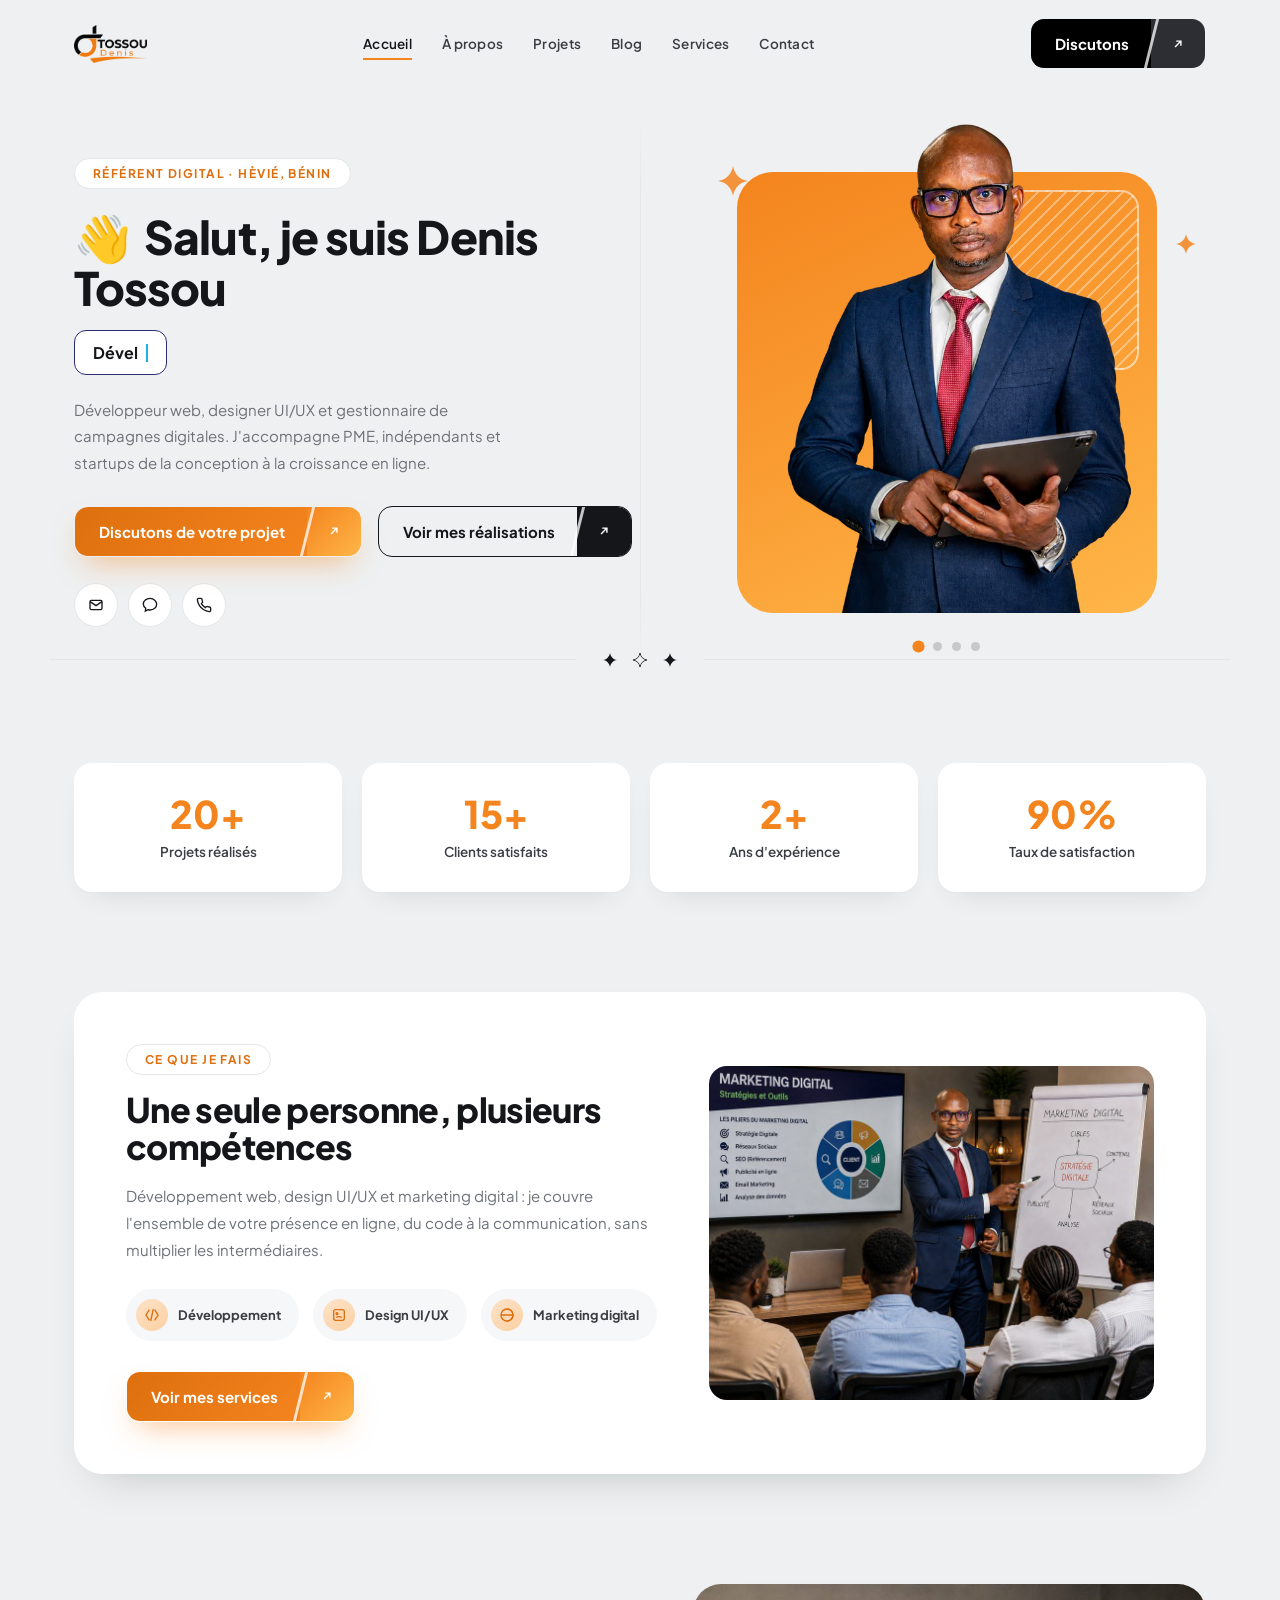
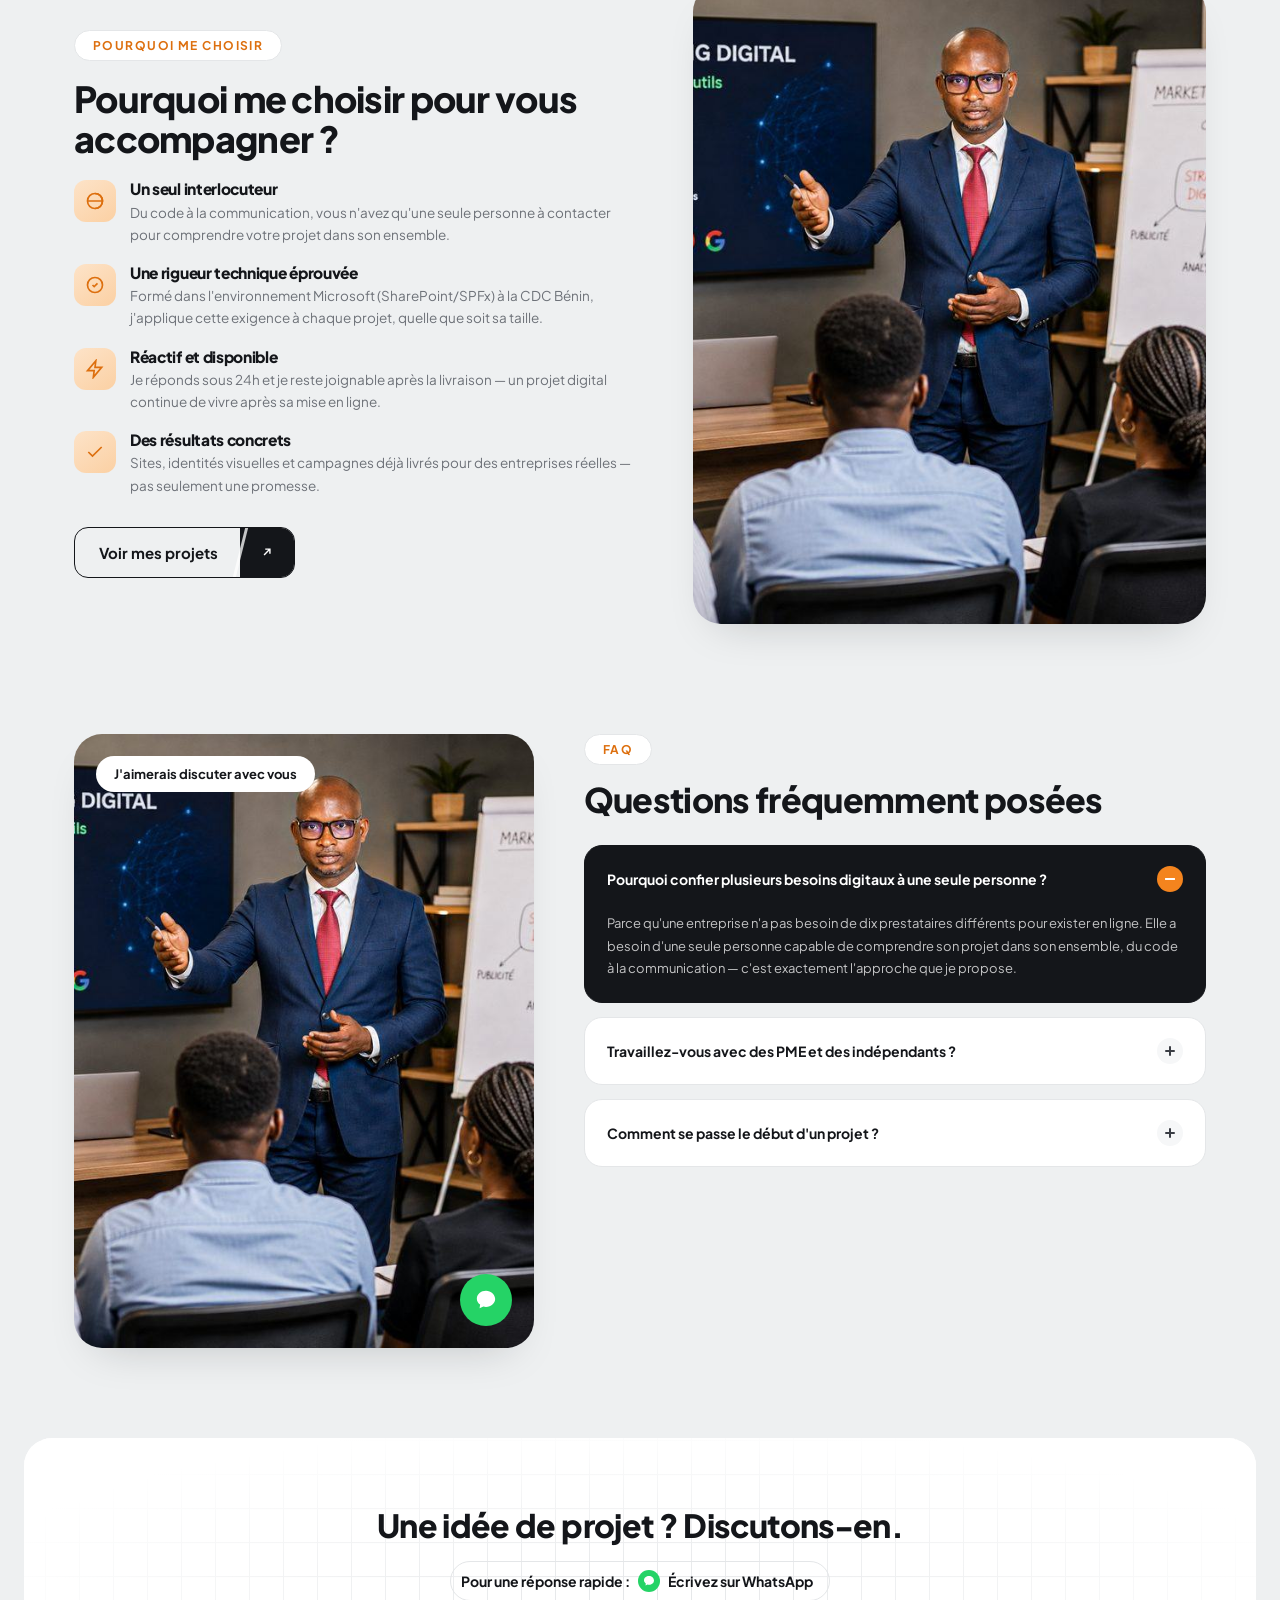
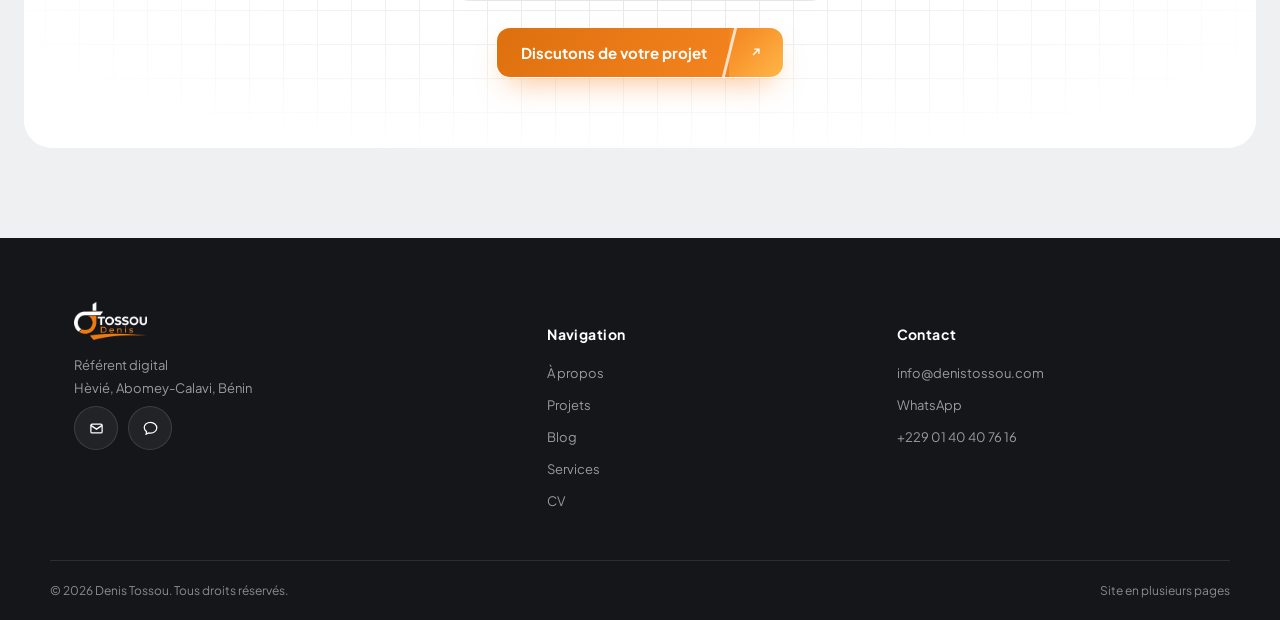
<file: index.html>
<!DOCTYPE html>
<html lang="fr">
<head>
<meta charset="UTF-8">
<meta name="viewport" content="width=device-width, initial-scale=1.0">
<title>Denis Tossou | Développeur web &amp; designer au Bénin</title>
<meta name="description" content="Référent digital à Abomey-Calavi (Bénin) : création de sites web, design graphique, UI/UX et marketing digital pour PME, indépendants et startups.">
<meta name="author" content="Denis Tossou">
<meta name="robots" content="index, follow, max-image-preview:large, max-snippet:-1, max-video-preview:-1">
<link rel="canonical" href="https://denistossou.com/">
<meta name="theme-color" content="#ffffff">
<link rel="icon" href="/assets/img/favicon.png" type="image/png">
<link rel="apple-touch-icon" href="/assets/img/apple-touch-icon.png">
<meta property="og:locale" content="fr_FR">
<meta property="og:type" content="website">
<meta property="og:site_name" content="Denis Tossou">
<meta property="og:title" content="Denis Tossou | Développeur web &amp; designer au Bénin">
<meta property="og:description" content="Référent digital à Abomey-Calavi (Bénin) : création de sites web, design graphique, UI/UX et marketing digital pour PME, indépendants et startups.">
<meta property="og:url" content="https://denistossou.com/">
<meta property="og:image" content="https://denistossou.com/assets/img/og-image.jpg">
<meta property="og:image:width" content="1200">
<meta property="og:image:height" content="630">
<meta property="og:image:alt" content="Denis Tossou — Référent digital au Bénin">
<meta name="twitter:card" content="summary_large_image">
<meta name="twitter:title" content="Denis Tossou | Développeur web &amp; designer au Bénin">
<meta name="twitter:description" content="Référent digital à Abomey-Calavi (Bénin) : création de sites web, design graphique, UI/UX et marketing digital pour PME, indépendants et startups.">
<meta name="twitter:image" content="https://denistossou.com/assets/img/og-image.jpg">
<link rel="preconnect" href="https://fonts.googleapis.com">
<link rel="preconnect" href="https://fonts.gstatic.com" crossorigin>
<link href="https://fonts.googleapis.com/css2?family=Plus+Jakarta+Sans:ital,wght@0,400;0,600;0,700;0,800;1,400&display=swap" rel="stylesheet">
<link rel="stylesheet" href="/css/style.css">
<link rel="preload" as="image" href="/assets/img/denis-hero.webp" fetchpriority="high">
<script type="application/ld+json">{"@context":"https://schema.org","@graph":[{"@type":"Person","@id":"https://denistossou.com/#person","name":"Denis Tossou","url":"https://denistossou.com/","jobTitle":"Référent digital","description":"Référent digital au Bénin : développement web, design graphique, UI/UX, marketing digital et Microsoft 365.","image":"https://denistossou.com/assets/img/denis-hero.webp","email":"mailto:info@denistossou.com","telephone":"+229 01 40 40 76 16","address":{"@type":"PostalAddress","addressLocality":"Hèvié, Abomey-Calavi","addressCountry":"BJ"},"knowsAbout":["Développement web","Design graphique","UI/UX design","Marketing digital","Community management","WordPress","SharePoint","SPFx","Microsoft 365","Power Automate"]},{"@type":"WebSite","@id":"https://denistossou.com/#website","url":"https://denistossou.com/","name":"Denis Tossou — Référent digital","inLanguage":"fr-FR","publisher":{"@id":"https://denistossou.com/#person"}},{"@type":"ProfessionalService","@id":"https://denistossou.com/#business","name":"Denis Tossou — Référent digital","url":"https://denistossou.com/","image":"https://denistossou.com/assets/img/og-image.jpg","email":"info@denistossou.com","telephone":"+229 01 40 40 76 16","address":{"@type":"PostalAddress","addressLocality":"Hèvié, Abomey-Calavi","addressCountry":"BJ"},"areaServed":{"@type":"Country","name":"Bénin"},"founder":{"@id":"https://denistossou.com/#person"},"description":"Référent digital à Abomey-Calavi (Bénin) : création de sites web, design graphique, UI/UX et marketing digital pour PME, indépendants et startups."},{"@type":"WebPage","@id":"https://denistossou.com/#webpage","url":"https://denistossou.com/","name":"Denis Tossou | Développeur web & designer au Bénin","description":"Référent digital à Abomey-Calavi (Bénin) : création de sites web, design graphique, UI/UX et marketing digital pour PME, indépendants et startups.","inLanguage":"fr-FR","isPartOf":{"@id":"https://denistossou.com/#website"},"about":{"@id":"https://denistossou.com/#person"}}]}</script>
</head>
<body>

<header class="site-header" id="siteHeader">
  <div class="container header-inner">
    <a href="/" class="logo"><img src="/assets/img/logo-header.png" alt="Denis Tossou" class="logo-img" width="386" height="200"></a>
    <nav class="main-nav">
      <a href="/" class="active">Accueil</a>
      <a href="/a-propos">À propos</a>
      <a href="/projets">Projets</a>
      <a href="/blog/">Blog</a>
      <a href="/services">Services</a>
      <a href="/contact">Contact</a>
    </nav>
    <div class="header-cta">
      <a href="/contact" class="btn btn-dark">
        <span class="btn-label">Discutons</span>
        <span class="btn-arrow"><svg width="14" height="14" viewBox="0 0 24 24" fill="none" stroke="currentColor" stroke-width="2.4"><path d="M7 17 17 7M9 7h8v8"/></svg></span>
      </a>
      <button class="burger" id="burgerBtn" aria-label="Ouvrir le menu" aria-expanded="false"><span></span><span></span><span></span></button>
    </div>
  </div>
  <div class="mobile-nav">
    <a href="/">Accueil</a>
    <a href="/a-propos">À propos</a>
    <a href="/projets">Projets</a>
    <a href="/blog/">Blog</a>
    <a href="/services">Services</a>
    <a href="/contact">Contact</a>
  </div>
</header>
<main>

<section class="hero" id="accueil">
  <div class="container hero-grid">
    <div class="hero-copy reveal in">
      <h1><span class="eyebrow">Référent digital · Hèvié, Bénin</span>
        <span class="h1-main"><span class="wave">👋</span>&nbsp; Salut, je suis Denis Tossou</span></h1>
      <div class="role-box"><span id="typedRole">Développeur web</span><span class="cursor"></span></div>
      <p class="lead">Développeur web, designer UI/UX et gestionnaire de campagnes digitales. J'accompagne PME, indépendants et startups de la conception à la croissance en ligne.</p>
      <div class="hero-actions">
        <a href="/contact" class="btn btn-primary">
          <span class="btn-label">Discutons de votre projet</span>
          <span class="btn-arrow"><svg width="14" height="14" viewBox="0 0 24 24" fill="none" stroke="currentColor" stroke-width="2.4"><path d="M7 17 17 7M9 7h8v8"/></svg></span>
        </a>
        <a href="/projets" class="btn btn-outline">
          <span class="btn-label">Voir mes réalisations</span>
          <span class="btn-arrow"><svg width="14" height="14" viewBox="0 0 24 24" fill="none" stroke="currentColor" stroke-width="2.4"><path d="M7 17 17 7M9 7h8v8"/></svg></span>
        </a>
      </div>
      <div class="social-row">
        <a href="mailto:info@denistossou.com" class="icon-chip" aria-label="Email"><svg width="16" height="16" viewBox="0 0 24 24" fill="none" stroke="currentColor" stroke-width="2"><rect x="3" y="5" width="18" height="14" rx="2"/><path d="m3 7 9 6 9-6"/></svg></a>
        <a href="https://wa.me/2290166659250" class="icon-chip" aria-label="WhatsApp" target="_blank" rel="noopener"><svg width="16" height="16" viewBox="0 0 24 24" fill="none" stroke="currentColor" stroke-width="2"><path d="M12 2C6.5 2 2 5.8 2 10.5c0 2.6 1.4 4.9 3.6 6.5L5 21l4.1-1.9c.9.2 1.9.4 2.9.4 5.5 0 10-3.8 10-8.5S17.5 2 12 2Z"/></svg></a>
        <a href="tel:+2290140407616" class="icon-chip" aria-label="Appeler"><svg width="16" height="16" viewBox="0 0 24 24" fill="none" stroke="currentColor" stroke-width="2"><path d="M22 16.9v3a2 2 0 0 1-2.2 2 19.8 19.8 0 0 1-8.6-3.1 19.5 19.5 0 0 1-6-6A19.8 19.8 0 0 1 2.1 4.2 2 2 0 0 1 4.1 2h3a2 2 0 0 1 2 1.7c.1 1 .3 2 .7 2.9a2 2 0 0 1-.4 2.1L8.1 9.9a16 16 0 0 0 6 6l1.2-1.2a2 2 0 0 1 2.1-.4c.9.4 1.9.6 2.9.7a2 2 0 0 1 1.7 2Z"/></svg></a>
      </div>
    </div>
    <div class="hero-visual reveal reveal-delay-1 in">
      <div class="spark s1 float"><svg width="30" height="30" viewBox="0 0 24 24" fill="currentColor"><path d="M12 0c1 6 5 11 12 12-7 1-11 6-12 12-1-6-5-11-12-12C7 11 11 6 12 0Z"/></svg></div>
      <div class="hero-blob">
        <div class="hero-blob-panel"></div>
        <div class="hero-carousel">
          <div class="hero-slide cutout active">
            <img src="/assets/img/denis-hero.webp" alt="Denis Tossou, référent digital, avec sa tablette" width="599" height="900" fetchpriority="high">
          </div>
          <div class="hero-slide framed">
            <img src="/assets/img/denis-about-2.jpg" alt="Denis Tossou à son poste de travail" width="600" height="800" loading="lazy" decoding="async">
          </div>
          <div class="hero-slide cutout">
            <img src="/assets/img/denis-contact.webp" alt="Denis Tossou avec sa tablette" width="599" height="900" loading="lazy" decoding="async">
          </div>
          <div class="hero-slide code-slide">
            <div class="code-window">
              <div class="code-topbar"><span class="code-dot r"></span><span class="code-dot y"></span><span class="code-dot g"></span></div>
              <div class="code-body" id="codeBody"></div>
            </div>
          </div>
        </div>
        <div class="hero-dots">
          <button class="active" aria-label="Photo 1"></button>
          <button aria-label="Photo 2"></button>
          <button aria-label="Photo 3"></button>
          <button aria-label="Code"></button>
        </div>
      </div>
      <div class="spark s2"><svg width="20" height="20" viewBox="0 0 24 24" fill="currentColor"><path d="M12 0c1 6 5 11 12 12-7 1-11 6-12 12-1-6-5-11-12-12C7 11 11 6 12 0Z"/></svg></div>
    </div>
  </div>
  <div class="container divider-strip">
    <div class="dots">
      <svg width="14" height="14" viewBox="0 0 24 24" fill="var(--ink)"><path d="M12 0c1 6 5 11 12 12-7 1-11 6-12 12-1-6-5-11-12-12C7 11 11 6 12 0Z"/></svg>
      <svg width="14" height="14" viewBox="0 0 24 24" fill="none" stroke="var(--ink)" stroke-width="1.4"><path d="M12 0c1 6 5 11 12 12-7 1-11 6-12 12-1-6-5-11-12-12C7 11 11 6 12 0Z"/></svg>
      <svg width="14" height="14" viewBox="0 0 24 24" fill="var(--ink)"><path d="M12 0c1 6 5 11 12 12-7 1-11 6-12 12-1-6-5-11-12-12C7 11 11 6 12 0Z"/></svg>
    </div>
  </div>
</section>

<section class="stats">
  <div class="container">
    <div class="stats-row">
      <div class="stat-block reveal in"><span class="num" data-count="20" data-suffix="+">0</span><div class="label">Projets réalisés</div></div>
      <div class="stat-block reveal reveal-delay-1 in"><span class="num" data-count="15" data-suffix="+">0</span><div class="label">Clients satisfaits</div></div>
      <div class="stat-block reveal reveal-delay-2 in"><span class="num" data-count="2" data-suffix="+">0</span><div class="label">Ans d'expérience</div></div>
      <div class="stat-block reveal reveal-delay-3 in"><span class="num" data-count="90" data-suffix="%">0</span><div class="label">Taux de satisfaction</div></div>
    </div>
  </div>
</section>

<section class="services-summary" id="services">
  <div class="container">
    <div class="summary-card reveal in">
      <div class="summary-copy">
        <span class="eyebrow">Ce que je fais</span>
        <h2 style="margin-top:16px;">Une seule personne, plusieurs compétences</h2>
        <p>Développement web, design UI/UX et marketing digital : je couvre l'ensemble de votre présence en ligne, du code à la communication, sans multiplier les intermédiaires.</p>
        <div class="summary-badges">
          <div class="summary-badge"><span class="ic"><svg width="16" height="16" viewBox="0 0 24 24" fill="none" stroke="var(--orange-dark)" stroke-width="2"><path d="M8 4 3 12l5 8M16 4l5 8-5 8M14 3l-4 18"/></svg></span>Développement</div>
          <div class="summary-badge"><span class="ic"><svg width="16" height="16" viewBox="0 0 24 24" fill="none" stroke="var(--orange-dark)" stroke-width="2"><rect x="4" y="4" width="16" height="16" rx="3"/><circle cx="9" cy="10" r="1.4" fill="var(--orange-dark)"/><path d="M8 16c1.5-2 6.5-2 8 0"/></svg></span>Design UI/UX</div>
          <div class="summary-badge"><span class="ic"><svg width="16" height="16" viewBox="0 0 24 24" fill="none" stroke="var(--orange-dark)" stroke-width="2"><circle cx="12" cy="12" r="9"/><path d="M12 3a9 9 0 0 1 0 18M3 12h18"/></svg></span>Marketing digital</div>
        </div>
        <a href="/services" class="btn btn-primary">
          <span class="btn-label">Voir mes services</span>
          <span class="btn-arrow"><svg width="14" height="14" viewBox="0 0 24 24" fill="none" stroke="currentColor" stroke-width="2.4"><path d="M7 17 17 7M9 7h8v8"/></svg></span>
        </a>
      </div>
      <div class="summary-visual"><img src="/assets/img/denis-about-1.jpg" alt="Denis Tossou en atelier marketing digital" width="900" height="720" loading="lazy" decoding="async"></div>
    </div>
  </div>
</section>

<section class="why">
  <div class="container why-grid">
    <div class="why-copy reveal in">
      <span class="eyebrow">Pourquoi me choisir</span>
      <h2>Pourquoi me choisir pour vous accompagner ?</h2>
      <div class="why-list">
        <div class="why-item">
          <span class="ic"><svg width="20" height="20" viewBox="0 0 24 24" fill="none" stroke="var(--orange-dark)" stroke-width="2"><circle cx="12" cy="12" r="9"/><path d="M12 3a9 9 0 0 1 0 18M3 12h18"/></svg></span>
          <div><h4>Un seul interlocuteur</h4><p>Du code à la communication, vous n'avez qu'une seule personne à contacter pour comprendre votre projet dans son ensemble.</p></div>
        </div>
        <div class="why-item">
          <span class="ic"><svg width="20" height="20" viewBox="0 0 24 24" fill="none" stroke="var(--orange-dark)" stroke-width="2"><path d="M9 12l2 2 4-4"/><circle cx="12" cy="12" r="9"/></svg></span>
          <div><h4>Une rigueur technique éprouvée</h4><p>Formé dans l'environnement Microsoft (SharePoint/SPFx) à la CDC Bénin, j'applique cette exigence à chaque projet, quelle que soit sa taille.</p></div>
        </div>
        <div class="why-item">
          <span class="ic"><svg width="20" height="20" viewBox="0 0 24 24" fill="none" stroke="var(--orange-dark)" stroke-width="2"><path d="M13 2 3 14h8l-1 8 10-12h-8z"/></svg></span>
          <div><h4>Réactif et disponible</h4><p>Je réponds sous 24h et je reste joignable après la livraison — un projet digital continue de vivre après sa mise en ligne.</p></div>
        </div>
        <div class="why-item">
          <span class="ic"><svg width="20" height="20" viewBox="0 0 24 24" fill="none" stroke="var(--orange-dark)" stroke-width="2"><path d="M4 12l5 5L20 6"/></svg></span>
          <div><h4>Des résultats concrets</h4><p>Sites, identités visuelles et campagnes déjà livrés pour des entreprises réelles — pas seulement une promesse.</p></div>
        </div>
      </div>
      <a href="/projets" class="btn btn-outline">
        <span class="btn-label">Voir mes projets</span>
        <span class="btn-arrow"><svg width="14" height="14" viewBox="0 0 24 24" fill="none" stroke="currentColor" stroke-width="2.4"><path d="M7 17 17 7M9 7h8v8"/></svg></span>
      </a>
    </div>
    <div class="why-visual reveal reveal-delay-1 in"><img src="/assets/img/denis-faq.jpg" alt="Denis Tossou animant une présentation marketing digital" width="900" height="720" loading="lazy" decoding="async"></div>
  </div>
</section>

<section class="faq">
  <div class="container faq-grid">
    <div class="faq-visual reveal in">
      <img src="/assets/img/denis-faq.jpg" alt="Denis Tossou animant une présentation marketing digital" width="900" height="720" loading="lazy" decoding="async">
      <div class="chat-bubble">J'aimerais discuter avec vous</div>
      <a href="https://wa.me/2290166659250" target="_blank" rel="noopener" class="chat-fab" aria-label="Discuter sur WhatsApp"><svg width="22" height="22" viewBox="0 0 24 24" fill="#fff"><path d="M12 2C6.5 2 2 5.8 2 10.5c0 2.6 1.4 4.9 3.6 6.5L5 21l4.1-1.9c.9.2 1.9.4 2.9.4 5.5 0 10-3.8 10-8.5S17.5 2 12 2Z"/></svg></a>
    </div>
    <div class="reveal reveal-delay-1 in">
      <span class="eyebrow">FAQ</span>
      <h2 style="font-size:clamp(24px,3.4vw,34px);margin:16px 0 26px;">Questions fréquemment posées</h2>
      <div class="faq-items">
        <div class="faq-item open">
          <button class="faq-q">Pourquoi confier plusieurs besoins digitaux à une seule personne ?<span class="plus"></span></button>
          <div class="faq-a" style="max-height:220px;"><p>Parce qu'une entreprise n'a pas besoin de dix prestataires différents pour exister en ligne. Elle a besoin d'une seule personne capable de comprendre son projet dans son ensemble, du code à la communication — c'est exactement l'approche que je propose.</p></div>
        </div>
        <div class="faq-item">
          <button class="faq-q">Travaillez-vous avec des PME et des indépendants ?<span class="plus"></span></button>
          <div class="faq-a"><p>Oui. Je travaille avec des PME, des indépendants et des startups qui veulent une présence digitale cohérente — pas seulement un site qui existe, mais un site qui travaille vraiment pour eux.</p></div>
        </div>
        <div class="faq-item">
          <button class="faq-q">Comment se passe le début d'un projet ?<span class="plus"></span></button>
          <div class="faq-a"><p>On commence par un échange pour comprendre votre projet, vos objectifs et vos contraintes réelles. Je vous propose ensuite une solution claire — périmètre, délais, tarif — avant de démarrer quoi que ce soit.</p></div>
        </div>
      </div>
    </div>
  </div>
</section>

<section class="cta-banner reveal in">
  <div class="inner">
    <h2>Une idée de projet ? Discutons-en.</h2>
    <a href="https://wa.me/2290166659250" class="chat-link" target="_blank" rel="noopener">Pour une réponse rapide : <span class="ic"><svg width="12" height="12" viewBox="0 0 24 24" fill="#fff"><path d="M12 2C6.5 2 2 5.8 2 10.5c0 2.6 1.4 4.9 3.6 6.5L5 21l4.1-1.9c.9.2 1.9.4 2.9.4 5.5 0 10-3.8 10-8.5S17.5 2 12 2Z"/></svg></span> Écrivez sur WhatsApp</a>
    <div class="row"><a href="/contact" class="btn btn-primary"><span class="btn-label">Discutons de votre projet</span><span class="btn-arrow"><svg width="14" height="14" viewBox="0 0 24 24" fill="none" stroke="currentColor" stroke-width="2.4"><path d="M7 17 17 7M9 7h8v8"/></svg></span></a></div>
  </div>
</section>

</main>

<footer class="site-footer">
  <div class="container footer-grid">
    <div class="footer-brand">
      <a href="/" class="logo"><img src="/assets/img/logo-footer.png" alt="Denis Tossou" class="logo-img footer-logo" width="386" height="200" loading="lazy" decoding="async"></a>
      <p>Référent digital<br>Hèvié, Abomey-Calavi, Bénin</p>
      <div class="footer-social">
        <a href="mailto:info@denistossou.com" class="icon-chip" aria-label="Email"><svg width="15" height="15" viewBox="0 0 24 24" fill="none" stroke="currentColor" stroke-width="2"><rect x="3" y="5" width="18" height="14" rx="2"/><path d="m3 7 9 6 9-6"/></svg></a>
        <a href="https://wa.me/2290166659250" class="icon-chip" aria-label="WhatsApp" target="_blank" rel="noopener"><svg width="15" height="15" viewBox="0 0 24 24" fill="none" stroke="currentColor" stroke-width="2"><path d="M12 2C6.5 2 2 5.8 2 10.5c0 2.6 1.4 4.9 3.6 6.5L5 21l4.1-1.9c.9.2 1.9.4 2.9.4 5.5 0 10-3.8 10-8.5S17.5 2 12 2Z"/></svg></a>
      </div>
    </div>
    <div class="footer-col">
      <h5>Navigation</h5>
      <ul>
        <li><a href="/a-propos">À propos</a></li>
        <li><a href="/projets">Projets</a></li><li><a href="/blog/">Blog</a></li>
        <li><a href="/services">Services</a></li>
        <li><a href="/a-propos#cv">CV</a></li>
      </ul>
    </div>
    <div class="footer-col">
      <h5>Contact</h5>
      <ul>
        <li><a href="mailto:info@denistossou.com">info@denistossou.com</a></li>
        <li><a href="https://wa.me/2290166659250" target="_blank" rel="noopener">WhatsApp</a></li>
        <li><a href="tel:+2290140407616">+229 01 40 40 76 16</a></li>
      </ul>
    </div>
  </div>
  <div class="container footer-bottom">
    <span>© 2026 Denis Tossou. Tous droits réservés.</span>
    <span>Site en plusieurs pages</span>
  </div>
</footer>

<a href="https://wa.me/2290166659250" class="wa-float" id="waFloat" target="_blank" rel="noopener" aria-label="Discuter sur WhatsApp">
  <span class="wa-tooltip">Discuter sur WhatsApp</span>
  <svg viewBox="0 0 24 24" fill="#fff"><path d="M12 2C6.5 2 2 5.8 2 10.5c0 2.6 1.4 4.9 3.6 6.5L5 21l4.1-1.9c.9.2 1.9.4 2.9.4 5.5 0 10-3.8 10-8.5S17.5 2 12 2Z"/></svg>
</a>

<script src="/js/main.js"></script>
</body>
</html>
</file>
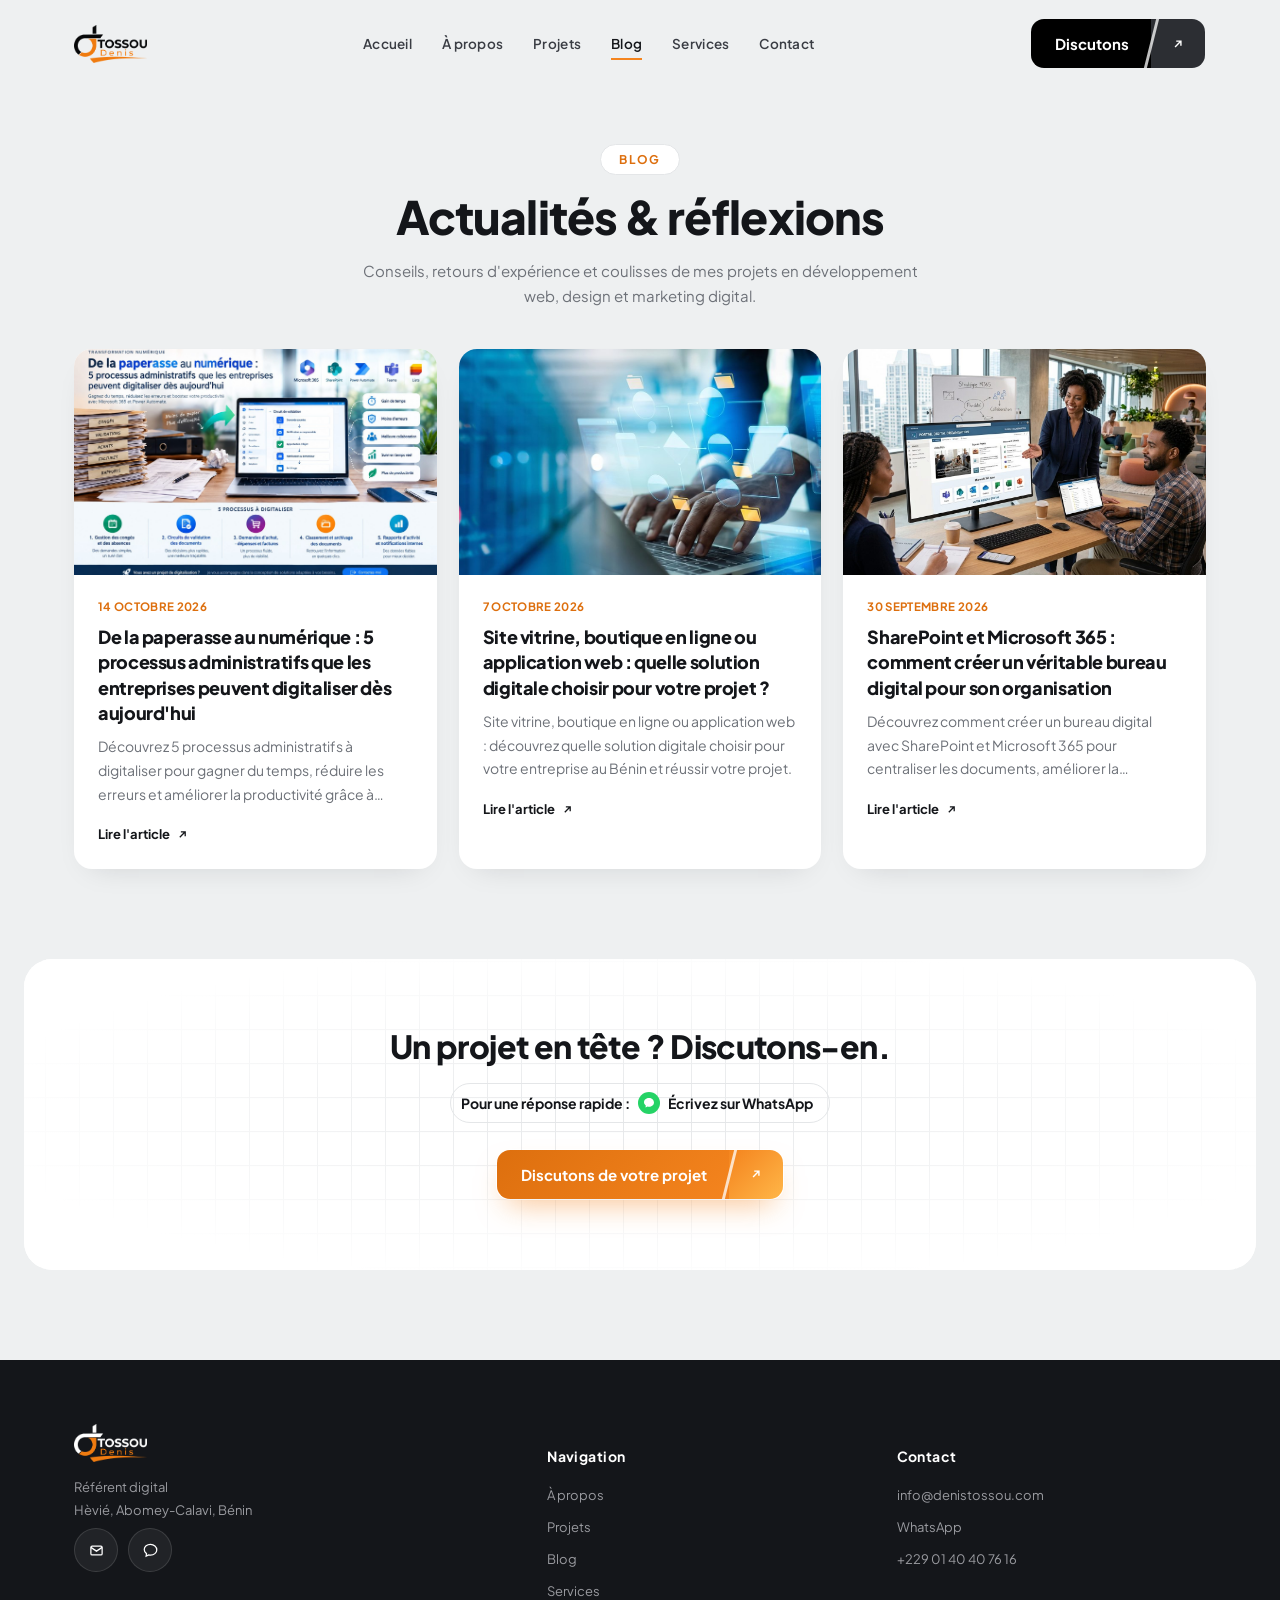
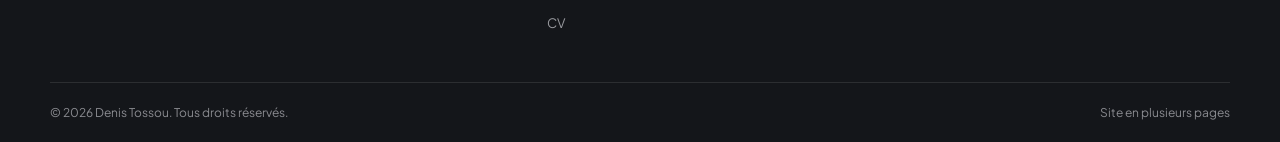
<file: blog/index.html>
<!DOCTYPE html>
<html lang="fr">
<head>
<meta charset="UTF-8">
<meta name="viewport" content="width=device-width, initial-scale=1.0">
<title>Blog : web, design et Microsoft 365 | Denis Tossou</title>
<meta name="description" content="Conseils pratiques sur la création de sites web, la digitalisation des processus, SharePoint et Microsoft 365, par Denis Tossou, référent digital au Bénin.">
<meta name="author" content="Denis Tossou">
<meta name="robots" content="index, follow, max-image-preview:large, max-snippet:-1, max-video-preview:-1">
<link rel="canonical" href="https://denistossou.com/blog/">
<meta name="theme-color" content="#ffffff">
<link rel="icon" href="/assets/img/favicon.png" type="image/png">
<link rel="apple-touch-icon" href="/assets/img/apple-touch-icon.png">
<meta property="og:locale" content="fr_FR">
<meta property="og:type" content="website">
<meta property="og:site_name" content="Denis Tossou">
<meta property="og:title" content="Blog : web, design et Microsoft 365 | Denis Tossou">
<meta property="og:description" content="Conseils pratiques sur la création de sites web, la digitalisation des processus, SharePoint et Microsoft 365, par Denis Tossou, référent digital au Bénin.">
<meta property="og:url" content="https://denistossou.com/blog/">
<meta property="og:image" content="https://denistossou.com/assets/img/og-image.jpg">
<meta property="og:image:width" content="1200">
<meta property="og:image:height" content="630">
<meta property="og:image:alt" content="Denis Tossou — Référent digital au Bénin">
<meta name="twitter:card" content="summary_large_image">
<meta name="twitter:title" content="Blog : web, design et Microsoft 365 | Denis Tossou">
<meta name="twitter:description" content="Conseils pratiques sur la création de sites web, la digitalisation des processus, SharePoint et Microsoft 365, par Denis Tossou, référent digital au Bénin.">
<meta name="twitter:image" content="https://denistossou.com/assets/img/og-image.jpg">
<link rel="preconnect" href="https://fonts.googleapis.com">
<link rel="preconnect" href="https://fonts.gstatic.com" crossorigin>
<link href="https://fonts.googleapis.com/css2?family=Plus+Jakarta+Sans:ital,wght@0,400;0,600;0,700;0,800;1,400&display=swap" rel="stylesheet">
<link rel="stylesheet" href="/css/style.css">
<script type="application/ld+json">{"@context":"https://schema.org","@graph":[{"@type":"Blog","@id":"https://denistossou.com/blog/#blog","url":"https://denistossou.com/blog/","name":"Blog de Denis Tossou","description":"Conseils pratiques sur la création de sites web, la digitalisation des processus, SharePoint et Microsoft 365, par Denis Tossou, référent digital au Bénin.","inLanguage":"fr-FR","author":{"@id":"https://denistossou.com/#person"},"publisher":{"@id":"https://denistossou.com/#person"}},{"@type":"BreadcrumbList","itemListElement":[{"@type":"ListItem","position":1,"name":"Accueil","item":"https://denistossou.com/"},{"@type":"ListItem","position":2,"name":"Blog","item":"https://denistossou.com/blog/"}]}]}</script>
</head>
<body>

<header class="site-header" id="siteHeader">
  <div class="container header-inner">
    <a href="/" class="logo"><img src="/assets/img/logo-header.png" alt="Denis Tossou" class="logo-img" width="386" height="200"></a>
    <nav class="main-nav">
      <a href="/">Accueil</a>
      <a href="/a-propos">À propos</a>
      <a href="/projets">Projets</a>
      <a href="/blog/" class="active">Blog</a>
      <a href="/services">Services</a>
      <a href="/contact">Contact</a>
    </nav>
    <div class="header-cta">
      <a href="/contact" class="btn btn-dark">
        <span class="btn-label">Discutons</span>
        <span class="btn-arrow"><svg width="14" height="14" viewBox="0 0 24 24" fill="none" stroke="currentColor" stroke-width="2.4"><path d="M7 17 17 7M9 7h8v8"/></svg></span>
      </a>
      <button class="burger" id="burgerBtn" aria-label="Ouvrir le menu" aria-expanded="false"><span></span><span></span><span></span></button>
    </div>
  </div>
  <div class="mobile-nav">
    <a href="/">Accueil</a>
    <a href="/a-propos">À propos</a>
    <a href="/projets">Projets</a>
    <a href="/blog/">Blog</a>
    <a href="/services">Services</a>
    <a href="/contact">Contact</a>
  </div>
</header>
<main>

<div class="page-hero reveal in">
  <div class="container">
    <span class="eyebrow">Blog</span>
    <h1>Actualités &amp; réflexions</h1>
    <p>Conseils, retours d'expérience et coulisses de mes projets en développement web, design et marketing digital.</p>
  </div>
</div>

<section class="blog-list">
  <div class="container">
    <div class="blog-grid" id="blogGrid" data-source="/data/blog.json">
      <!-- build:blog-cards -->
        <a href="/blog/digitalisation-processus-administratifs/" class="blog-card reveal " data-slug="digitalisation-processus-administratifs">
          <div class="thumb">
            <img src="/assets/img/uploads/blog-digitalisation-processus-administratifs.jpg" alt="De la paperasse au numérique : 5 processus administratifs que les entreprises peuvent digitaliser dès aujourd'hui" width="1536" height="1024" loading="lazy" decoding="async">
          </div>
          <div class="body">
            <time class="blog-date" datetime="2026-10-14">14 octobre 2026</time>
            <h2 class="blog-card-title">De la paperasse au numérique : 5 processus administratifs que les entreprises peuvent digitaliser dès aujourd'hui</h2>
            <p class="summary">Découvrez 5 processus administratifs à digitaliser pour gagner du temps, réduire les erreurs et améliorer la productivité grâce à Microsoft 365 et Power Automate.</p>
            <span class="blog-readmore">Lire l'article
              <svg width="13" height="13" viewBox="0 0 24 24" fill="none" stroke="currentColor" stroke-width="2.4"><path d="M7 17 17 7M9 7h8v8"/></svg>
            </span>
          </div>
        </a>
        <a href="/blog/site-vitrine-boutique-en-ligne-application-web/" class="blog-card reveal reveal-delay-1" data-slug="site-vitrine-boutique-en-ligne-application-web">
          <div class="thumb">
            <img src="/assets/img/uploads/blog-site-vitrine-boutique-application-web.jpg" alt="Site vitrine, boutique en ligne ou application web : quelle solution digitale choisir pour votre projet ?" width="1600" height="533" loading="lazy" decoding="async">
          </div>
          <div class="body">
            <time class="blog-date" datetime="2026-10-07">7 octobre 2026</time>
            <h2 class="blog-card-title">Site vitrine, boutique en ligne ou application web : quelle solution digitale choisir pour votre projet ?</h2>
            <p class="summary">Site vitrine, boutique en ligne ou application web : découvrez quelle solution digitale choisir pour votre entreprise au Bénin et réussir votre projet.</p>
            <span class="blog-readmore">Lire l'article
              <svg width="13" height="13" viewBox="0 0 24 24" fill="none" stroke="currentColor" stroke-width="2.4"><path d="M7 17 17 7M9 7h8v8"/></svg>
            </span>
          </div>
        </a>
        <a href="/blog/sharepoint-microsoft-365-bureau-digital/" class="blog-card reveal reveal-delay-2" data-slug="sharepoint-microsoft-365-bureau-digital">
          <div class="thumb">
            <img src="/assets/img/uploads/blog-sharepoint-microsoft-365-bureau-digital.jpg" alt="SharePoint et Microsoft 365 : comment créer un véritable bureau digital pour son organisation" width="1408" height="768" loading="lazy" decoding="async">
          </div>
          <div class="body">
            <time class="blog-date" datetime="2026-09-30">30 septembre 2026</time>
            <h2 class="blog-card-title">SharePoint et Microsoft 365 : comment créer un véritable bureau digital pour son organisation</h2>
            <p class="summary">Découvrez comment créer un bureau digital avec SharePoint et Microsoft 365 pour centraliser les documents, améliorer la collaboration et automatiser les processus.</p>
            <span class="blog-readmore">Lire l'article
              <svg width="13" height="13" viewBox="0 0 24 24" fill="none" stroke="currentColor" stroke-width="2.4"><path d="M7 17 17 7M9 7h8v8"/></svg>
            </span>
          </div>
        </a>
      <!-- /build:blog-cards -->
    </div>
  </div>
</section>

<section class="cta-banner reveal in">
  <div class="inner">
    <h2>Un projet en tête ? Discutons-en.</h2>
    <a href="https://wa.me/2290166659250" class="chat-link" target="_blank" rel="noopener">Pour une réponse rapide : <span class="ic"><svg width="12" height="12" viewBox="0 0 24 24" fill="#fff"><path d="M12 2C6.5 2 2 5.8 2 10.5c0 2.6 1.4 4.9 3.6 6.5L5 21l4.1-1.9c.9.2 1.9.4 2.9.4 5.5 0 10-3.8 10-8.5S17.5 2 12 2Z"/></svg></span> Écrivez sur WhatsApp</a>
    <div class="row"><a href="/contact" class="btn btn-primary"><span class="btn-label">Discutons de votre projet</span><span class="btn-arrow"><svg width="14" height="14" viewBox="0 0 24 24" fill="none" stroke="currentColor" stroke-width="2.4"><path d="M7 17 17 7M9 7h8v8"/></svg></span></a></div>
  </div>
</section>

</main>

<footer class="site-footer">
  <div class="container footer-grid">
    <div class="footer-brand">
      <a href="/" class="logo"><img src="/assets/img/logo-footer.png" alt="Denis Tossou" class="logo-img footer-logo" width="386" height="200" loading="lazy" decoding="async"></a>
      <p>Référent digital<br>Hèvié, Abomey-Calavi, Bénin</p>
      <div class="footer-social">
        <a href="mailto:info@denistossou.com" class="icon-chip" aria-label="Email"><svg width="15" height="15" viewBox="0 0 24 24" fill="none" stroke="currentColor" stroke-width="2"><rect x="3" y="5" width="18" height="14" rx="2"/><path d="m3 7 9 6 9-6"/></svg></a>
        <a href="https://wa.me/2290166659250" class="icon-chip" aria-label="WhatsApp" target="_blank" rel="noopener"><svg width="15" height="15" viewBox="0 0 24 24" fill="none" stroke="currentColor" stroke-width="2"><path d="M12 2C6.5 2 2 5.8 2 10.5c0 2.6 1.4 4.9 3.6 6.5L5 21l4.1-1.9c.9.2 1.9.4 2.9.4 5.5 0 10-3.8 10-8.5S17.5 2 12 2Z"/></svg></a>
      </div>
    </div>
    <div class="footer-col">
      <h5>Navigation</h5>
      <ul><li><a href="/a-propos">À propos</a></li><li><a href="/projets">Projets</a></li><li><a href="/blog/">Blog</a></li><li><a href="/services">Services</a></li><li><a href="/a-propos#cv">CV</a></li></ul>
    </div>
    <div class="footer-col">
      <h5>Contact</h5>
      <ul><li><a href="mailto:info@denistossou.com">info@denistossou.com</a></li><li><a href="https://wa.me/2290166659250" target="_blank" rel="noopener">WhatsApp</a></li><li><a href="tel:+2290140407616">+229 01 40 40 76 16</a></li></ul>
    </div>
  </div>
  <div class="container footer-bottom">
    <span>© 2026 Denis Tossou. Tous droits réservés.</span>
    <span>Site en plusieurs pages</span>
  </div>
</footer>

<a href="https://wa.me/2290166659250" class="wa-float" id="waFloat" target="_blank" rel="noopener" aria-label="Discuter sur WhatsApp">
  <span class="wa-tooltip">Discuter sur WhatsApp</span>
  <svg viewBox="0 0 24 24" fill="#fff"><path d="M12 2C6.5 2 2 5.8 2 10.5c0 2.6 1.4 4.9 3.6 6.5L5 21l4.1-1.9c.9.2 1.9.4 2.9.4 5.5 0 10-3.8 10-8.5S17.5 2 12 2Z"/></svg>
</a>

<script src="/js/main.js"></script>
</body>
</html>
</file>
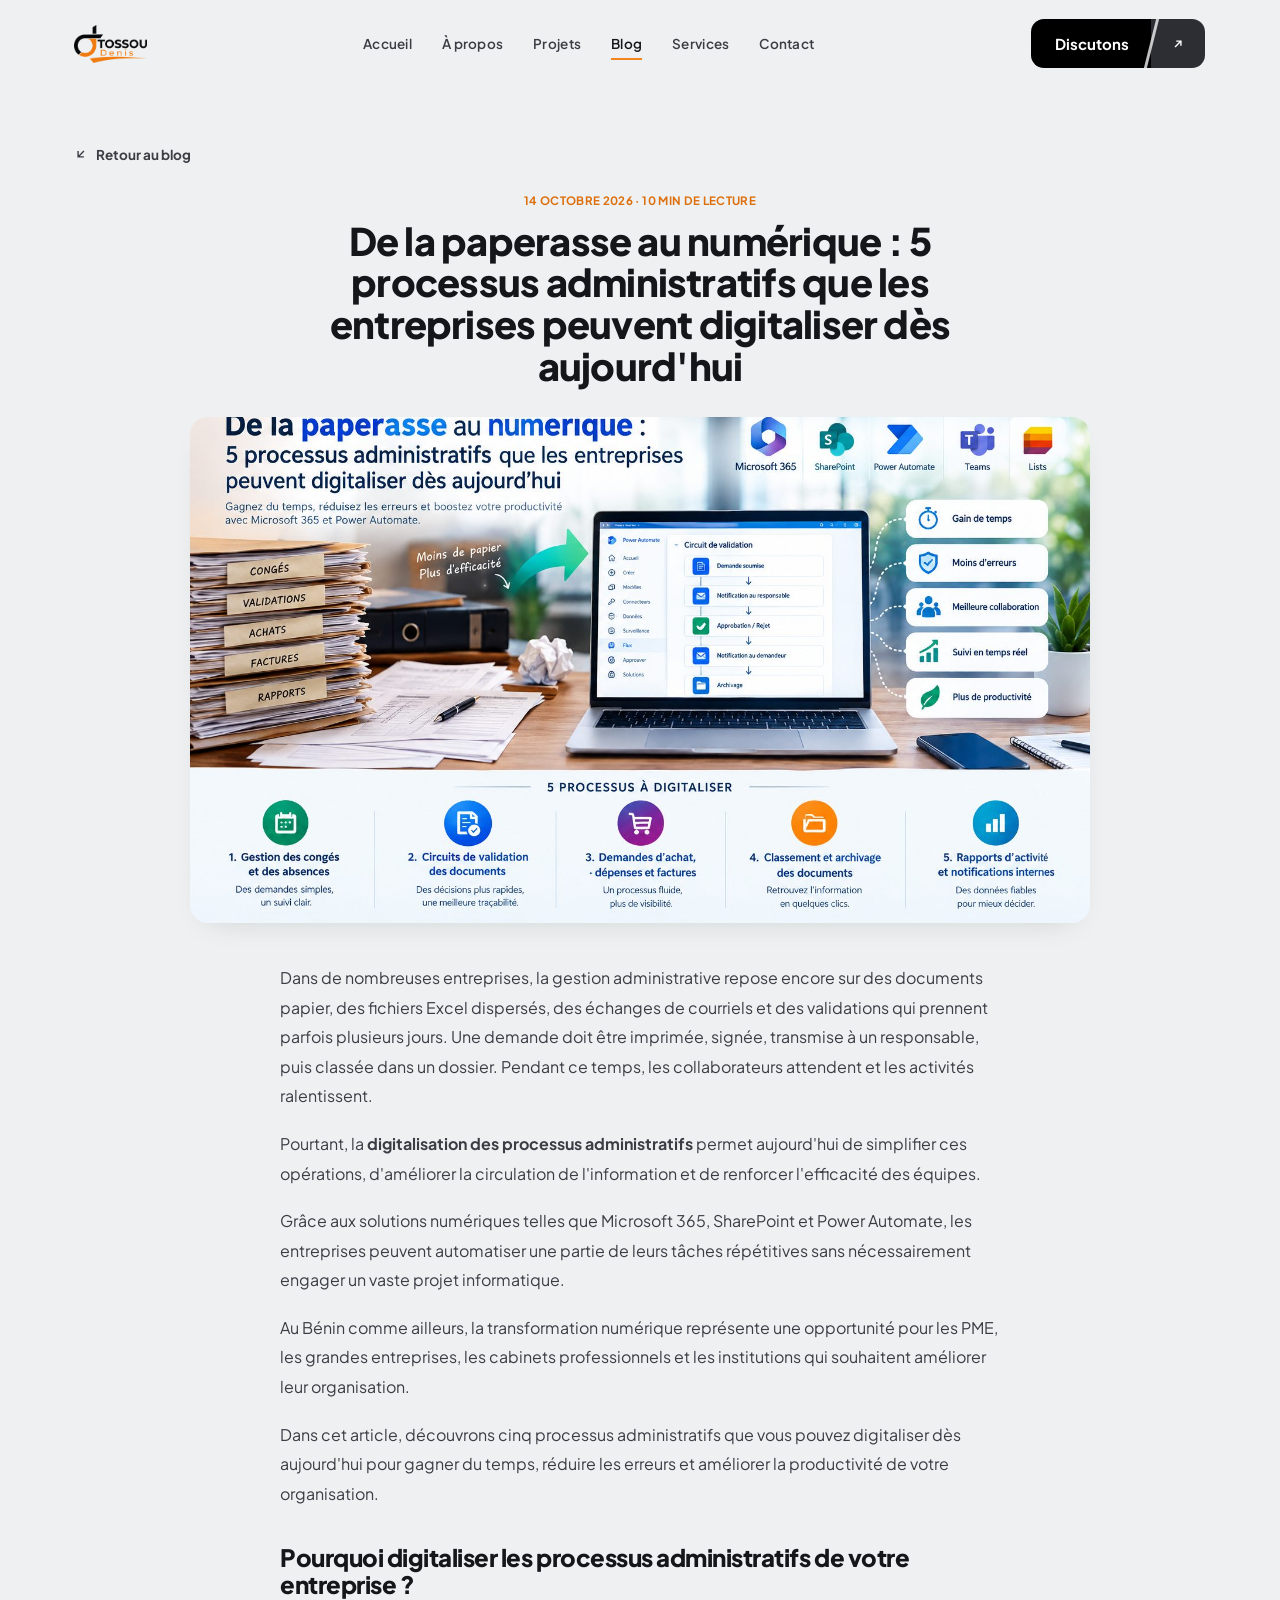
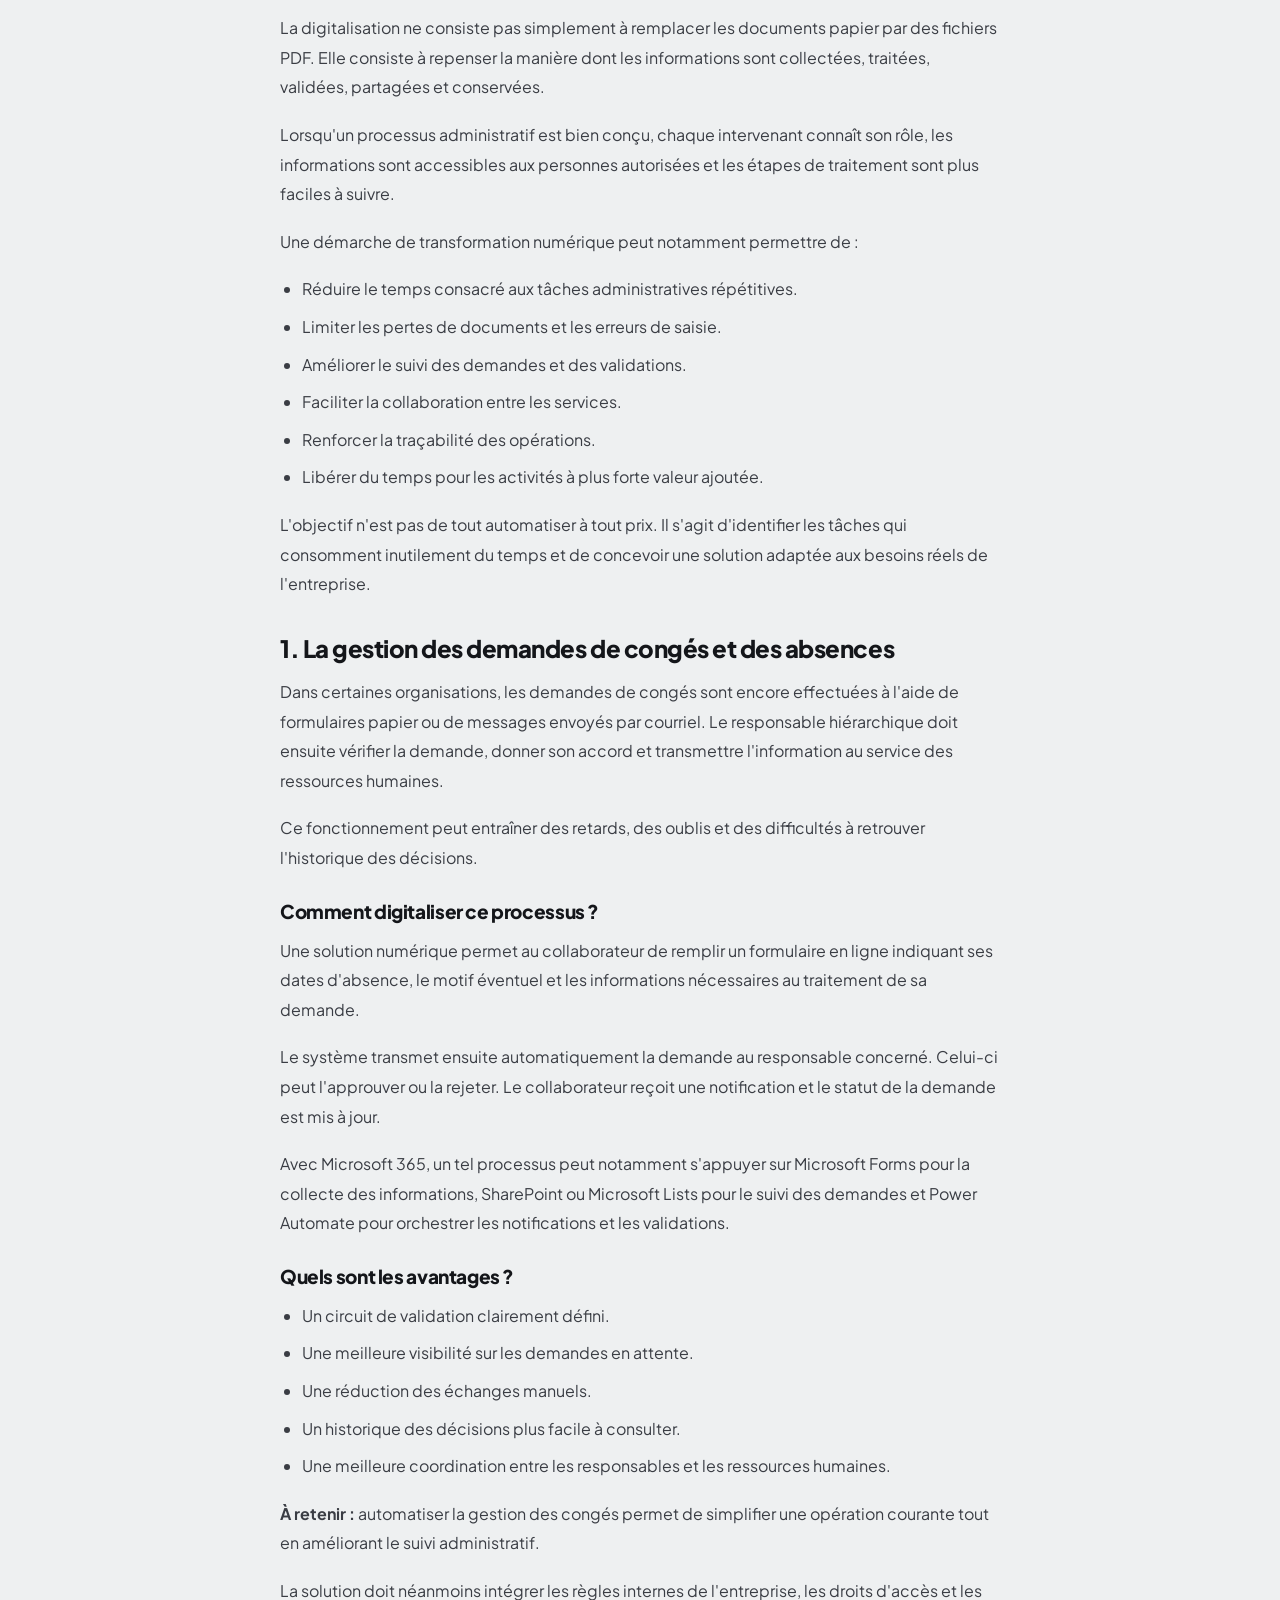
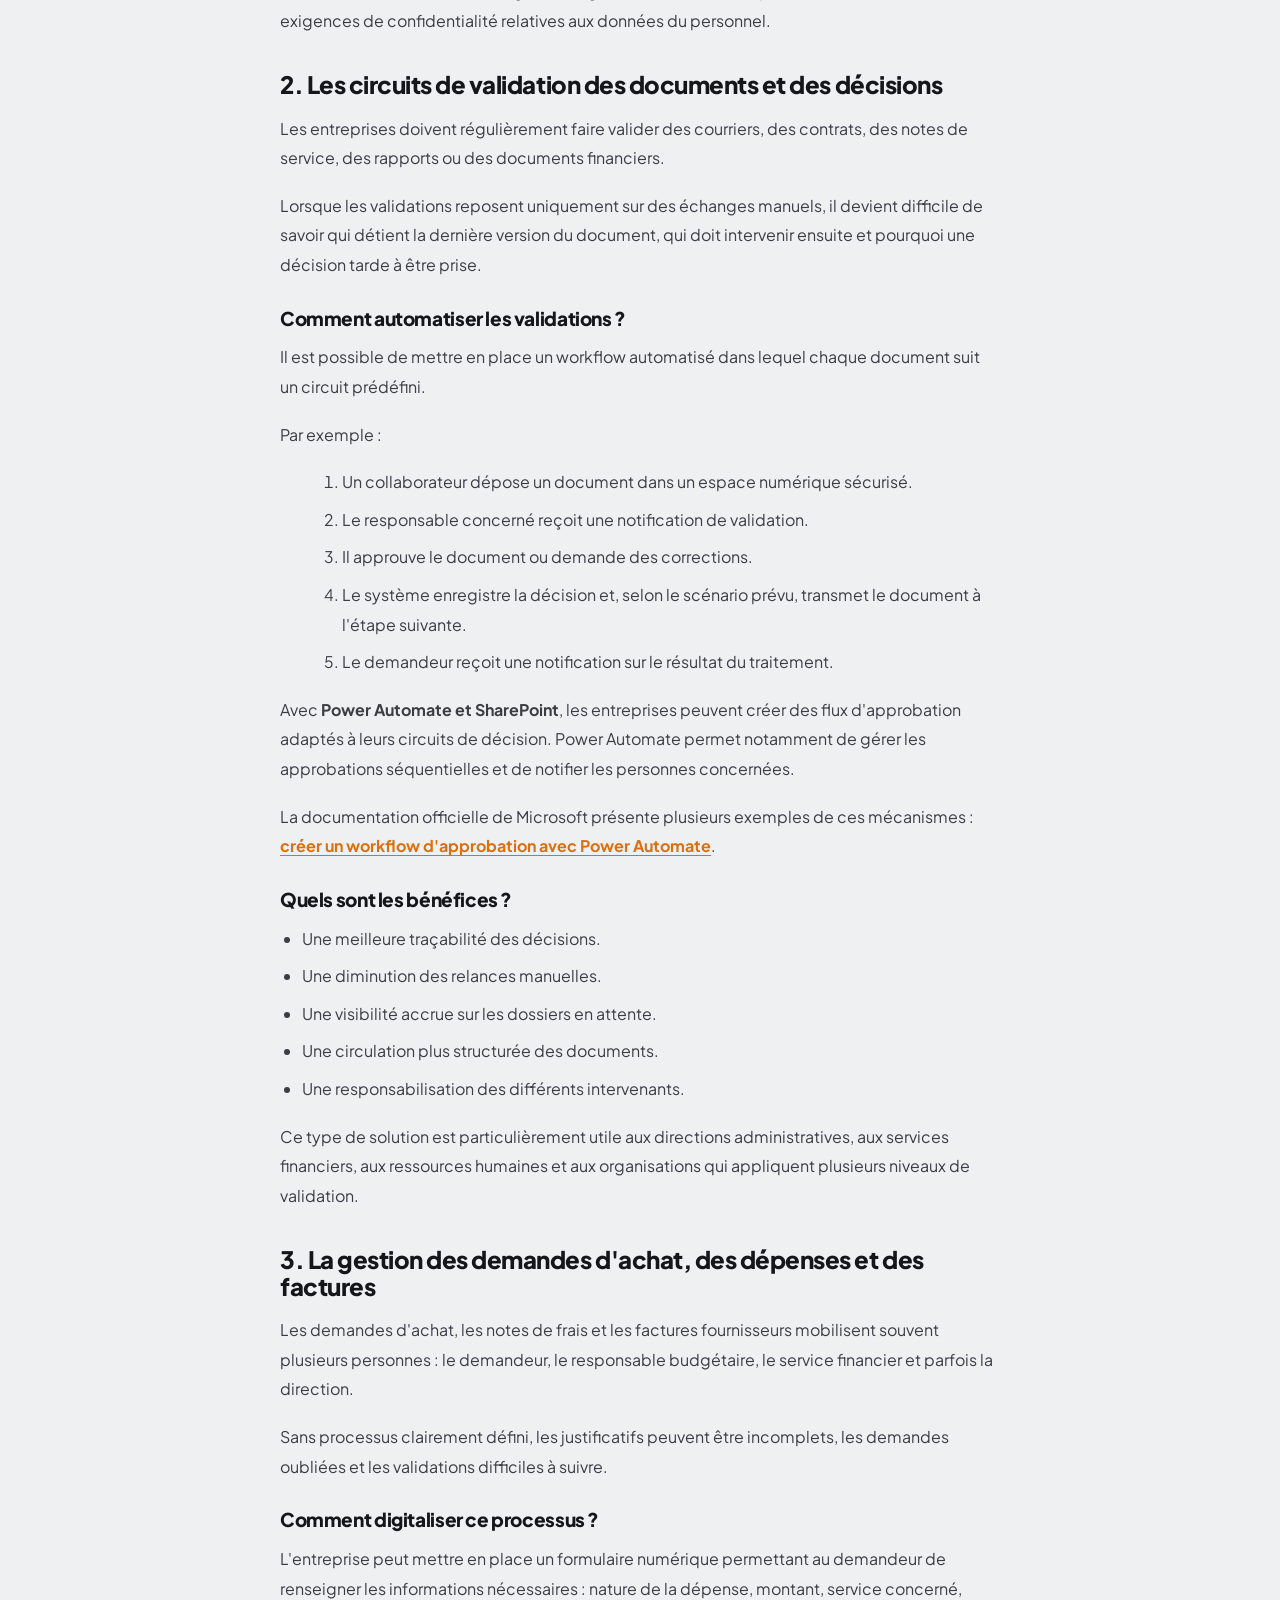
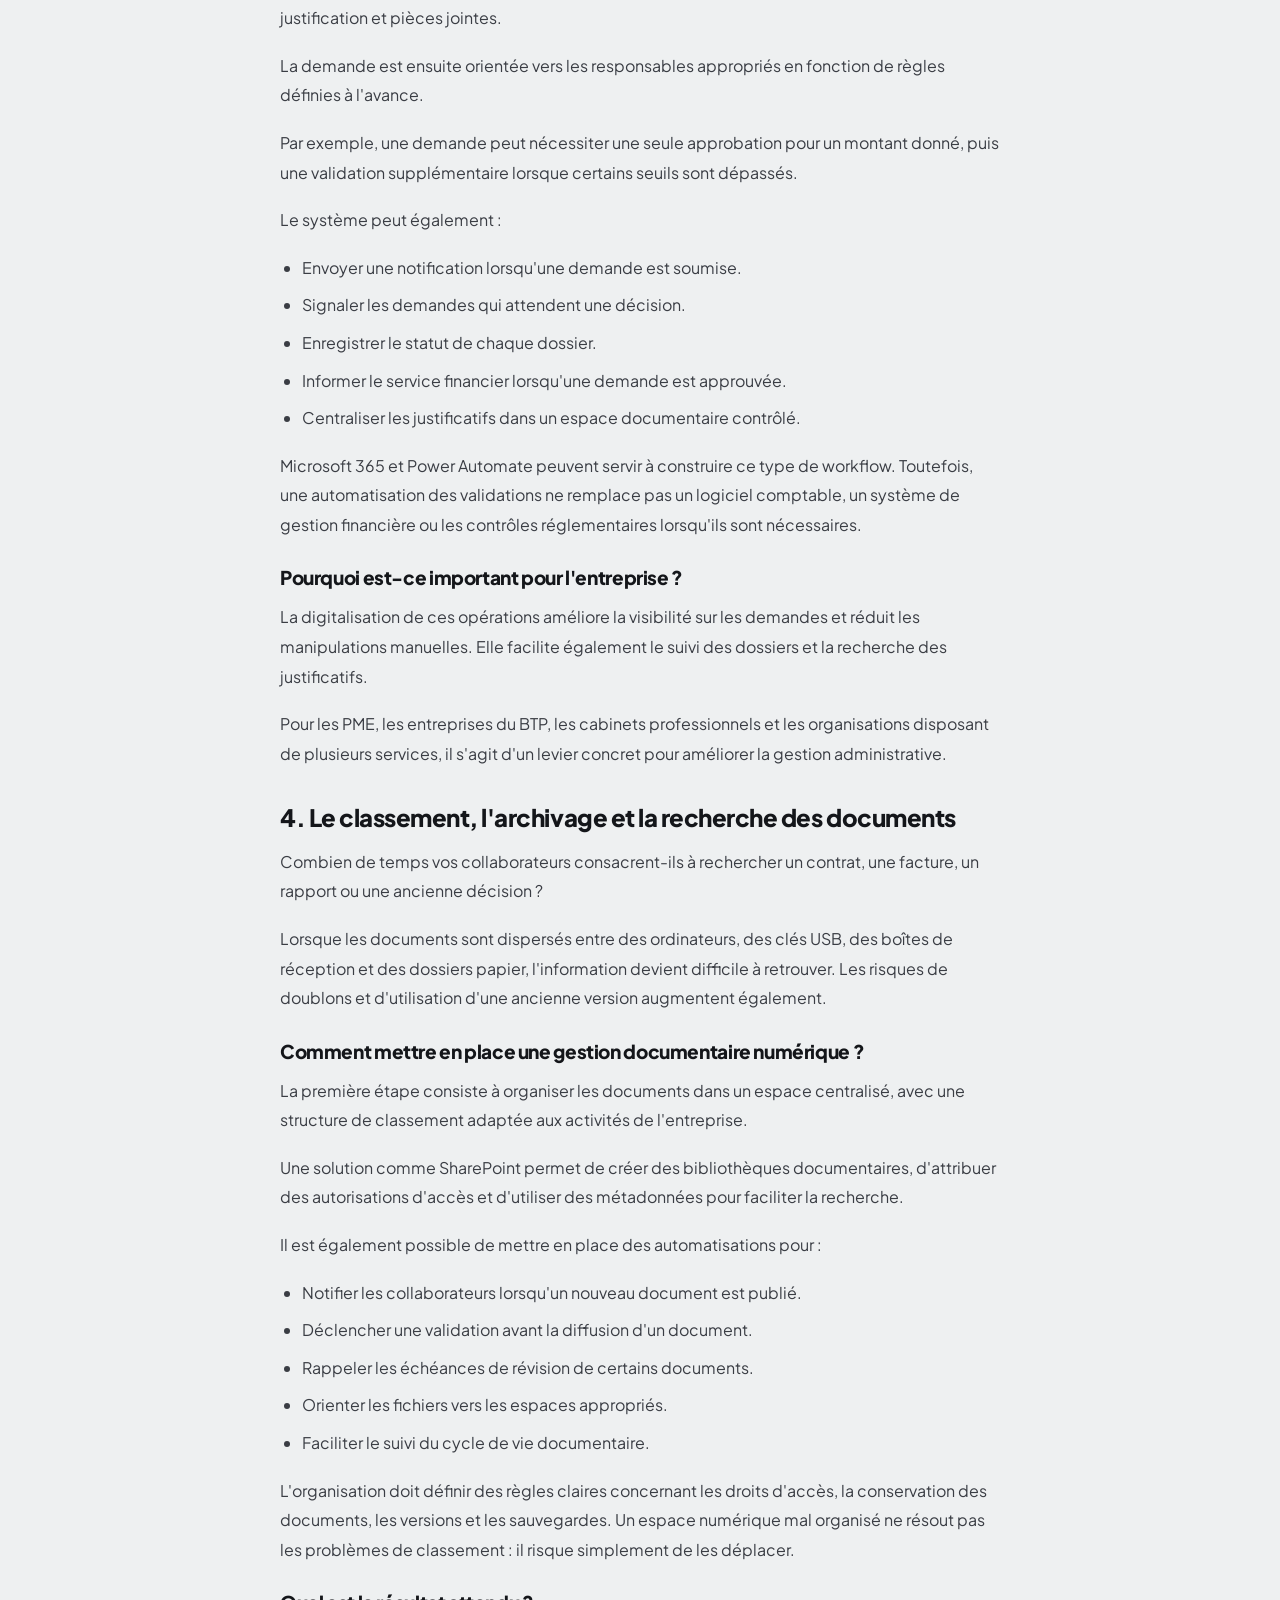
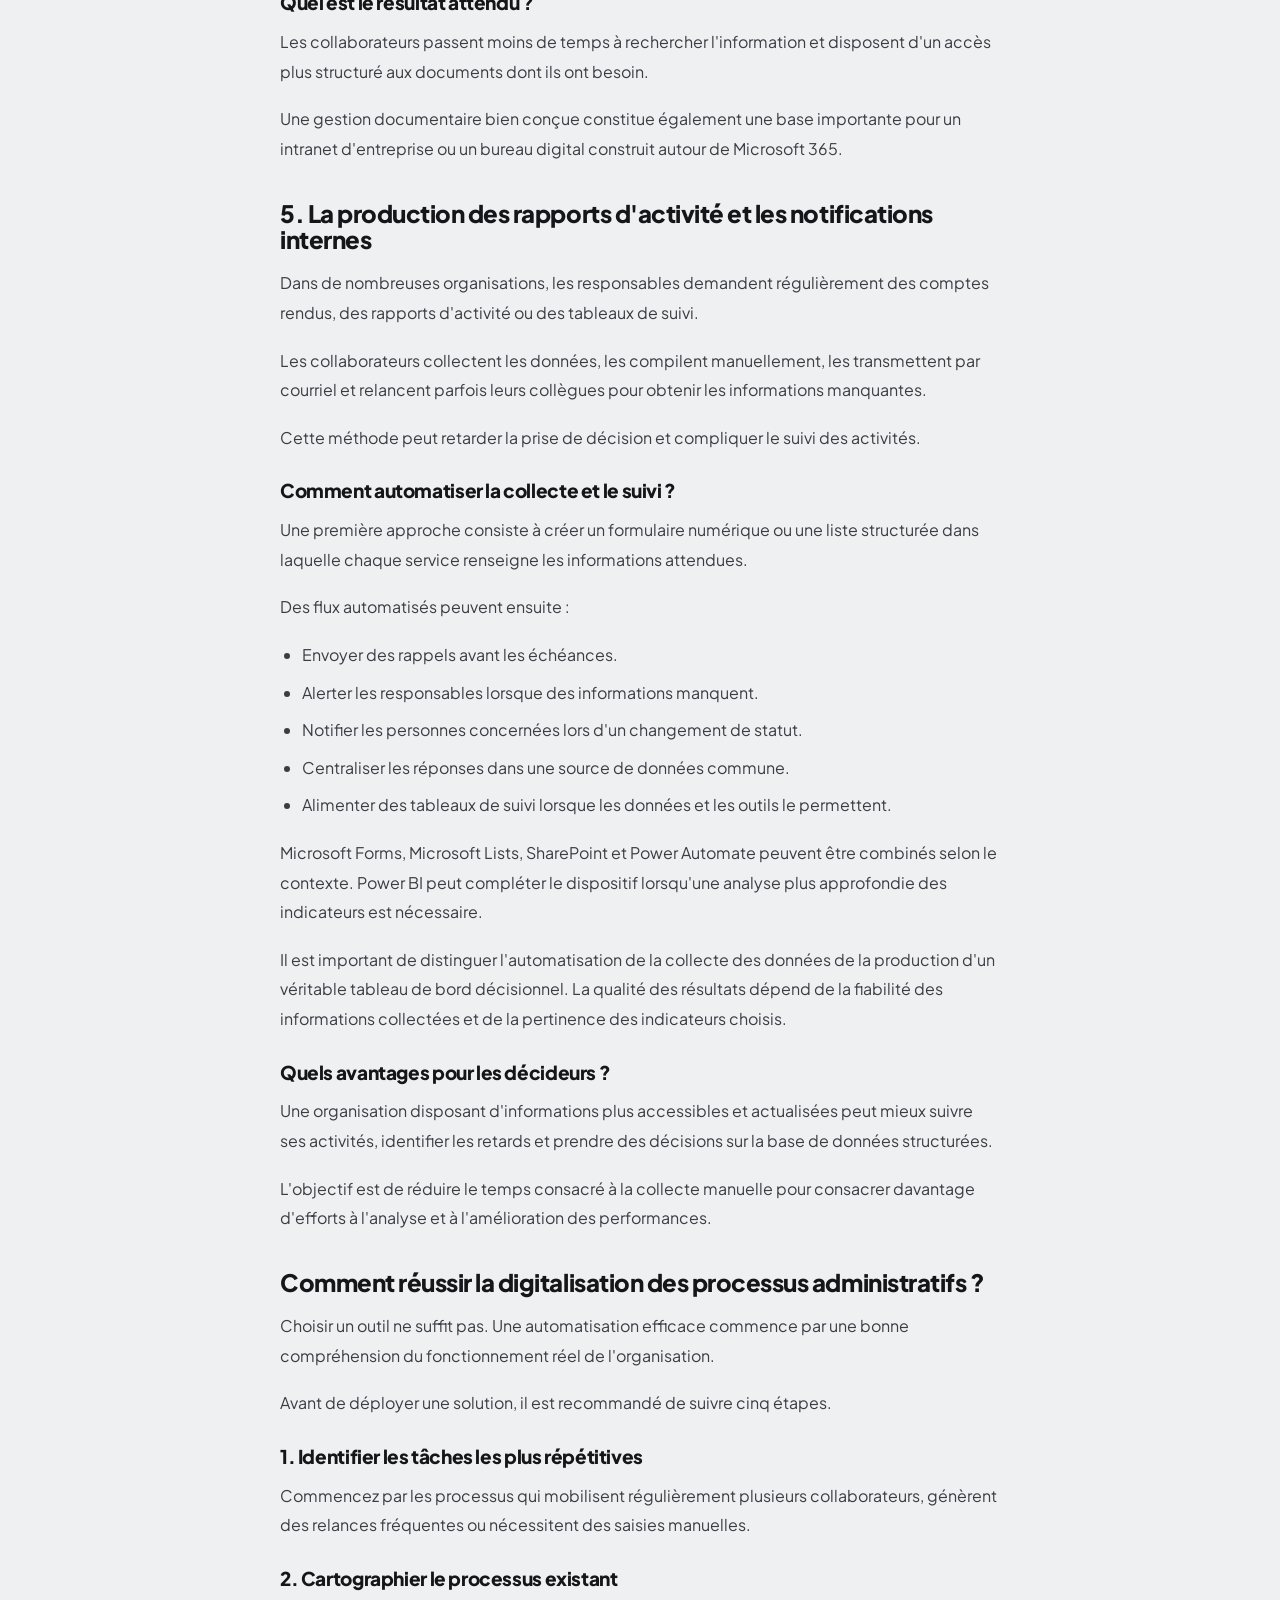
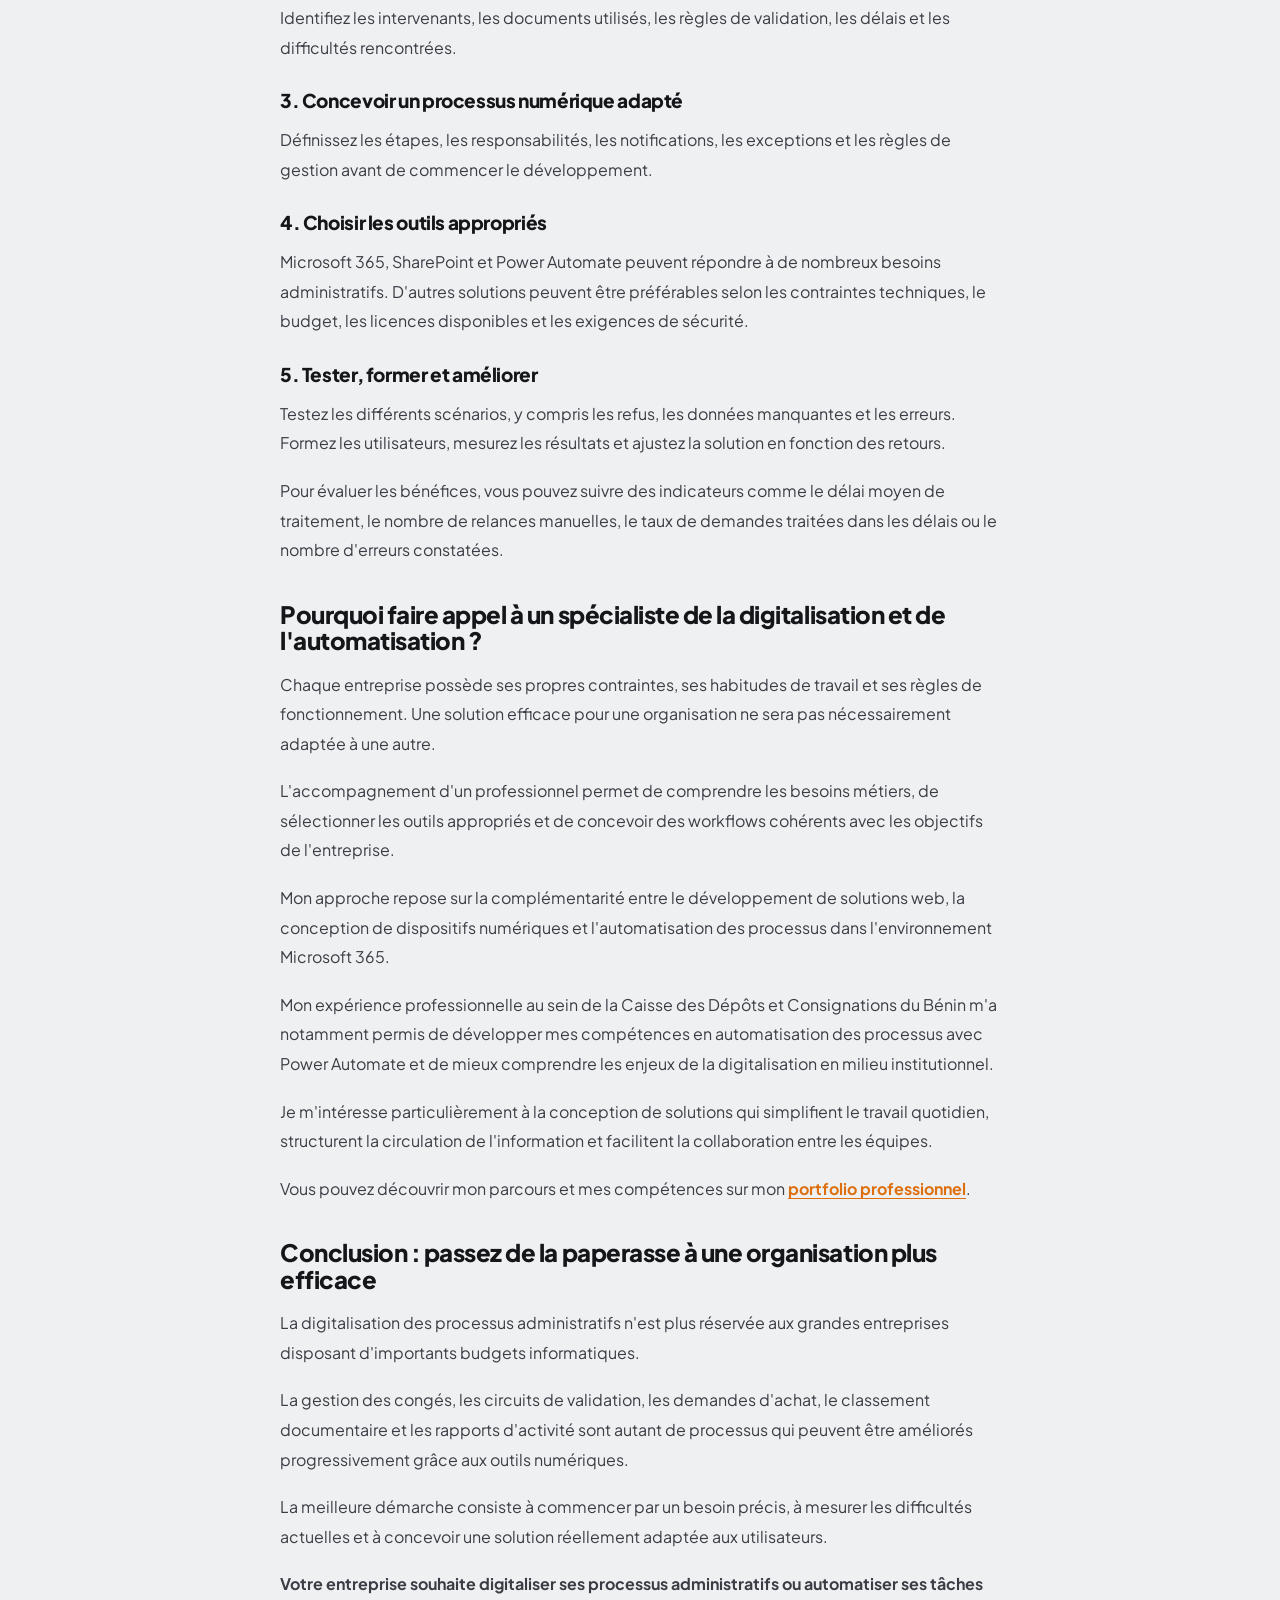
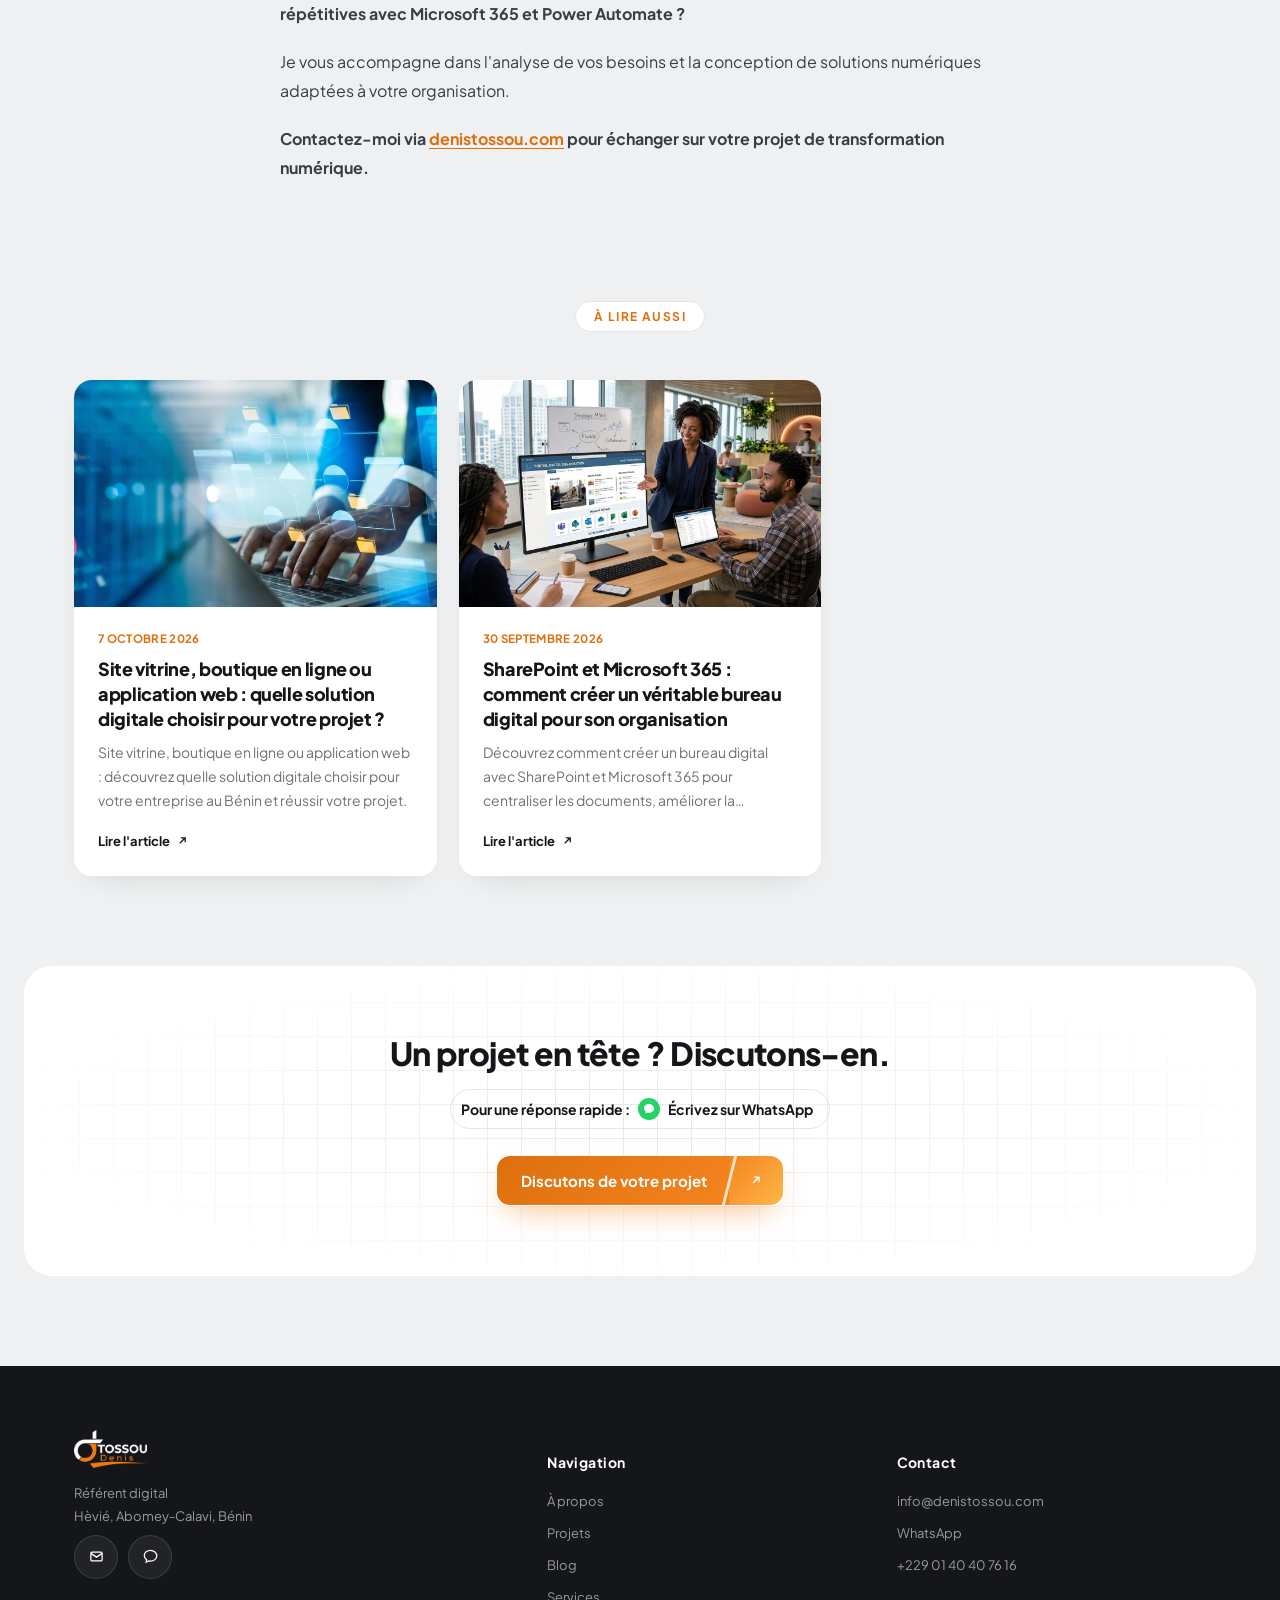
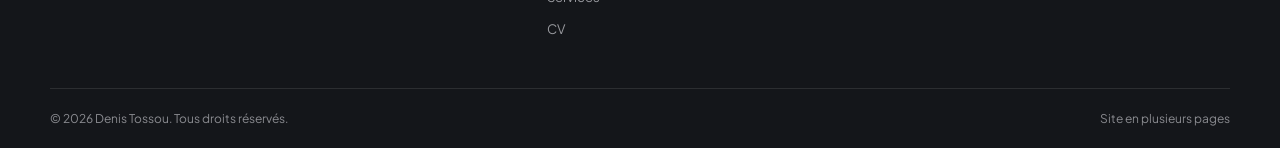
<file: blog/digitalisation-processus-administratifs/index.html>
<!DOCTYPE html>
<html lang="fr">
<head>
<meta charset="UTF-8">
<meta name="viewport" content="width=device-width, initial-scale=1.0">
<meta name="generator" content="scripts/build.mjs">
<title>Digitaliser 5 processus administratifs avec Microsoft 365</title>
<meta name="description" content="Découvrez 5 processus administratifs à digitaliser pour gagner du temps, réduire les erreurs et améliorer la productivité grâce à Microsoft 365 et Power Automate.">
<meta name="author" content="Denis Tossou">
<meta name="robots" content="index, follow, max-image-preview:large, max-snippet:-1, max-video-preview:-1">
<link rel="canonical" href="https://denistossou.com/blog/digitalisation-processus-administratifs/">
<meta name="theme-color" content="#ffffff">
<link rel="icon" href="/assets/img/favicon.png" type="image/png">
<link rel="apple-touch-icon" href="/assets/img/apple-touch-icon.png">
<meta property="og:locale" content="fr_FR">
<meta property="og:type" content="article">
<meta property="og:site_name" content="Denis Tossou">
<meta property="og:title" content="Digitaliser 5 processus administratifs avec Microsoft 365">
<meta property="og:description" content="Découvrez 5 processus administratifs à digitaliser pour gagner du temps, réduire les erreurs et améliorer la productivité grâce à Microsoft 365 et Power Automate.">
<meta property="og:url" content="https://denistossou.com/blog/digitalisation-processus-administratifs/">
<meta property="og:image" content="https://denistossou.com/assets/img/uploads/blog-digitalisation-processus-administratifs.jpg">
<meta property="og:image:width" content="1536">
<meta property="og:image:height" content="1024">
<meta property="og:image:alt" content="De la paperasse au numérique : 5 processus administratifs que les entreprises peuvent digitaliser dès aujourd'hui">
<meta property="article:published_time" content="2026-10-14">
<meta property="article:modified_time" content="2026-10-14">
<meta property="article:author" content="https://denistossou.com/a-propos">
<meta name="twitter:card" content="summary_large_image">
<meta name="twitter:title" content="Digitaliser 5 processus administratifs avec Microsoft 365">
<meta name="twitter:description" content="Découvrez 5 processus administratifs à digitaliser pour gagner du temps, réduire les erreurs et améliorer la productivité grâce à Microsoft 365 et Power Automate.">
<meta name="twitter:image" content="https://denistossou.com/assets/img/uploads/blog-digitalisation-processus-administratifs.jpg">
<link rel="preconnect" href="https://fonts.googleapis.com">
<link rel="preconnect" href="https://fonts.gstatic.com" crossorigin>
<link href="https://fonts.googleapis.com/css2?family=Plus+Jakarta+Sans:ital,wght@0,400;0,600;0,700;0,800;1,400&display=swap" rel="stylesheet">
<link rel="stylesheet" href="/css/style.css">
<link rel="preload" as="image" href="/assets/img/uploads/blog-digitalisation-processus-administratifs.jpg" fetchpriority="high">
<script type="application/ld+json">{"@context":"https://schema.org","@graph":[{"@type":"BlogPosting","@id":"https://denistossou.com/blog/digitalisation-processus-administratifs/#article","headline":"De la paperasse au numérique : 5 processus administratifs que les entreprises peuvent digitaliser dès aujourd'hui","description":"Découvrez 5 processus administratifs à digitaliser pour gagner du temps, réduire les erreurs et améliorer la productivité grâce à Microsoft 365 et Power Automate.","image":["https://denistossou.com/assets/img/uploads/blog-digitalisation-processus-administratifs.jpg"],"datePublished":"2026-10-14","dateModified":"2026-10-14","inLanguage":"fr-FR","wordCount":2149,"mainEntityOfPage":"https://denistossou.com/blog/digitalisation-processus-administratifs/","author":{"@type":"Person","@id":"https://denistossou.com/#person","name":"Denis Tossou","url":"https://denistossou.com/a-propos"},"publisher":{"@id":"https://denistossou.com/#person"},"isPartOf":{"@type":"Blog","@id":"https://denistossou.com/blog/#blog","name":"Blog de Denis Tossou","url":"https://denistossou.com/blog/"}},{"@type":"BreadcrumbList","itemListElement":[{"@type":"ListItem","position":1,"name":"Accueil","item":"https://denistossou.com/"},{"@type":"ListItem","position":2,"name":"Blog","item":"https://denistossou.com/blog/"},{"@type":"ListItem","position":3,"name":"De la paperasse au numérique : 5 processus administratifs que les entreprises peuvent digitaliser dès aujourd'hui","item":"https://denistossou.com/blog/digitalisation-processus-administratifs/"}]}]}</script>
</head>
<body>

<header class="site-header" id="siteHeader">
  <div class="container header-inner">
    <a href="/" class="logo"><img src="/assets/img/logo-header.png" alt="Denis Tossou" class="logo-img" width="386" height="200"></a>
    <nav class="main-nav">
      <a href="/">Accueil</a>
      <a href="/a-propos">À propos</a>
      <a href="/projets">Projets</a>
      <a href="/blog/" class="active">Blog</a>
      <a href="/services">Services</a>
      <a href="/contact">Contact</a>
    </nav>
    <div class="header-cta">
      <a href="/contact" class="btn btn-dark">
        <span class="btn-label">Discutons</span>
        <span class="btn-arrow"><svg width="14" height="14" viewBox="0 0 24 24" fill="none" stroke="currentColor" stroke-width="2.4"><path d="M7 17 17 7M9 7h8v8"/></svg></span>
      </a>
      <button class="burger" id="burgerBtn" aria-label="Ouvrir le menu" aria-expanded="false"><span></span><span></span><span></span></button>
    </div>
  </div>
  <div class="mobile-nav">
    <a href="/">Accueil</a>
    <a href="/a-propos">À propos</a>
    <a href="/projets">Projets</a>
    <a href="/blog/">Blog</a>
    <a href="/services">Services</a>
    <a href="/contact">Contact</a>
  </div>
</header>

<main>
<article class="article-page">
  <div class="container">
    <a href="/blog/" class="article-back">
      <svg width="14" height="14" viewBox="0 0 24 24" fill="none" stroke="currentColor" stroke-width="2.4"><path d="M17 7 7 17M7 7v10h10"/></svg>
      Retour au blog
    </a>
    <div class="article-head">
      <span class="blog-date"><time datetime="2026-10-14">14 octobre 2026</time> · 10 min de lecture</span>
      <h1>De la paperasse au numérique : 5 processus administratifs que les entreprises peuvent digitaliser dès aujourd'hui</h1>
    </div>
    <div class="article-cover"><img src="/assets/img/uploads/blog-digitalisation-processus-administratifs.jpg" alt="De la paperasse au numérique : 5 processus administratifs que les entreprises peuvent digitaliser dès aujourd'hui" width="1536" height="1024" fetchpriority="high" decoding="async"></div>
    <div class="article-body">
<p>Dans de nombreuses entreprises, la gestion administrative repose encore sur des documents papier, des fichiers Excel dispersés, des échanges de courriels et des validations qui prennent parfois plusieurs jours. Une demande doit être imprimée, signée, transmise à un responsable, puis classée dans un dossier. Pendant ce temps, les collaborateurs attendent et les activités ralentissent.</p>
<p>Pourtant, la <strong>digitalisation des processus administratifs</strong> permet aujourd&#39;hui de simplifier ces opérations, d&#39;améliorer la circulation de l&#39;information et de renforcer l&#39;efficacité des équipes.</p>
<p>Grâce aux solutions numériques telles que Microsoft 365, SharePoint et Power Automate, les entreprises peuvent automatiser une partie de leurs tâches répétitives sans nécessairement engager un vaste projet informatique.</p>
<p>Au Bénin comme ailleurs, la transformation numérique représente une opportunité pour les PME, les grandes entreprises, les cabinets professionnels et les institutions qui souhaitent améliorer leur organisation.</p>
<p>Dans cet article, découvrons cinq processus administratifs que vous pouvez digitaliser dès aujourd&#39;hui pour gagner du temps, réduire les erreurs et améliorer la productivité de votre organisation.</p>
<h2>Pourquoi digitaliser les processus administratifs de votre entreprise ?</h2>
<p>La digitalisation ne consiste pas simplement à remplacer les documents papier par des fichiers PDF. Elle consiste à repenser la manière dont les informations sont collectées, traitées, validées, partagées et conservées.</p>
<p>Lorsqu&#39;un processus administratif est bien conçu, chaque intervenant connaît son rôle, les informations sont accessibles aux personnes autorisées et les étapes de traitement sont plus faciles à suivre.</p>
<p>Une démarche de transformation numérique peut notamment permettre de :</p>
<ul>
<li>Réduire le temps consacré aux tâches administratives répétitives.</li>
<li>Limiter les pertes de documents et les erreurs de saisie.</li>
<li>Améliorer le suivi des demandes et des validations.</li>
<li>Faciliter la collaboration entre les services.</li>
<li>Renforcer la traçabilité des opérations.</li>
<li>Libérer du temps pour les activités à plus forte valeur ajoutée.</li>
</ul>
<p>L&#39;objectif n&#39;est pas de tout automatiser à tout prix. Il s&#39;agit d&#39;identifier les tâches qui consomment inutilement du temps et de concevoir une solution adaptée aux besoins réels de l&#39;entreprise.</p>
<h2>1. La gestion des demandes de congés et des absences</h2>
<p>Dans certaines organisations, les demandes de congés sont encore effectuées à l&#39;aide de formulaires papier ou de messages envoyés par courriel. Le responsable hiérarchique doit ensuite vérifier la demande, donner son accord et transmettre l&#39;information au service des ressources humaines.</p>
<p>Ce fonctionnement peut entraîner des retards, des oublis et des difficultés à retrouver l&#39;historique des décisions.</p>
<h3>Comment digitaliser ce processus ?</h3>
<p>Une solution numérique permet au collaborateur de remplir un formulaire en ligne indiquant ses dates d&#39;absence, le motif éventuel et les informations nécessaires au traitement de sa demande.</p>
<p>Le système transmet ensuite automatiquement la demande au responsable concerné. Celui-ci peut l&#39;approuver ou la rejeter. Le collaborateur reçoit une notification et le statut de la demande est mis à jour.</p>
<p>Avec Microsoft 365, un tel processus peut notamment s&#39;appuyer sur Microsoft Forms pour la collecte des informations, SharePoint ou Microsoft Lists pour le suivi des demandes et Power Automate pour orchestrer les notifications et les validations.</p>
<h3>Quels sont les avantages ?</h3>
<ul>
<li>Un circuit de validation clairement défini.</li>
<li>Une meilleure visibilité sur les demandes en attente.</li>
<li>Une réduction des échanges manuels.</li>
<li>Un historique des décisions plus facile à consulter.</li>
<li>Une meilleure coordination entre les responsables et les ressources humaines.</li>
</ul>
<p><strong>À retenir :</strong> automatiser la gestion des congés permet de simplifier une opération courante tout en améliorant le suivi administratif.</p>
<p>La solution doit néanmoins intégrer les règles internes de l&#39;entreprise, les droits d&#39;accès et les exigences de confidentialité relatives aux données du personnel.</p>
<h2>2. Les circuits de validation des documents et des décisions</h2>
<p>Les entreprises doivent régulièrement faire valider des courriers, des contrats, des notes de service, des rapports ou des documents financiers.</p>
<p>Lorsque les validations reposent uniquement sur des échanges manuels, il devient difficile de savoir qui détient la dernière version du document, qui doit intervenir ensuite et pourquoi une décision tarde à être prise.</p>
<h3>Comment automatiser les validations ?</h3>
<p>Il est possible de mettre en place un workflow automatisé dans lequel chaque document suit un circuit prédéfini.</p>
<p>Par exemple :</p>
<ol>
<li>Un collaborateur dépose un document dans un espace numérique sécurisé.</li>
<li>Le responsable concerné reçoit une notification de validation.</li>
<li>Il approuve le document ou demande des corrections.</li>
<li>Le système enregistre la décision et, selon le scénario prévu, transmet le document à l&#39;étape suivante.</li>
<li>Le demandeur reçoit une notification sur le résultat du traitement.</li>
</ol>
<p>Avec <strong>Power Automate et SharePoint</strong>, les entreprises peuvent créer des flux d&#39;approbation adaptés à leurs circuits de décision. Power Automate permet notamment de gérer les approbations séquentielles et de notifier les personnes concernées.</p>
<p>La documentation officielle de Microsoft présente plusieurs exemples de ces mécanismes : <a href="https://learn.microsoft.com/en-us/power-automate/modern-approvals" target="_blank" rel="noopener">créer un workflow d&#39;approbation avec Power Automate</a>.</p>
<h3>Quels sont les bénéfices ?</h3>
<ul>
<li>Une meilleure traçabilité des décisions.</li>
<li>Une diminution des relances manuelles.</li>
<li>Une visibilité accrue sur les dossiers en attente.</li>
<li>Une circulation plus structurée des documents.</li>
<li>Une responsabilisation des différents intervenants.</li>
</ul>
<p>Ce type de solution est particulièrement utile aux directions administratives, aux services financiers, aux ressources humaines et aux organisations qui appliquent plusieurs niveaux de validation.</p>
<h2>3. La gestion des demandes d&#39;achat, des dépenses et des factures</h2>
<p>Les demandes d&#39;achat, les notes de frais et les factures fournisseurs mobilisent souvent plusieurs personnes : le demandeur, le responsable budgétaire, le service financier et parfois la direction.</p>
<p>Sans processus clairement défini, les justificatifs peuvent être incomplets, les demandes oubliées et les validations difficiles à suivre.</p>
<h3>Comment digitaliser ce processus ?</h3>
<p>L&#39;entreprise peut mettre en place un formulaire numérique permettant au demandeur de renseigner les informations nécessaires : nature de la dépense, montant, service concerné, justification et pièces jointes.</p>
<p>La demande est ensuite orientée vers les responsables appropriés en fonction de règles définies à l&#39;avance.</p>
<p>Par exemple, une demande peut nécessiter une seule approbation pour un montant donné, puis une validation supplémentaire lorsque certains seuils sont dépassés.</p>
<p>Le système peut également :</p>
<ul>
<li>Envoyer une notification lorsqu&#39;une demande est soumise.</li>
<li>Signaler les demandes qui attendent une décision.</li>
<li>Enregistrer le statut de chaque dossier.</li>
<li>Informer le service financier lorsqu&#39;une demande est approuvée.</li>
<li>Centraliser les justificatifs dans un espace documentaire contrôlé.</li>
</ul>
<p>Microsoft 365 et Power Automate peuvent servir à construire ce type de workflow. Toutefois, une automatisation des validations ne remplace pas un logiciel comptable, un système de gestion financière ou les contrôles réglementaires lorsqu&#39;ils sont nécessaires.</p>
<h3>Pourquoi est-ce important pour l&#39;entreprise ?</h3>
<p>La digitalisation de ces opérations améliore la visibilité sur les demandes et réduit les manipulations manuelles. Elle facilite également le suivi des dossiers et la recherche des justificatifs.</p>
<p>Pour les PME, les entreprises du BTP, les cabinets professionnels et les organisations disposant de plusieurs services, il s&#39;agit d&#39;un levier concret pour améliorer la gestion administrative.</p>
<h2>4. Le classement, l&#39;archivage et la recherche des documents</h2>
<p>Combien de temps vos collaborateurs consacrent-ils à rechercher un contrat, une facture, un rapport ou une ancienne décision ?</p>
<p>Lorsque les documents sont dispersés entre des ordinateurs, des clés USB, des boîtes de réception et des dossiers papier, l&#39;information devient difficile à retrouver. Les risques de doublons et d&#39;utilisation d&#39;une ancienne version augmentent également.</p>
<h3>Comment mettre en place une gestion documentaire numérique ?</h3>
<p>La première étape consiste à organiser les documents dans un espace centralisé, avec une structure de classement adaptée aux activités de l&#39;entreprise.</p>
<p>Une solution comme SharePoint permet de créer des bibliothèques documentaires, d&#39;attribuer des autorisations d&#39;accès et d&#39;utiliser des métadonnées pour faciliter la recherche.</p>
<p>Il est également possible de mettre en place des automatisations pour :</p>
<ul>
<li>Notifier les collaborateurs lorsqu&#39;un nouveau document est publié.</li>
<li>Déclencher une validation avant la diffusion d&#39;un document.</li>
<li>Rappeler les échéances de révision de certains documents.</li>
<li>Orienter les fichiers vers les espaces appropriés.</li>
<li>Faciliter le suivi du cycle de vie documentaire.</li>
</ul>
<p>L&#39;organisation doit définir des règles claires concernant les droits d&#39;accès, la conservation des documents, les versions et les sauvegardes. Un espace numérique mal organisé ne résout pas les problèmes de classement : il risque simplement de les déplacer.</p>
<h3>Quel est le résultat attendu ?</h3>
<p>Les collaborateurs passent moins de temps à rechercher l&#39;information et disposent d&#39;un accès plus structuré aux documents dont ils ont besoin.</p>
<p>Une gestion documentaire bien conçue constitue également une base importante pour un intranet d&#39;entreprise ou un bureau digital construit autour de Microsoft 365.</p>
<h2>5. La production des rapports d&#39;activité et les notifications internes</h2>
<p>Dans de nombreuses organisations, les responsables demandent régulièrement des comptes rendus, des rapports d&#39;activité ou des tableaux de suivi.</p>
<p>Les collaborateurs collectent les données, les compilent manuellement, les transmettent par courriel et relancent parfois leurs collègues pour obtenir les informations manquantes.</p>
<p>Cette méthode peut retarder la prise de décision et compliquer le suivi des activités.</p>
<h3>Comment automatiser la collecte et le suivi ?</h3>
<p>Une première approche consiste à créer un formulaire numérique ou une liste structurée dans laquelle chaque service renseigne les informations attendues.</p>
<p>Des flux automatisés peuvent ensuite :</p>
<ul>
<li>Envoyer des rappels avant les échéances.</li>
<li>Alerter les responsables lorsque des informations manquent.</li>
<li>Notifier les personnes concernées lors d&#39;un changement de statut.</li>
<li>Centraliser les réponses dans une source de données commune.</li>
<li>Alimenter des tableaux de suivi lorsque les données et les outils le permettent.</li>
</ul>
<p>Microsoft Forms, Microsoft Lists, SharePoint et Power Automate peuvent être combinés selon le contexte. Power BI peut compléter le dispositif lorsqu&#39;une analyse plus approfondie des indicateurs est nécessaire.</p>
<p>Il est important de distinguer l&#39;automatisation de la collecte des données de la production d&#39;un véritable tableau de bord décisionnel. La qualité des résultats dépend de la fiabilité des informations collectées et de la pertinence des indicateurs choisis.</p>
<h3>Quels avantages pour les décideurs ?</h3>
<p>Une organisation disposant d&#39;informations plus accessibles et actualisées peut mieux suivre ses activités, identifier les retards et prendre des décisions sur la base de données structurées.</p>
<p>L&#39;objectif est de réduire le temps consacré à la collecte manuelle pour consacrer davantage d&#39;efforts à l&#39;analyse et à l&#39;amélioration des performances.</p>
<h2>Comment réussir la digitalisation des processus administratifs ?</h2>
<p>Choisir un outil ne suffit pas. Une automatisation efficace commence par une bonne compréhension du fonctionnement réel de l&#39;organisation.</p>
<p>Avant de déployer une solution, il est recommandé de suivre cinq étapes.</p>
<h3>1. Identifier les tâches les plus répétitives</h3>
<p>Commencez par les processus qui mobilisent régulièrement plusieurs collaborateurs, génèrent des relances fréquentes ou nécessitent des saisies manuelles.</p>
<h3>2. Cartographier le processus existant</h3>
<p>Identifiez les intervenants, les documents utilisés, les règles de validation, les délais et les difficultés rencontrées.</p>
<h3>3. Concevoir un processus numérique adapté</h3>
<p>Définissez les étapes, les responsabilités, les notifications, les exceptions et les règles de gestion avant de commencer le développement.</p>
<h3>4. Choisir les outils appropriés</h3>
<p>Microsoft 365, SharePoint et Power Automate peuvent répondre à de nombreux besoins administratifs. D&#39;autres solutions peuvent être préférables selon les contraintes techniques, le budget, les licences disponibles et les exigences de sécurité.</p>
<h3>5. Tester, former et améliorer</h3>
<p>Testez les différents scénarios, y compris les refus, les données manquantes et les erreurs. Formez les utilisateurs, mesurez les résultats et ajustez la solution en fonction des retours.</p>
<p>Pour évaluer les bénéfices, vous pouvez suivre des indicateurs comme le délai moyen de traitement, le nombre de relances manuelles, le taux de demandes traitées dans les délais ou le nombre d&#39;erreurs constatées.</p>
<h2>Pourquoi faire appel à un spécialiste de la digitalisation et de l&#39;automatisation ?</h2>
<p>Chaque entreprise possède ses propres contraintes, ses habitudes de travail et ses règles de fonctionnement. Une solution efficace pour une organisation ne sera pas nécessairement adaptée à une autre.</p>
<p>L&#39;accompagnement d&#39;un professionnel permet de comprendre les besoins métiers, de sélectionner les outils appropriés et de concevoir des workflows cohérents avec les objectifs de l&#39;entreprise.</p>
<p>Mon approche repose sur la complémentarité entre le développement de solutions web, la conception de dispositifs numériques et l&#39;automatisation des processus dans l&#39;environnement Microsoft 365.</p>
<p>Mon expérience professionnelle au sein de la Caisse des Dépôts et Consignations du Bénin m&#39;a notamment permis de développer mes compétences en automatisation des processus avec Power Automate et de mieux comprendre les enjeux de la digitalisation en milieu institutionnel.</p>
<p>Je m&#39;intéresse particulièrement à la conception de solutions qui simplifient le travail quotidien, structurent la circulation de l&#39;information et facilitent la collaboration entre les équipes.</p>
<p>Vous pouvez découvrir mon parcours et mes compétences sur mon <a href="https://denistossou.com/">portfolio professionnel</a>.</p>
<h2>Conclusion : passez de la paperasse à une organisation plus efficace</h2>
<p>La digitalisation des processus administratifs n&#39;est plus réservée aux grandes entreprises disposant d&#39;importants budgets informatiques.</p>
<p>La gestion des congés, les circuits de validation, les demandes d&#39;achat, le classement documentaire et les rapports d&#39;activité sont autant de processus qui peuvent être améliorés progressivement grâce aux outils numériques.</p>
<p>La meilleure démarche consiste à commencer par un besoin précis, à mesurer les difficultés actuelles et à concevoir une solution réellement adaptée aux utilisateurs.</p>
<p><strong>Votre entreprise souhaite digitaliser ses processus administratifs ou automatiser ses tâches répétitives avec Microsoft 365 et Power Automate ?</strong></p>
<p>Je vous accompagne dans l&#39;analyse de vos besoins et la conception de solutions numériques adaptées à votre organisation.</p>
<p><strong>Contactez-moi via <a href="https://denistossou.com/">denistossou.com</a> pour échanger sur votre projet de transformation numérique.</strong></p>

    </div>
  </div>
</article>

<section class="blog-list related-posts">
  <div class="container">
    <div class="section-head"><span class="eyebrow">À lire aussi</span></div>
    <div class="blog-grid">
        <a href="/blog/site-vitrine-boutique-en-ligne-application-web/" class="blog-card reveal " data-slug="site-vitrine-boutique-en-ligne-application-web">
          <div class="thumb">
            <img src="/assets/img/uploads/blog-site-vitrine-boutique-application-web.jpg" alt="Site vitrine, boutique en ligne ou application web : quelle solution digitale choisir pour votre projet ?" width="1600" height="533" loading="lazy" decoding="async">
          </div>
          <div class="body">
            <time class="blog-date" datetime="2026-10-07">7 octobre 2026</time>
            <h3 class="blog-card-title">Site vitrine, boutique en ligne ou application web : quelle solution digitale choisir pour votre projet ?</h3>
            <p class="summary">Site vitrine, boutique en ligne ou application web : découvrez quelle solution digitale choisir pour votre entreprise au Bénin et réussir votre projet.</p>
            <span class="blog-readmore">Lire l'article
              <svg width="13" height="13" viewBox="0 0 24 24" fill="none" stroke="currentColor" stroke-width="2.4"><path d="M7 17 17 7M9 7h8v8"/></svg>
            </span>
          </div>
        </a>
        <a href="/blog/sharepoint-microsoft-365-bureau-digital/" class="blog-card reveal reveal-delay-1" data-slug="sharepoint-microsoft-365-bureau-digital">
          <div class="thumb">
            <img src="/assets/img/uploads/blog-sharepoint-microsoft-365-bureau-digital.jpg" alt="SharePoint et Microsoft 365 : comment créer un véritable bureau digital pour son organisation" width="1408" height="768" loading="lazy" decoding="async">
          </div>
          <div class="body">
            <time class="blog-date" datetime="2026-09-30">30 septembre 2026</time>
            <h3 class="blog-card-title">SharePoint et Microsoft 365 : comment créer un véritable bureau digital pour son organisation</h3>
            <p class="summary">Découvrez comment créer un bureau digital avec SharePoint et Microsoft 365 pour centraliser les documents, améliorer la collaboration et automatiser les processus.</p>
            <span class="blog-readmore">Lire l'article
              <svg width="13" height="13" viewBox="0 0 24 24" fill="none" stroke="currentColor" stroke-width="2.4"><path d="M7 17 17 7M9 7h8v8"/></svg>
            </span>
          </div>
        </a>
    </div>
  </div>
</section>
</main>

<section class="cta-banner reveal in">
  <div class="inner">
    <h2>Un projet en tête ? Discutons-en.</h2>
    <a href="https://wa.me/2290166659250" class="chat-link" target="_blank" rel="noopener">Pour une réponse rapide : <span class="ic"><svg width="12" height="12" viewBox="0 0 24 24" fill="#fff"><path d="M12 2C6.5 2 2 5.8 2 10.5c0 2.6 1.4 4.9 3.6 6.5L5 21l4.1-1.9c.9.2 1.9.4 2.9.4 5.5 0 10-3.8 10-8.5S17.5 2 12 2Z"/></svg></span> Écrivez sur WhatsApp</a>
    <div class="row"><a href="/contact" class="btn btn-primary"><span class="btn-label">Discutons de votre projet</span><span class="btn-arrow"><svg width="14" height="14" viewBox="0 0 24 24" fill="none" stroke="currentColor" stroke-width="2.4"><path d="M7 17 17 7M9 7h8v8"/></svg></span></a></div>
  </div>
</section>

</main>

<footer class="site-footer">
  <div class="container footer-grid">
    <div class="footer-brand">
      <a href="/" class="logo"><img src="/assets/img/logo-footer.png" alt="Denis Tossou" class="logo-img footer-logo" width="386" height="200" loading="lazy" decoding="async"></a>
      <p>Référent digital<br>Hèvié, Abomey-Calavi, Bénin</p>
      <div class="footer-social">
        <a href="mailto:info@denistossou.com" class="icon-chip" aria-label="Email"><svg width="15" height="15" viewBox="0 0 24 24" fill="none" stroke="currentColor" stroke-width="2"><rect x="3" y="5" width="18" height="14" rx="2"/><path d="m3 7 9 6 9-6"/></svg></a>
        <a href="https://wa.me/2290166659250" class="icon-chip" aria-label="WhatsApp" target="_blank" rel="noopener"><svg width="15" height="15" viewBox="0 0 24 24" fill="none" stroke="currentColor" stroke-width="2"><path d="M12 2C6.5 2 2 5.8 2 10.5c0 2.6 1.4 4.9 3.6 6.5L5 21l4.1-1.9c.9.2 1.9.4 2.9.4 5.5 0 10-3.8 10-8.5S17.5 2 12 2Z"/></svg></a>
      </div>
    </div>
    <div class="footer-col">
      <h5>Navigation</h5>
      <ul><li><a href="/a-propos">À propos</a></li><li><a href="/projets">Projets</a></li><li><a href="/blog/">Blog</a></li><li><a href="/services">Services</a></li><li><a href="/a-propos#cv">CV</a></li></ul>
    </div>
    <div class="footer-col">
      <h5>Contact</h5>
      <ul><li><a href="mailto:info@denistossou.com">info@denistossou.com</a></li><li><a href="https://wa.me/2290166659250" target="_blank" rel="noopener">WhatsApp</a></li><li><a href="tel:+2290140407616">+229 01 40 40 76 16</a></li></ul>
    </div>
  </div>
  <div class="container footer-bottom">
    <span>© 2026 Denis Tossou. Tous droits réservés.</span>
    <span>Site en plusieurs pages</span>
  </div>
</footer>

<a href="https://wa.me/2290166659250" class="wa-float" id="waFloat" target="_blank" rel="noopener" aria-label="Discuter sur WhatsApp">
  <span class="wa-tooltip">Discuter sur WhatsApp</span>
  <svg viewBox="0 0 24 24" fill="#fff"><path d="M12 2C6.5 2 2 5.8 2 10.5c0 2.6 1.4 4.9 3.6 6.5L5 21l4.1-1.9c.9.2 1.9.4 2.9.4 5.5 0 10-3.8 10-8.5S17.5 2 12 2Z"/></svg>
</a>

<script src="/js/main.js"></script>
</body>
</html>
</file>
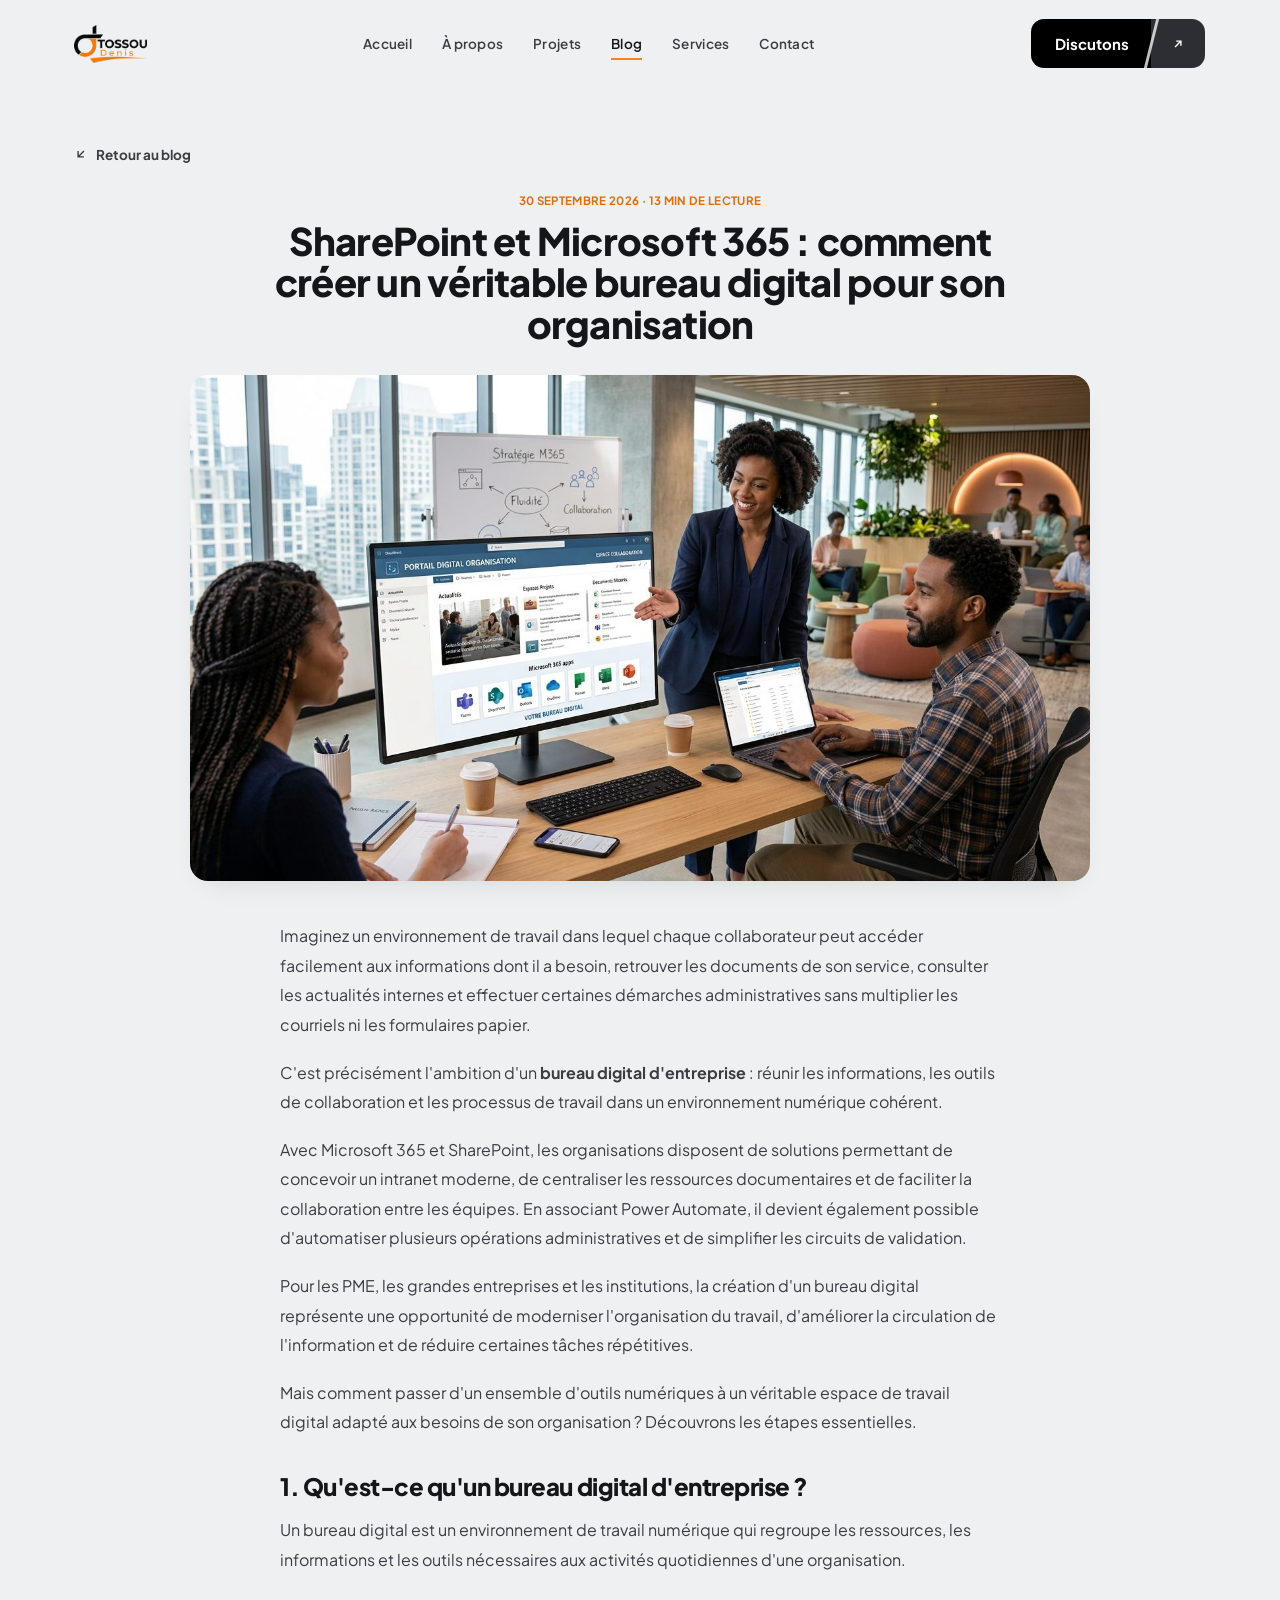
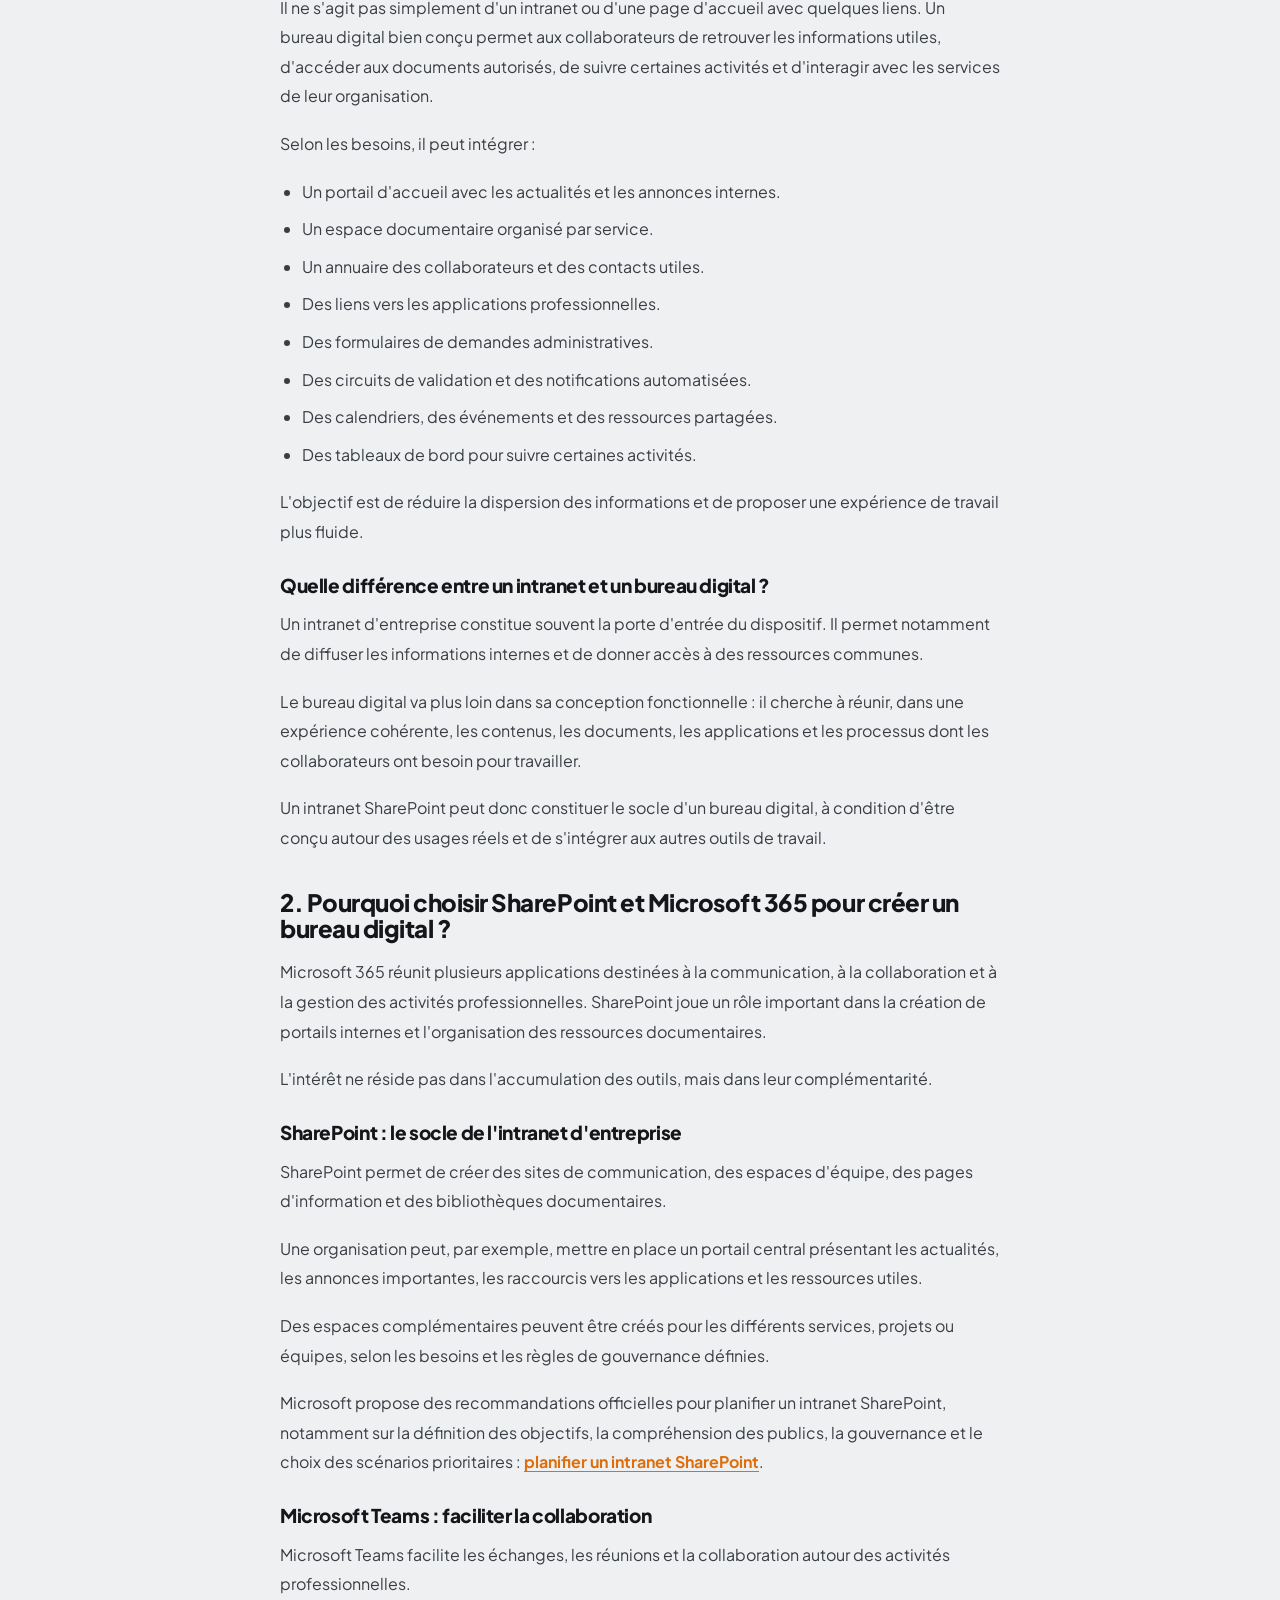
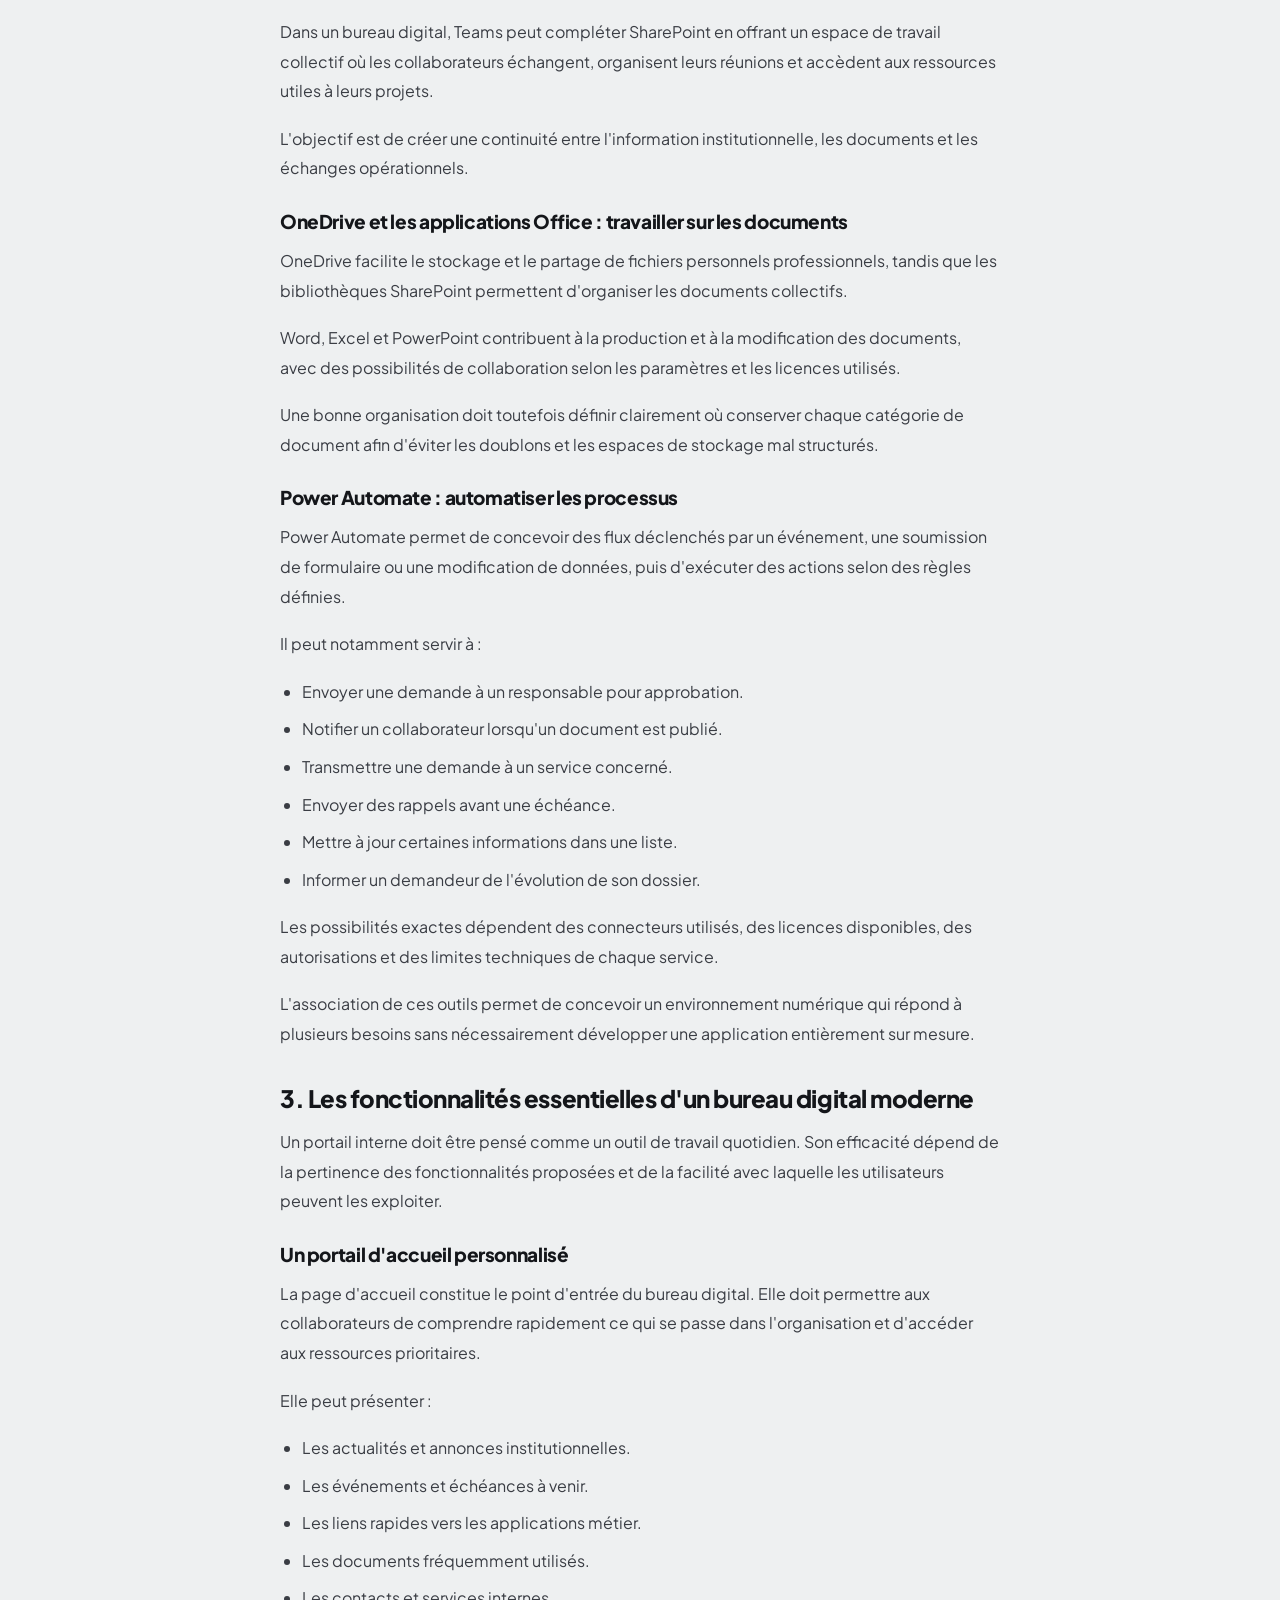
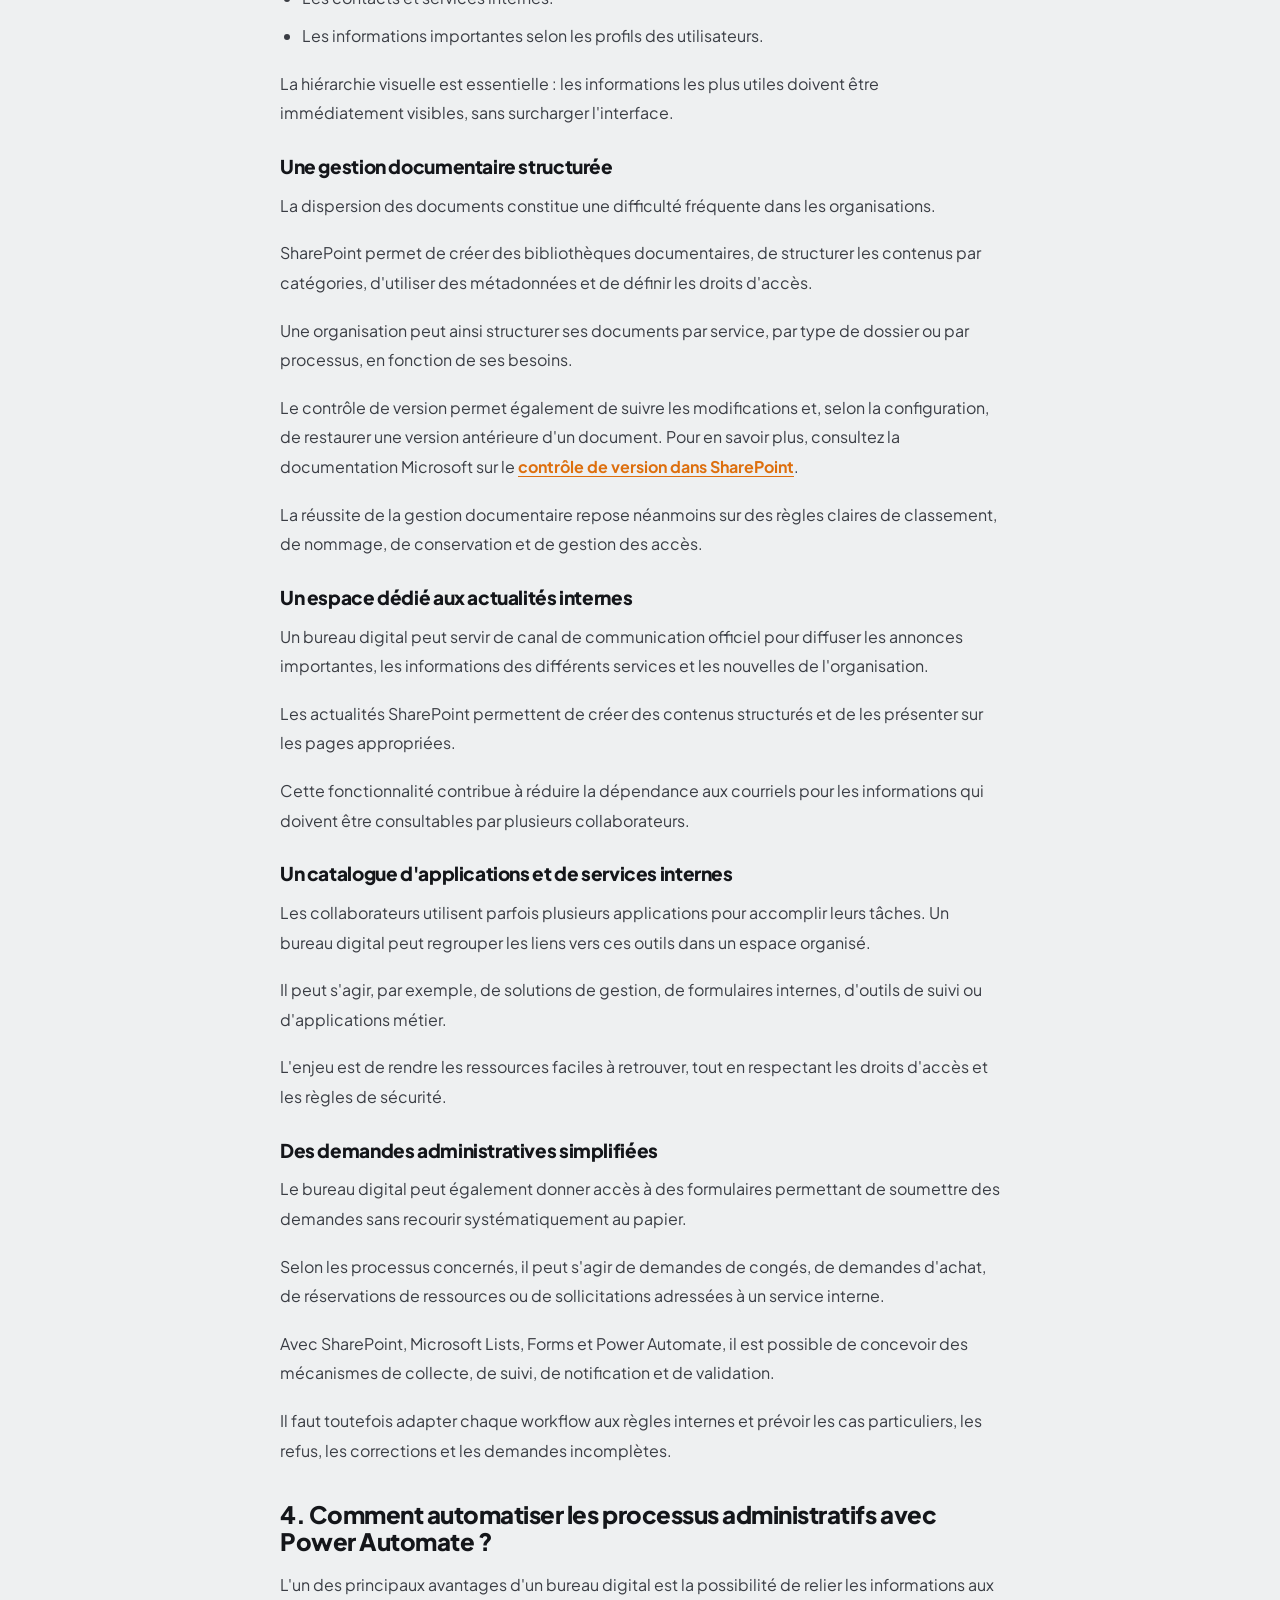
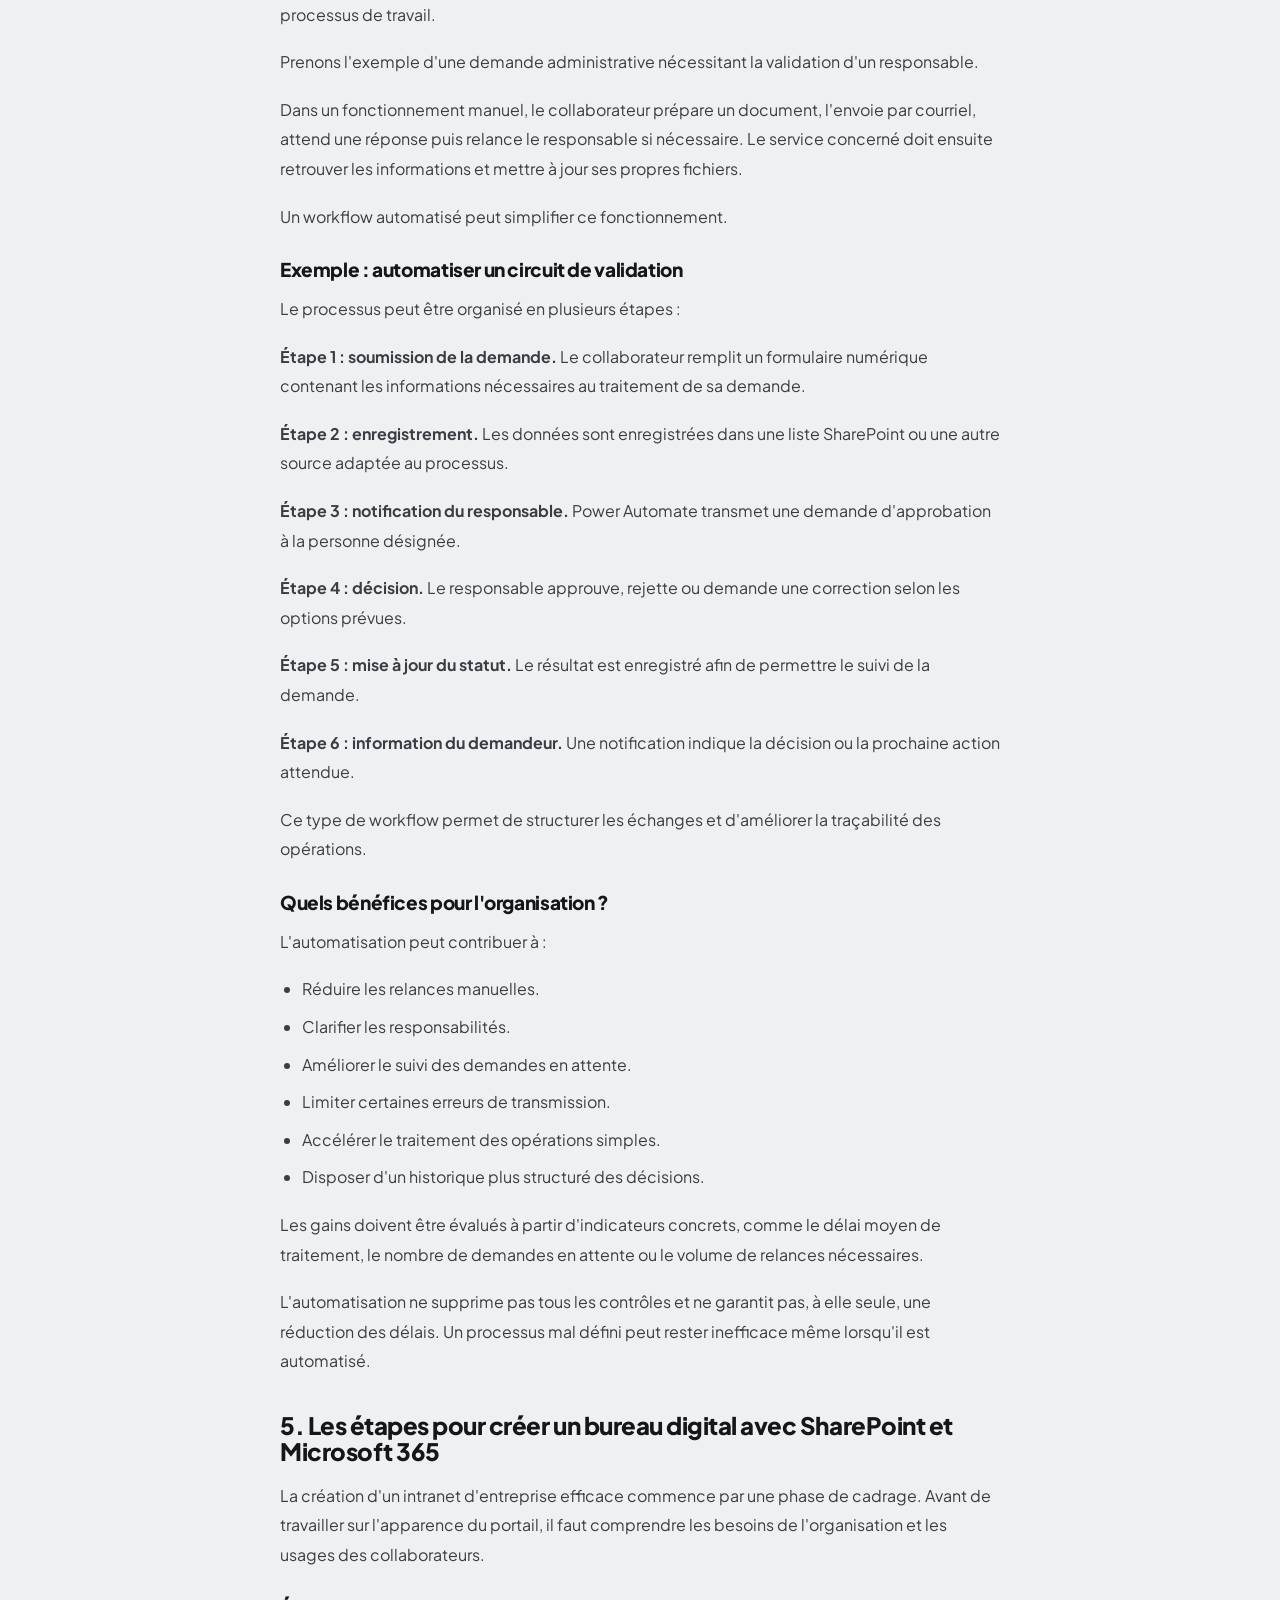
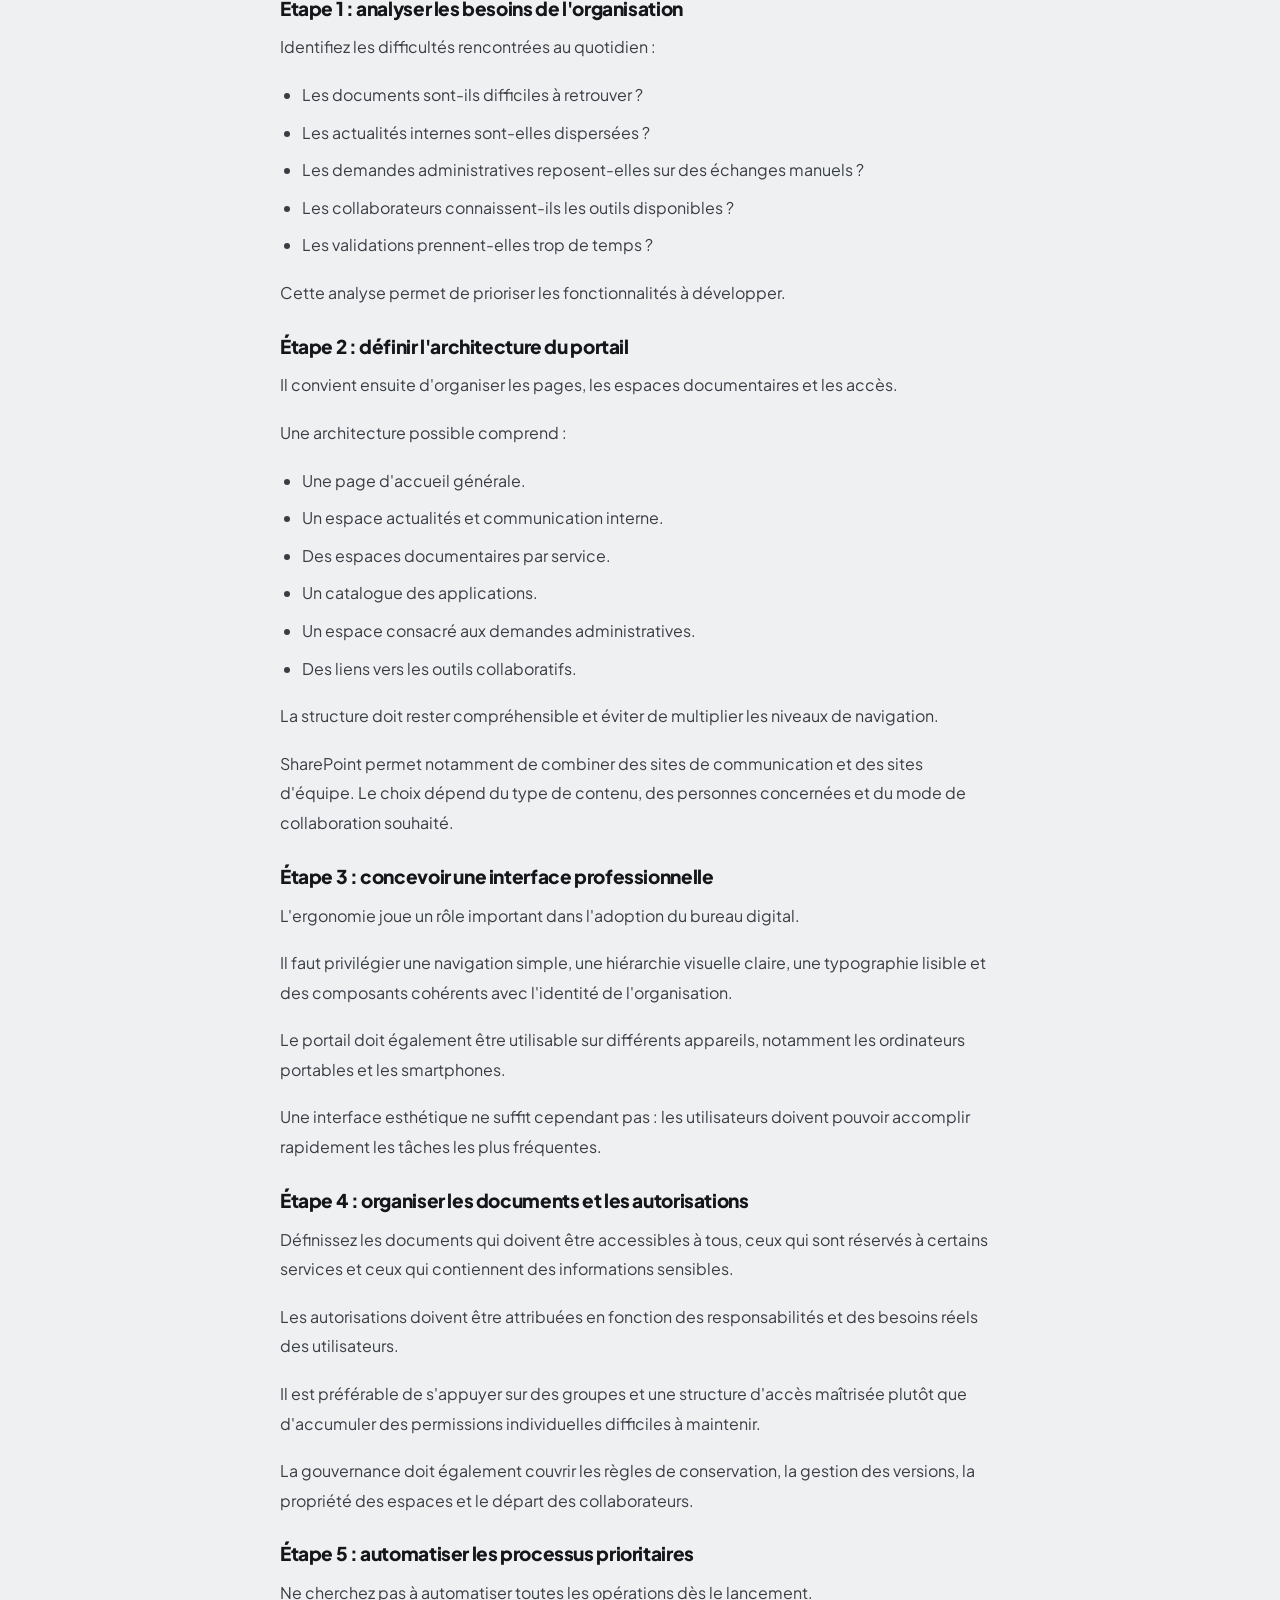
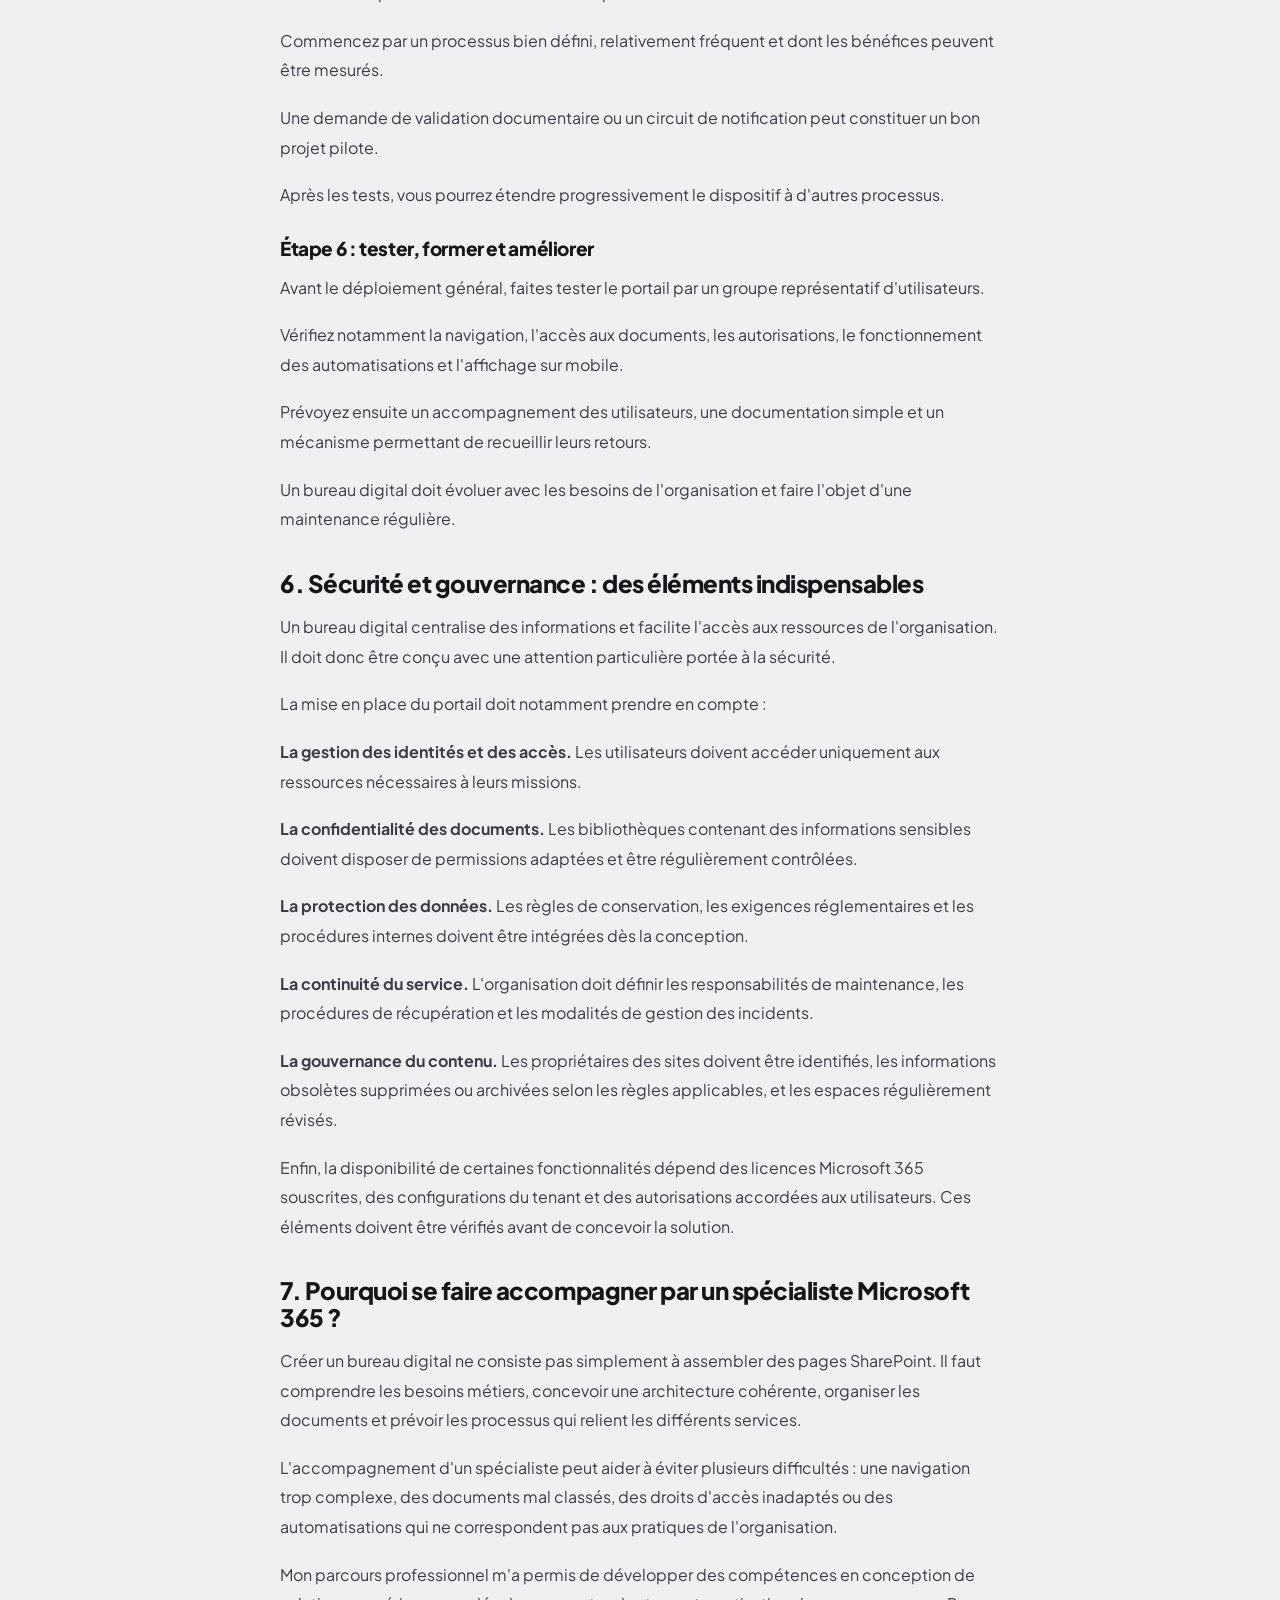
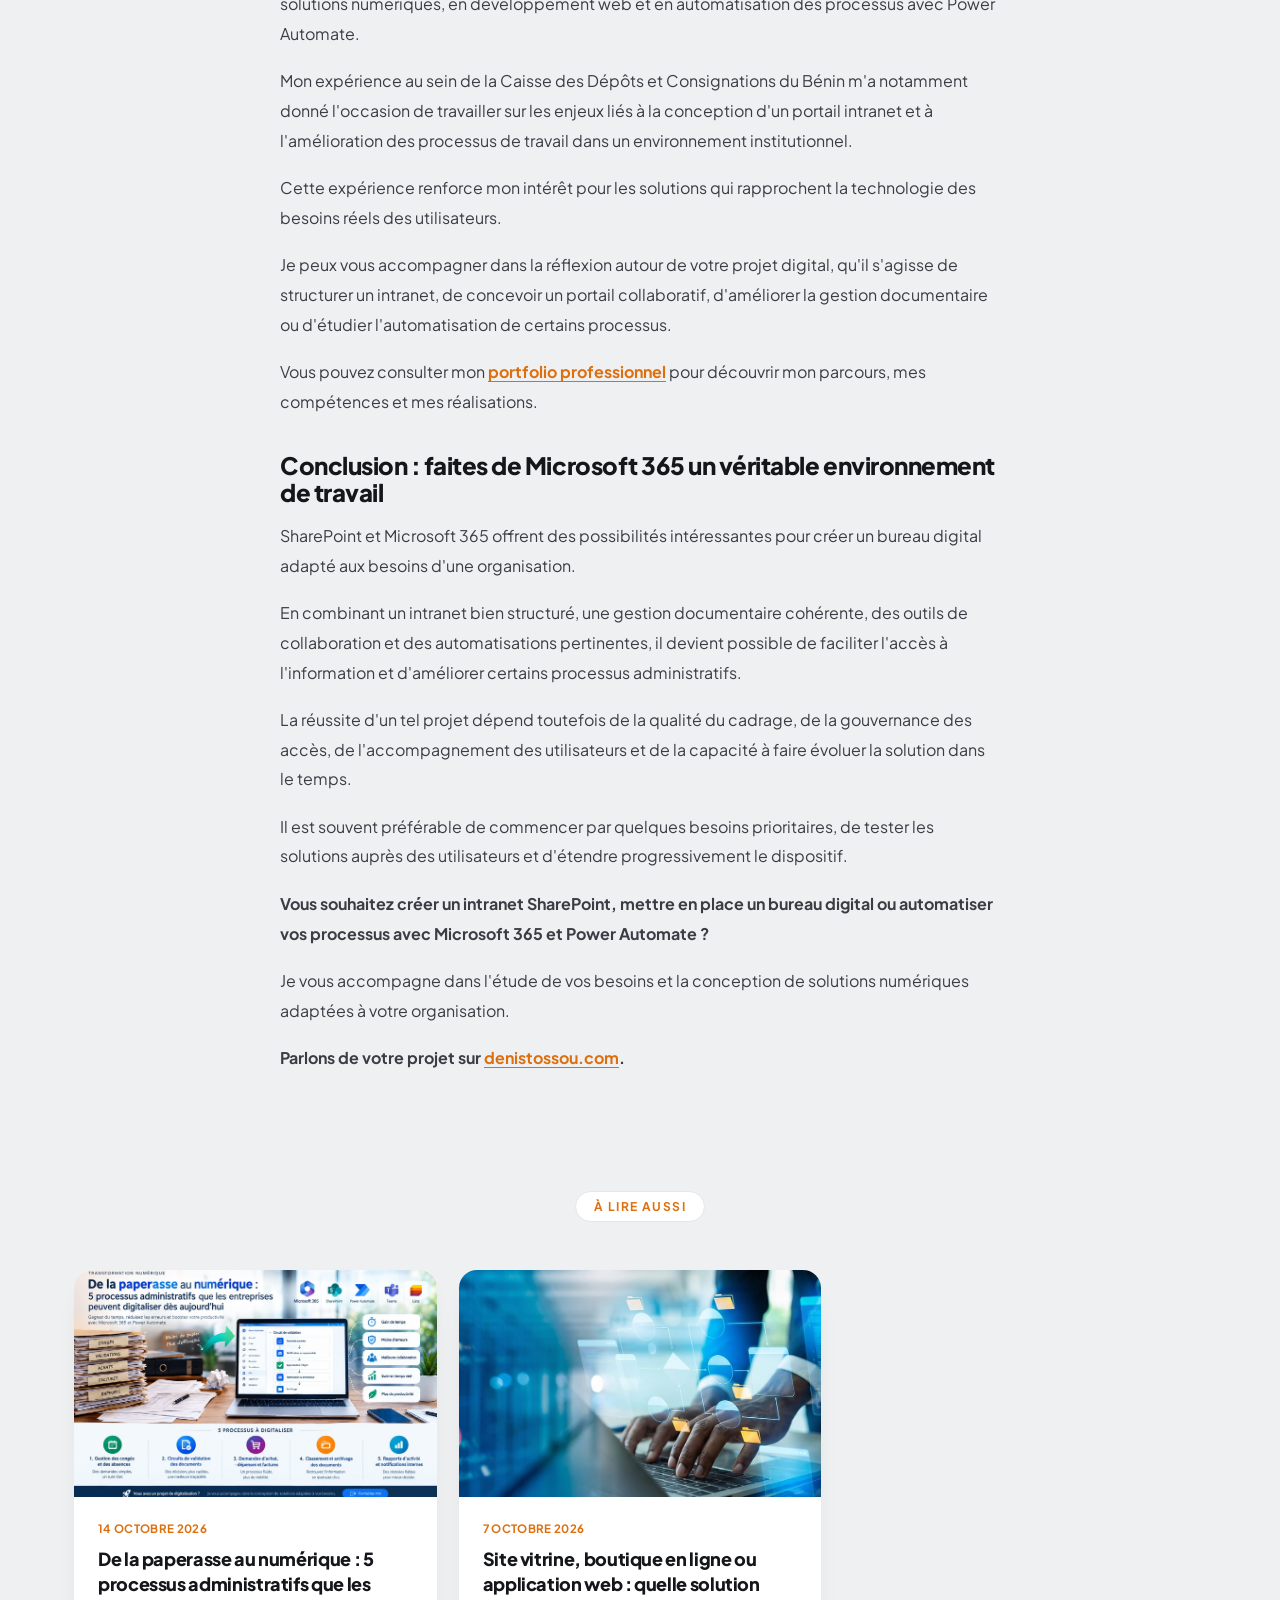
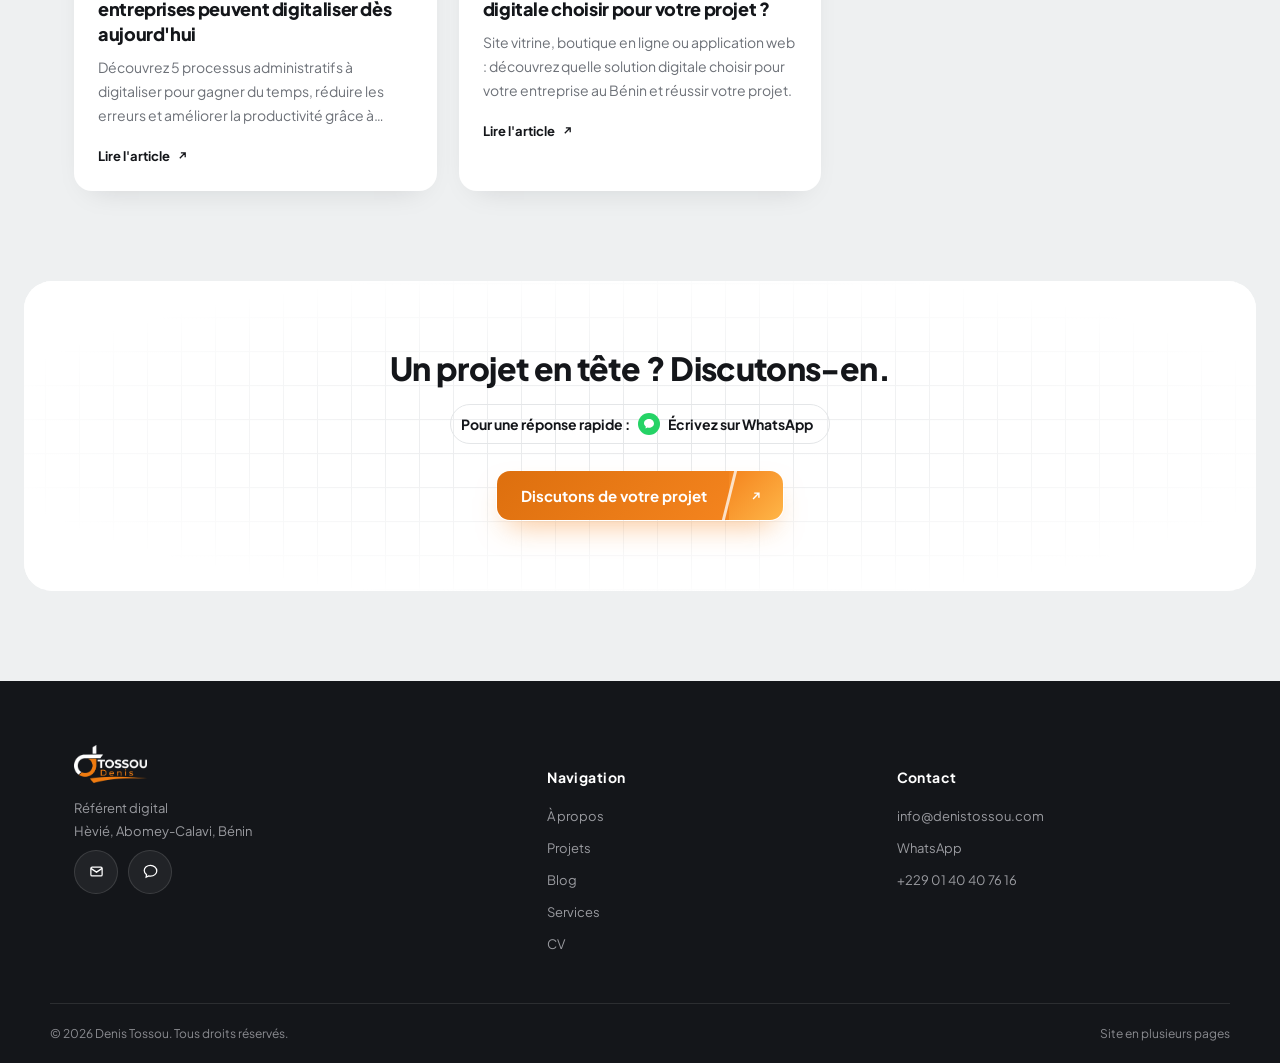
<file: blog/sharepoint-microsoft-365-bureau-digital/index.html>
<!DOCTYPE html>
<html lang="fr">
<head>
<meta charset="UTF-8">
<meta name="viewport" content="width=device-width, initial-scale=1.0">
<meta name="generator" content="scripts/build.mjs">
<title>SharePoint et Microsoft 365 : créer un bureau digital</title>
<meta name="description" content="Découvrez comment créer un bureau digital avec SharePoint et Microsoft 365 pour centraliser les documents, améliorer la collaboration et automatiser les processus.">
<meta name="author" content="Denis Tossou">
<meta name="robots" content="index, follow, max-image-preview:large, max-snippet:-1, max-video-preview:-1">
<link rel="canonical" href="https://denistossou.com/blog/sharepoint-microsoft-365-bureau-digital/">
<meta name="theme-color" content="#ffffff">
<link rel="icon" href="/assets/img/favicon.png" type="image/png">
<link rel="apple-touch-icon" href="/assets/img/apple-touch-icon.png">
<meta property="og:locale" content="fr_FR">
<meta property="og:type" content="article">
<meta property="og:site_name" content="Denis Tossou">
<meta property="og:title" content="SharePoint et Microsoft 365 : créer un bureau digital">
<meta property="og:description" content="Découvrez comment créer un bureau digital avec SharePoint et Microsoft 365 pour centraliser les documents, améliorer la collaboration et automatiser les processus.">
<meta property="og:url" content="https://denistossou.com/blog/sharepoint-microsoft-365-bureau-digital/">
<meta property="og:image" content="https://denistossou.com/assets/img/uploads/blog-sharepoint-microsoft-365-bureau-digital.jpg">
<meta property="og:image:width" content="1408">
<meta property="og:image:height" content="768">
<meta property="og:image:alt" content="SharePoint et Microsoft 365 : comment créer un véritable bureau digital pour son organisation">
<meta property="article:published_time" content="2026-09-30">
<meta property="article:modified_time" content="2026-09-30">
<meta property="article:author" content="https://denistossou.com/a-propos">
<meta name="twitter:card" content="summary_large_image">
<meta name="twitter:title" content="SharePoint et Microsoft 365 : créer un bureau digital">
<meta name="twitter:description" content="Découvrez comment créer un bureau digital avec SharePoint et Microsoft 365 pour centraliser les documents, améliorer la collaboration et automatiser les processus.">
<meta name="twitter:image" content="https://denistossou.com/assets/img/uploads/blog-sharepoint-microsoft-365-bureau-digital.jpg">
<link rel="preconnect" href="https://fonts.googleapis.com">
<link rel="preconnect" href="https://fonts.gstatic.com" crossorigin>
<link href="https://fonts.googleapis.com/css2?family=Plus+Jakarta+Sans:ital,wght@0,400;0,600;0,700;0,800;1,400&display=swap" rel="stylesheet">
<link rel="stylesheet" href="/css/style.css">
<link rel="preload" as="image" href="/assets/img/uploads/blog-sharepoint-microsoft-365-bureau-digital.jpg" fetchpriority="high">
<script type="application/ld+json">{"@context":"https://schema.org","@graph":[{"@type":"BlogPosting","@id":"https://denistossou.com/blog/sharepoint-microsoft-365-bureau-digital/#article","headline":"SharePoint et Microsoft 365 : comment créer un véritable bureau digital pour son organisation","description":"Découvrez comment créer un bureau digital avec SharePoint et Microsoft 365 pour centraliser les documents, améliorer la collaboration et automatiser les processus.","image":["https://denistossou.com/assets/img/uploads/blog-sharepoint-microsoft-365-bureau-digital.jpg"],"datePublished":"2026-09-30","dateModified":"2026-09-30","inLanguage":"fr-FR","wordCount":2753,"mainEntityOfPage":"https://denistossou.com/blog/sharepoint-microsoft-365-bureau-digital/","author":{"@type":"Person","@id":"https://denistossou.com/#person","name":"Denis Tossou","url":"https://denistossou.com/a-propos"},"publisher":{"@id":"https://denistossou.com/#person"},"isPartOf":{"@type":"Blog","@id":"https://denistossou.com/blog/#blog","name":"Blog de Denis Tossou","url":"https://denistossou.com/blog/"}},{"@type":"BreadcrumbList","itemListElement":[{"@type":"ListItem","position":1,"name":"Accueil","item":"https://denistossou.com/"},{"@type":"ListItem","position":2,"name":"Blog","item":"https://denistossou.com/blog/"},{"@type":"ListItem","position":3,"name":"SharePoint et Microsoft 365 : comment créer un véritable bureau digital pour son organisation","item":"https://denistossou.com/blog/sharepoint-microsoft-365-bureau-digital/"}]}]}</script>
</head>
<body>

<header class="site-header" id="siteHeader">
  <div class="container header-inner">
    <a href="/" class="logo"><img src="/assets/img/logo-header.png" alt="Denis Tossou" class="logo-img" width="386" height="200"></a>
    <nav class="main-nav">
      <a href="/">Accueil</a>
      <a href="/a-propos">À propos</a>
      <a href="/projets">Projets</a>
      <a href="/blog/" class="active">Blog</a>
      <a href="/services">Services</a>
      <a href="/contact">Contact</a>
    </nav>
    <div class="header-cta">
      <a href="/contact" class="btn btn-dark">
        <span class="btn-label">Discutons</span>
        <span class="btn-arrow"><svg width="14" height="14" viewBox="0 0 24 24" fill="none" stroke="currentColor" stroke-width="2.4"><path d="M7 17 17 7M9 7h8v8"/></svg></span>
      </a>
      <button class="burger" id="burgerBtn" aria-label="Ouvrir le menu" aria-expanded="false"><span></span><span></span><span></span></button>
    </div>
  </div>
  <div class="mobile-nav">
    <a href="/">Accueil</a>
    <a href="/a-propos">À propos</a>
    <a href="/projets">Projets</a>
    <a href="/blog/">Blog</a>
    <a href="/services">Services</a>
    <a href="/contact">Contact</a>
  </div>
</header>

<main>
<article class="article-page">
  <div class="container">
    <a href="/blog/" class="article-back">
      <svg width="14" height="14" viewBox="0 0 24 24" fill="none" stroke="currentColor" stroke-width="2.4"><path d="M17 7 7 17M7 7v10h10"/></svg>
      Retour au blog
    </a>
    <div class="article-head">
      <span class="blog-date"><time datetime="2026-09-30">30 septembre 2026</time> · 13 min de lecture</span>
      <h1>SharePoint et Microsoft 365 : comment créer un véritable bureau digital pour son organisation</h1>
    </div>
    <div class="article-cover"><img src="/assets/img/uploads/blog-sharepoint-microsoft-365-bureau-digital.jpg" alt="SharePoint et Microsoft 365 : comment créer un véritable bureau digital pour son organisation" width="1408" height="768" fetchpriority="high" decoding="async"></div>
    <div class="article-body">
<p>Imaginez un environnement de travail dans lequel chaque collaborateur peut accéder facilement aux informations dont il a besoin, retrouver les documents de son service, consulter les actualités internes et effectuer certaines démarches administratives sans multiplier les courriels ni les formulaires papier.</p>
<p>C&#39;est précisément l&#39;ambition d&#39;un <strong>bureau digital d&#39;entreprise</strong> : réunir les informations, les outils de collaboration et les processus de travail dans un environnement numérique cohérent.</p>
<p>Avec Microsoft 365 et SharePoint, les organisations disposent de solutions permettant de concevoir un intranet moderne, de centraliser les ressources documentaires et de faciliter la collaboration entre les équipes. En associant Power Automate, il devient également possible d&#39;automatiser plusieurs opérations administratives et de simplifier les circuits de validation.</p>
<p>Pour les PME, les grandes entreprises et les institutions, la création d&#39;un bureau digital représente une opportunité de moderniser l&#39;organisation du travail, d&#39;améliorer la circulation de l&#39;information et de réduire certaines tâches répétitives.</p>
<p>Mais comment passer d&#39;un ensemble d&#39;outils numériques à un véritable espace de travail digital adapté aux besoins de son organisation ? Découvrons les étapes essentielles.</p>
<h2>1. Qu&#39;est-ce qu&#39;un bureau digital d&#39;entreprise ?</h2>
<p>Un bureau digital est un environnement de travail numérique qui regroupe les ressources, les informations et les outils nécessaires aux activités quotidiennes d&#39;une organisation.</p>
<p>Il ne s&#39;agit pas simplement d&#39;un intranet ou d&#39;une page d&#39;accueil avec quelques liens. Un bureau digital bien conçu permet aux collaborateurs de retrouver les informations utiles, d&#39;accéder aux documents autorisés, de suivre certaines activités et d&#39;interagir avec les services de leur organisation.</p>
<p>Selon les besoins, il peut intégrer :</p>
<ul>
<li>Un portail d&#39;accueil avec les actualités et les annonces internes.</li>
<li>Un espace documentaire organisé par service.</li>
<li>Un annuaire des collaborateurs et des contacts utiles.</li>
<li>Des liens vers les applications professionnelles.</li>
<li>Des formulaires de demandes administratives.</li>
<li>Des circuits de validation et des notifications automatisées.</li>
<li>Des calendriers, des événements et des ressources partagées.</li>
<li>Des tableaux de bord pour suivre certaines activités.</li>
</ul>
<p>L&#39;objectif est de réduire la dispersion des informations et de proposer une expérience de travail plus fluide.</p>
<h3>Quelle différence entre un intranet et un bureau digital ?</h3>
<p>Un intranet d&#39;entreprise constitue souvent la porte d&#39;entrée du dispositif. Il permet notamment de diffuser les informations internes et de donner accès à des ressources communes.</p>
<p>Le bureau digital va plus loin dans sa conception fonctionnelle : il cherche à réunir, dans une expérience cohérente, les contenus, les documents, les applications et les processus dont les collaborateurs ont besoin pour travailler.</p>
<p>Un intranet SharePoint peut donc constituer le socle d&#39;un bureau digital, à condition d&#39;être conçu autour des usages réels et de s&#39;intégrer aux autres outils de travail.</p>
<h2>2. Pourquoi choisir SharePoint et Microsoft 365 pour créer un bureau digital ?</h2>
<p>Microsoft 365 réunit plusieurs applications destinées à la communication, à la collaboration et à la gestion des activités professionnelles. SharePoint joue un rôle important dans la création de portails internes et l&#39;organisation des ressources documentaires.</p>
<p>L&#39;intérêt ne réside pas dans l&#39;accumulation des outils, mais dans leur complémentarité.</p>
<h3>SharePoint : le socle de l&#39;intranet d&#39;entreprise</h3>
<p>SharePoint permet de créer des sites de communication, des espaces d&#39;équipe, des pages d&#39;information et des bibliothèques documentaires.</p>
<p>Une organisation peut, par exemple, mettre en place un portail central présentant les actualités, les annonces importantes, les raccourcis vers les applications et les ressources utiles.</p>
<p>Des espaces complémentaires peuvent être créés pour les différents services, projets ou équipes, selon les besoins et les règles de gouvernance définies.</p>
<p>Microsoft propose des recommandations officielles pour planifier un intranet SharePoint, notamment sur la définition des objectifs, la compréhension des publics, la gouvernance et le choix des scénarios prioritaires : <a href="https://learn.microsoft.com/fr-fr/sharepoint/plan-intranet" target="_blank" rel="noopener">planifier un intranet SharePoint</a>.</p>
<h3>Microsoft Teams : faciliter la collaboration</h3>
<p>Microsoft Teams facilite les échanges, les réunions et la collaboration autour des activités professionnelles.</p>
<p>Dans un bureau digital, Teams peut compléter SharePoint en offrant un espace de travail collectif où les collaborateurs échangent, organisent leurs réunions et accèdent aux ressources utiles à leurs projets.</p>
<p>L&#39;objectif est de créer une continuité entre l&#39;information institutionnelle, les documents et les échanges opérationnels.</p>
<h3>OneDrive et les applications Office : travailler sur les documents</h3>
<p>OneDrive facilite le stockage et le partage de fichiers personnels professionnels, tandis que les bibliothèques SharePoint permettent d&#39;organiser les documents collectifs.</p>
<p>Word, Excel et PowerPoint contribuent à la production et à la modification des documents, avec des possibilités de collaboration selon les paramètres et les licences utilisés.</p>
<p>Une bonne organisation doit toutefois définir clairement où conserver chaque catégorie de document afin d&#39;éviter les doublons et les espaces de stockage mal structurés.</p>
<h3>Power Automate : automatiser les processus</h3>
<p>Power Automate permet de concevoir des flux déclenchés par un événement, une soumission de formulaire ou une modification de données, puis d&#39;exécuter des actions selon des règles définies.</p>
<p>Il peut notamment servir à :</p>
<ul>
<li>Envoyer une demande à un responsable pour approbation.</li>
<li>Notifier un collaborateur lorsqu&#39;un document est publié.</li>
<li>Transmettre une demande à un service concerné.</li>
<li>Envoyer des rappels avant une échéance.</li>
<li>Mettre à jour certaines informations dans une liste.</li>
<li>Informer un demandeur de l&#39;évolution de son dossier.</li>
</ul>
<p>Les possibilités exactes dépendent des connecteurs utilisés, des licences disponibles, des autorisations et des limites techniques de chaque service.</p>
<p>L&#39;association de ces outils permet de concevoir un environnement numérique qui répond à plusieurs besoins sans nécessairement développer une application entièrement sur mesure.</p>
<h2>3. Les fonctionnalités essentielles d&#39;un bureau digital moderne</h2>
<p>Un portail interne doit être pensé comme un outil de travail quotidien. Son efficacité dépend de la pertinence des fonctionnalités proposées et de la facilité avec laquelle les utilisateurs peuvent les exploiter.</p>
<h3>Un portail d&#39;accueil personnalisé</h3>
<p>La page d&#39;accueil constitue le point d&#39;entrée du bureau digital. Elle doit permettre aux collaborateurs de comprendre rapidement ce qui se passe dans l&#39;organisation et d&#39;accéder aux ressources prioritaires.</p>
<p>Elle peut présenter :</p>
<ul>
<li>Les actualités et annonces institutionnelles.</li>
<li>Les événements et échéances à venir.</li>
<li>Les liens rapides vers les applications métier.</li>
<li>Les documents fréquemment utilisés.</li>
<li>Les contacts et services internes.</li>
<li>Les informations importantes selon les profils des utilisateurs.</li>
</ul>
<p>La hiérarchie visuelle est essentielle : les informations les plus utiles doivent être immédiatement visibles, sans surcharger l&#39;interface.</p>
<h3>Une gestion documentaire structurée</h3>
<p>La dispersion des documents constitue une difficulté fréquente dans les organisations.</p>
<p>SharePoint permet de créer des bibliothèques documentaires, de structurer les contenus par catégories, d&#39;utiliser des métadonnées et de définir les droits d&#39;accès.</p>
<p>Une organisation peut ainsi structurer ses documents par service, par type de dossier ou par processus, en fonction de ses besoins.</p>
<p>Le contrôle de version permet également de suivre les modifications et, selon la configuration, de restaurer une version antérieure d&#39;un document. Pour en savoir plus, consultez la documentation Microsoft sur le <a href="https://support.microsoft.com/fr-fr/sharepoint/lists/documents-and-library/how-versioning-works-in-lists-and-libraries" target="_blank" rel="noopener">contrôle de version dans SharePoint</a>.</p>
<p>La réussite de la gestion documentaire repose néanmoins sur des règles claires de classement, de nommage, de conservation et de gestion des accès.</p>
<h3>Un espace dédié aux actualités internes</h3>
<p>Un bureau digital peut servir de canal de communication officiel pour diffuser les annonces importantes, les informations des différents services et les nouvelles de l&#39;organisation.</p>
<p>Les actualités SharePoint permettent de créer des contenus structurés et de les présenter sur les pages appropriées.</p>
<p>Cette fonctionnalité contribue à réduire la dépendance aux courriels pour les informations qui doivent être consultables par plusieurs collaborateurs.</p>
<h3>Un catalogue d&#39;applications et de services internes</h3>
<p>Les collaborateurs utilisent parfois plusieurs applications pour accomplir leurs tâches. Un bureau digital peut regrouper les liens vers ces outils dans un espace organisé.</p>
<p>Il peut s&#39;agir, par exemple, de solutions de gestion, de formulaires internes, d&#39;outils de suivi ou d&#39;applications métier.</p>
<p>L&#39;enjeu est de rendre les ressources faciles à retrouver, tout en respectant les droits d&#39;accès et les règles de sécurité.</p>
<h3>Des demandes administratives simplifiées</h3>
<p>Le bureau digital peut également donner accès à des formulaires permettant de soumettre des demandes sans recourir systématiquement au papier.</p>
<p>Selon les processus concernés, il peut s&#39;agir de demandes de congés, de demandes d&#39;achat, de réservations de ressources ou de sollicitations adressées à un service interne.</p>
<p>Avec SharePoint, Microsoft Lists, Forms et Power Automate, il est possible de concevoir des mécanismes de collecte, de suivi, de notification et de validation.</p>
<p>Il faut toutefois adapter chaque workflow aux règles internes et prévoir les cas particuliers, les refus, les corrections et les demandes incomplètes.</p>
<h2>4. Comment automatiser les processus administratifs avec Power Automate ?</h2>
<p>L&#39;un des principaux avantages d&#39;un bureau digital est la possibilité de relier les informations aux processus de travail.</p>
<p>Prenons l&#39;exemple d&#39;une demande administrative nécessitant la validation d&#39;un responsable.</p>
<p>Dans un fonctionnement manuel, le collaborateur prépare un document, l&#39;envoie par courriel, attend une réponse puis relance le responsable si nécessaire. Le service concerné doit ensuite retrouver les informations et mettre à jour ses propres fichiers.</p>
<p>Un workflow automatisé peut simplifier ce fonctionnement.</p>
<h3>Exemple : automatiser un circuit de validation</h3>
<p>Le processus peut être organisé en plusieurs étapes :</p>
<p><strong>Étape 1 : soumission de la demande.</strong> Le collaborateur remplit un formulaire numérique contenant les informations nécessaires au traitement de sa demande.</p>
<p><strong>Étape 2 : enregistrement.</strong> Les données sont enregistrées dans une liste SharePoint ou une autre source adaptée au processus.</p>
<p><strong>Étape 3 : notification du responsable.</strong> Power Automate transmet une demande d&#39;approbation à la personne désignée.</p>
<p><strong>Étape 4 : décision.</strong> Le responsable approuve, rejette ou demande une correction selon les options prévues.</p>
<p><strong>Étape 5 : mise à jour du statut.</strong> Le résultat est enregistré afin de permettre le suivi de la demande.</p>
<p><strong>Étape 6 : information du demandeur.</strong> Une notification indique la décision ou la prochaine action attendue.</p>
<p>Ce type de workflow permet de structurer les échanges et d&#39;améliorer la traçabilité des opérations.</p>
<h3>Quels bénéfices pour l&#39;organisation ?</h3>
<p>L&#39;automatisation peut contribuer à :</p>
<ul>
<li>Réduire les relances manuelles.</li>
<li>Clarifier les responsabilités.</li>
<li>Améliorer le suivi des demandes en attente.</li>
<li>Limiter certaines erreurs de transmission.</li>
<li>Accélérer le traitement des opérations simples.</li>
<li>Disposer d&#39;un historique plus structuré des décisions.</li>
</ul>
<p>Les gains doivent être évalués à partir d&#39;indicateurs concrets, comme le délai moyen de traitement, le nombre de demandes en attente ou le volume de relances nécessaires.</p>
<p>L&#39;automatisation ne supprime pas tous les contrôles et ne garantit pas, à elle seule, une réduction des délais. Un processus mal défini peut rester inefficace même lorsqu&#39;il est automatisé.</p>
<h2>5. Les étapes pour créer un bureau digital avec SharePoint et Microsoft 365</h2>
<p>La création d&#39;un intranet d&#39;entreprise efficace commence par une phase de cadrage. Avant de travailler sur l&#39;apparence du portail, il faut comprendre les besoins de l&#39;organisation et les usages des collaborateurs.</p>
<h3>Étape 1 : analyser les besoins de l&#39;organisation</h3>
<p>Identifiez les difficultés rencontrées au quotidien :</p>
<ul>
<li>Les documents sont-ils difficiles à retrouver ?</li>
<li>Les actualités internes sont-elles dispersées ?</li>
<li>Les demandes administratives reposent-elles sur des échanges manuels ?</li>
<li>Les collaborateurs connaissent-ils les outils disponibles ?</li>
<li>Les validations prennent-elles trop de temps ?</li>
</ul>
<p>Cette analyse permet de prioriser les fonctionnalités à développer.</p>
<h3>Étape 2 : définir l&#39;architecture du portail</h3>
<p>Il convient ensuite d&#39;organiser les pages, les espaces documentaires et les accès.</p>
<p>Une architecture possible comprend :</p>
<ul>
<li>Une page d&#39;accueil générale.</li>
<li>Un espace actualités et communication interne.</li>
<li>Des espaces documentaires par service.</li>
<li>Un catalogue des applications.</li>
<li>Un espace consacré aux demandes administratives.</li>
<li>Des liens vers les outils collaboratifs.</li>
</ul>
<p>La structure doit rester compréhensible et éviter de multiplier les niveaux de navigation.</p>
<p>SharePoint permet notamment de combiner des sites de communication et des sites d&#39;équipe. Le choix dépend du type de contenu, des personnes concernées et du mode de collaboration souhaité.</p>
<h3>Étape 3 : concevoir une interface professionnelle</h3>
<p>L&#39;ergonomie joue un rôle important dans l&#39;adoption du bureau digital.</p>
<p>Il faut privilégier une navigation simple, une hiérarchie visuelle claire, une typographie lisible et des composants cohérents avec l&#39;identité de l&#39;organisation.</p>
<p>Le portail doit également être utilisable sur différents appareils, notamment les ordinateurs portables et les smartphones.</p>
<p>Une interface esthétique ne suffit cependant pas : les utilisateurs doivent pouvoir accomplir rapidement les tâches les plus fréquentes.</p>
<h3>Étape 4 : organiser les documents et les autorisations</h3>
<p>Définissez les documents qui doivent être accessibles à tous, ceux qui sont réservés à certains services et ceux qui contiennent des informations sensibles.</p>
<p>Les autorisations doivent être attribuées en fonction des responsabilités et des besoins réels des utilisateurs.</p>
<p>Il est préférable de s&#39;appuyer sur des groupes et une structure d&#39;accès maîtrisée plutôt que d&#39;accumuler des permissions individuelles difficiles à maintenir.</p>
<p>La gouvernance doit également couvrir les règles de conservation, la gestion des versions, la propriété des espaces et le départ des collaborateurs.</p>
<h3>Étape 5 : automatiser les processus prioritaires</h3>
<p>Ne cherchez pas à automatiser toutes les opérations dès le lancement.</p>
<p>Commencez par un processus bien défini, relativement fréquent et dont les bénéfices peuvent être mesurés.</p>
<p>Une demande de validation documentaire ou un circuit de notification peut constituer un bon projet pilote.</p>
<p>Après les tests, vous pourrez étendre progressivement le dispositif à d&#39;autres processus.</p>
<h3>Étape 6 : tester, former et améliorer</h3>
<p>Avant le déploiement général, faites tester le portail par un groupe représentatif d&#39;utilisateurs.</p>
<p>Vérifiez notamment la navigation, l&#39;accès aux documents, les autorisations, le fonctionnement des automatisations et l&#39;affichage sur mobile.</p>
<p>Prévoyez ensuite un accompagnement des utilisateurs, une documentation simple et un mécanisme permettant de recueillir leurs retours.</p>
<p>Un bureau digital doit évoluer avec les besoins de l&#39;organisation et faire l&#39;objet d&#39;une maintenance régulière.</p>
<h2>6. Sécurité et gouvernance : des éléments indispensables</h2>
<p>Un bureau digital centralise des informations et facilite l&#39;accès aux ressources de l&#39;organisation. Il doit donc être conçu avec une attention particulière portée à la sécurité.</p>
<p>La mise en place du portail doit notamment prendre en compte :</p>
<p><strong>La gestion des identités et des accès.</strong> Les utilisateurs doivent accéder uniquement aux ressources nécessaires à leurs missions.</p>
<p><strong>La confidentialité des documents.</strong> Les bibliothèques contenant des informations sensibles doivent disposer de permissions adaptées et être régulièrement contrôlées.</p>
<p><strong>La protection des données.</strong> Les règles de conservation, les exigences réglementaires et les procédures internes doivent être intégrées dès la conception.</p>
<p><strong>La continuité du service.</strong> L&#39;organisation doit définir les responsabilités de maintenance, les procédures de récupération et les modalités de gestion des incidents.</p>
<p><strong>La gouvernance du contenu.</strong> Les propriétaires des sites doivent être identifiés, les informations obsolètes supprimées ou archivées selon les règles applicables, et les espaces régulièrement révisés.</p>
<p>Enfin, la disponibilité de certaines fonctionnalités dépend des licences Microsoft 365 souscrites, des configurations du tenant et des autorisations accordées aux utilisateurs. Ces éléments doivent être vérifiés avant de concevoir la solution.</p>
<h2>7. Pourquoi se faire accompagner par un spécialiste Microsoft 365 ?</h2>
<p>Créer un bureau digital ne consiste pas simplement à assembler des pages SharePoint. Il faut comprendre les besoins métiers, concevoir une architecture cohérente, organiser les documents et prévoir les processus qui relient les différents services.</p>
<p>L&#39;accompagnement d&#39;un spécialiste peut aider à éviter plusieurs difficultés : une navigation trop complexe, des documents mal classés, des droits d&#39;accès inadaptés ou des automatisations qui ne correspondent pas aux pratiques de l&#39;organisation.</p>
<p>Mon parcours professionnel m&#39;a permis de développer des compétences en conception de solutions numériques, en développement web et en automatisation des processus avec Power Automate.</p>
<p>Mon expérience au sein de la Caisse des Dépôts et Consignations du Bénin m&#39;a notamment donné l&#39;occasion de travailler sur les enjeux liés à la conception d&#39;un portail intranet et à l&#39;amélioration des processus de travail dans un environnement institutionnel.</p>
<p>Cette expérience renforce mon intérêt pour les solutions qui rapprochent la technologie des besoins réels des utilisateurs.</p>
<p>Je peux vous accompagner dans la réflexion autour de votre projet digital, qu&#39;il s&#39;agisse de structurer un intranet, de concevoir un portail collaboratif, d&#39;améliorer la gestion documentaire ou d&#39;étudier l&#39;automatisation de certains processus.</p>
<p>Vous pouvez consulter mon <a href="https://denistossou.com/">portfolio professionnel</a> pour découvrir mon parcours, mes compétences et mes réalisations.</p>
<h2>Conclusion : faites de Microsoft 365 un véritable environnement de travail</h2>
<p>SharePoint et Microsoft 365 offrent des possibilités intéressantes pour créer un bureau digital adapté aux besoins d&#39;une organisation.</p>
<p>En combinant un intranet bien structuré, une gestion documentaire cohérente, des outils de collaboration et des automatisations pertinentes, il devient possible de faciliter l&#39;accès à l&#39;information et d&#39;améliorer certains processus administratifs.</p>
<p>La réussite d&#39;un tel projet dépend toutefois de la qualité du cadrage, de la gouvernance des accès, de l&#39;accompagnement des utilisateurs et de la capacité à faire évoluer la solution dans le temps.</p>
<p>Il est souvent préférable de commencer par quelques besoins prioritaires, de tester les solutions auprès des utilisateurs et d&#39;étendre progressivement le dispositif.</p>
<p><strong>Vous souhaitez créer un intranet SharePoint, mettre en place un bureau digital ou automatiser vos processus avec Microsoft 365 et Power Automate ?</strong></p>
<p>Je vous accompagne dans l&#39;étude de vos besoins et la conception de solutions numériques adaptées à votre organisation.</p>
<p><strong>Parlons de votre projet sur <a href="https://denistossou.com/">denistossou.com</a>.</strong></p>

    </div>
  </div>
</article>

<section class="blog-list related-posts">
  <div class="container">
    <div class="section-head"><span class="eyebrow">À lire aussi</span></div>
    <div class="blog-grid">
        <a href="/blog/digitalisation-processus-administratifs/" class="blog-card reveal " data-slug="digitalisation-processus-administratifs">
          <div class="thumb">
            <img src="/assets/img/uploads/blog-digitalisation-processus-administratifs.jpg" alt="De la paperasse au numérique : 5 processus administratifs que les entreprises peuvent digitaliser dès aujourd'hui" width="1536" height="1024" loading="lazy" decoding="async">
          </div>
          <div class="body">
            <time class="blog-date" datetime="2026-10-14">14 octobre 2026</time>
            <h3 class="blog-card-title">De la paperasse au numérique : 5 processus administratifs que les entreprises peuvent digitaliser dès aujourd'hui</h3>
            <p class="summary">Découvrez 5 processus administratifs à digitaliser pour gagner du temps, réduire les erreurs et améliorer la productivité grâce à Microsoft 365 et Power Automate.</p>
            <span class="blog-readmore">Lire l'article
              <svg width="13" height="13" viewBox="0 0 24 24" fill="none" stroke="currentColor" stroke-width="2.4"><path d="M7 17 17 7M9 7h8v8"/></svg>
            </span>
          </div>
        </a>
        <a href="/blog/site-vitrine-boutique-en-ligne-application-web/" class="blog-card reveal reveal-delay-1" data-slug="site-vitrine-boutique-en-ligne-application-web">
          <div class="thumb">
            <img src="/assets/img/uploads/blog-site-vitrine-boutique-application-web.jpg" alt="Site vitrine, boutique en ligne ou application web : quelle solution digitale choisir pour votre projet ?" width="1600" height="533" loading="lazy" decoding="async">
          </div>
          <div class="body">
            <time class="blog-date" datetime="2026-10-07">7 octobre 2026</time>
            <h3 class="blog-card-title">Site vitrine, boutique en ligne ou application web : quelle solution digitale choisir pour votre projet ?</h3>
            <p class="summary">Site vitrine, boutique en ligne ou application web : découvrez quelle solution digitale choisir pour votre entreprise au Bénin et réussir votre projet.</p>
            <span class="blog-readmore">Lire l'article
              <svg width="13" height="13" viewBox="0 0 24 24" fill="none" stroke="currentColor" stroke-width="2.4"><path d="M7 17 17 7M9 7h8v8"/></svg>
            </span>
          </div>
        </a>
    </div>
  </div>
</section>
</main>

<section class="cta-banner reveal in">
  <div class="inner">
    <h2>Un projet en tête ? Discutons-en.</h2>
    <a href="https://wa.me/2290166659250" class="chat-link" target="_blank" rel="noopener">Pour une réponse rapide : <span class="ic"><svg width="12" height="12" viewBox="0 0 24 24" fill="#fff"><path d="M12 2C6.5 2 2 5.8 2 10.5c0 2.6 1.4 4.9 3.6 6.5L5 21l4.1-1.9c.9.2 1.9.4 2.9.4 5.5 0 10-3.8 10-8.5S17.5 2 12 2Z"/></svg></span> Écrivez sur WhatsApp</a>
    <div class="row"><a href="/contact" class="btn btn-primary"><span class="btn-label">Discutons de votre projet</span><span class="btn-arrow"><svg width="14" height="14" viewBox="0 0 24 24" fill="none" stroke="currentColor" stroke-width="2.4"><path d="M7 17 17 7M9 7h8v8"/></svg></span></a></div>
  </div>
</section>

</main>

<footer class="site-footer">
  <div class="container footer-grid">
    <div class="footer-brand">
      <a href="/" class="logo"><img src="/assets/img/logo-footer.png" alt="Denis Tossou" class="logo-img footer-logo" width="386" height="200" loading="lazy" decoding="async"></a>
      <p>Référent digital<br>Hèvié, Abomey-Calavi, Bénin</p>
      <div class="footer-social">
        <a href="mailto:info@denistossou.com" class="icon-chip" aria-label="Email"><svg width="15" height="15" viewBox="0 0 24 24" fill="none" stroke="currentColor" stroke-width="2"><rect x="3" y="5" width="18" height="14" rx="2"/><path d="m3 7 9 6 9-6"/></svg></a>
        <a href="https://wa.me/2290166659250" class="icon-chip" aria-label="WhatsApp" target="_blank" rel="noopener"><svg width="15" height="15" viewBox="0 0 24 24" fill="none" stroke="currentColor" stroke-width="2"><path d="M12 2C6.5 2 2 5.8 2 10.5c0 2.6 1.4 4.9 3.6 6.5L5 21l4.1-1.9c.9.2 1.9.4 2.9.4 5.5 0 10-3.8 10-8.5S17.5 2 12 2Z"/></svg></a>
      </div>
    </div>
    <div class="footer-col">
      <h5>Navigation</h5>
      <ul><li><a href="/a-propos">À propos</a></li><li><a href="/projets">Projets</a></li><li><a href="/blog/">Blog</a></li><li><a href="/services">Services</a></li><li><a href="/a-propos#cv">CV</a></li></ul>
    </div>
    <div class="footer-col">
      <h5>Contact</h5>
      <ul><li><a href="mailto:info@denistossou.com">info@denistossou.com</a></li><li><a href="https://wa.me/2290166659250" target="_blank" rel="noopener">WhatsApp</a></li><li><a href="tel:+2290140407616">+229 01 40 40 76 16</a></li></ul>
    </div>
  </div>
  <div class="container footer-bottom">
    <span>© 2026 Denis Tossou. Tous droits réservés.</span>
    <span>Site en plusieurs pages</span>
  </div>
</footer>

<a href="https://wa.me/2290166659250" class="wa-float" id="waFloat" target="_blank" rel="noopener" aria-label="Discuter sur WhatsApp">
  <span class="wa-tooltip">Discuter sur WhatsApp</span>
  <svg viewBox="0 0 24 24" fill="#fff"><path d="M12 2C6.5 2 2 5.8 2 10.5c0 2.6 1.4 4.9 3.6 6.5L5 21l4.1-1.9c.9.2 1.9.4 2.9.4 5.5 0 10-3.8 10-8.5S17.5 2 12 2Z"/></svg>
</a>

<script src="/js/main.js"></script>
</body>
</html>
</file>
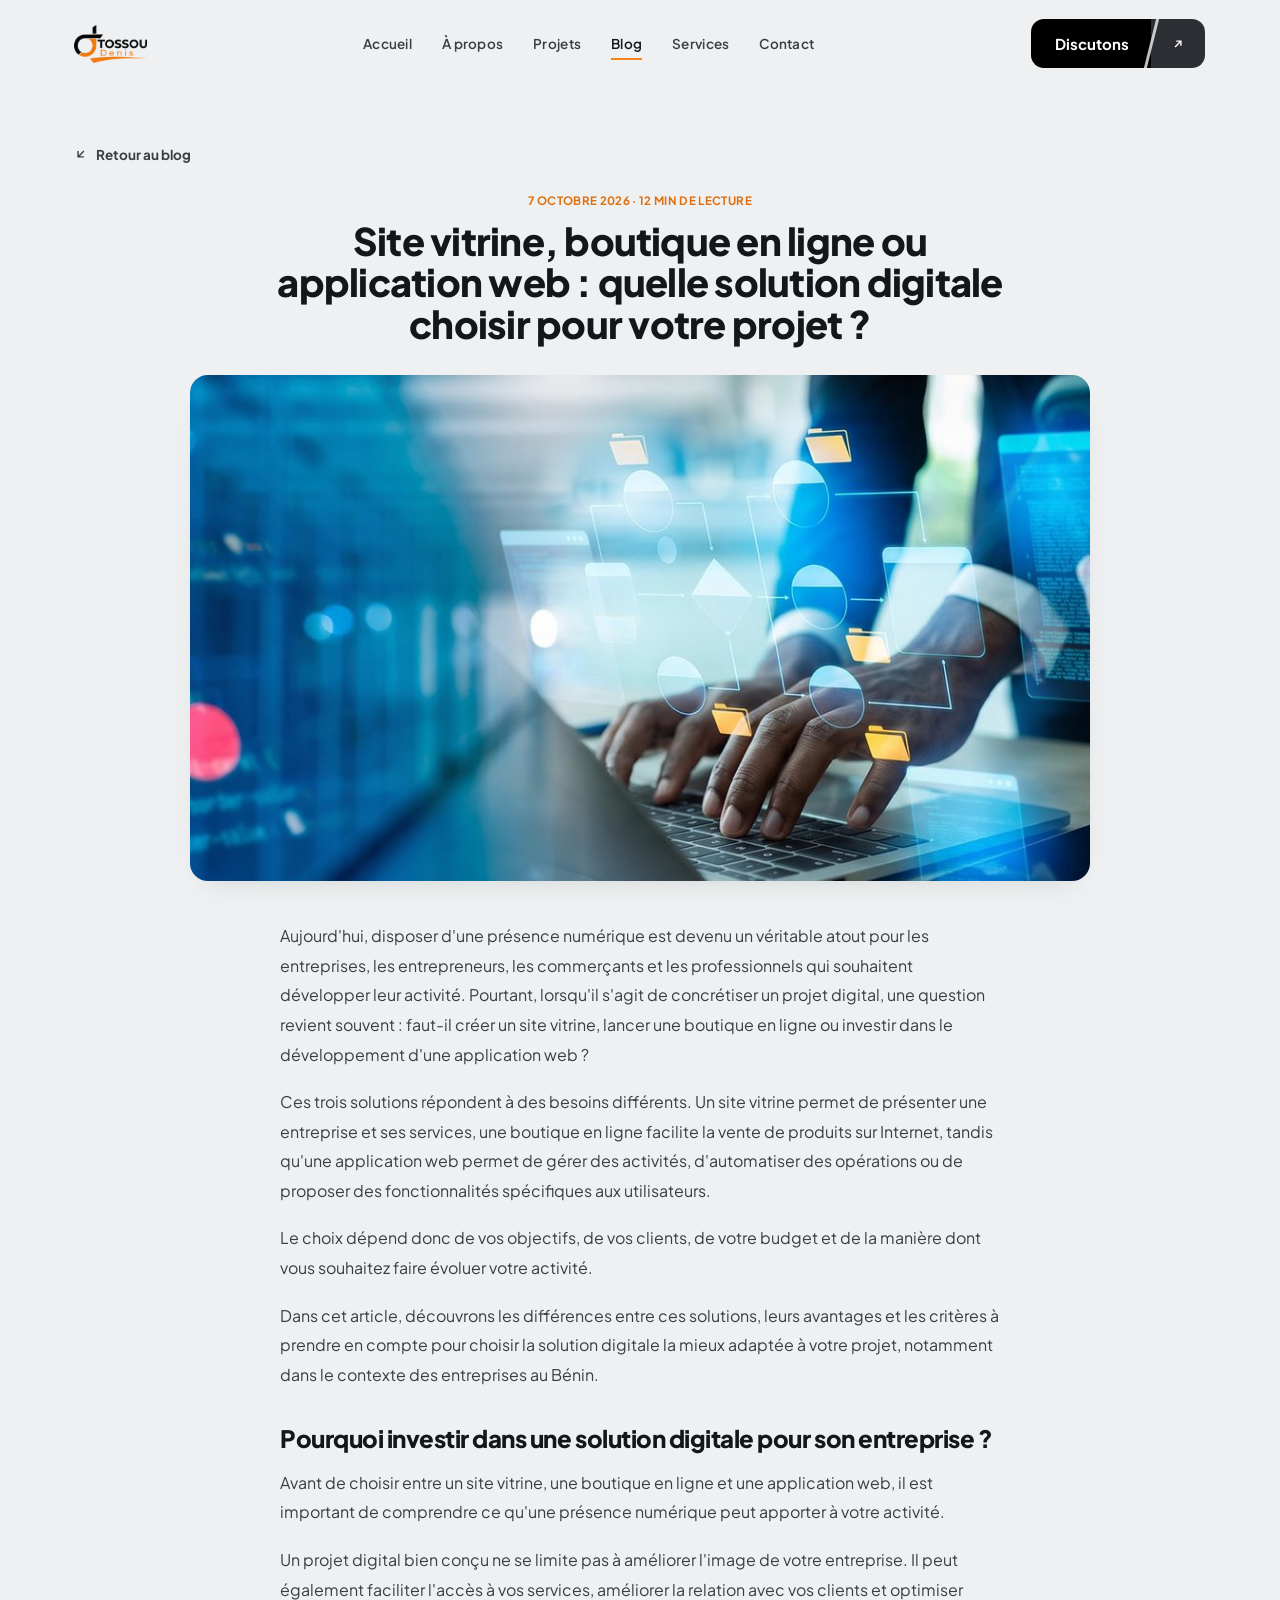
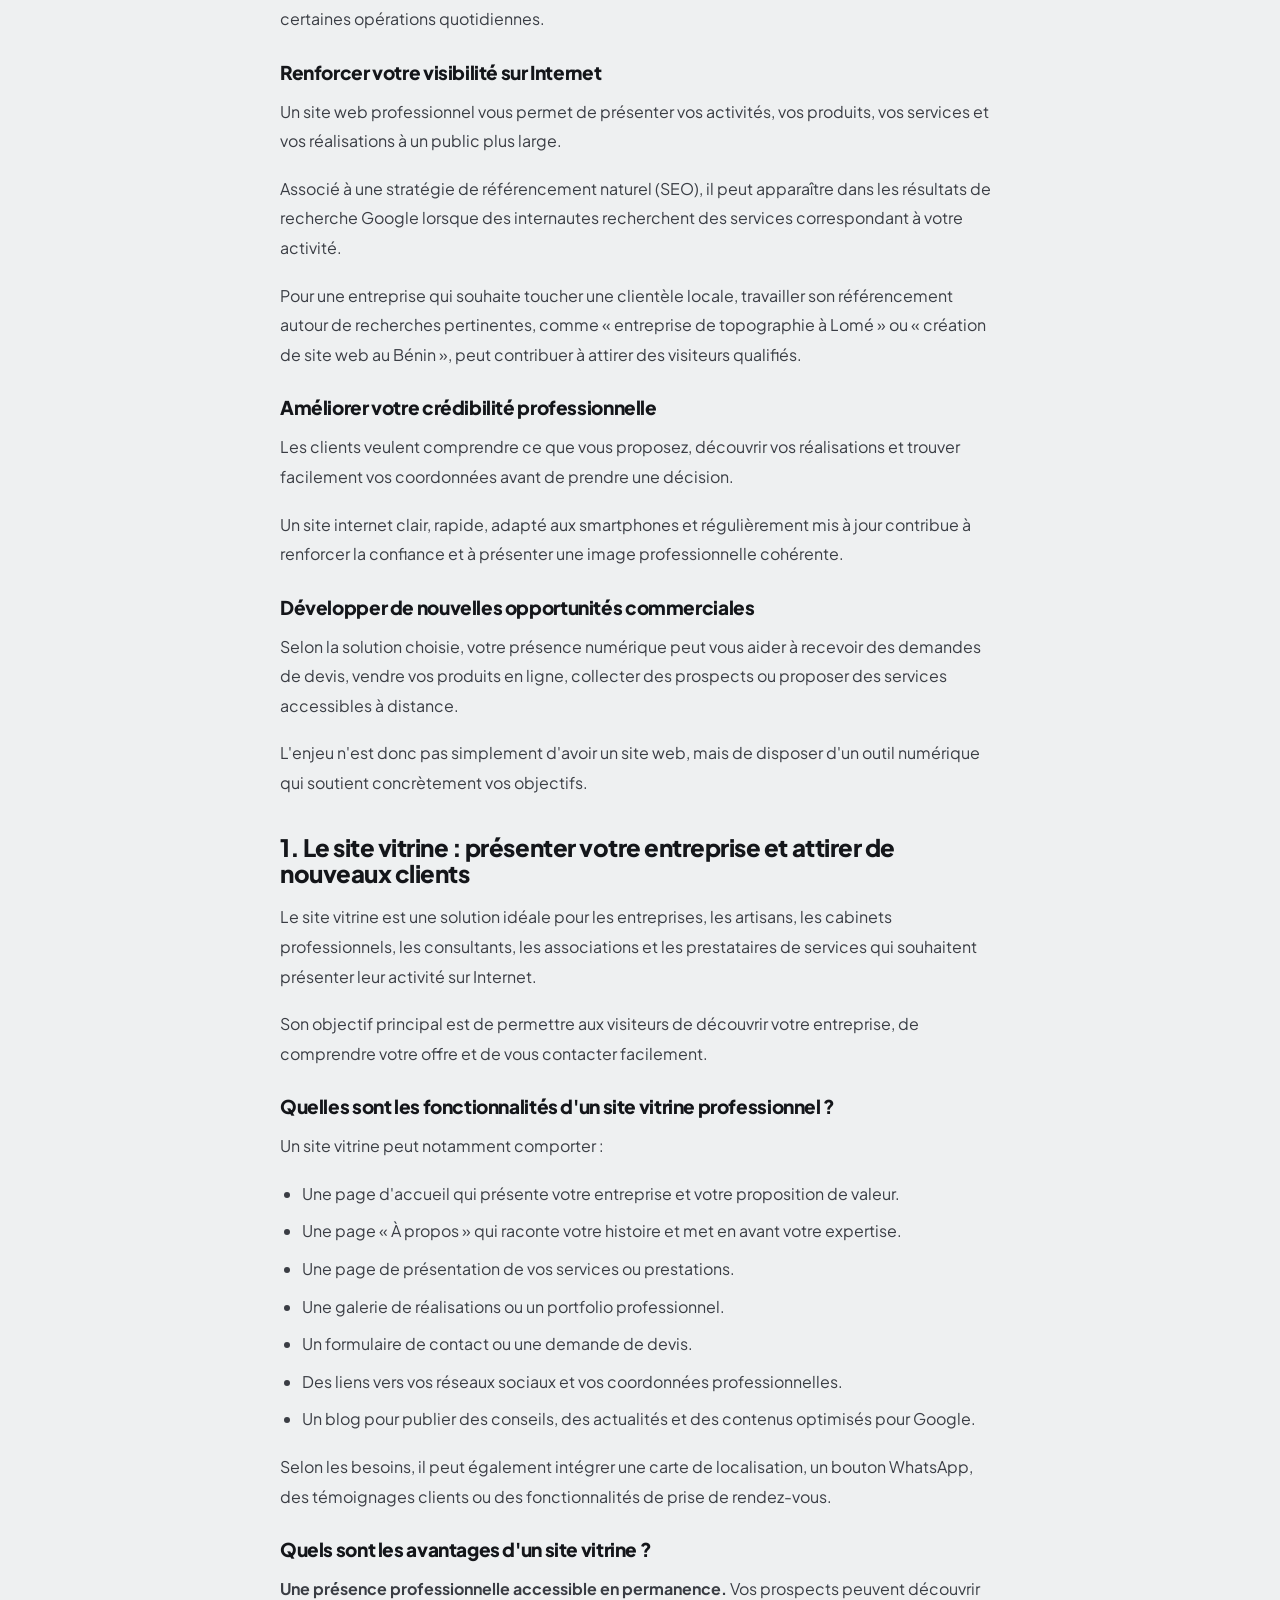
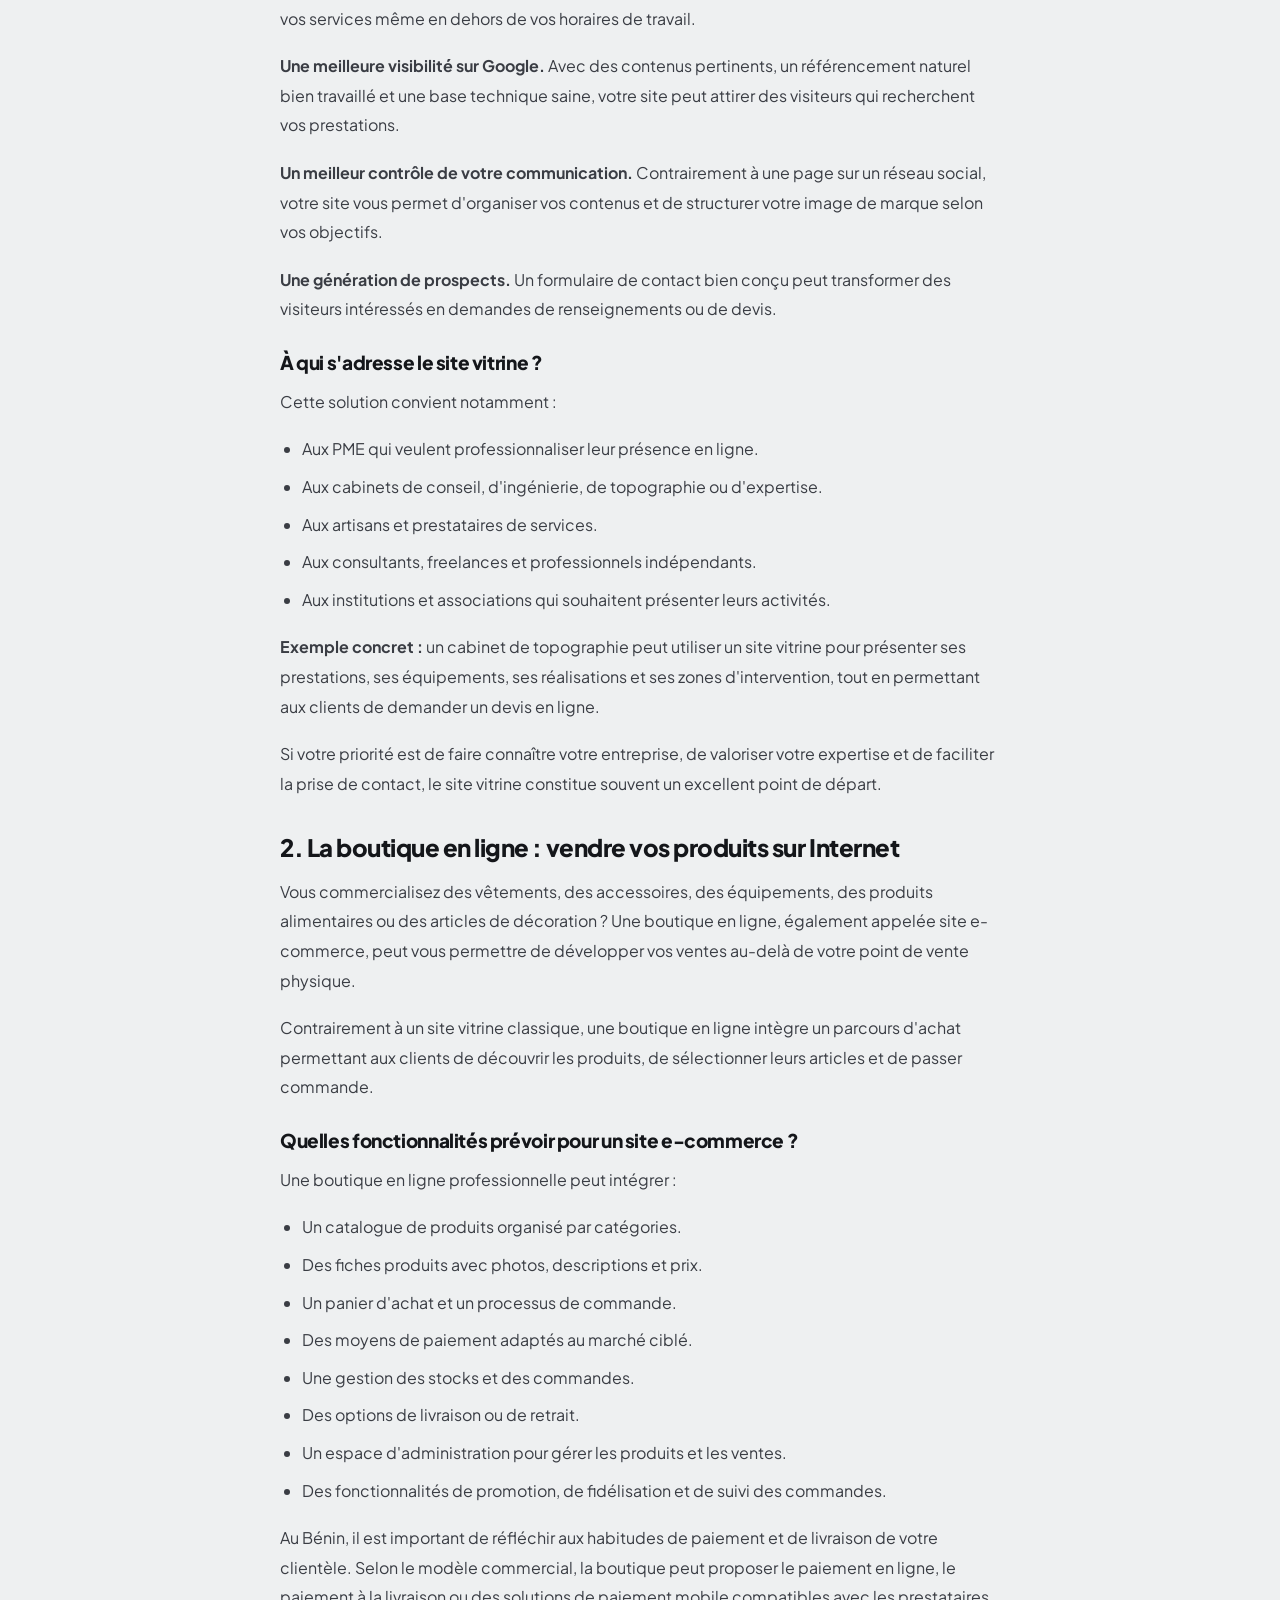
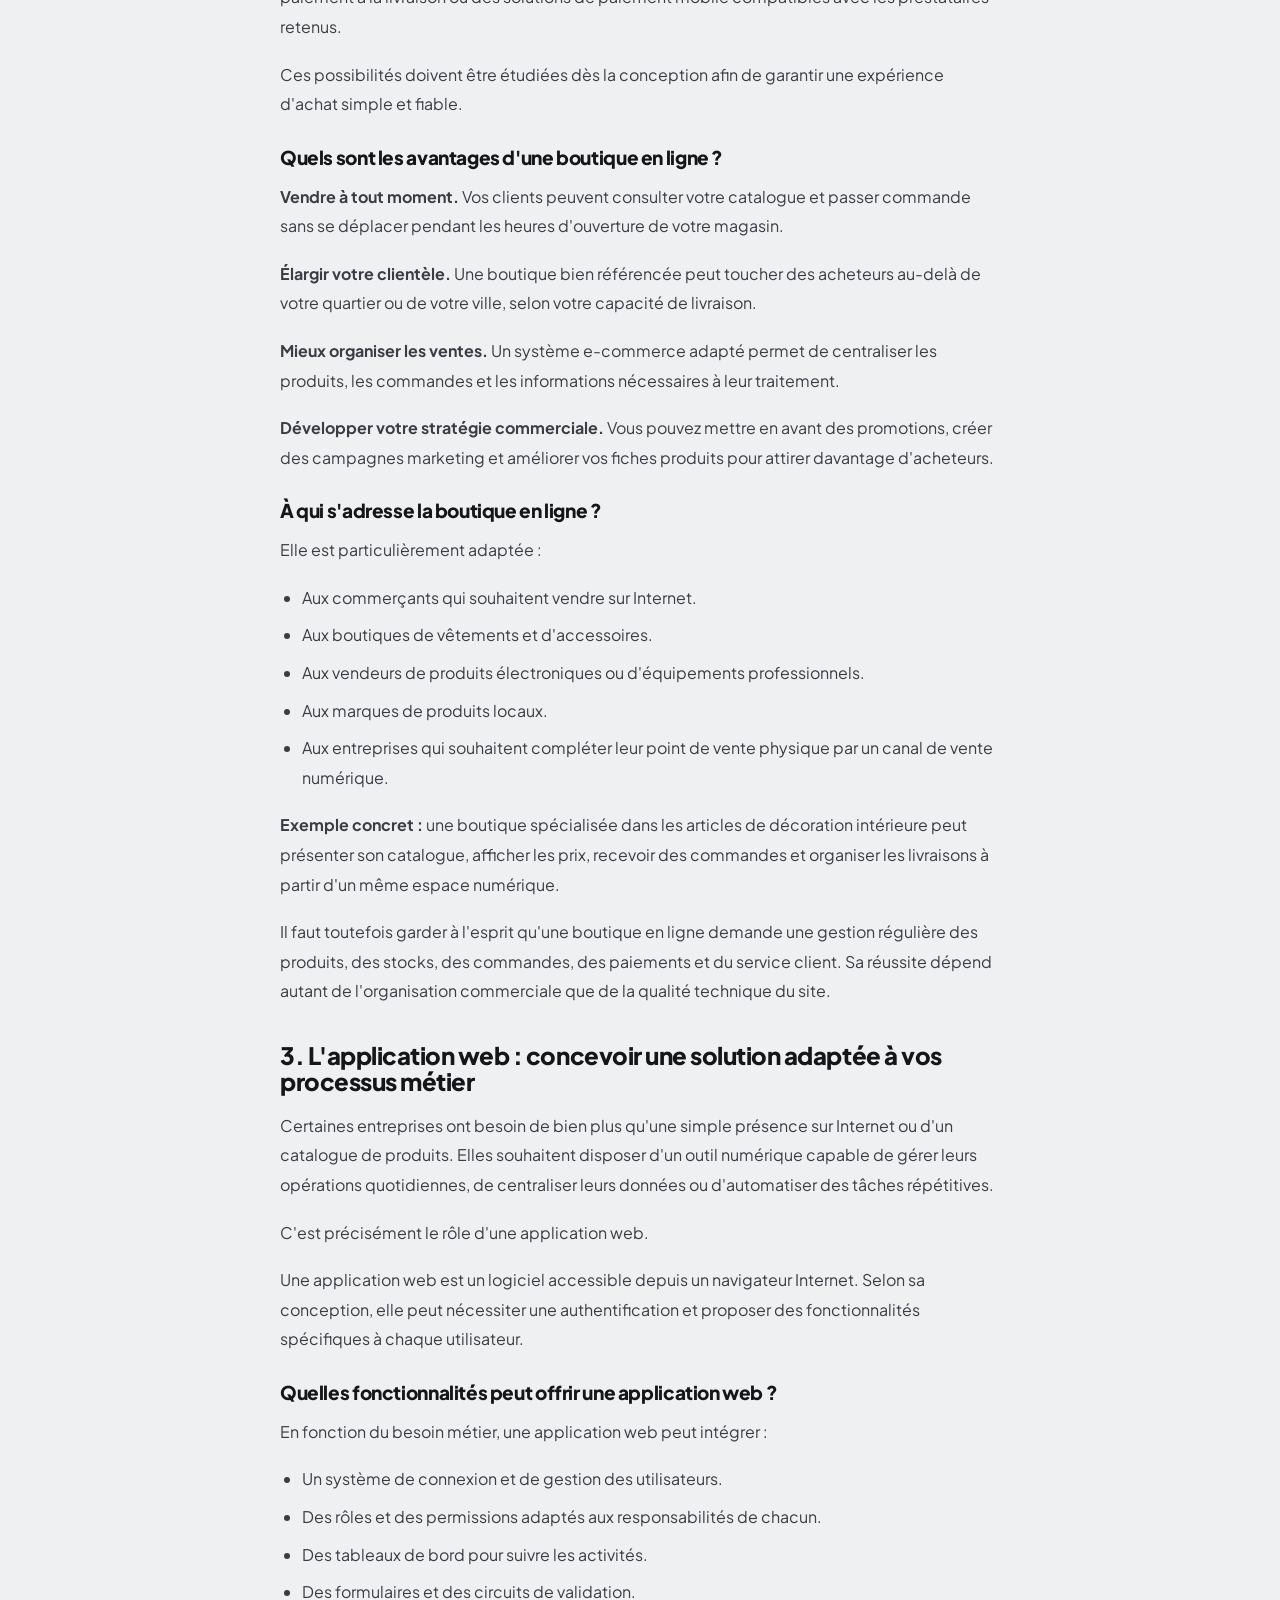
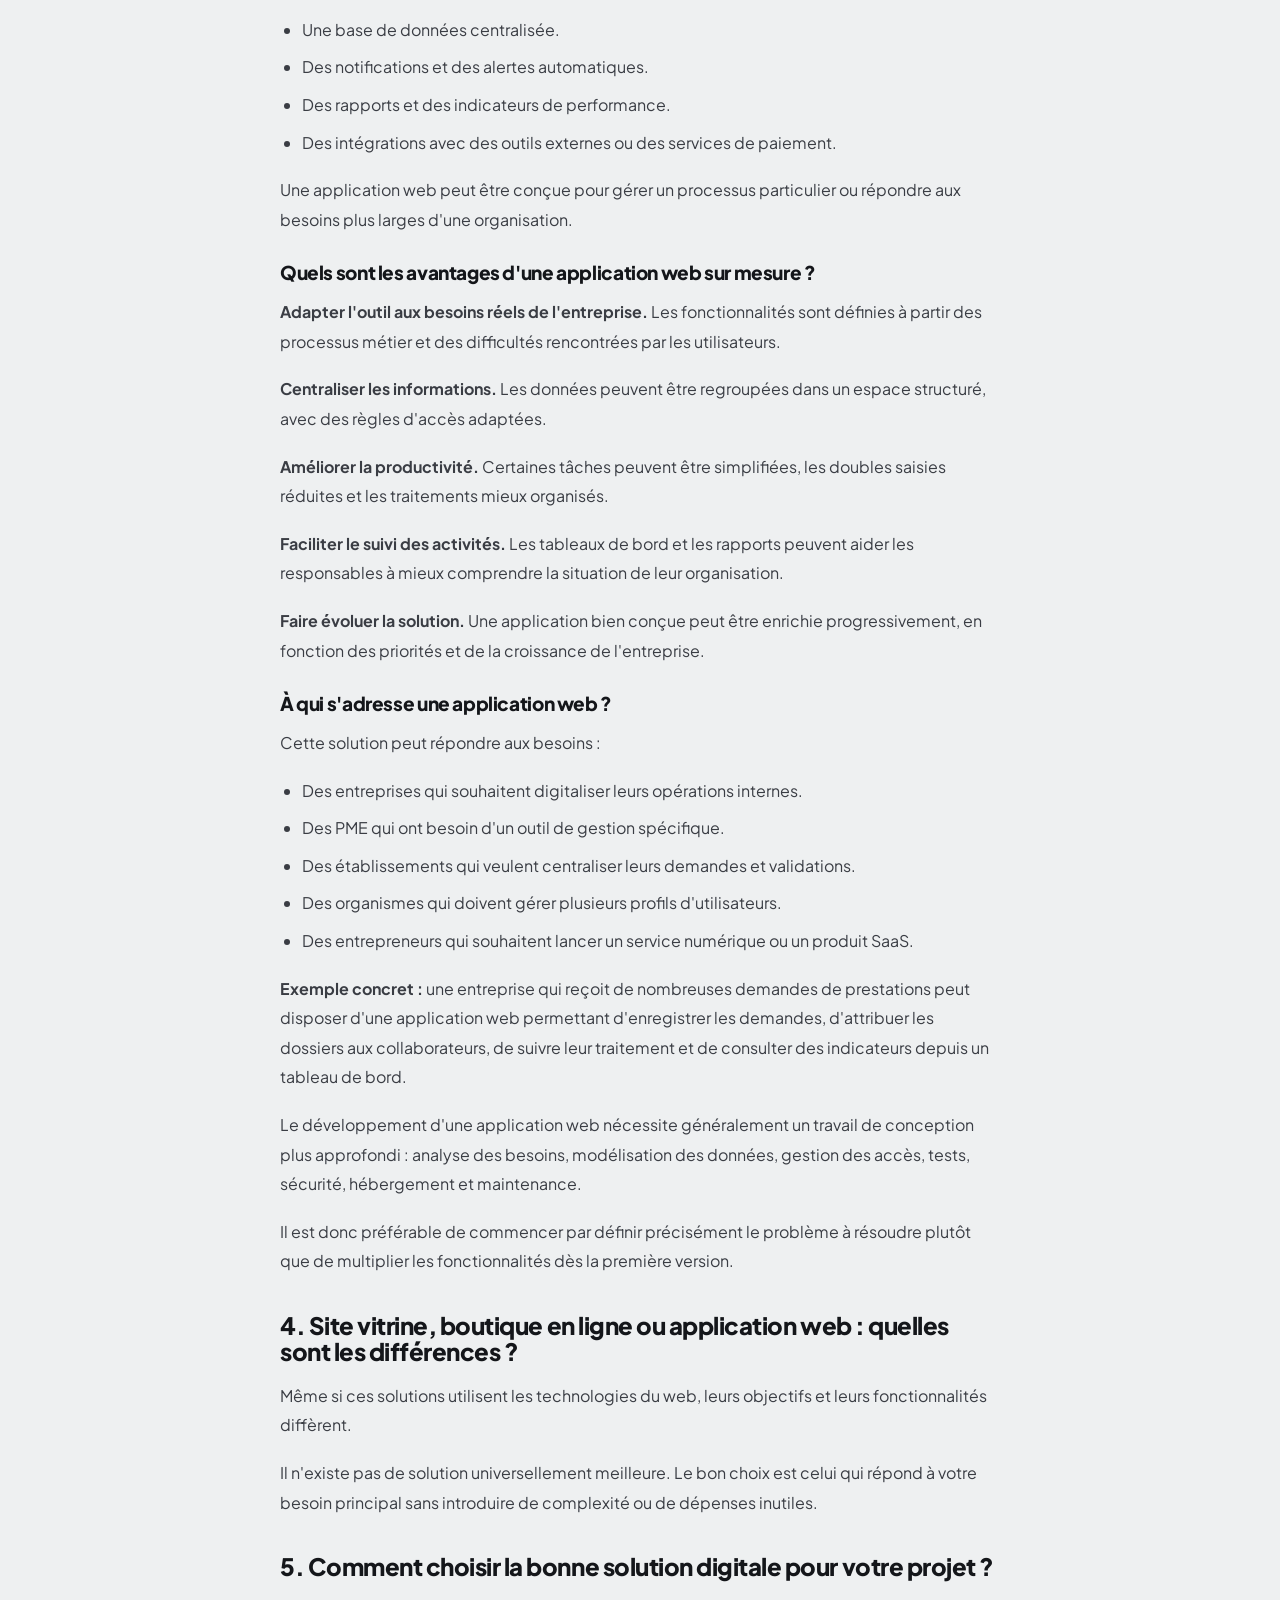
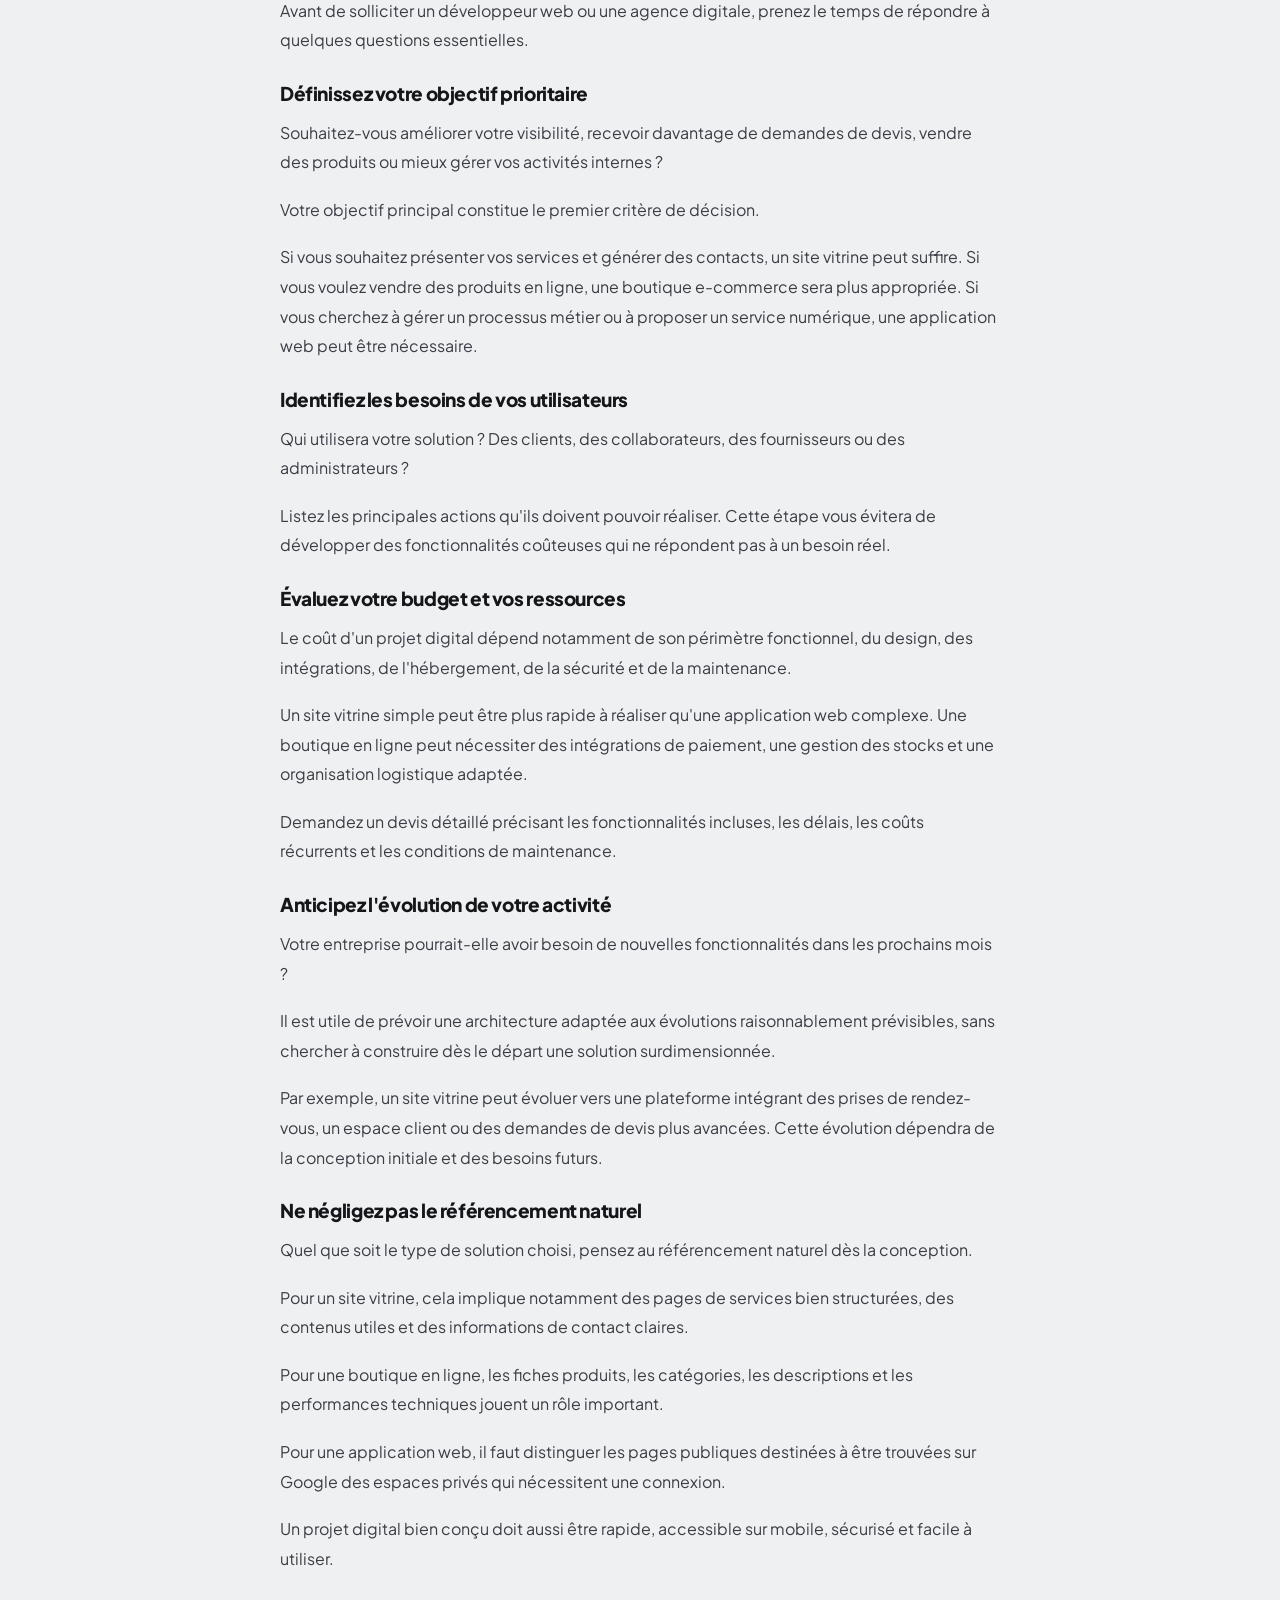
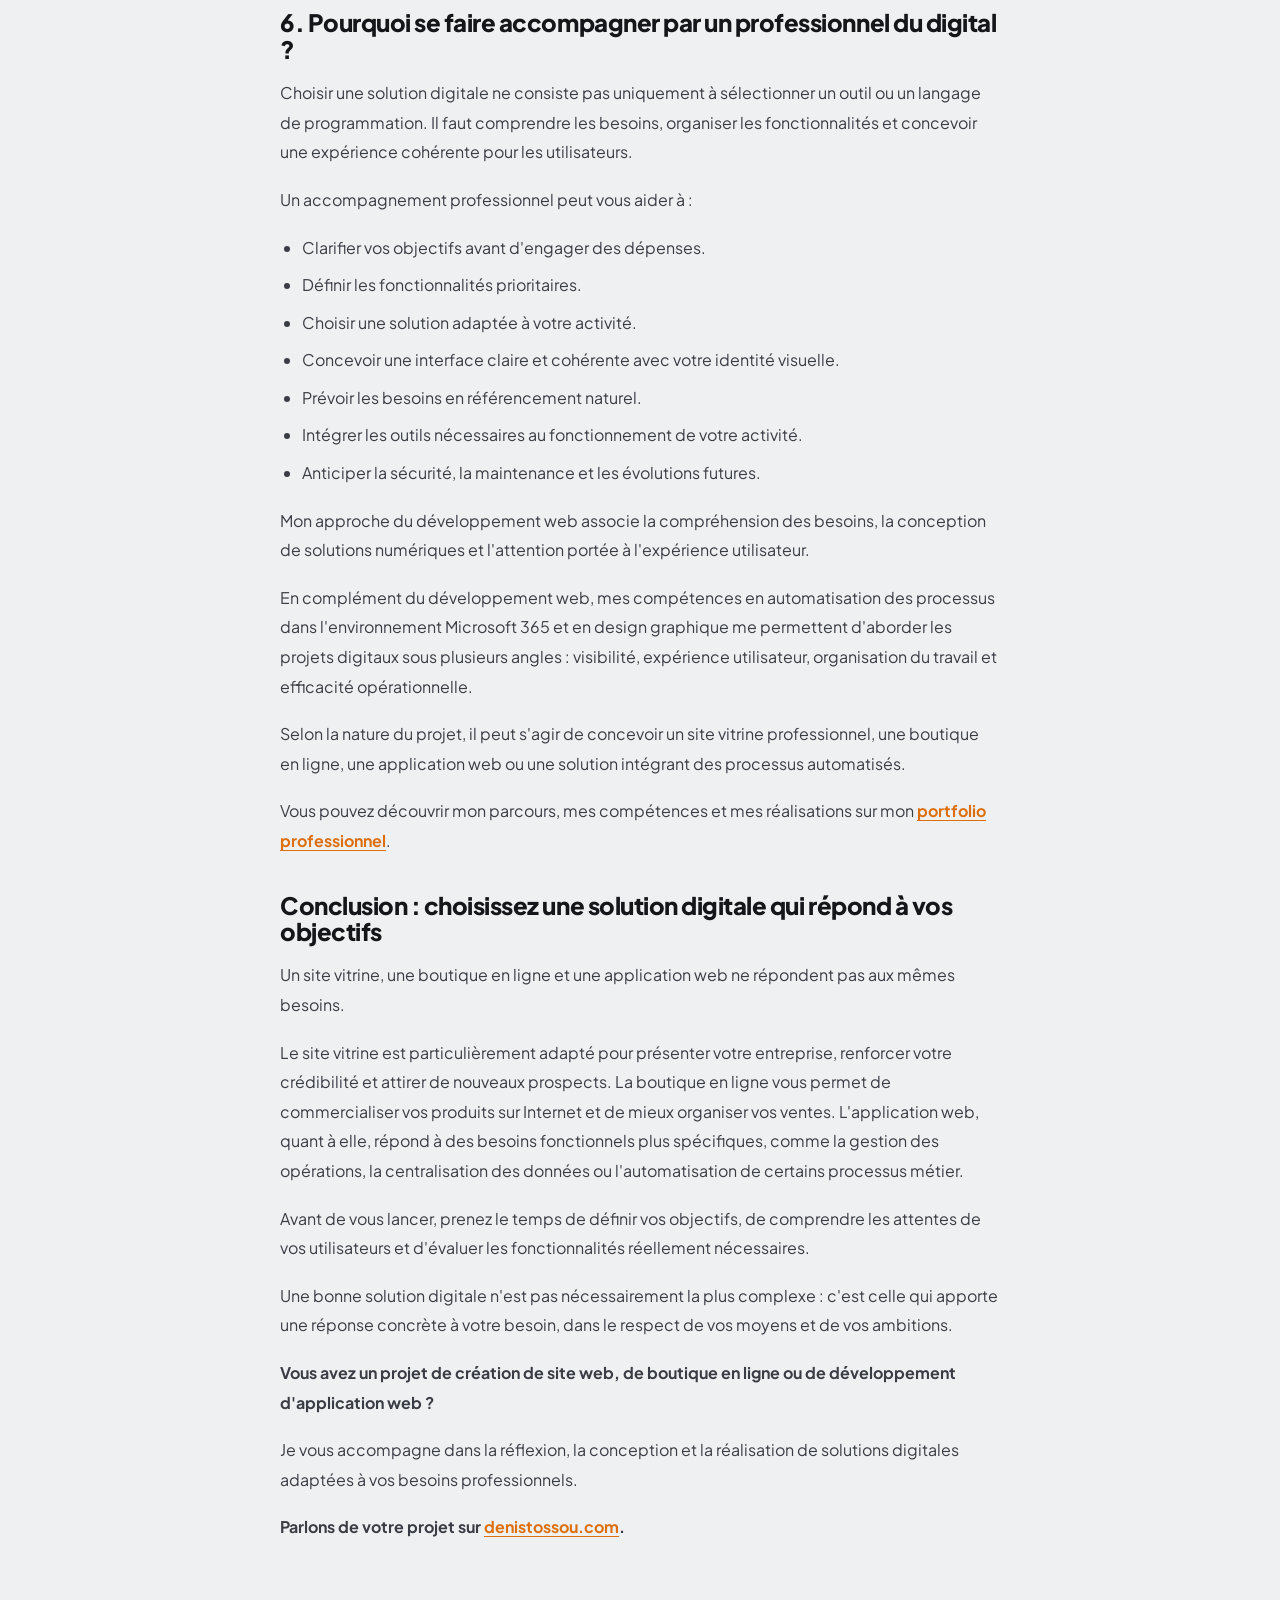
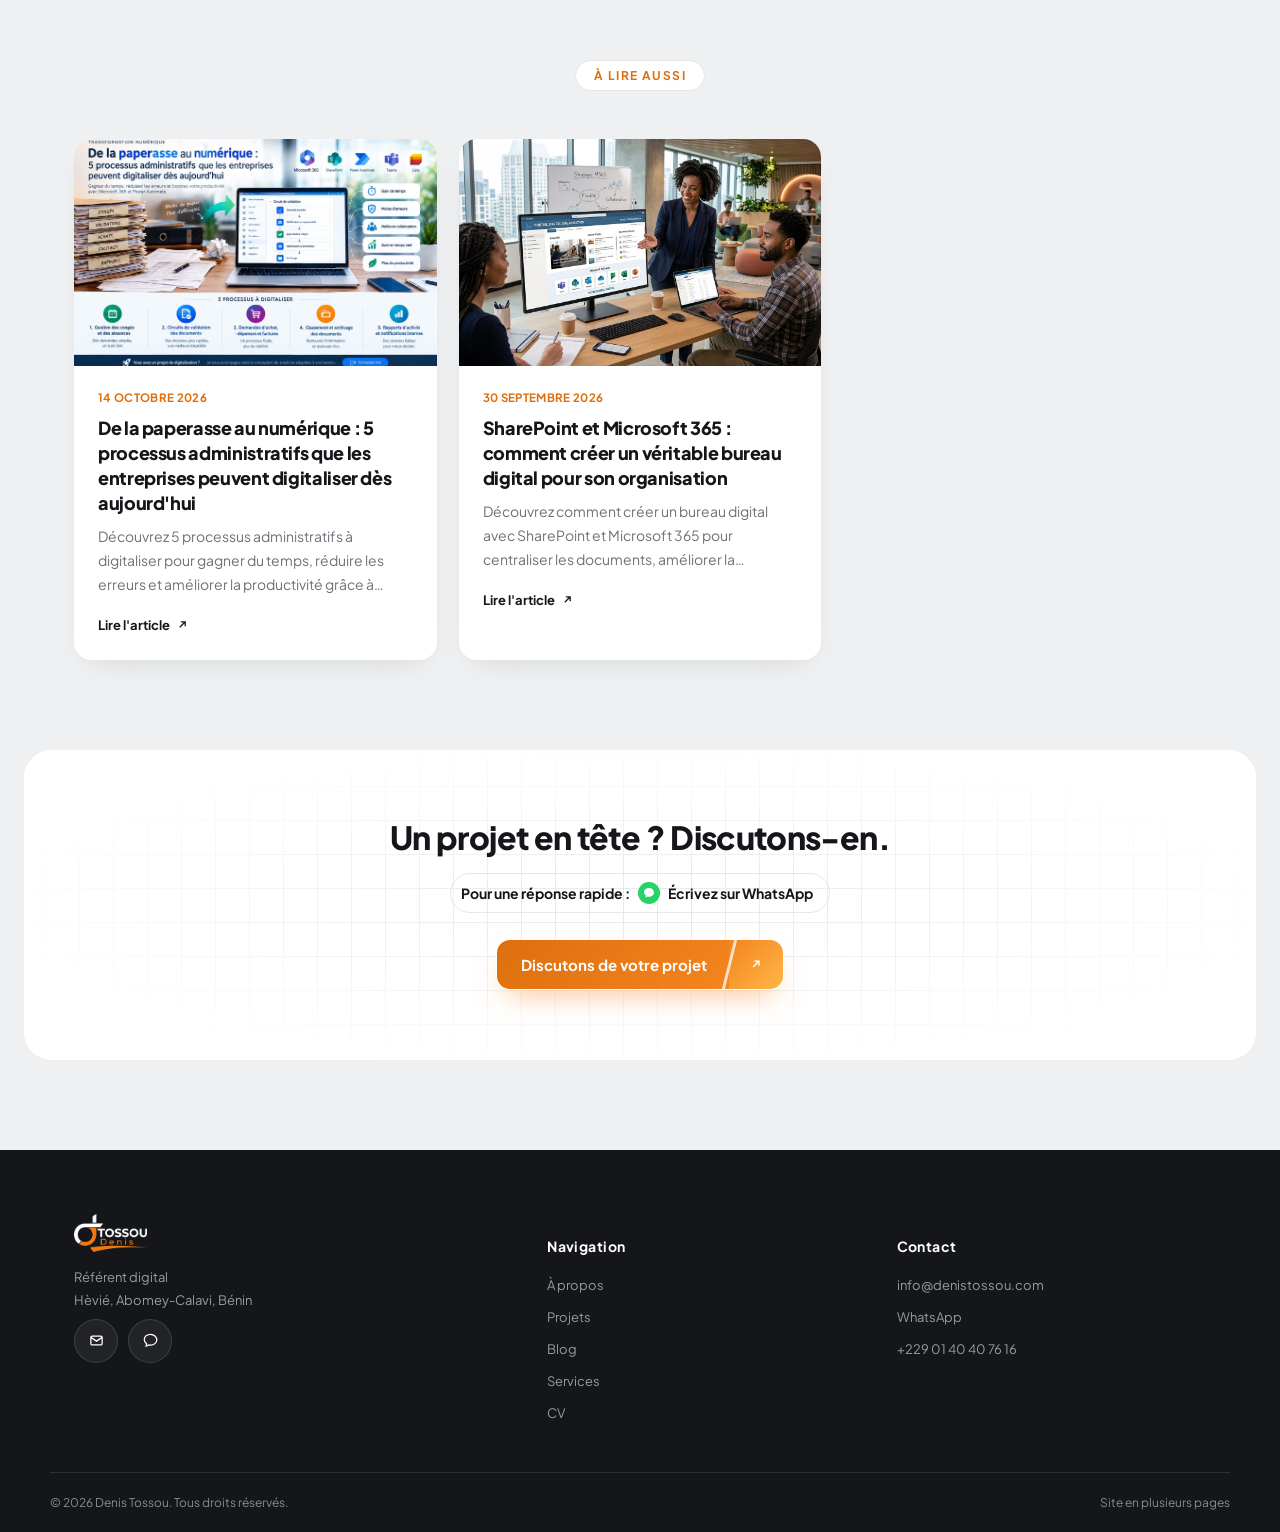
<file: blog/site-vitrine-boutique-en-ligne-application-web/index.html>
<!DOCTYPE html>
<html lang="fr">
<head>
<meta charset="UTF-8">
<meta name="viewport" content="width=device-width, initial-scale=1.0">
<meta name="generator" content="scripts/build.mjs">
<title>Site vitrine, e-commerce ou application web : que choisir ?</title>
<meta name="description" content="Site vitrine, boutique en ligne ou application web : découvrez quelle solution digitale choisir pour votre entreprise au Bénin et réussir votre projet.">
<meta name="author" content="Denis Tossou">
<meta name="robots" content="index, follow, max-image-preview:large, max-snippet:-1, max-video-preview:-1">
<link rel="canonical" href="https://denistossou.com/blog/site-vitrine-boutique-en-ligne-application-web/">
<meta name="theme-color" content="#ffffff">
<link rel="icon" href="/assets/img/favicon.png" type="image/png">
<link rel="apple-touch-icon" href="/assets/img/apple-touch-icon.png">
<meta property="og:locale" content="fr_FR">
<meta property="og:type" content="article">
<meta property="og:site_name" content="Denis Tossou">
<meta property="og:title" content="Site vitrine, e-commerce ou application web : que choisir ?">
<meta property="og:description" content="Site vitrine, boutique en ligne ou application web : découvrez quelle solution digitale choisir pour votre entreprise au Bénin et réussir votre projet.">
<meta property="og:url" content="https://denistossou.com/blog/site-vitrine-boutique-en-ligne-application-web/">
<meta property="og:image" content="https://denistossou.com/assets/img/uploads/blog-site-vitrine-boutique-application-web.jpg">
<meta property="og:image:width" content="1600">
<meta property="og:image:height" content="533">
<meta property="og:image:alt" content="Site vitrine, boutique en ligne ou application web : quelle solution digitale choisir pour votre projet ?">
<meta property="article:published_time" content="2026-10-07">
<meta property="article:modified_time" content="2026-10-07">
<meta property="article:author" content="https://denistossou.com/a-propos">
<meta name="twitter:card" content="summary_large_image">
<meta name="twitter:title" content="Site vitrine, e-commerce ou application web : que choisir ?">
<meta name="twitter:description" content="Site vitrine, boutique en ligne ou application web : découvrez quelle solution digitale choisir pour votre entreprise au Bénin et réussir votre projet.">
<meta name="twitter:image" content="https://denistossou.com/assets/img/uploads/blog-site-vitrine-boutique-application-web.jpg">
<link rel="preconnect" href="https://fonts.googleapis.com">
<link rel="preconnect" href="https://fonts.gstatic.com" crossorigin>
<link href="https://fonts.googleapis.com/css2?family=Plus+Jakarta+Sans:ital,wght@0,400;0,600;0,700;0,800;1,400&display=swap" rel="stylesheet">
<link rel="stylesheet" href="/css/style.css">
<link rel="preload" as="image" href="/assets/img/uploads/blog-site-vitrine-boutique-application-web.jpg" fetchpriority="high">
<script type="application/ld+json">{"@context":"https://schema.org","@graph":[{"@type":"BlogPosting","@id":"https://denistossou.com/blog/site-vitrine-boutique-en-ligne-application-web/#article","headline":"Site vitrine, boutique en ligne ou application web : quelle solution digitale choisir pour votre projet ?","description":"Site vitrine, boutique en ligne ou application web : découvrez quelle solution digitale choisir pour votre entreprise au Bénin et réussir votre projet.","image":["https://denistossou.com/assets/img/uploads/blog-site-vitrine-boutique-application-web.jpg"],"datePublished":"2026-10-07","dateModified":"2026-10-07","inLanguage":"fr-FR","wordCount":2654,"mainEntityOfPage":"https://denistossou.com/blog/site-vitrine-boutique-en-ligne-application-web/","author":{"@type":"Person","@id":"https://denistossou.com/#person","name":"Denis Tossou","url":"https://denistossou.com/a-propos"},"publisher":{"@id":"https://denistossou.com/#person"},"isPartOf":{"@type":"Blog","@id":"https://denistossou.com/blog/#blog","name":"Blog de Denis Tossou","url":"https://denistossou.com/blog/"}},{"@type":"BreadcrumbList","itemListElement":[{"@type":"ListItem","position":1,"name":"Accueil","item":"https://denistossou.com/"},{"@type":"ListItem","position":2,"name":"Blog","item":"https://denistossou.com/blog/"},{"@type":"ListItem","position":3,"name":"Site vitrine, boutique en ligne ou application web : quelle solution digitale choisir pour votre projet ?","item":"https://denistossou.com/blog/site-vitrine-boutique-en-ligne-application-web/"}]}]}</script>
</head>
<body>

<header class="site-header" id="siteHeader">
  <div class="container header-inner">
    <a href="/" class="logo"><img src="/assets/img/logo-header.png" alt="Denis Tossou" class="logo-img" width="386" height="200"></a>
    <nav class="main-nav">
      <a href="/">Accueil</a>
      <a href="/a-propos">À propos</a>
      <a href="/projets">Projets</a>
      <a href="/blog/" class="active">Blog</a>
      <a href="/services">Services</a>
      <a href="/contact">Contact</a>
    </nav>
    <div class="header-cta">
      <a href="/contact" class="btn btn-dark">
        <span class="btn-label">Discutons</span>
        <span class="btn-arrow"><svg width="14" height="14" viewBox="0 0 24 24" fill="none" stroke="currentColor" stroke-width="2.4"><path d="M7 17 17 7M9 7h8v8"/></svg></span>
      </a>
      <button class="burger" id="burgerBtn" aria-label="Ouvrir le menu" aria-expanded="false"><span></span><span></span><span></span></button>
    </div>
  </div>
  <div class="mobile-nav">
    <a href="/">Accueil</a>
    <a href="/a-propos">À propos</a>
    <a href="/projets">Projets</a>
    <a href="/blog/">Blog</a>
    <a href="/services">Services</a>
    <a href="/contact">Contact</a>
  </div>
</header>

<main>
<article class="article-page">
  <div class="container">
    <a href="/blog/" class="article-back">
      <svg width="14" height="14" viewBox="0 0 24 24" fill="none" stroke="currentColor" stroke-width="2.4"><path d="M17 7 7 17M7 7v10h10"/></svg>
      Retour au blog
    </a>
    <div class="article-head">
      <span class="blog-date"><time datetime="2026-10-07">7 octobre 2026</time> · 12 min de lecture</span>
      <h1>Site vitrine, boutique en ligne ou application web : quelle solution digitale choisir pour votre projet ?</h1>
    </div>
    <div class="article-cover"><img src="/assets/img/uploads/blog-site-vitrine-boutique-application-web.jpg" alt="Site vitrine, boutique en ligne ou application web : quelle solution digitale choisir pour votre projet ?" width="1600" height="533" fetchpriority="high" decoding="async"></div>
    <div class="article-body">
<p>Aujourd&#39;hui, disposer d&#39;une présence numérique est devenu un véritable atout pour les entreprises, les entrepreneurs, les commerçants et les professionnels qui souhaitent développer leur activité. Pourtant, lorsqu&#39;il s&#39;agit de concrétiser un projet digital, une question revient souvent : faut-il créer un site vitrine, lancer une boutique en ligne ou investir dans le développement d&#39;une application web ?</p>
<p>Ces trois solutions répondent à des besoins différents. Un site vitrine permet de présenter une entreprise et ses services, une boutique en ligne facilite la vente de produits sur Internet, tandis qu&#39;une application web permet de gérer des activités, d&#39;automatiser des opérations ou de proposer des fonctionnalités spécifiques aux utilisateurs.</p>
<p>Le choix dépend donc de vos objectifs, de vos clients, de votre budget et de la manière dont vous souhaitez faire évoluer votre activité.</p>
<p>Dans cet article, découvrons les différences entre ces solutions, leurs avantages et les critères à prendre en compte pour choisir la solution digitale la mieux adaptée à votre projet, notamment dans le contexte des entreprises au Bénin.</p>
<h2>Pourquoi investir dans une solution digitale pour son entreprise ?</h2>
<p>Avant de choisir entre un site vitrine, une boutique en ligne et une application web, il est important de comprendre ce qu&#39;une présence numérique peut apporter à votre activité.</p>
<p>Un projet digital bien conçu ne se limite pas à améliorer l&#39;image de votre entreprise. Il peut également faciliter l&#39;accès à vos services, améliorer la relation avec vos clients et optimiser certaines opérations quotidiennes.</p>
<h3>Renforcer votre visibilité sur Internet</h3>
<p>Un site web professionnel vous permet de présenter vos activités, vos produits, vos services et vos réalisations à un public plus large.</p>
<p>Associé à une stratégie de référencement naturel (SEO), il peut apparaître dans les résultats de recherche Google lorsque des internautes recherchent des services correspondant à votre activité.</p>
<p>Pour une entreprise qui souhaite toucher une clientèle locale, travailler son référencement autour de recherches pertinentes, comme « entreprise de topographie à Lomé » ou « création de site web au Bénin », peut contribuer à attirer des visiteurs qualifiés.</p>
<h3>Améliorer votre crédibilité professionnelle</h3>
<p>Les clients veulent comprendre ce que vous proposez, découvrir vos réalisations et trouver facilement vos coordonnées avant de prendre une décision.</p>
<p>Un site internet clair, rapide, adapté aux smartphones et régulièrement mis à jour contribue à renforcer la confiance et à présenter une image professionnelle cohérente.</p>
<h3>Développer de nouvelles opportunités commerciales</h3>
<p>Selon la solution choisie, votre présence numérique peut vous aider à recevoir des demandes de devis, vendre vos produits en ligne, collecter des prospects ou proposer des services accessibles à distance.</p>
<p>L&#39;enjeu n&#39;est donc pas simplement d&#39;avoir un site web, mais de disposer d&#39;un outil numérique qui soutient concrètement vos objectifs.</p>
<h2>1. Le site vitrine : présenter votre entreprise et attirer de nouveaux clients</h2>
<p>Le site vitrine est une solution idéale pour les entreprises, les artisans, les cabinets professionnels, les consultants, les associations et les prestataires de services qui souhaitent présenter leur activité sur Internet.</p>
<p>Son objectif principal est de permettre aux visiteurs de découvrir votre entreprise, de comprendre votre offre et de vous contacter facilement.</p>
<h3>Quelles sont les fonctionnalités d&#39;un site vitrine professionnel ?</h3>
<p>Un site vitrine peut notamment comporter :</p>
<ul>
<li>Une page d&#39;accueil qui présente votre entreprise et votre proposition de valeur.</li>
<li>Une page « À propos » qui raconte votre histoire et met en avant votre expertise.</li>
<li>Une page de présentation de vos services ou prestations.</li>
<li>Une galerie de réalisations ou un portfolio professionnel.</li>
<li>Un formulaire de contact ou une demande de devis.</li>
<li>Des liens vers vos réseaux sociaux et vos coordonnées professionnelles.</li>
<li>Un blog pour publier des conseils, des actualités et des contenus optimisés pour Google.</li>
</ul>
<p>Selon les besoins, il peut également intégrer une carte de localisation, un bouton WhatsApp, des témoignages clients ou des fonctionnalités de prise de rendez-vous.</p>
<h3>Quels sont les avantages d&#39;un site vitrine ?</h3>
<p><strong>Une présence professionnelle accessible en permanence.</strong> Vos prospects peuvent découvrir vos services même en dehors de vos horaires de travail.</p>
<p><strong>Une meilleure visibilité sur Google.</strong> Avec des contenus pertinents, un référencement naturel bien travaillé et une base technique saine, votre site peut attirer des visiteurs qui recherchent vos prestations.</p>
<p><strong>Un meilleur contrôle de votre communication.</strong> Contrairement à une page sur un réseau social, votre site vous permet d&#39;organiser vos contenus et de structurer votre image de marque selon vos objectifs.</p>
<p><strong>Une génération de prospects.</strong> Un formulaire de contact bien conçu peut transformer des visiteurs intéressés en demandes de renseignements ou de devis.</p>
<h3>À qui s&#39;adresse le site vitrine ?</h3>
<p>Cette solution convient notamment :</p>
<ul>
<li>Aux PME qui veulent professionnaliser leur présence en ligne.</li>
<li>Aux cabinets de conseil, d&#39;ingénierie, de topographie ou d&#39;expertise.</li>
<li>Aux artisans et prestataires de services.</li>
<li>Aux consultants, freelances et professionnels indépendants.</li>
<li>Aux institutions et associations qui souhaitent présenter leurs activités.</li>
</ul>
<p><strong>Exemple concret :</strong> un cabinet de topographie peut utiliser un site vitrine pour présenter ses prestations, ses équipements, ses réalisations et ses zones d&#39;intervention, tout en permettant aux clients de demander un devis en ligne.</p>
<p>Si votre priorité est de faire connaître votre entreprise, de valoriser votre expertise et de faciliter la prise de contact, le site vitrine constitue souvent un excellent point de départ.</p>
<h2>2. La boutique en ligne : vendre vos produits sur Internet</h2>
<p>Vous commercialisez des vêtements, des accessoires, des équipements, des produits alimentaires ou des articles de décoration ? Une boutique en ligne, également appelée site e-commerce, peut vous permettre de développer vos ventes au-delà de votre point de vente physique.</p>
<p>Contrairement à un site vitrine classique, une boutique en ligne intègre un parcours d&#39;achat permettant aux clients de découvrir les produits, de sélectionner leurs articles et de passer commande.</p>
<h3>Quelles fonctionnalités prévoir pour un site e-commerce ?</h3>
<p>Une boutique en ligne professionnelle peut intégrer :</p>
<ul>
<li>Un catalogue de produits organisé par catégories.</li>
<li>Des fiches produits avec photos, descriptions et prix.</li>
<li>Un panier d&#39;achat et un processus de commande.</li>
<li>Des moyens de paiement adaptés au marché ciblé.</li>
<li>Une gestion des stocks et des commandes.</li>
<li>Des options de livraison ou de retrait.</li>
<li>Un espace d&#39;administration pour gérer les produits et les ventes.</li>
<li>Des fonctionnalités de promotion, de fidélisation et de suivi des commandes.</li>
</ul>
<p>Au Bénin, il est important de réfléchir aux habitudes de paiement et de livraison de votre clientèle. Selon le modèle commercial, la boutique peut proposer le paiement en ligne, le paiement à la livraison ou des solutions de paiement mobile compatibles avec les prestataires retenus.</p>
<p>Ces possibilités doivent être étudiées dès la conception afin de garantir une expérience d&#39;achat simple et fiable.</p>
<h3>Quels sont les avantages d&#39;une boutique en ligne ?</h3>
<p><strong>Vendre à tout moment.</strong> Vos clients peuvent consulter votre catalogue et passer commande sans se déplacer pendant les heures d&#39;ouverture de votre magasin.</p>
<p><strong>Élargir votre clientèle.</strong> Une boutique bien référencée peut toucher des acheteurs au-delà de votre quartier ou de votre ville, selon votre capacité de livraison.</p>
<p><strong>Mieux organiser les ventes.</strong> Un système e-commerce adapté permet de centraliser les produits, les commandes et les informations nécessaires à leur traitement.</p>
<p><strong>Développer votre stratégie commerciale.</strong> Vous pouvez mettre en avant des promotions, créer des campagnes marketing et améliorer vos fiches produits pour attirer davantage d&#39;acheteurs.</p>
<h3>À qui s&#39;adresse la boutique en ligne ?</h3>
<p>Elle est particulièrement adaptée :</p>
<ul>
<li>Aux commerçants qui souhaitent vendre sur Internet.</li>
<li>Aux boutiques de vêtements et d&#39;accessoires.</li>
<li>Aux vendeurs de produits électroniques ou d&#39;équipements professionnels.</li>
<li>Aux marques de produits locaux.</li>
<li>Aux entreprises qui souhaitent compléter leur point de vente physique par un canal de vente numérique.</li>
</ul>
<p><strong>Exemple concret :</strong> une boutique spécialisée dans les articles de décoration intérieure peut présenter son catalogue, afficher les prix, recevoir des commandes et organiser les livraisons à partir d&#39;un même espace numérique.</p>
<p>Il faut toutefois garder à l&#39;esprit qu&#39;une boutique en ligne demande une gestion régulière des produits, des stocks, des commandes, des paiements et du service client. Sa réussite dépend autant de l&#39;organisation commerciale que de la qualité technique du site.</p>
<h2>3. L&#39;application web : concevoir une solution adaptée à vos processus métier</h2>
<p>Certaines entreprises ont besoin de bien plus qu&#39;une simple présence sur Internet ou d&#39;un catalogue de produits. Elles souhaitent disposer d&#39;un outil numérique capable de gérer leurs opérations quotidiennes, de centraliser leurs données ou d&#39;automatiser des tâches répétitives.</p>
<p>C&#39;est précisément le rôle d&#39;une application web.</p>
<p>Une application web est un logiciel accessible depuis un navigateur Internet. Selon sa conception, elle peut nécessiter une authentification et proposer des fonctionnalités spécifiques à chaque utilisateur.</p>
<h3>Quelles fonctionnalités peut offrir une application web ?</h3>
<p>En fonction du besoin métier, une application web peut intégrer :</p>
<ul>
<li>Un système de connexion et de gestion des utilisateurs.</li>
<li>Des rôles et des permissions adaptés aux responsabilités de chacun.</li>
<li>Des tableaux de bord pour suivre les activités.</li>
<li>Des formulaires et des circuits de validation.</li>
<li>Une base de données centralisée.</li>
<li>Des notifications et des alertes automatiques.</li>
<li>Des rapports et des indicateurs de performance.</li>
<li>Des intégrations avec des outils externes ou des services de paiement.</li>
</ul>
<p>Une application web peut être conçue pour gérer un processus particulier ou répondre aux besoins plus larges d&#39;une organisation.</p>
<h3>Quels sont les avantages d&#39;une application web sur mesure ?</h3>
<p><strong>Adapter l&#39;outil aux besoins réels de l&#39;entreprise.</strong> Les fonctionnalités sont définies à partir des processus métier et des difficultés rencontrées par les utilisateurs.</p>
<p><strong>Centraliser les informations.</strong> Les données peuvent être regroupées dans un espace structuré, avec des règles d&#39;accès adaptées.</p>
<p><strong>Améliorer la productivité.</strong> Certaines tâches peuvent être simplifiées, les doubles saisies réduites et les traitements mieux organisés.</p>
<p><strong>Faciliter le suivi des activités.</strong> Les tableaux de bord et les rapports peuvent aider les responsables à mieux comprendre la situation de leur organisation.</p>
<p><strong>Faire évoluer la solution.</strong> Une application bien conçue peut être enrichie progressivement, en fonction des priorités et de la croissance de l&#39;entreprise.</p>
<h3>À qui s&#39;adresse une application web ?</h3>
<p>Cette solution peut répondre aux besoins :</p>
<ul>
<li>Des entreprises qui souhaitent digitaliser leurs opérations internes.</li>
<li>Des PME qui ont besoin d&#39;un outil de gestion spécifique.</li>
<li>Des établissements qui veulent centraliser leurs demandes et validations.</li>
<li>Des organismes qui doivent gérer plusieurs profils d&#39;utilisateurs.</li>
<li>Des entrepreneurs qui souhaitent lancer un service numérique ou un produit SaaS.</li>
</ul>
<p><strong>Exemple concret :</strong> une entreprise qui reçoit de nombreuses demandes de prestations peut disposer d&#39;une application web permettant d&#39;enregistrer les demandes, d&#39;attribuer les dossiers aux collaborateurs, de suivre leur traitement et de consulter des indicateurs depuis un tableau de bord.</p>
<p>Le développement d&#39;une application web nécessite généralement un travail de conception plus approfondi : analyse des besoins, modélisation des données, gestion des accès, tests, sécurité, hébergement et maintenance.</p>
<p>Il est donc préférable de commencer par définir précisément le problème à résoudre plutôt que de multiplier les fonctionnalités dès la première version.</p>
<h2>4. Site vitrine, boutique en ligne ou application web : quelles sont les différences ?</h2>
<p>Même si ces solutions utilisent les technologies du web, leurs objectifs et leurs fonctionnalités diffèrent.</p>
<p>Il n&#39;existe pas de solution universellement meilleure. Le bon choix est celui qui répond à votre besoin principal sans introduire de complexité ou de dépenses inutiles.</p>
<h2>5. Comment choisir la bonne solution digitale pour votre projet ?</h2>
<p>Avant de solliciter un développeur web ou une agence digitale, prenez le temps de répondre à quelques questions essentielles.</p>
<h3>Définissez votre objectif prioritaire</h3>
<p>Souhaitez-vous améliorer votre visibilité, recevoir davantage de demandes de devis, vendre des produits ou mieux gérer vos activités internes ?</p>
<p>Votre objectif principal constitue le premier critère de décision.</p>
<p>Si vous souhaitez présenter vos services et générer des contacts, un site vitrine peut suffire. Si vous voulez vendre des produits en ligne, une boutique e-commerce sera plus appropriée. Si vous cherchez à gérer un processus métier ou à proposer un service numérique, une application web peut être nécessaire.</p>
<h3>Identifiez les besoins de vos utilisateurs</h3>
<p>Qui utilisera votre solution ? Des clients, des collaborateurs, des fournisseurs ou des administrateurs ?</p>
<p>Listez les principales actions qu&#39;ils doivent pouvoir réaliser. Cette étape vous évitera de développer des fonctionnalités coûteuses qui ne répondent pas à un besoin réel.</p>
<h3>Évaluez votre budget et vos ressources</h3>
<p>Le coût d&#39;un projet digital dépend notamment de son périmètre fonctionnel, du design, des intégrations, de l&#39;hébergement, de la sécurité et de la maintenance.</p>
<p>Un site vitrine simple peut être plus rapide à réaliser qu&#39;une application web complexe. Une boutique en ligne peut nécessiter des intégrations de paiement, une gestion des stocks et une organisation logistique adaptée.</p>
<p>Demandez un devis détaillé précisant les fonctionnalités incluses, les délais, les coûts récurrents et les conditions de maintenance.</p>
<h3>Anticipez l&#39;évolution de votre activité</h3>
<p>Votre entreprise pourrait-elle avoir besoin de nouvelles fonctionnalités dans les prochains mois ?</p>
<p>Il est utile de prévoir une architecture adaptée aux évolutions raisonnablement prévisibles, sans chercher à construire dès le départ une solution surdimensionnée.</p>
<p>Par exemple, un site vitrine peut évoluer vers une plateforme intégrant des prises de rendez-vous, un espace client ou des demandes de devis plus avancées. Cette évolution dépendra de la conception initiale et des besoins futurs.</p>
<h3>Ne négligez pas le référencement naturel</h3>
<p>Quel que soit le type de solution choisi, pensez au référencement naturel dès la conception.</p>
<p>Pour un site vitrine, cela implique notamment des pages de services bien structurées, des contenus utiles et des informations de contact claires.</p>
<p>Pour une boutique en ligne, les fiches produits, les catégories, les descriptions et les performances techniques jouent un rôle important.</p>
<p>Pour une application web, il faut distinguer les pages publiques destinées à être trouvées sur Google des espaces privés qui nécessitent une connexion.</p>
<p>Un projet digital bien conçu doit aussi être rapide, accessible sur mobile, sécurisé et facile à utiliser.</p>
<h2>6. Pourquoi se faire accompagner par un professionnel du digital ?</h2>
<p>Choisir une solution digitale ne consiste pas uniquement à sélectionner un outil ou un langage de programmation. Il faut comprendre les besoins, organiser les fonctionnalités et concevoir une expérience cohérente pour les utilisateurs.</p>
<p>Un accompagnement professionnel peut vous aider à :</p>
<ul>
<li>Clarifier vos objectifs avant d&#39;engager des dépenses.</li>
<li>Définir les fonctionnalités prioritaires.</li>
<li>Choisir une solution adaptée à votre activité.</li>
<li>Concevoir une interface claire et cohérente avec votre identité visuelle.</li>
<li>Prévoir les besoins en référencement naturel.</li>
<li>Intégrer les outils nécessaires au fonctionnement de votre activité.</li>
<li>Anticiper la sécurité, la maintenance et les évolutions futures.</li>
</ul>
<p>Mon approche du développement web associe la compréhension des besoins, la conception de solutions numériques et l&#39;attention portée à l&#39;expérience utilisateur.</p>
<p>En complément du développement web, mes compétences en automatisation des processus dans l&#39;environnement Microsoft 365 et en design graphique me permettent d&#39;aborder les projets digitaux sous plusieurs angles : visibilité, expérience utilisateur, organisation du travail et efficacité opérationnelle.</p>
<p>Selon la nature du projet, il peut s&#39;agir de concevoir un site vitrine professionnel, une boutique en ligne, une application web ou une solution intégrant des processus automatisés.</p>
<p>Vous pouvez découvrir mon parcours, mes compétences et mes réalisations sur mon <a href="https://denistossou.com/">portfolio professionnel</a>.</p>
<h2>Conclusion : choisissez une solution digitale qui répond à vos objectifs</h2>
<p>Un site vitrine, une boutique en ligne et une application web ne répondent pas aux mêmes besoins.</p>
<p>Le site vitrine est particulièrement adapté pour présenter votre entreprise, renforcer votre crédibilité et attirer de nouveaux prospects. La boutique en ligne vous permet de commercialiser vos produits sur Internet et de mieux organiser vos ventes. L&#39;application web, quant à elle, répond à des besoins fonctionnels plus spécifiques, comme la gestion des opérations, la centralisation des données ou l&#39;automatisation de certains processus métier.</p>
<p>Avant de vous lancer, prenez le temps de définir vos objectifs, de comprendre les attentes de vos utilisateurs et d&#39;évaluer les fonctionnalités réellement nécessaires.</p>
<p>Une bonne solution digitale n&#39;est pas nécessairement la plus complexe : c&#39;est celle qui apporte une réponse concrète à votre besoin, dans le respect de vos moyens et de vos ambitions.</p>
<p><strong>Vous avez un projet de création de site web, de boutique en ligne ou de développement d&#39;application web ?</strong></p>
<p>Je vous accompagne dans la réflexion, la conception et la réalisation de solutions digitales adaptées à vos besoins professionnels.</p>
<p><strong>Parlons de votre projet sur <a href="https://denistossou.com/">denistossou.com</a>.</strong></p>

    </div>
  </div>
</article>

<section class="blog-list related-posts">
  <div class="container">
    <div class="section-head"><span class="eyebrow">À lire aussi</span></div>
    <div class="blog-grid">
        <a href="/blog/digitalisation-processus-administratifs/" class="blog-card reveal " data-slug="digitalisation-processus-administratifs">
          <div class="thumb">
            <img src="/assets/img/uploads/blog-digitalisation-processus-administratifs.jpg" alt="De la paperasse au numérique : 5 processus administratifs que les entreprises peuvent digitaliser dès aujourd'hui" width="1536" height="1024" loading="lazy" decoding="async">
          </div>
          <div class="body">
            <time class="blog-date" datetime="2026-10-14">14 octobre 2026</time>
            <h3 class="blog-card-title">De la paperasse au numérique : 5 processus administratifs que les entreprises peuvent digitaliser dès aujourd'hui</h3>
            <p class="summary">Découvrez 5 processus administratifs à digitaliser pour gagner du temps, réduire les erreurs et améliorer la productivité grâce à Microsoft 365 et Power Automate.</p>
            <span class="blog-readmore">Lire l'article
              <svg width="13" height="13" viewBox="0 0 24 24" fill="none" stroke="currentColor" stroke-width="2.4"><path d="M7 17 17 7M9 7h8v8"/></svg>
            </span>
          </div>
        </a>
        <a href="/blog/sharepoint-microsoft-365-bureau-digital/" class="blog-card reveal reveal-delay-1" data-slug="sharepoint-microsoft-365-bureau-digital">
          <div class="thumb">
            <img src="/assets/img/uploads/blog-sharepoint-microsoft-365-bureau-digital.jpg" alt="SharePoint et Microsoft 365 : comment créer un véritable bureau digital pour son organisation" width="1408" height="768" loading="lazy" decoding="async">
          </div>
          <div class="body">
            <time class="blog-date" datetime="2026-09-30">30 septembre 2026</time>
            <h3 class="blog-card-title">SharePoint et Microsoft 365 : comment créer un véritable bureau digital pour son organisation</h3>
            <p class="summary">Découvrez comment créer un bureau digital avec SharePoint et Microsoft 365 pour centraliser les documents, améliorer la collaboration et automatiser les processus.</p>
            <span class="blog-readmore">Lire l'article
              <svg width="13" height="13" viewBox="0 0 24 24" fill="none" stroke="currentColor" stroke-width="2.4"><path d="M7 17 17 7M9 7h8v8"/></svg>
            </span>
          </div>
        </a>
    </div>
  </div>
</section>
</main>

<section class="cta-banner reveal in">
  <div class="inner">
    <h2>Un projet en tête ? Discutons-en.</h2>
    <a href="https://wa.me/2290166659250" class="chat-link" target="_blank" rel="noopener">Pour une réponse rapide : <span class="ic"><svg width="12" height="12" viewBox="0 0 24 24" fill="#fff"><path d="M12 2C6.5 2 2 5.8 2 10.5c0 2.6 1.4 4.9 3.6 6.5L5 21l4.1-1.9c.9.2 1.9.4 2.9.4 5.5 0 10-3.8 10-8.5S17.5 2 12 2Z"/></svg></span> Écrivez sur WhatsApp</a>
    <div class="row"><a href="/contact" class="btn btn-primary"><span class="btn-label">Discutons de votre projet</span><span class="btn-arrow"><svg width="14" height="14" viewBox="0 0 24 24" fill="none" stroke="currentColor" stroke-width="2.4"><path d="M7 17 17 7M9 7h8v8"/></svg></span></a></div>
  </div>
</section>

</main>

<footer class="site-footer">
  <div class="container footer-grid">
    <div class="footer-brand">
      <a href="/" class="logo"><img src="/assets/img/logo-footer.png" alt="Denis Tossou" class="logo-img footer-logo" width="386" height="200" loading="lazy" decoding="async"></a>
      <p>Référent digital<br>Hèvié, Abomey-Calavi, Bénin</p>
      <div class="footer-social">
        <a href="mailto:info@denistossou.com" class="icon-chip" aria-label="Email"><svg width="15" height="15" viewBox="0 0 24 24" fill="none" stroke="currentColor" stroke-width="2"><rect x="3" y="5" width="18" height="14" rx="2"/><path d="m3 7 9 6 9-6"/></svg></a>
        <a href="https://wa.me/2290166659250" class="icon-chip" aria-label="WhatsApp" target="_blank" rel="noopener"><svg width="15" height="15" viewBox="0 0 24 24" fill="none" stroke="currentColor" stroke-width="2"><path d="M12 2C6.5 2 2 5.8 2 10.5c0 2.6 1.4 4.9 3.6 6.5L5 21l4.1-1.9c.9.2 1.9.4 2.9.4 5.5 0 10-3.8 10-8.5S17.5 2 12 2Z"/></svg></a>
      </div>
    </div>
    <div class="footer-col">
      <h5>Navigation</h5>
      <ul><li><a href="/a-propos">À propos</a></li><li><a href="/projets">Projets</a></li><li><a href="/blog/">Blog</a></li><li><a href="/services">Services</a></li><li><a href="/a-propos#cv">CV</a></li></ul>
    </div>
    <div class="footer-col">
      <h5>Contact</h5>
      <ul><li><a href="mailto:info@denistossou.com">info@denistossou.com</a></li><li><a href="https://wa.me/2290166659250" target="_blank" rel="noopener">WhatsApp</a></li><li><a href="tel:+2290140407616">+229 01 40 40 76 16</a></li></ul>
    </div>
  </div>
  <div class="container footer-bottom">
    <span>© 2026 Denis Tossou. Tous droits réservés.</span>
    <span>Site en plusieurs pages</span>
  </div>
</footer>

<a href="https://wa.me/2290166659250" class="wa-float" id="waFloat" target="_blank" rel="noopener" aria-label="Discuter sur WhatsApp">
  <span class="wa-tooltip">Discuter sur WhatsApp</span>
  <svg viewBox="0 0 24 24" fill="#fff"><path d="M12 2C6.5 2 2 5.8 2 10.5c0 2.6 1.4 4.9 3.6 6.5L5 21l4.1-1.9c.9.2 1.9.4 2.9.4 5.5 0 10-3.8 10-8.5S17.5 2 12 2Z"/></svg>
</a>

<script src="/js/main.js"></script>
</body>
</html>
</file>
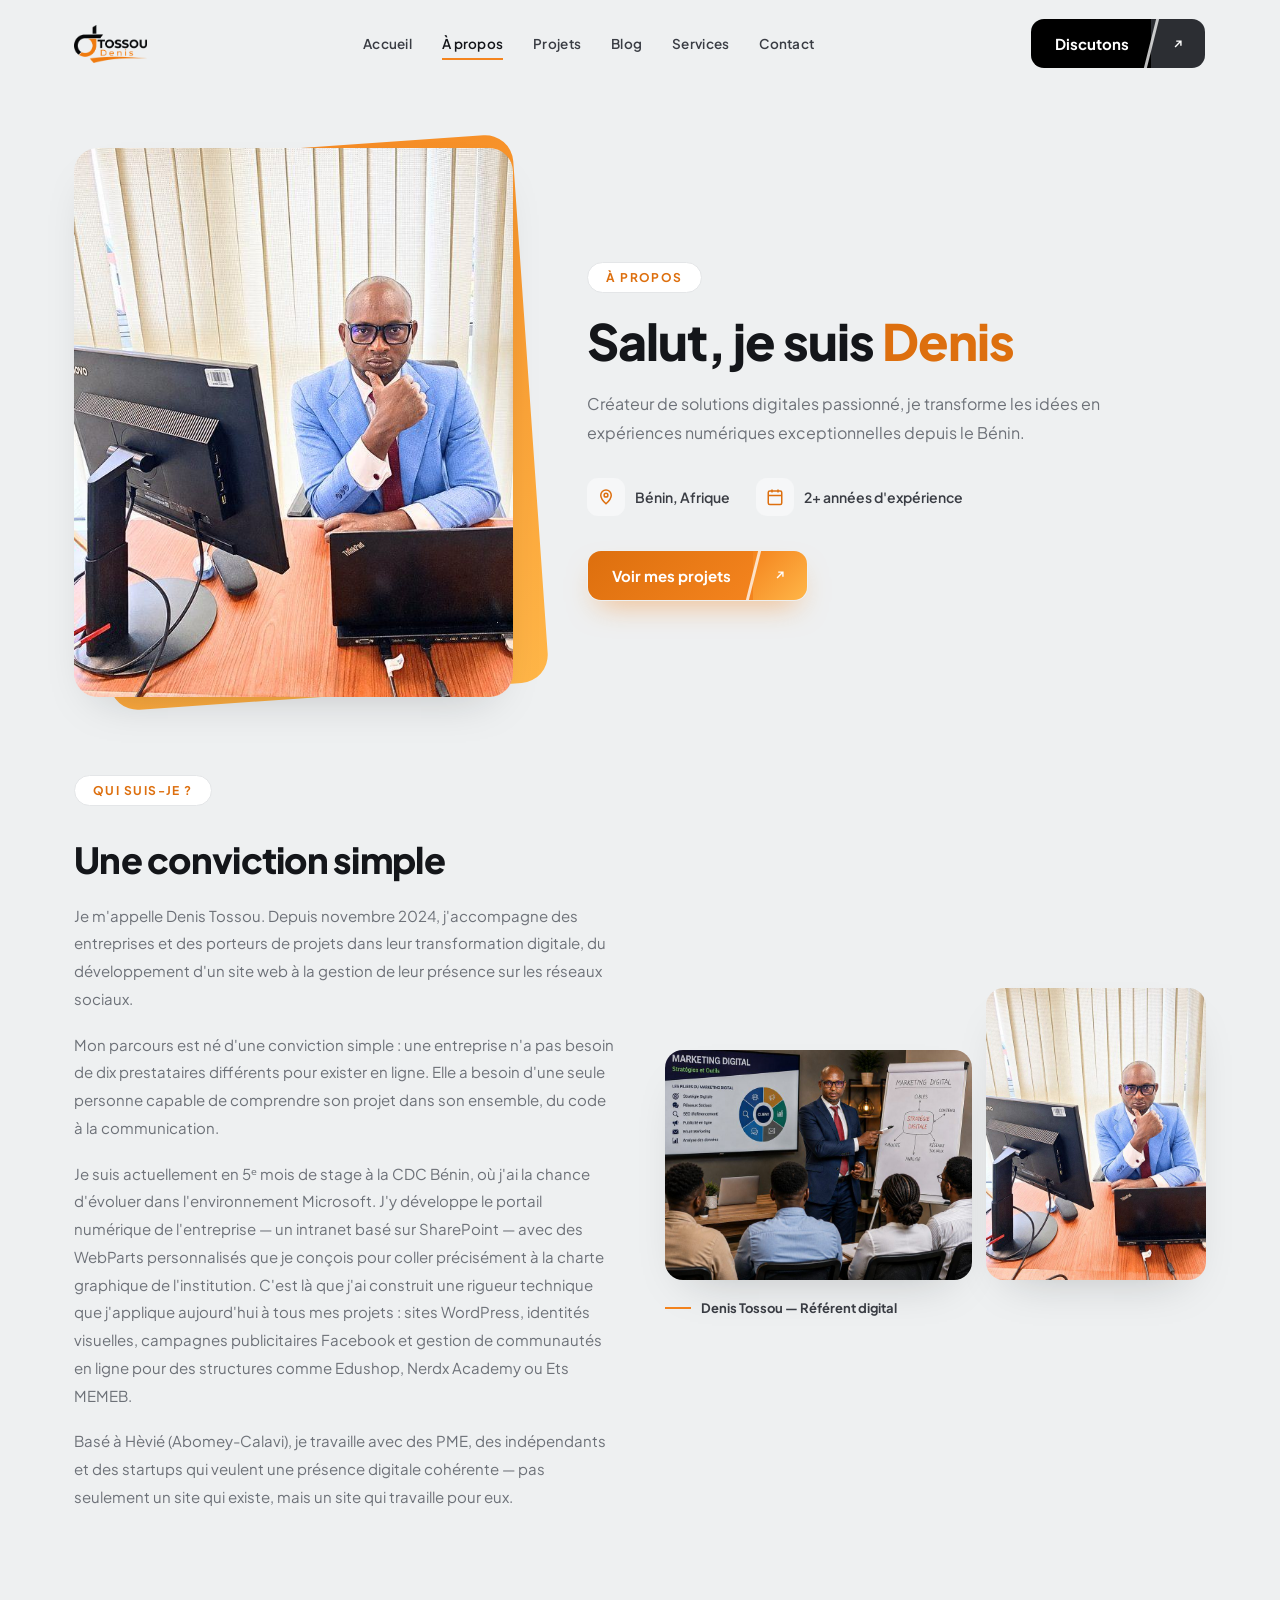
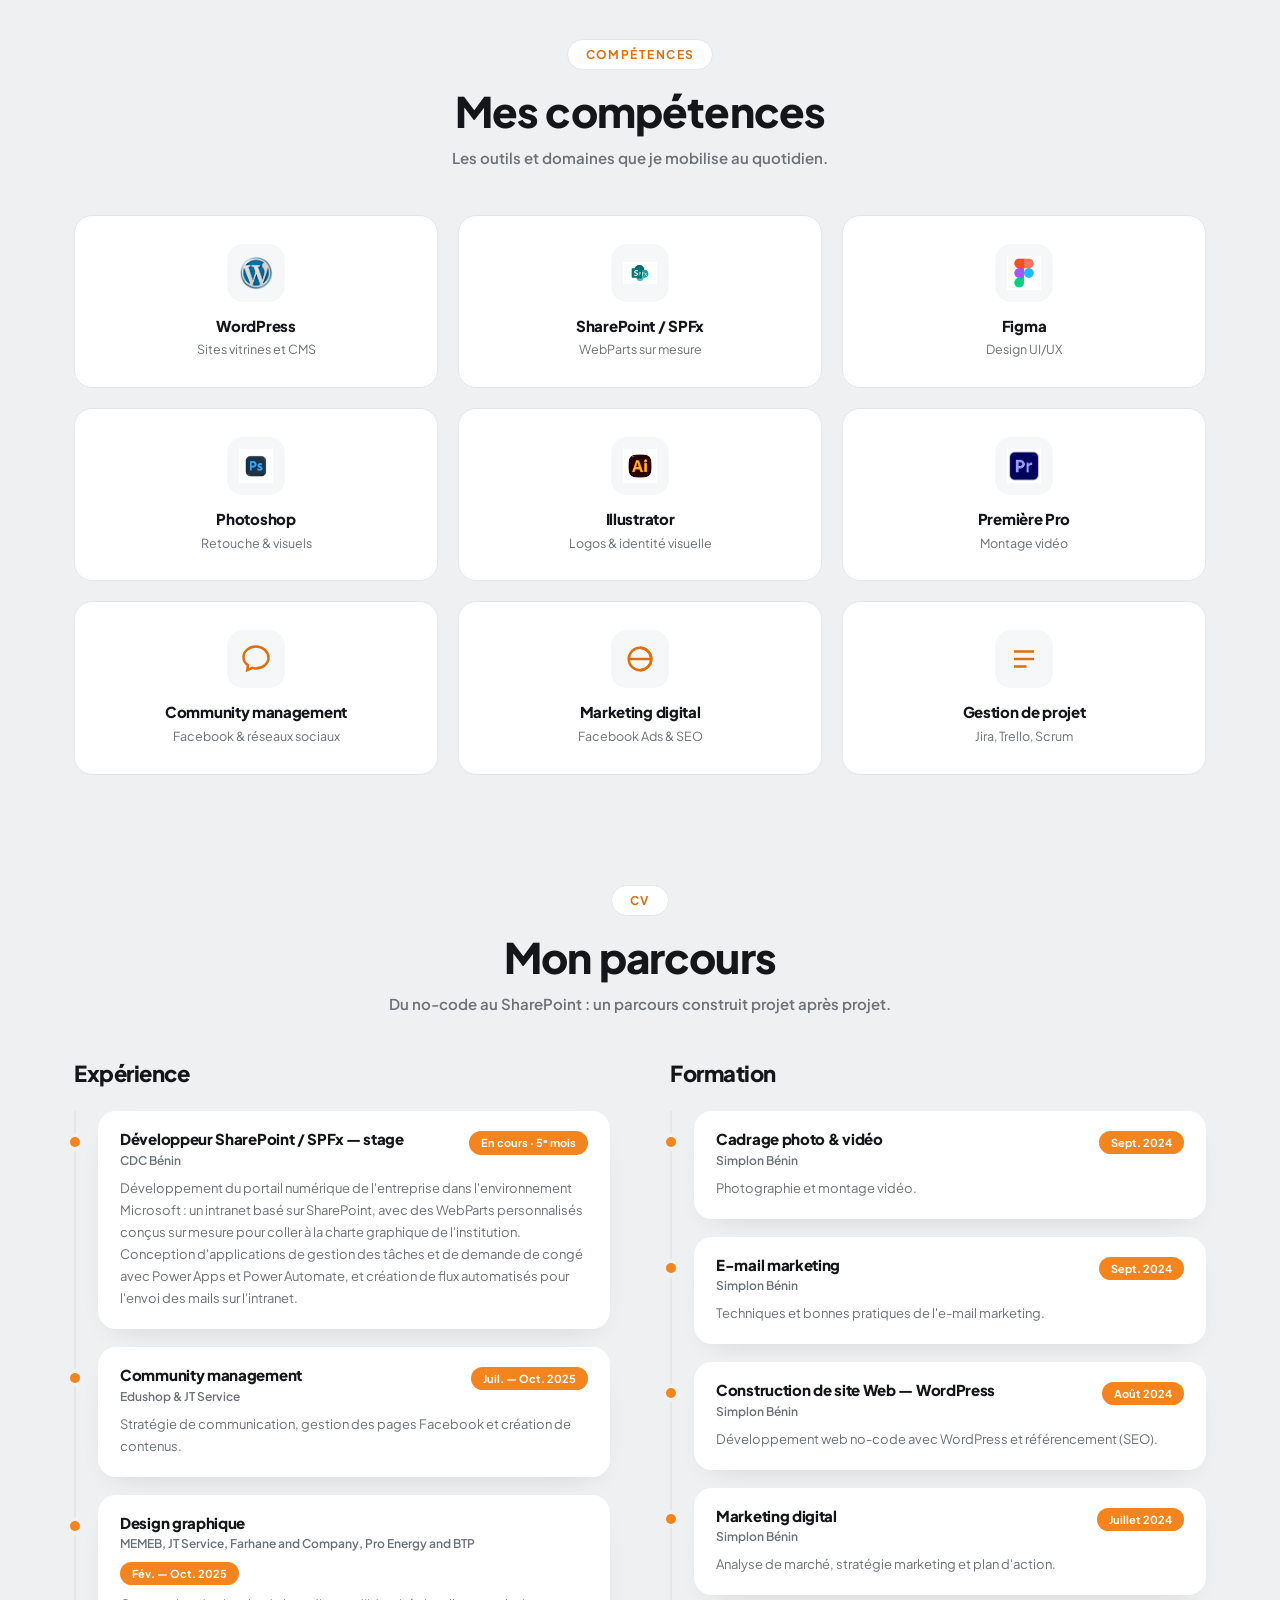
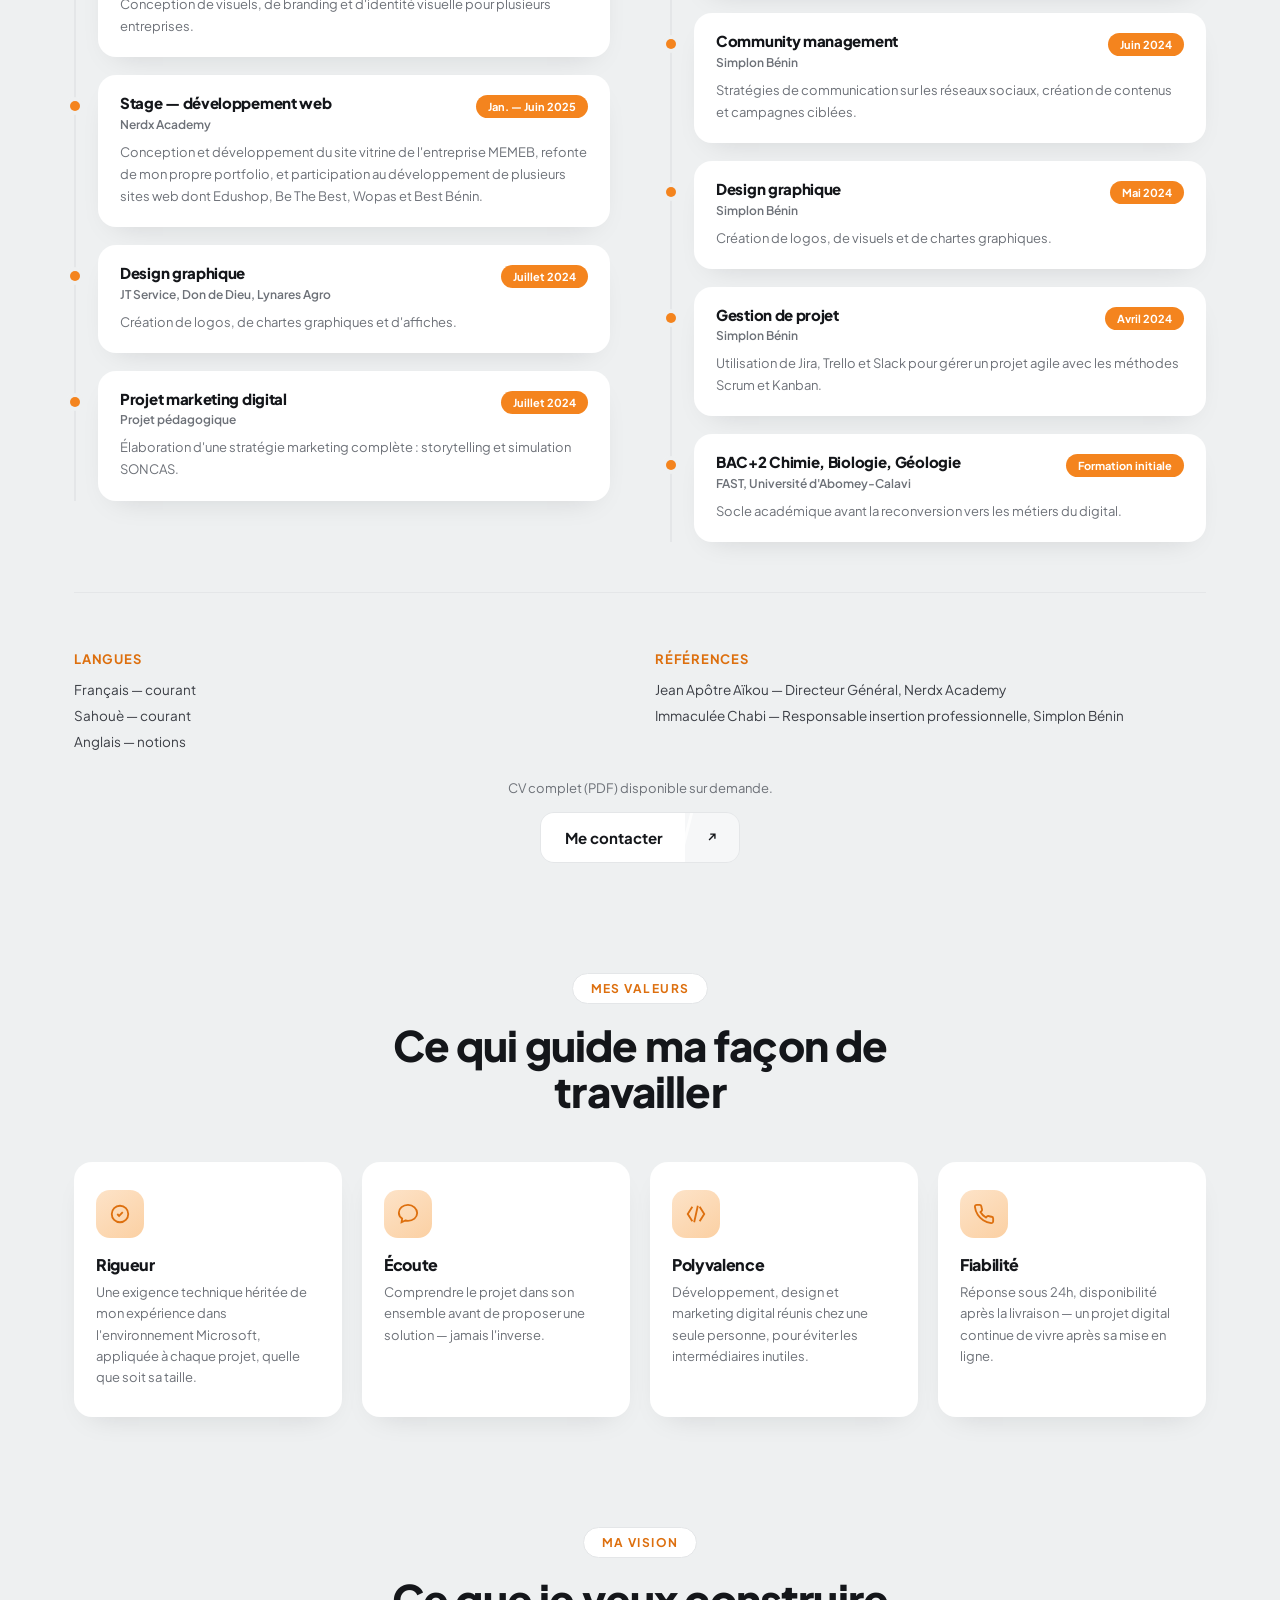
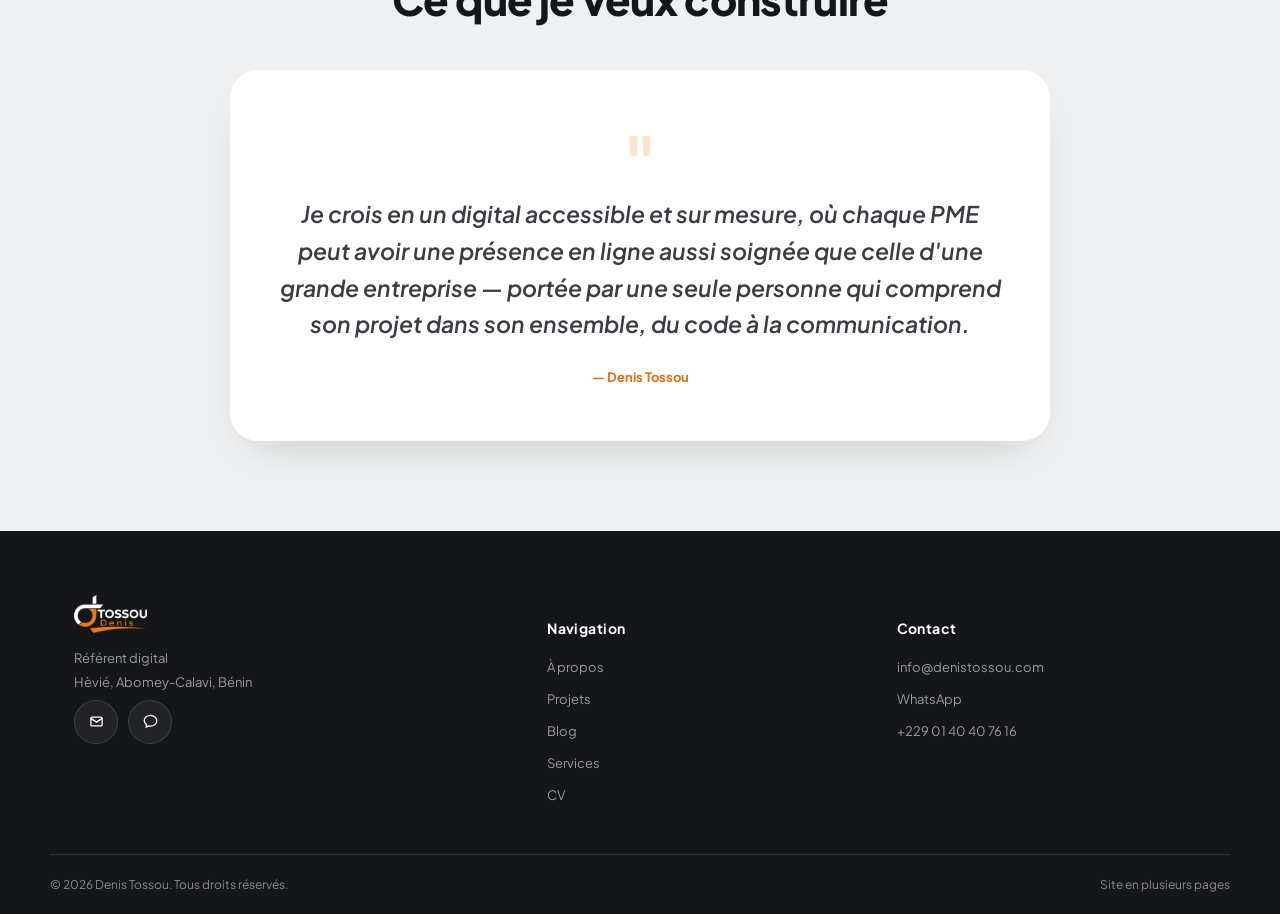
<file: a-propos.html>
<!DOCTYPE html>
<html lang="fr">
<head>
<meta charset="UTF-8">
<meta name="viewport" content="width=device-width, initial-scale=1.0">
<title>À propos de Denis Tossou | Référent digital au Bénin</title>
<meta name="description" content="Parcours, compétences et valeurs de Denis Tossou, référent digital au Bénin : développement web, design UI/UX, marketing digital et Microsoft 365.">
<meta name="author" content="Denis Tossou">
<meta name="robots" content="index, follow, max-image-preview:large, max-snippet:-1, max-video-preview:-1">
<link rel="canonical" href="https://denistossou.com/a-propos">
<meta name="theme-color" content="#ffffff">
<link rel="icon" href="/assets/img/favicon.png" type="image/png">
<link rel="apple-touch-icon" href="/assets/img/apple-touch-icon.png">
<meta property="og:locale" content="fr_FR">
<meta property="og:type" content="profile">
<meta property="og:site_name" content="Denis Tossou">
<meta property="og:title" content="À propos de Denis Tossou | Référent digital au Bénin">
<meta property="og:description" content="Parcours, compétences et valeurs de Denis Tossou, référent digital au Bénin : développement web, design UI/UX, marketing digital et Microsoft 365.">
<meta property="og:url" content="https://denistossou.com/a-propos">
<meta property="og:image" content="https://denistossou.com/assets/img/og-image.jpg">
<meta property="og:image:width" content="1200">
<meta property="og:image:height" content="630">
<meta property="og:image:alt" content="Denis Tossou — Référent digital au Bénin">
<meta name="twitter:card" content="summary_large_image">
<meta name="twitter:title" content="À propos de Denis Tossou | Référent digital au Bénin">
<meta name="twitter:description" content="Parcours, compétences et valeurs de Denis Tossou, référent digital au Bénin : développement web, design UI/UX, marketing digital et Microsoft 365.">
<meta name="twitter:image" content="https://denistossou.com/assets/img/og-image.jpg">
<link rel="preconnect" href="https://fonts.googleapis.com">
<link rel="preconnect" href="https://fonts.gstatic.com" crossorigin>
<link href="https://fonts.googleapis.com/css2?family=Plus+Jakarta+Sans:ital,wght@0,400;0,600;0,700;0,800;1,400&display=swap" rel="stylesheet">
<link rel="stylesheet" href="/css/style.css">
<script type="application/ld+json">{"@context":"https://schema.org","@graph":[{"@type":"Person","@id":"https://denistossou.com/#person","name":"Denis Tossou","url":"https://denistossou.com/","jobTitle":"Référent digital","description":"Référent digital au Bénin : développement web, design graphique, UI/UX, marketing digital et Microsoft 365.","image":"https://denistossou.com/assets/img/denis-hero.webp","email":"mailto:info@denistossou.com","telephone":"+229 01 40 40 76 16","address":{"@type":"PostalAddress","addressLocality":"Hèvié, Abomey-Calavi","addressCountry":"BJ"},"knowsAbout":["Développement web","Design graphique","UI/UX design","Marketing digital","Community management","WordPress","SharePoint","SPFx","Microsoft 365","Power Automate"]},{"@type":"ProfilePage","@id":"https://denistossou.com/a-propos#webpage","url":"https://denistossou.com/a-propos","name":"À propos de Denis Tossou | Référent digital au Bénin","description":"Parcours, compétences et valeurs de Denis Tossou, référent digital au Bénin : développement web, design UI/UX, marketing digital et Microsoft 365.","inLanguage":"fr-FR","isPartOf":{"@id":"https://denistossou.com/#website"},"mainEntity":{"@id":"https://denistossou.com/#person"}},{"@type":"BreadcrumbList","itemListElement":[{"@type":"ListItem","position":1,"name":"Accueil","item":"https://denistossou.com/"},{"@type":"ListItem","position":2,"name":"À propos","item":"https://denistossou.com/a-propos"}]}]}</script>
</head>
<body>

<header class="site-header" id="siteHeader">
  <div class="container header-inner">
    <a href="/" class="logo"><img src="/assets/img/logo-header.png" alt="Denis Tossou" class="logo-img" width="386" height="200"></a>
    <nav class="main-nav">
      <a href="/">Accueil</a>
      <a href="/a-propos" class="active">À propos</a>
      <a href="/projets">Projets</a>
      <a href="/blog/">Blog</a>
      <a href="/services">Services</a>
      <a href="/contact">Contact</a>
    </nav>
    <div class="header-cta">
      <a href="/contact" class="btn btn-dark">
        <span class="btn-label">Discutons</span>
        <span class="btn-arrow"><svg width="14" height="14" viewBox="0 0 24 24" fill="none" stroke="currentColor" stroke-width="2.4"><path d="M7 17 17 7M9 7h8v8"/></svg></span>
      </a>
      <button class="burger" id="burgerBtn" aria-label="Ouvrir le menu" aria-expanded="false"><span></span><span></span><span></span></button>
    </div>
  </div>
  <div class="mobile-nav">
    <a href="/">Accueil</a>
    <a href="/a-propos">À propos</a>
    <a href="/projets">Projets</a>
    <a href="/blog/">Blog</a>
    <a href="/services">Services</a>
    <a href="/contact">Contact</a>
  </div>
</header>
<main>

<section class="about-hero">
  <div class="container about-hero-grid">
    <div class="about-hero-visual reveal in">
      <div class="ph-wrap"><img src="/assets/img/denis-about-2.jpg" alt="Denis Tossou à son poste de travail" width="600" height="800"></div>
    </div>
    <div class="about-hero-copy reveal reveal-delay-1 in">
      <span class="eyebrow" style="margin-bottom:20px;display:inline-flex;">À propos</span>
      <h1>Salut, je suis <span class="accent">Denis</span></h1>
      <p class="lead">Créateur de solutions digitales passionné, je transforme les idées en expériences numériques exceptionnelles depuis le Bénin.</p>
      <div class="about-hero-badges">
        <div class="about-hero-badge">
          <span class="ic"><svg width="18" height="18" viewBox="0 0 24 24" fill="none" stroke="currentColor" stroke-width="2"><path d="M12 21s7-6.5 7-11.5a7 7 0 1 0-14 0C5 14.5 12 21 12 21Z"/><circle cx="12" cy="9.5" r="2.5"/></svg></span>
          Bénin, Afrique
        </div>
        <div class="about-hero-badge">
          <span class="ic"><svg width="18" height="18" viewBox="0 0 24 24" fill="none" stroke="currentColor" stroke-width="2"><rect x="3" y="4" width="18" height="18" rx="2"/><path d="M16 2v4M8 2v4M3 10h18"/></svg></span>
          2+ années d'expérience
        </div>
      </div>
      <a href="/projets" class="btn btn-primary">
        <span class="btn-label">Voir mes projets</span>
        <span class="btn-arrow"><svg width="14" height="14" viewBox="0 0 24 24" fill="none" stroke="currentColor" stroke-width="2.4"><path d="M7 17 17 7M9 7h8v8"/></svg></span>
      </a>
    </div>
  </div>
</section>

<section class="about-intro" id="qui-suis-je">
  <div class="container about-grid">
    <div class="about-text reveal in">
      <span class="eyebrow">Qui suis-je ?</span>
      <h2 style="margin-top:16px;">Une conviction simple</h2>
      <p>Je m'appelle Denis Tossou. Depuis novembre 2024, j'accompagne des entreprises et des porteurs de projets dans leur transformation digitale, du développement d'un site web à la gestion de leur présence sur les réseaux sociaux.</p>
      <p>Mon parcours est né d'une conviction simple : une entreprise n'a pas besoin de dix prestataires différents pour exister en ligne. Elle a besoin d'une seule personne capable de comprendre son projet dans son ensemble, du code à la communication.</p>
      <p>Je suis actuellement en 5ᵉ mois de stage à la CDC Bénin, où j'ai la chance d'évoluer dans l'environnement Microsoft. J'y développe le portail numérique de l'entreprise — un intranet basé sur SharePoint — avec des WebParts personnalisés que je conçois pour coller précisément à la charte graphique de l'institution. C'est là que j'ai construit une rigueur technique que j'applique aujourd'hui à tous mes projets : sites WordPress, identités visuelles, campagnes publicitaires Facebook et gestion de communautés en ligne pour des structures comme Edushop, Nerdx Academy ou Ets MEMEB.</p>
      <p>Basé à Hèvié (Abomey-Calavi), je travaille avec des PME, des indépendants et des startups qui veulent une présence digitale cohérente — pas seulement un site qui existe, mais un site qui travaille pour eux.</p>
    </div>
    <div class="about-visual reveal reveal-delay-1 in">
      <div class="ph"><img src="/assets/img/denis-about-1.jpg" alt="Denis Tossou en atelier marketing digital" width="900" height="720" loading="lazy" decoding="async"></div>
      <div class="ph tall"><img src="/assets/img/denis-about-2.jpg" alt="Denis Tossou à son poste de travail" width="600" height="800" loading="lazy" decoding="async"></div>
      <div class="about-signature">Denis Tossou — Référent digital</div>
    </div>
  </div>
</section>

<section class="skills-boxes" id="competences">
  <div class="container">
    <div class="section-head pad-bottom reveal in">
      <span class="eyebrow">Compétences</span>
      <h2>Mes compétences</h2>
      <p class="subtitle">Les outils et domaines que je mobilise au quotidien.</p>
    </div>
    <div class="skill-box-grid">
      <div class="skill-box reveal in"><div class="box-icon"><img src="/assets/img/icon-wordpress.webp" alt="WordPress" width="300" height="297" loading="lazy" decoding="async"></div><h4>WordPress</h4><p>Sites vitrines et CMS</p></div>
      <div class="skill-box reveal reveal-delay-1 in"><div class="box-icon"><img src="/assets/img/icon-spfx.webp" alt="SharePoint Framework" width="474" height="313" loading="lazy" decoding="async"></div><h4>SharePoint / SPFx</h4><p>WebParts sur mesure</p></div>
      <div class="skill-box reveal reveal-delay-2 in"><div class="box-icon"><img src="/assets/img/icon-figma.webp" alt="Figma" width="474" height="474" loading="lazy" decoding="async"></div><h4>Figma</h4><p>Design UI/UX</p></div>
      <div class="skill-box reveal in"><div class="box-icon"><img src="/assets/img/icon-photoshop.webp" alt="Photoshop" width="474" height="474" loading="lazy" decoding="async"></div><h4>Photoshop</h4><p>Retouche &amp; visuels</p></div>
      <div class="skill-box reveal reveal-delay-1 in"><div class="box-icon"><img src="/assets/img/icon-illustrator.webp" alt="Illustrator" width="474" height="474" loading="lazy" decoding="async"></div><h4>Illustrator</h4><p>Logos &amp; identité visuelle</p></div>
      <div class="skill-box reveal reveal-delay-2 in"><div class="box-icon"><img src="/assets/img/icon-premiere.jpg" alt="Premiere Pro" width="300" height="300" loading="lazy" decoding="async"></div><h4>Première Pro</h4><p>Montage vidéo</p></div>
      <div class="skill-box reveal in"><div class="box-icon"><svg width="30" height="30" viewBox="0 0 24 24" fill="none" stroke="var(--orange-dark)" stroke-width="2"><path d="M12 2C6.5 2 2 5.8 2 10.5c0 2.6 1.4 4.9 3.6 6.5L5 21l4.1-1.9c.9.2 1.9.4 2.9.4 5.5 0 10-3.8 10-8.5S17.5 2 12 2Z"/></svg></div><h4>Community management</h4><p>Facebook &amp; réseaux sociaux</p></div>
      <div class="skill-box reveal reveal-delay-1 in"><div class="box-icon"><svg width="30" height="30" viewBox="0 0 24 24" fill="none" stroke="var(--orange-dark)" stroke-width="2"><circle cx="12" cy="12" r="9"/><path d="M12 3a9 9 0 0 1 0 18M3 12h18"/></svg></div><h4>Marketing digital</h4><p>Facebook Ads &amp; SEO</p></div>
      <div class="skill-box reveal reveal-delay-2 in"><div class="box-icon"><svg width="30" height="30" viewBox="0 0 24 24" fill="none" stroke="var(--orange-dark)" stroke-width="2"><path d="M4 6h16M4 12h16M4 18h10"/></svg></div><h4>Gestion de projet</h4><p>Jira, Trello, Scrum</p></div>
    </div>
  </div>
</section>

<section class="cv-section" id="cv">
  <div class="container">
    <div class="section-head pad-bottom reveal in">
      <span class="eyebrow">CV</span>
      <h2>Mon parcours</h2>
      <p class="subtitle">Du no-code au SharePoint : un parcours construit projet après projet.</p>
    </div>
    <div class="cv-grid">
      <div class="cv-col reveal in">
        <h3>Expérience</h3>
        <div class="timeline">
          <div class="tl-item">
            <div class="tl-head"><div><h4>Développeur SharePoint / SPFx — stage</h4><span class="place">CDC Bénin</span></div><span class="tl-date">En cours · 5ᵉ mois</span></div>
            <p>Développement du portail numérique de l'entreprise dans l'environnement Microsoft : un intranet basé sur SharePoint, avec des WebParts personnalisés conçus sur mesure pour coller à la charte graphique de l'institution. Conception d'applications de gestion des tâches et de demande de congé avec Power Apps et Power Automate, et création de flux automatisés pour l'envoi des mails sur l'intranet.</p>
          </div>
          <div class="tl-item">
            <div class="tl-head"><div><h4>Community management</h4><span class="place">Edushop &amp; JT Service</span></div><span class="tl-date">Juil. — Oct. 2025</span></div>
            <p>Stratégie de communication, gestion des pages Facebook et création de contenus.</p>
          </div>
          <div class="tl-item">
            <div class="tl-head"><div><h4>Design graphique</h4><span class="place">MEMEB, JT Service, Farhane and Company, Pro Energy and BTP</span></div><span class="tl-date">Fév. — Oct. 2025</span></div>
            <p>Conception de visuels, de branding et d'identité visuelle pour plusieurs entreprises.</p>
          </div>
          <div class="tl-item">
            <div class="tl-head"><div><h4>Stage — développement web</h4><span class="place">Nerdx Academy</span></div><span class="tl-date">Jan. — Juin 2025</span></div>
            <p>Conception et développement du site vitrine de l'entreprise MEMEB, refonte de mon propre portfolio, et participation au développement de plusieurs sites web dont Edushop, Be The Best, Wopas et Best Bénin.</p>
          </div>
          <div class="tl-item">
            <div class="tl-head"><div><h4>Design graphique</h4><span class="place">JT Service, Don de Dieu, Lynares Agro</span></div><span class="tl-date">Juillet 2024</span></div>
            <p>Création de logos, de chartes graphiques et d'affiches.</p>
          </div>
          <div class="tl-item">
            <div class="tl-head"><div><h4>Projet marketing digital</h4><span class="place">Projet pédagogique</span></div><span class="tl-date">Juillet 2024</span></div>
            <p>Élaboration d'une stratégie marketing complète : storytelling et simulation SONCAS.</p>
          </div>
        </div>
      </div>
      <div class="cv-col reveal reveal-delay-1 in">
        <h3>Formation</h3>
        <div class="timeline">
          <div class="tl-item"><div class="tl-head"><div><h4>Cadrage photo &amp; vidéo</h4><span class="place">Simplon Bénin</span></div><span class="tl-date">Sept. 2024</span></div><p>Photographie et montage vidéo.</p></div>
          <div class="tl-item"><div class="tl-head"><div><h4>E-mail marketing</h4><span class="place">Simplon Bénin</span></div><span class="tl-date">Sept. 2024</span></div><p>Techniques et bonnes pratiques de l'e-mail marketing.</p></div>
          <div class="tl-item"><div class="tl-head"><div><h4>Construction de site Web — WordPress</h4><span class="place">Simplon Bénin</span></div><span class="tl-date">Août 2024</span></div><p>Développement web no-code avec WordPress et référencement (SEO).</p></div>
          <div class="tl-item"><div class="tl-head"><div><h4>Marketing digital</h4><span class="place">Simplon Bénin</span></div><span class="tl-date">Juillet 2024</span></div><p>Analyse de marché, stratégie marketing et plan d'action.</p></div>
          <div class="tl-item"><div class="tl-head"><div><h4>Community management</h4><span class="place">Simplon Bénin</span></div><span class="tl-date">Juin 2024</span></div><p>Stratégies de communication sur les réseaux sociaux, création de contenus et campagnes ciblées.</p></div>
          <div class="tl-item"><div class="tl-head"><div><h4>Design graphique</h4><span class="place">Simplon Bénin</span></div><span class="tl-date">Mai 2024</span></div><p>Création de logos, de visuels et de chartes graphiques.</p></div>
          <div class="tl-item"><div class="tl-head"><div><h4>Gestion de projet</h4><span class="place">Simplon Bénin</span></div><span class="tl-date">Avril 2024</span></div><p>Utilisation de Jira, Trello et Slack pour gérer un projet agile avec les méthodes Scrum et Kanban.</p></div>
          <div class="tl-item"><div class="tl-head"><div><h4>BAC+2 Chimie, Biologie, Géologie</h4><span class="place">FAST, Université d'Abomey-Calavi</span></div><span class="tl-date">Formation initiale</span></div><p>Socle académique avant la reconversion vers les métiers du digital.</p></div>
        </div>
      </div>
    </div>
    <div class="cv-extra reveal reveal-delay-2 in">
      <div class="cv-extra-block">
        <h5>Langues</h5>
        <ul class="inline-list"><li>Français — courant</li><li>Sahouè — courant</li><li>Anglais — notions</li></ul>
      </div>
      <div class="cv-extra-block">
        <h5>Références</h5>
        <ul class="inline-list"><li>Jean Apôtre Aïkou — Directeur Général, Nerdx Academy</li><li>Immaculée Chabi — Responsable insertion professionnelle, Simplon Bénin</li></ul>
      </div>
    </div>
    <div class="cv-download reveal reveal-delay-3 in">
      <p>CV complet (PDF) disponible sur demande.</p>
      <a href="/contact" class="btn btn-ghost">
        <span class="btn-label">Me contacter</span>
        <span class="btn-arrow"><svg width="14" height="14" viewBox="0 0 24 24" fill="none" stroke="currentColor" stroke-width="2.4"><path d="M7 17 17 7M9 7h8v8"/></svg></span>
      </a>
    </div>
  </div>
</section>

<section class="values" id="valeurs">
  <div class="container">
    <div class="section-head pad-bottom reveal in">
      <span class="eyebrow">Mes valeurs</span>
      <h2>Ce qui guide ma façon de travailler</h2>
    </div>
    <div class="values-grid">
      <div class="value-card reveal in">
        <div class="v-icon"><svg width="22" height="22" viewBox="0 0 24 24" fill="none" stroke="var(--orange-dark)" stroke-width="2"><path d="M9 12l2 2 4-4"/><circle cx="12" cy="12" r="9"/></svg></div>
        <h4>Rigueur</h4><p>Une exigence technique héritée de mon expérience dans l'environnement Microsoft, appliquée à chaque projet, quelle que soit sa taille.</p>
      </div>
      <div class="value-card reveal reveal-delay-1 in">
        <div class="v-icon"><svg width="22" height="22" viewBox="0 0 24 24" fill="none" stroke="var(--orange-dark)" stroke-width="2"><path d="M12 2C6.5 2 2 5.8 2 10.5c0 2.6 1.4 4.9 3.6 6.5L5 21l4.1-1.9c.9.2 1.9.4 2.9.4 5.5 0 10-3.8 10-8.5S17.5 2 12 2Z"/></svg></div>
        <h4>Écoute</h4><p>Comprendre le projet dans son ensemble avant de proposer une solution — jamais l'inverse.</p>
      </div>
      <div class="value-card reveal reveal-delay-2 in">
        <div class="v-icon"><svg width="22" height="22" viewBox="0 0 24 24" fill="none" stroke="var(--orange-dark)" stroke-width="2"><path d="M8 4 3 12l5 8M16 4l5 8-5 8M14 3l-4 18"/></svg></div>
        <h4>Polyvalence</h4><p>Développement, design et marketing digital réunis chez une seule personne, pour éviter les intermédiaires inutiles.</p>
      </div>
      <div class="value-card reveal reveal-delay-3 in">
        <div class="v-icon"><svg width="22" height="22" viewBox="0 0 24 24" fill="none" stroke="var(--orange-dark)" stroke-width="2"><path d="M22 16.9v3a2 2 0 0 1-2.2 2 19.8 19.8 0 0 1-8.6-3.1 19.5 19.5 0 0 1-6-6A19.8 19.8 0 0 1 2.1 4.2 2 2 0 0 1 4.1 2h3a2 2 0 0 1 2 1.7c.1 1 .3 2 .7 2.9a2 2 0 0 1-.4 2.1L8.1 9.9a16 16 0 0 0 6 6l1.2-1.2a2 2 0 0 1 2.1-.4c.9.4 1.9.6 2.9.7a2 2 0 0 1 1.7 2Z"/></svg></div>
        <h4>Fiabilité</h4><p>Réponse sous 24h, disponibilité après la livraison — un projet digital continue de vivre après sa mise en ligne.</p>
      </div>
    </div>
  </div>
</section>

<section class="vision" id="vision">
  <div class="container">
    <div class="section-head pad-bottom reveal in">
      <span class="eyebrow">Ma vision</span>
      <h2>Ce que je veux construire</h2>
    </div>
    <div class="vision-card reveal in">
      <div class="quote-mark">"</div>
      <p>Je crois en un digital accessible et sur mesure, où chaque PME peut avoir une présence en ligne aussi soignée que celle d'une grande entreprise — portée par une seule personne qui comprend son projet dans son ensemble, du code à la communication.</p>
      <div class="sig">— Denis Tossou</div>
    </div>
  </div>
</section>

</main>

<footer class="site-footer">
  <div class="container footer-grid">
    <div class="footer-brand">
      <a href="/" class="logo"><img src="/assets/img/logo-footer.png" alt="Denis Tossou" class="logo-img footer-logo" width="386" height="200" loading="lazy" decoding="async"></a>
      <p>Référent digital<br>Hèvié, Abomey-Calavi, Bénin</p>
      <div class="footer-social">
        <a href="mailto:info@denistossou.com" class="icon-chip" aria-label="Email"><svg width="15" height="15" viewBox="0 0 24 24" fill="none" stroke="currentColor" stroke-width="2"><rect x="3" y="5" width="18" height="14" rx="2"/><path d="m3 7 9 6 9-6"/></svg></a>
        <a href="https://wa.me/2290166659250" class="icon-chip" aria-label="WhatsApp" target="_blank" rel="noopener"><svg width="15" height="15" viewBox="0 0 24 24" fill="none" stroke="currentColor" stroke-width="2"><path d="M12 2C6.5 2 2 5.8 2 10.5c0 2.6 1.4 4.9 3.6 6.5L5 21l4.1-1.9c.9.2 1.9.4 2.9.4 5.5 0 10-3.8 10-8.5S17.5 2 12 2Z"/></svg></a>
      </div>
    </div>
    <div class="footer-col">
      <h5>Navigation</h5>
      <ul><li><a href="/a-propos">À propos</a></li><li><a href="/projets">Projets</a></li><li><a href="/blog/">Blog</a></li><li><a href="/services">Services</a></li><li><a href="/a-propos#cv">CV</a></li></ul>
    </div>
    <div class="footer-col">
      <h5>Contact</h5>
      <ul><li><a href="mailto:info@denistossou.com">info@denistossou.com</a></li><li><a href="https://wa.me/2290166659250" target="_blank" rel="noopener">WhatsApp</a></li><li><a href="tel:+2290140407616">+229 01 40 40 76 16</a></li></ul>
    </div>
  </div>
  <div class="container footer-bottom">
    <span>© 2026 Denis Tossou. Tous droits réservés.</span>
    <span>Site en plusieurs pages</span>
  </div>
</footer>

<a href="https://wa.me/2290166659250" class="wa-float" id="waFloat" target="_blank" rel="noopener" aria-label="Discuter sur WhatsApp">
  <span class="wa-tooltip">Discuter sur WhatsApp</span>
  <svg viewBox="0 0 24 24" fill="#fff"><path d="M12 2C6.5 2 2 5.8 2 10.5c0 2.6 1.4 4.9 3.6 6.5L5 21l4.1-1.9c.9.2 1.9.4 2.9.4 5.5 0 10-3.8 10-8.5S17.5 2 12 2Z"/></svg>
</a>

<script src="/js/main.js"></script>
</body>
</html>
</file>
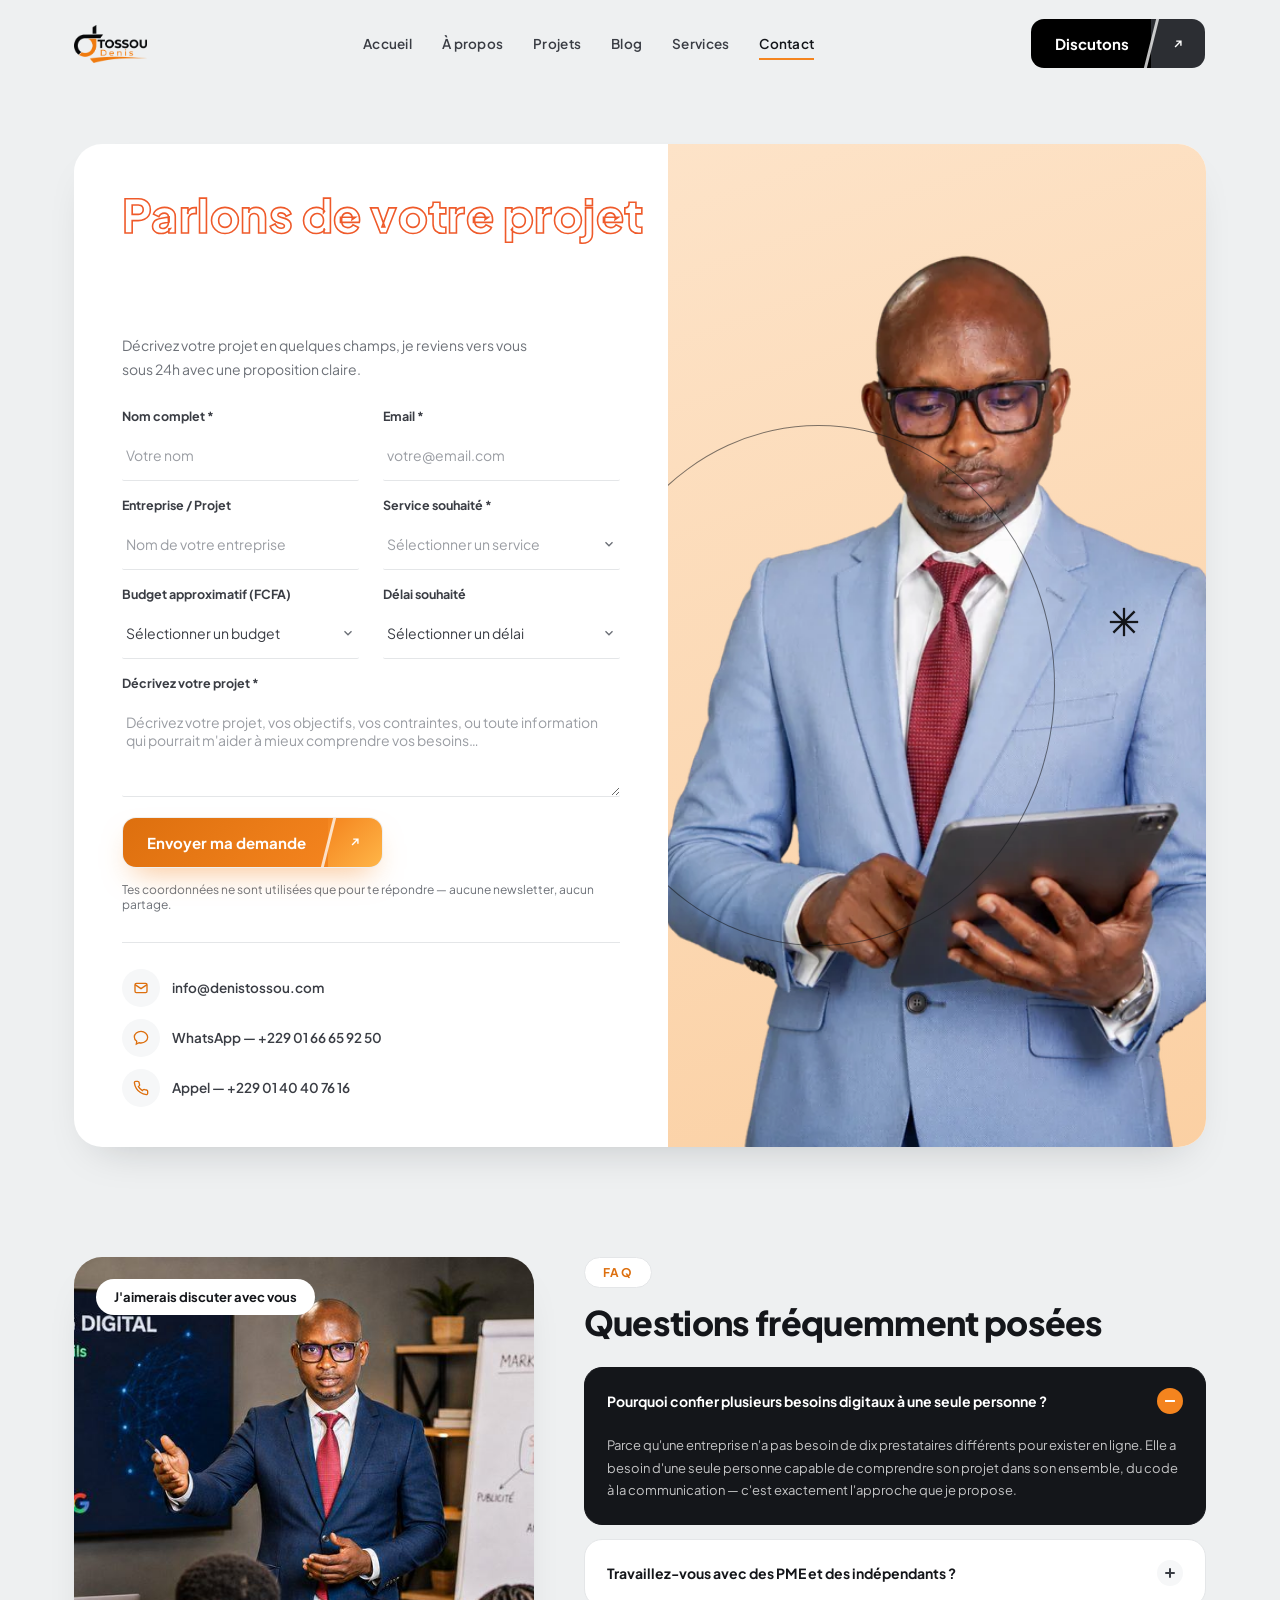
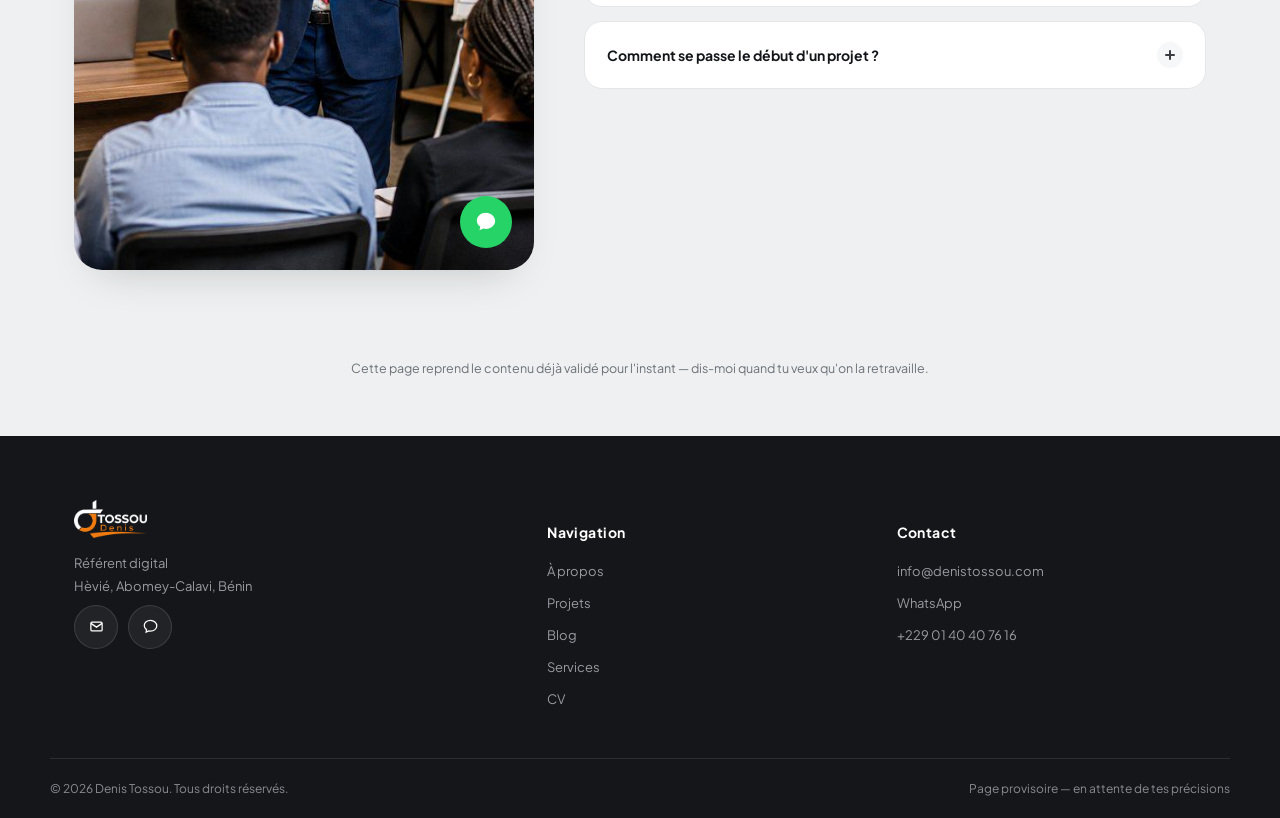
<file: contact.html>
<!DOCTYPE html>
<html lang="fr">
<head>
<meta charset="UTF-8">
<meta name="viewport" content="width=device-width, initial-scale=1.0">
<title>Demander un devis : site web ou design | Denis Tossou</title>
<meta name="description" content="Contactez Denis Tossou pour votre projet de site web, de design ou de marketing digital au Bénin. Devis gratuit, réponse sous 24 h.">
<meta name="author" content="Denis Tossou">
<meta name="robots" content="index, follow, max-image-preview:large, max-snippet:-1, max-video-preview:-1">
<link rel="canonical" href="https://denistossou.com/contact">
<meta name="theme-color" content="#ffffff">
<link rel="icon" href="/assets/img/favicon.png" type="image/png">
<link rel="apple-touch-icon" href="/assets/img/apple-touch-icon.png">
<meta property="og:locale" content="fr_FR">
<meta property="og:type" content="website">
<meta property="og:site_name" content="Denis Tossou">
<meta property="og:title" content="Demander un devis : site web ou design | Denis Tossou">
<meta property="og:description" content="Contactez Denis Tossou pour votre projet de site web, de design ou de marketing digital au Bénin. Devis gratuit, réponse sous 24 h.">
<meta property="og:url" content="https://denistossou.com/contact">
<meta property="og:image" content="https://denistossou.com/assets/img/og-image.jpg">
<meta property="og:image:width" content="1200">
<meta property="og:image:height" content="630">
<meta property="og:image:alt" content="Denis Tossou — Référent digital au Bénin">
<meta name="twitter:card" content="summary_large_image">
<meta name="twitter:title" content="Demander un devis : site web ou design | Denis Tossou">
<meta name="twitter:description" content="Contactez Denis Tossou pour votre projet de site web, de design ou de marketing digital au Bénin. Devis gratuit, réponse sous 24 h.">
<meta name="twitter:image" content="https://denistossou.com/assets/img/og-image.jpg">
<link rel="preconnect" href="https://fonts.googleapis.com">
<link rel="preconnect" href="https://fonts.gstatic.com" crossorigin>
<link href="https://fonts.googleapis.com/css2?family=Plus+Jakarta+Sans:ital,wght@0,400;0,600;0,700;0,800;1,400&display=swap" rel="stylesheet">
<link rel="stylesheet" href="/css/style.css">
<script type="application/ld+json">{"@context":"https://schema.org","@graph":[{"@type":"ContactPage","@id":"https://denistossou.com/contact#webpage","url":"https://denistossou.com/contact","name":"Demander un devis : site web ou design | Denis Tossou","description":"Contactez Denis Tossou pour votre projet de site web, de design ou de marketing digital au Bénin. Devis gratuit, réponse sous 24 h.","inLanguage":"fr-FR","isPartOf":{"@id":"https://denistossou.com/#website"},"about":{"@id":"https://denistossou.com/#business"}},{"@type":"BreadcrumbList","itemListElement":[{"@type":"ListItem","position":1,"name":"Accueil","item":"https://denistossou.com/"},{"@type":"ListItem","position":2,"name":"Contact","item":"https://denistossou.com/contact"}]}]}</script>
</head>
<body>

<header class="site-header" id="siteHeader">
  <div class="container header-inner">
    <a href="/" class="logo"><img src="/assets/img/logo-header.png" alt="Denis Tossou" class="logo-img" width="386" height="200"></a>
    <nav class="main-nav">
      <a href="/">Accueil</a>
      <a href="/a-propos">À propos</a>
      <a href="/projets">Projets</a>
      <a href="/blog/">Blog</a>
      <a href="/services">Services</a>
      <a href="/contact" class="active">Contact</a>
    </nav>
    <div class="header-cta">
      <a href="/contact" class="btn btn-dark">
        <span class="btn-label">Discutons</span>
        <span class="btn-arrow"><svg width="14" height="14" viewBox="0 0 24 24" fill="none" stroke="currentColor" stroke-width="2.4"><path d="M7 17 17 7M9 7h8v8"/></svg></span>
      </a>
      <button class="burger" id="burgerBtn" aria-label="Ouvrir le menu" aria-expanded="false"><span></span><span></span><span></span></button>
    </div>
  </div>
  <div class="mobile-nav">
    <a href="/">Accueil</a>
    <a href="/a-propos">À propos</a>
    <a href="/projets">Projets</a>
    <a href="/blog/">Blog</a>
    <a href="/services">Services</a>
    <a href="/contact">Contact</a>
  </div>
</header>
<main>

<section class="contact" style="padding-top:56px;">
  <div class="container">
    <div class="contact-card reveal in">
      <div class="contact-heading"><h1>Parlons de votre projet</h1></div>
      <div class="contact-body">
        <div class="contact-form">
          <p class="contact-lead">Décrivez votre projet en quelques champs, je reviens vers vous sous 24h avec une proposition claire.</p>
          <form id="contactForm" action="/api/contact" method="POST">
            <div class="field-row">
              <div class="field"><label for="f-nom">Nom complet *</label><input id="f-nom" type="text" name="nom" placeholder="Votre nom" required></div>
              <div class="field"><label for="f-email">Email *</label><input id="f-email" type="email" name="email" placeholder="votre@email.com" required></div>
            </div>
            <div class="field-row">
              <div class="field"><label for="f-entreprise">Entreprise / Projet</label><input id="f-entreprise" type="text" name="entreprise" placeholder="Nom de votre entreprise"></div>
              <div class="field">
                <label for="f-service">Service souhaité *</label>
                <select id="f-service" name="service" required>
                  <option value="" disabled selected>Sélectionner un service</option>
                  <option value="developpement">Développement web</option>
                  <option value="design">Design graphique / Identité visuelle</option>
                  <option value="marketing">Marketing digital / Réseaux sociaux</option>
                  <option value="autre">Autre / Plusieurs services</option>
                </select>
              </div>
            </div>
            <div class="field-row">
              <div class="field">
                <label for="f-budget">Budget approximatif (FCFA)</label>
                <select id="f-budget" name="budget">
                  <option value="" disabled selected>Sélectionner un budget</option>
                  <option value="starter">Moins de 150 000 FCFA</option>
                  <option value="business">150 000 — 350 000 FCFA</option>
                  <option value="entreprise">Plus de 350 000 FCFA</option>
                  <option value="inconnu">Je ne sais pas encore</option>
                </select>
              </div>
              <div class="field">
                <label for="f-delai">Délai souhaité</label>
                <select id="f-delai" name="delai">
                  <option value="" disabled selected>Sélectionner un délai</option>
                  <option value="urgent">Le plus vite possible</option>
                  <option value="1mois">Dans le mois</option>
                  <option value="3mois">1 à 3 mois</option>
                  <option value="flexible">Pas de contrainte de délai</option>
                </select>
              </div>
            </div>
            <div class="field"><label for="f-message">Décrivez votre projet *</label><textarea id="f-message" name="message" placeholder="Décrivez votre projet, vos objectifs, vos contraintes, ou toute information qui pourrait m'aider à mieux comprendre vos besoins…" required></textarea></div>
            <input type="text" name="_gotcha" style="display:none" tabindex="-1" autocomplete="off">
            <button type="submit" class="btn btn-primary"><span class="btn-label" id="submitLabel">Envoyer ma demande</span><span class="btn-arrow"><svg width="14" height="14" viewBox="0 0 24 24" fill="none" stroke="currentColor" stroke-width="2.4"><path d="M7 17 17 7M9 7h8v8"/></svg></span></button>
            <p class="form-note" id="formNote">Tes coordonnées ne sont utilisées que pour te répondre — aucune newsletter, aucun partage.</p>
          </form>
          <div class="contact-methods">
            <div class="contact-method"><span class="m-ic"><svg width="16" height="16" viewBox="0 0 24 24" fill="none" stroke="currentColor" stroke-width="2"><rect x="3" y="5" width="18" height="14" rx="2"/><path d="m3 7 9 6 9-6"/></svg></span><a href="mailto:info@denistossou.com">info@denistossou.com</a></div>
            <div class="contact-method"><span class="m-ic"><svg width="16" height="16" viewBox="0 0 24 24" fill="none" stroke="currentColor" stroke-width="2"><path d="M12 2C6.5 2 2 5.8 2 10.5c0 2.6 1.4 4.9 3.6 6.5L5 21l4.1-1.9c.9.2 1.9.4 2.9.4 5.5 0 10-3.8 10-8.5S17.5 2 12 2Z"/></svg></span><a href="https://wa.me/2290166659250" target="_blank" rel="noopener">WhatsApp — +229 01 66 65 92 50</a></div>
            <div class="contact-method"><span class="m-ic"><svg width="16" height="16" viewBox="0 0 24 24" fill="none" stroke="currentColor" stroke-width="2"><path d="M22 16.9v3a2 2 0 0 1-2.2 2 19.8 19.8 0 0 1-8.6-3.1 19.5 19.5 0 0 1-6-6A19.8 19.8 0 0 1 2.1 4.2 2 2 0 0 1 4.1 2h3a2 2 0 0 1 2 1.7c.1 1 .3 2 .7 2.9a2 2 0 0 1-.4 2.1L8.1 9.9a16 16 0 0 0 6 6l1.2-1.2a2 2 0 0 1 2.1-.4c.9.4 1.9.6 2.9.7a2 2 0 0 1 1.7 2Z"/></svg></span><a href="tel:+2290140407616">Appel — +229 01 40 40 76 16</a></div>
          </div>
        </div>
        <div class="contact-visual">
          <div class="orbit"></div>
          <svg class="burst" width="34" height="34" viewBox="0 0 24 24" fill="none">
            <g><line x1="12" y1="2" x2="12" y2="22" stroke="currentColor" stroke-width="1.6"/><line x1="2" y1="12" x2="22" y2="12" stroke="currentColor" stroke-width="1.6"/><line x1="4.5" y1="4.5" x2="19.5" y2="19.5" stroke="currentColor" stroke-width="1.6"/><line x1="19.5" y1="4.5" x2="4.5" y2="19.5" stroke="currentColor" stroke-width="1.6"/></g>
          </svg>
          <img src="/assets/img/denis-contact.webp" alt="Denis Tossou avec sa tablette" width="599" height="900">
        </div>
      </div>
    </div>
  </div>
</section>

<section class="faq">
  <div class="container faq-grid">
    <div class="faq-visual reveal in">
      <img src="/assets/img/denis-faq.jpg" alt="Denis Tossou animant une présentation marketing digital" width="900" height="720" loading="lazy" decoding="async">
      <div class="chat-bubble">J'aimerais discuter avec vous</div>
      <a href="https://wa.me/2290166659250" target="_blank" rel="noopener" class="chat-fab" aria-label="Discuter sur WhatsApp"><svg width="22" height="22" viewBox="0 0 24 24" fill="#fff"><path d="M12 2C6.5 2 2 5.8 2 10.5c0 2.6 1.4 4.9 3.6 6.5L5 21l4.1-1.9c.9.2 1.9.4 2.9.4 5.5 0 10-3.8 10-8.5S17.5 2 12 2Z"/></svg></a>
    </div>
    <div class="reveal reveal-delay-1 in">
      <span class="eyebrow">FAQ</span>
      <h2 style="font-size:clamp(24px,3.4vw,34px);margin:16px 0 26px;">Questions fréquemment posées</h2>
      <div class="faq-items">
        <div class="faq-item open">
          <button class="faq-q">Pourquoi confier plusieurs besoins digitaux à une seule personne ?<span class="plus"></span></button>
          <div class="faq-a" style="max-height:220px;"><p>Parce qu'une entreprise n'a pas besoin de dix prestataires différents pour exister en ligne. Elle a besoin d'une seule personne capable de comprendre son projet dans son ensemble, du code à la communication — c'est exactement l'approche que je propose.</p></div>
        </div>
        <div class="faq-item">
          <button class="faq-q">Travaillez-vous avec des PME et des indépendants ?<span class="plus"></span></button>
          <div class="faq-a"><p>Oui. Je travaille avec des PME, des indépendants et des startups qui veulent une présence digitale cohérente — pas seulement un site qui existe, mais un site qui travaille vraiment pour eux.</p></div>
        </div>
        <div class="faq-item">
          <button class="faq-q">Comment se passe le début d'un projet ?<span class="plus"></span></button>
          <div class="faq-a"><p>On commence par un échange pour comprendre votre projet, vos objectifs et vos contraintes réelles. Je vous propose ensuite une solution claire — périmètre, délais, tarif — avant de démarrer quoi que ce soit.</p></div>
        </div>
      </div>
    </div>
  </div>
</section>

<p style="text-align:center;font-size:12.5px;color:var(--muted);max-width:600px;margin:0 auto 60px;">Cette page reprend le contenu déjà validé pour l'instant — dis-moi quand tu veux qu'on la retravaille.</p>

</main>

<footer class="site-footer">
  <div class="container footer-grid">
    <div class="footer-brand">
      <a href="/" class="logo"><img src="/assets/img/logo-footer.png" alt="Denis Tossou" class="logo-img footer-logo" width="386" height="200" loading="lazy" decoding="async"></a>
      <p>Référent digital<br>Hèvié, Abomey-Calavi, Bénin</p>
      <div class="footer-social">
        <a href="mailto:info@denistossou.com" class="icon-chip" aria-label="Email"><svg width="15" height="15" viewBox="0 0 24 24" fill="none" stroke="currentColor" stroke-width="2"><rect x="3" y="5" width="18" height="14" rx="2"/><path d="m3 7 9 6 9-6"/></svg></a>
        <a href="https://wa.me/2290166659250" class="icon-chip" aria-label="WhatsApp" target="_blank" rel="noopener"><svg width="15" height="15" viewBox="0 0 24 24" fill="none" stroke="currentColor" stroke-width="2"><path d="M12 2C6.5 2 2 5.8 2 10.5c0 2.6 1.4 4.9 3.6 6.5L5 21l4.1-1.9c.9.2 1.9.4 2.9.4 5.5 0 10-3.8 10-8.5S17.5 2 12 2Z"/></svg></a>
      </div>
    </div>
    <div class="footer-col">
      <h5>Navigation</h5>
      <ul><li><a href="/a-propos">À propos</a></li><li><a href="/projets">Projets</a></li><li><a href="/blog/">Blog</a></li><li><a href="/services">Services</a></li><li><a href="/a-propos#cv">CV</a></li></ul>
    </div>
    <div class="footer-col">
      <h5>Contact</h5>
      <ul><li><a href="mailto:info@denistossou.com">info@denistossou.com</a></li><li><a href="https://wa.me/2290166659250" target="_blank" rel="noopener">WhatsApp</a></li><li><a href="tel:+2290140407616">+229 01 40 40 76 16</a></li></ul>
    </div>
  </div>
  <div class="container footer-bottom">
    <span>© 2026 Denis Tossou. Tous droits réservés.</span>
    <span>Page provisoire — en attente de tes précisions</span>
  </div>
</footer>

<a href="https://wa.me/2290166659250" class="wa-float" id="waFloat" target="_blank" rel="noopener" aria-label="Discuter sur WhatsApp">
  <span class="wa-tooltip">Discuter sur WhatsApp</span>
  <svg viewBox="0 0 24 24" fill="#fff"><path d="M12 2C6.5 2 2 5.8 2 10.5c0 2.6 1.4 4.9 3.6 6.5L5 21l4.1-1.9c.9.2 1.9.4 2.9.4 5.5 0 10-3.8 10-8.5S17.5 2 12 2Z"/></svg>
</a>

<script src="/js/main.js"></script>
</body>
</html>
</file>
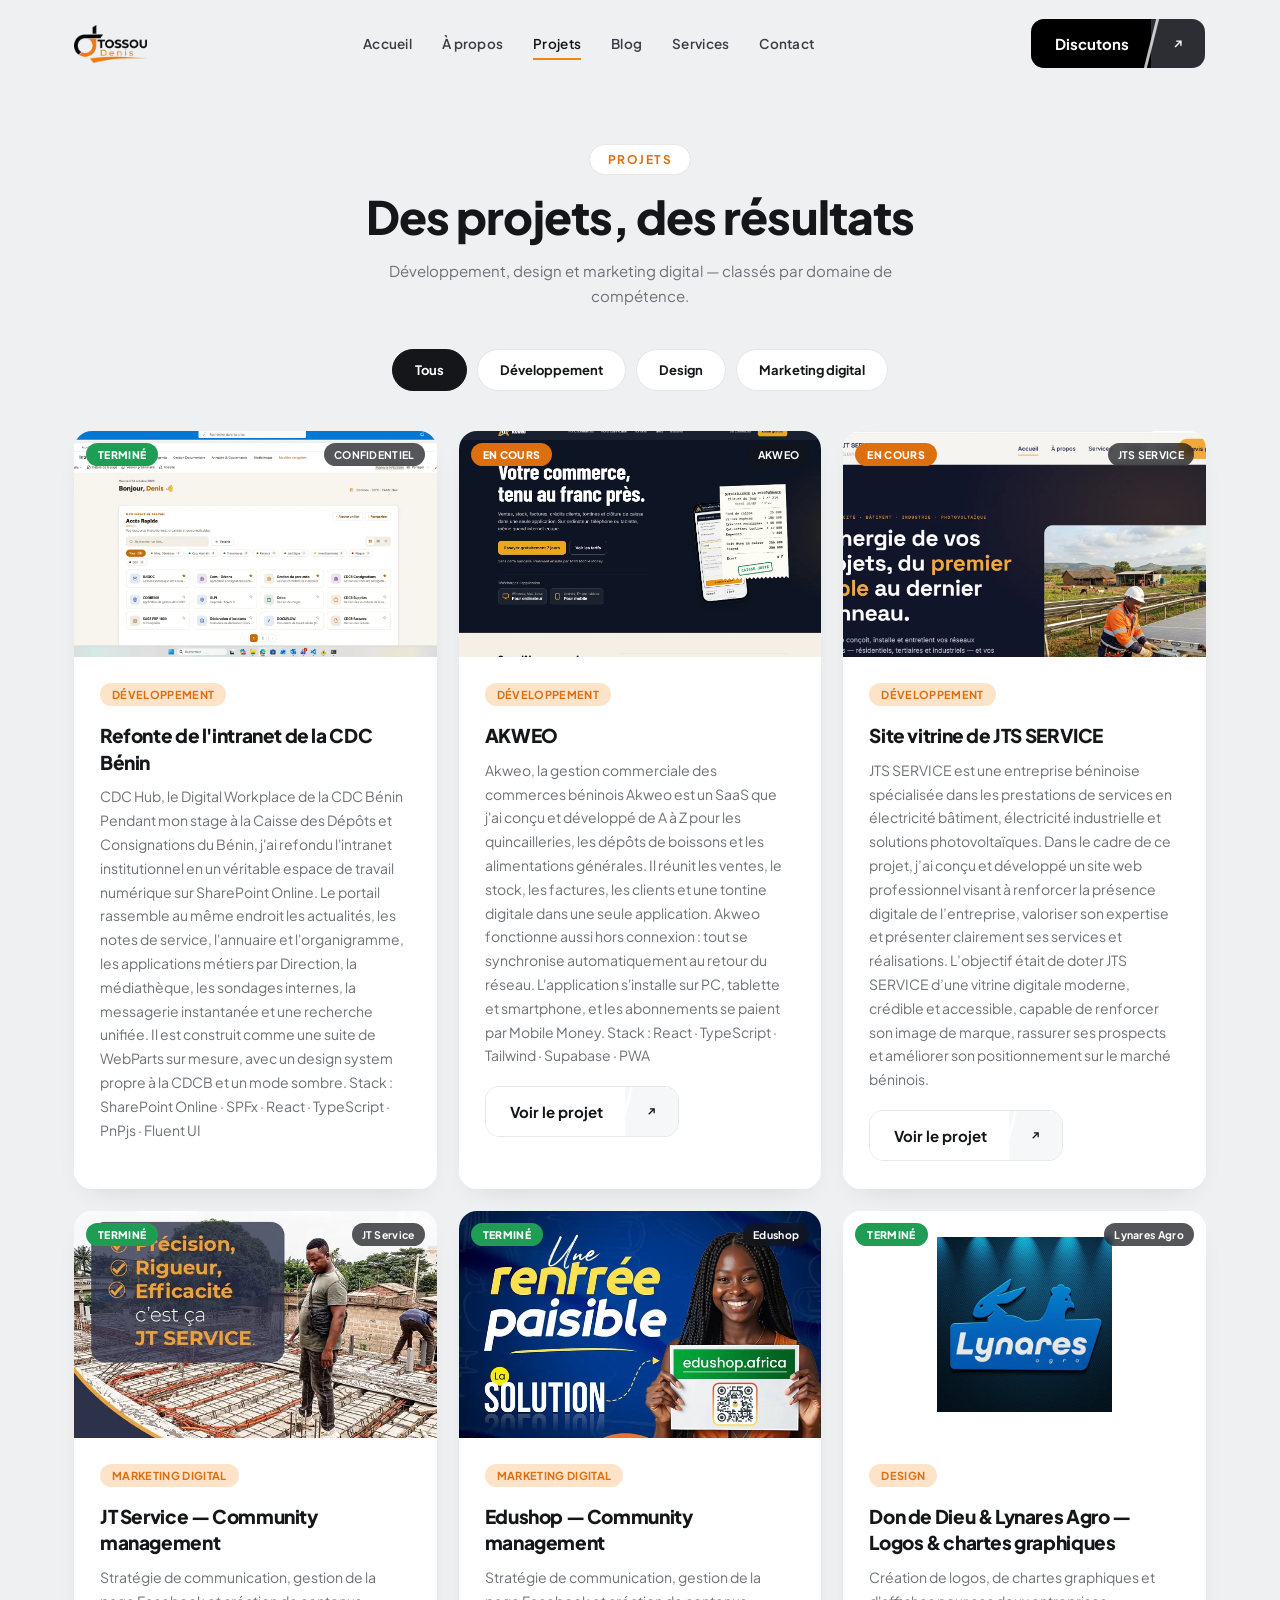
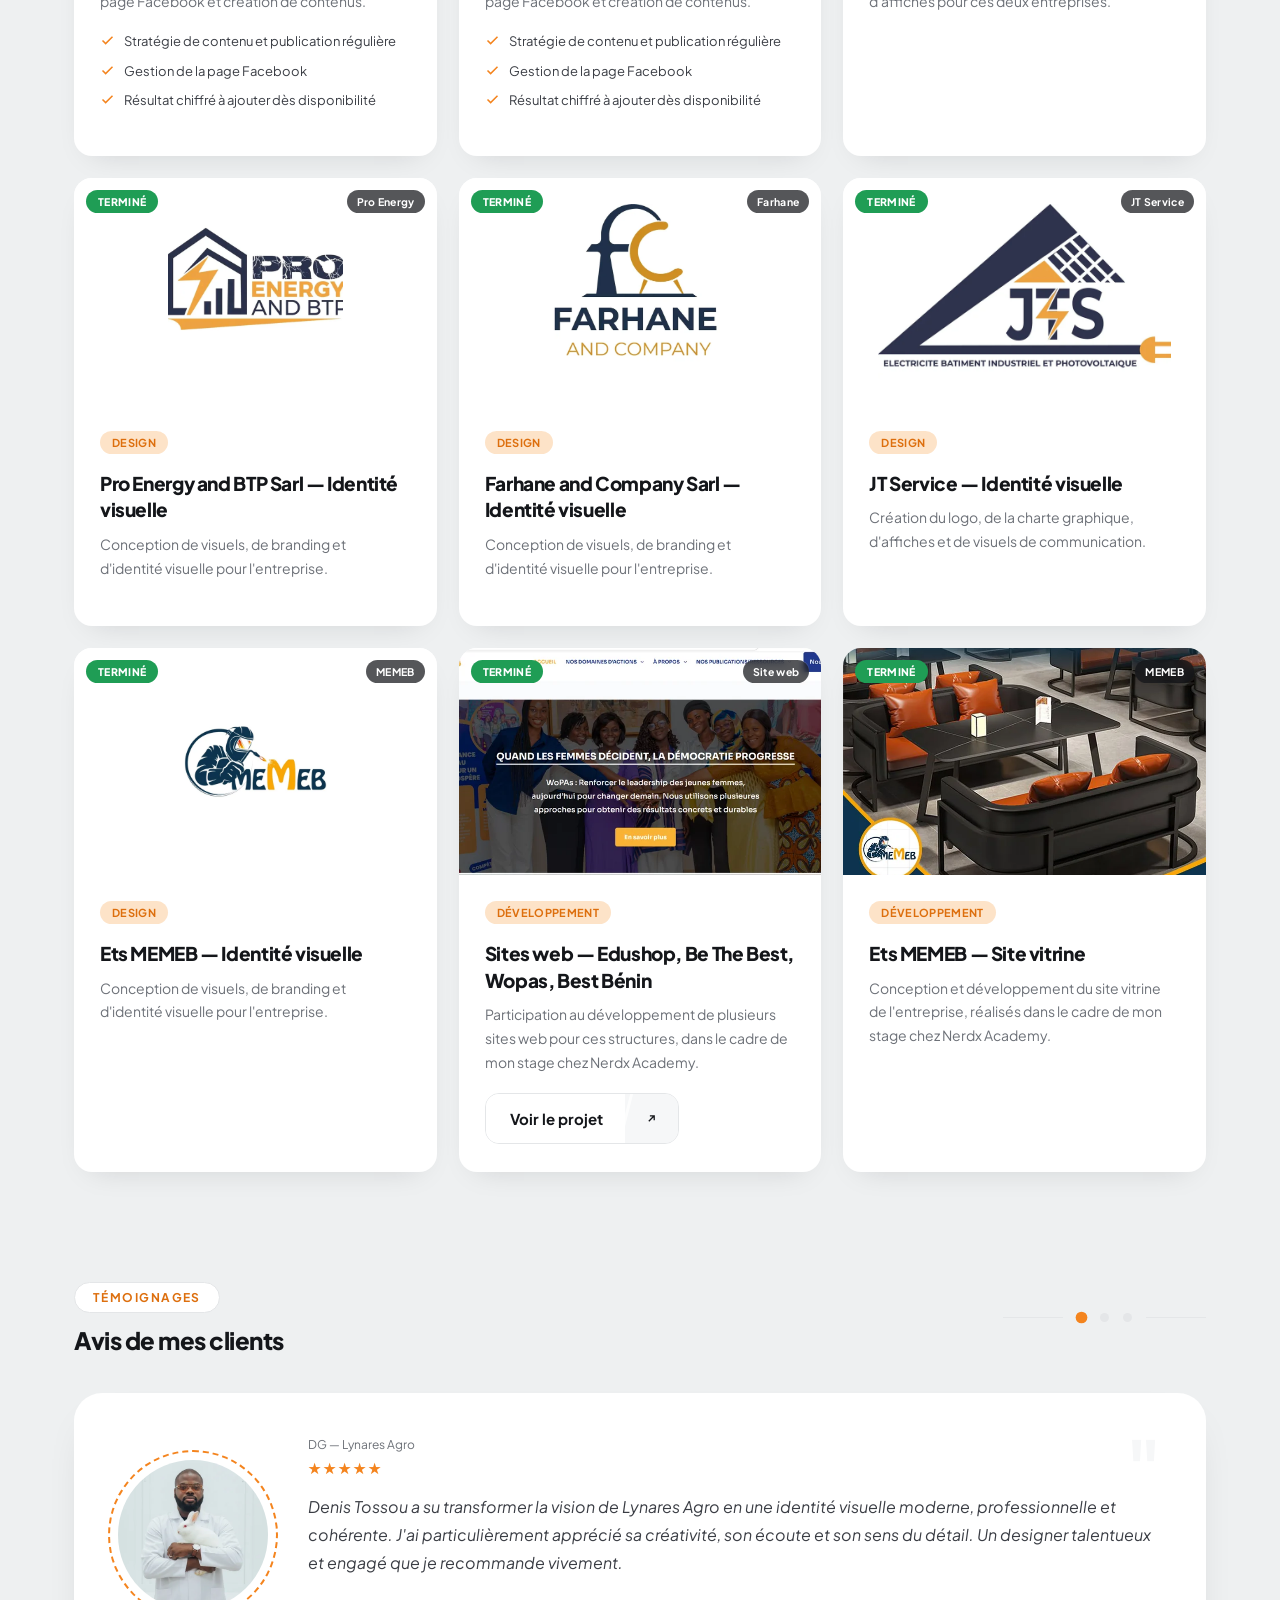
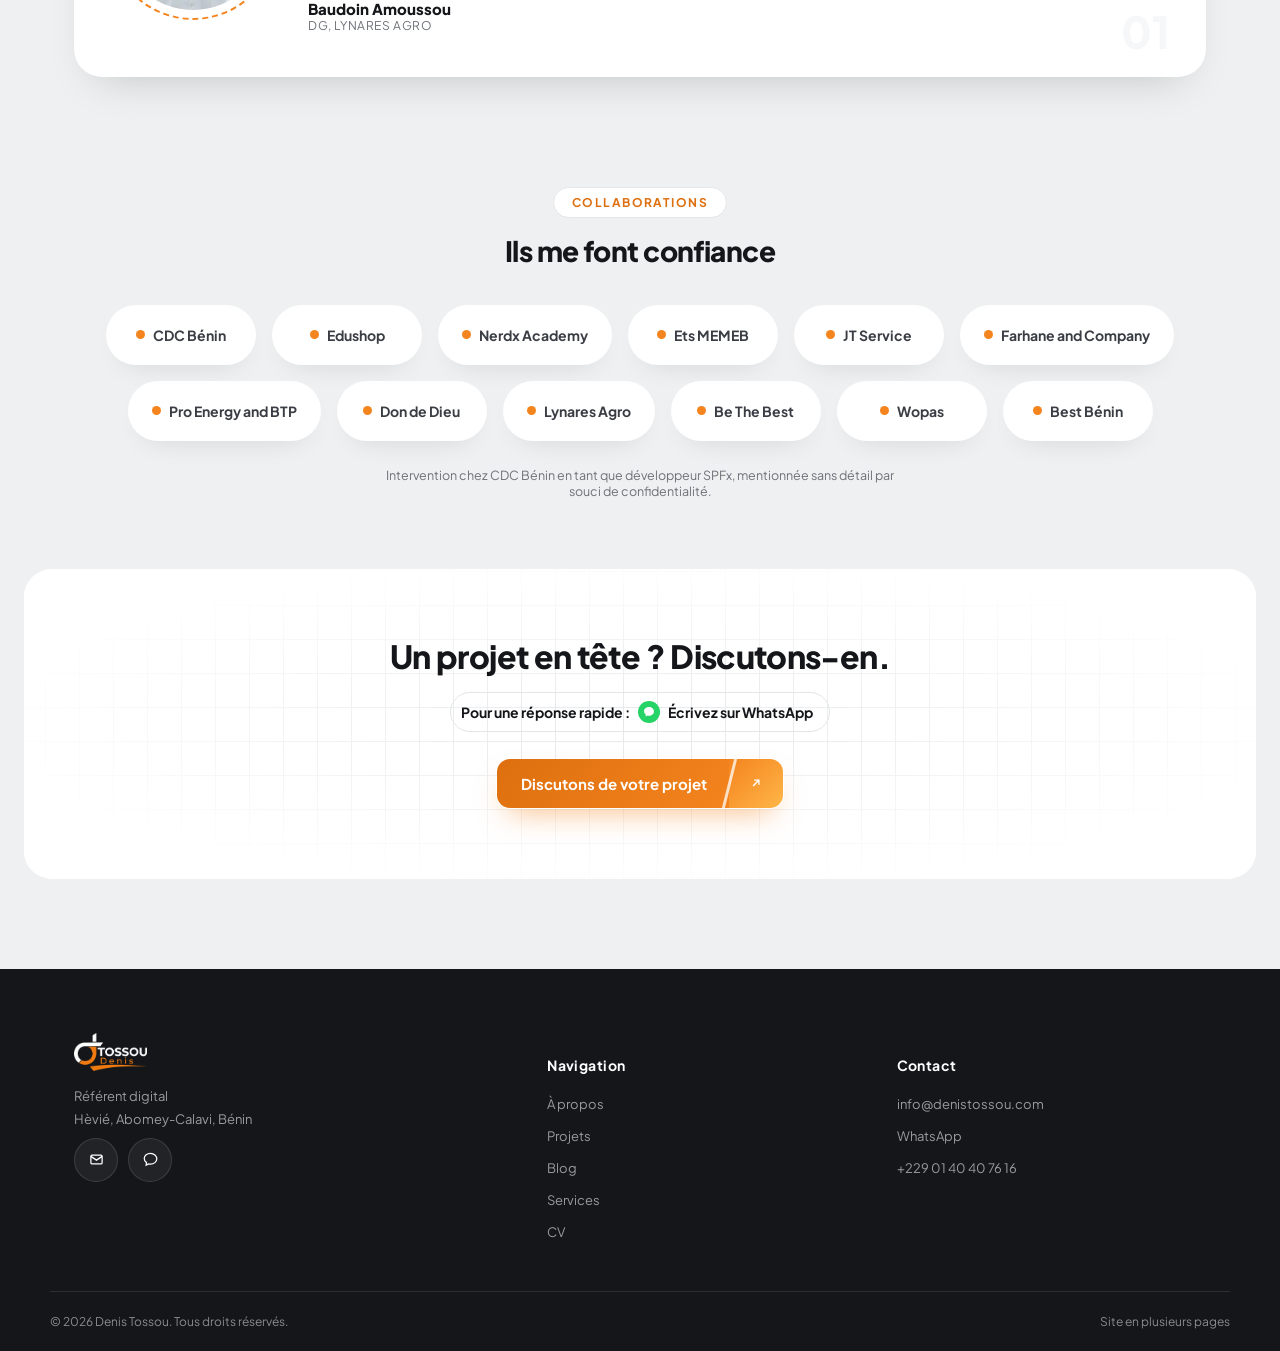
<file: projets.html>
<!DOCTYPE html>
<html lang="fr">
<head>
<meta charset="UTF-8">
<meta name="viewport" content="width=device-width, initial-scale=1.0">
<title>Projets web, design et marketing | Denis Tossou</title>
<meta name="description" content="Développement web, design et marketing digital : les projets réalisés par Denis Tossou pour Ets MEMEB, JT Service, Edushop, Farhane and Company et d'autres.">
<meta name="author" content="Denis Tossou">
<meta name="robots" content="index, follow, max-image-preview:large, max-snippet:-1, max-video-preview:-1">
<link rel="canonical" href="https://denistossou.com/projets">
<meta name="theme-color" content="#ffffff">
<link rel="icon" href="/assets/img/favicon.png" type="image/png">
<link rel="apple-touch-icon" href="/assets/img/apple-touch-icon.png">
<meta property="og:locale" content="fr_FR">
<meta property="og:type" content="website">
<meta property="og:site_name" content="Denis Tossou">
<meta property="og:title" content="Projets web, design et marketing | Denis Tossou">
<meta property="og:description" content="Développement web, design et marketing digital : les projets réalisés par Denis Tossou pour Ets MEMEB, JT Service, Edushop, Farhane and Company et d'autres.">
<meta property="og:url" content="https://denistossou.com/projets">
<meta property="og:image" content="https://denistossou.com/assets/img/og-image.jpg">
<meta property="og:image:width" content="1200">
<meta property="og:image:height" content="630">
<meta property="og:image:alt" content="Denis Tossou — Référent digital au Bénin">
<meta name="twitter:card" content="summary_large_image">
<meta name="twitter:title" content="Projets web, design et marketing | Denis Tossou">
<meta name="twitter:description" content="Développement web, design et marketing digital : les projets réalisés par Denis Tossou pour Ets MEMEB, JT Service, Edushop, Farhane and Company et d'autres.">
<meta name="twitter:image" content="https://denistossou.com/assets/img/og-image.jpg">
<link rel="preconnect" href="https://fonts.googleapis.com">
<link rel="preconnect" href="https://fonts.gstatic.com" crossorigin>
<link href="https://fonts.googleapis.com/css2?family=Plus+Jakarta+Sans:ital,wght@0,400;0,600;0,700;0,800;1,400&display=swap" rel="stylesheet">
<link rel="stylesheet" href="/css/style.css">
<script type="application/ld+json">{"@context":"https://schema.org","@graph":[{"@type":"CollectionPage","@id":"https://denistossou.com/projets#webpage","url":"https://denistossou.com/projets","name":"Projets web, design et marketing | Denis Tossou","description":"Développement web, design et marketing digital : les projets réalisés par Denis Tossou pour Ets MEMEB, JT Service, Edushop, Farhane and Company et d'autres.","inLanguage":"fr-FR","isPartOf":{"@id":"https://denistossou.com/#website"},"author":{"@id":"https://denistossou.com/#person"}},{"@type":"BreadcrumbList","itemListElement":[{"@type":"ListItem","position":1,"name":"Accueil","item":"https://denistossou.com/"},{"@type":"ListItem","position":2,"name":"Projets","item":"https://denistossou.com/projets"}]}]}</script>
</head>
<body>

<header class="site-header" id="siteHeader">
  <div class="container header-inner">
    <a href="/" class="logo"><img src="/assets/img/logo-header.png" alt="Denis Tossou" class="logo-img" width="386" height="200"></a>
    <nav class="main-nav">
      <a href="/">Accueil</a>
      <a href="/a-propos">À propos</a>
      <a href="/projets" class="active">Projets</a>
      <a href="/blog/">Blog</a>
      <a href="/services">Services</a>
      <a href="/contact">Contact</a>
    </nav>
    <div class="header-cta">
      <a href="/contact" class="btn btn-dark">
        <span class="btn-label">Discutons</span>
        <span class="btn-arrow"><svg width="14" height="14" viewBox="0 0 24 24" fill="none" stroke="currentColor" stroke-width="2.4"><path d="M7 17 17 7M9 7h8v8"/></svg></span>
      </a>
      <button class="burger" id="burgerBtn" aria-label="Ouvrir le menu" aria-expanded="false"><span></span><span></span><span></span></button>
    </div>
  </div>
  <div class="mobile-nav">
    <a href="/">Accueil</a>
    <a href="/a-propos">À propos</a>
    <a href="/projets">Projets</a>
    <a href="/blog/">Blog</a>
    <a href="/services">Services</a>
    <a href="/contact">Contact</a>
  </div>
</header>
<main>

<div class="page-hero reveal in">
  <div class="container">
    <span class="eyebrow">Projets</span>
    <h1>Des projets, des résultats</h1>
    <p>Développement, design et marketing digital — classés par domaine de compétence.</p>
  </div>
</div>

<section class="portfolio" id="realisations">
  <div class="container">
    <div class="filter-tabs" id="filterTabs">
      <button class="btn-plain active" data-filter="tous">Tous</button>
      <button class="btn-plain" data-filter="developpement">Développement</button>
      <button class="btn-plain" data-filter="design">Design</button>
      <button class="btn-plain" data-filter="marketing">Marketing digital</button>
    </div>
    <div class="portfolio-grid" id="portfolioGrid" data-source="/data/projects.json">
      <!-- build:project-cards -->
        <div class="p-card reveal " data-category="developpement">
          <div class="thumb">
            <img src="/assets/img/uploads/projet-intranet-cdc-benin.webp" alt="Refonte de l'intranet de la CDC Bénin" width="1600" height="866" loading="lazy" decoding="async">
            <span class="status-badge done">Terminé</span>
            <span class="thumb-badge">CONFIDENTIEL</span>
          </div>
          <div class="body">
            <div class="tag-row"><span class="tag tag-orange">Développement</span></div>
            <h2 class="p-card-title">Refonte de l'intranet de la CDC Bénin</h2>
            <p class="summary">CDC Hub, le Digital Workplace de la CDC Bénin

Pendant mon stage à la Caisse des Dépôts et Consignations du Bénin, j'ai refondu l'intranet institutionnel en un véritable espace de travail numérique sur SharePoint Online. Le portail rassemble au même endroit les actualités, les notes de service, l'annuaire et l'organigramme, les applications métiers par Direction, la médiathèque, les sondages internes, la messagerie instantanée et une recherche unifiée. Il est construit comme une suite de WebParts sur mesure, avec un design system propre à la CDCB et un mode sombre.

Stack : SharePoint Online · SPFx · React · TypeScript · PnPjs · Fluent UI
</p>
          </div>
        </div>
        <div class="p-card reveal reveal-delay-1" data-category="developpement">
          <div class="thumb">
            <img src="/assets/img/uploads/projet-akweo.webp" alt="AKWEO" width="1427" height="949" loading="lazy" decoding="async">
            <span class="status-badge progress">En cours</span>
            <span class="thumb-badge">AKWEO</span>
          </div>
          <div class="body">
            <div class="tag-row"><span class="tag tag-orange">Développement</span></div>
            <h2 class="p-card-title">AKWEO</h2>
            <p class="summary">Akweo, la gestion commerciale des commerces béninois

Akweo est un SaaS que j'ai conçu et développé de A à Z pour les quincailleries, les dépôts de boissons et les alimentations générales. Il réunit les ventes, le stock, les factures, les clients et une tontine digitale dans une seule application. Akweo fonctionne aussi hors connexion : tout se synchronise automatiquement au retour du réseau. L'application s'installe sur PC, tablette et smartphone, et les abonnements se paient par Mobile Money.

Stack : React · TypeScript · Tailwind · Supabase · PWA
</p>
          <div class="card-cta"><a href="https://quincallerie.denistossou.com" target="_blank" rel="noopener" class="btn btn-ghost btn-sm"><span class="btn-label">Voir le projet</span><span class="btn-arrow"><svg width="13" height="13" viewBox="0 0 24 24" fill="none" stroke="currentColor" stroke-width="2.4"><path d="M7 17 17 7M9 7h8v8"/></svg></span></a></div>
          </div>
        </div>
        <div class="p-card reveal reveal-delay-2" data-category="developpement">
          <div class="thumb">
            <img src="/assets/img/uploads/projet-jts-service-site-vitrine.webp" alt="Site vitrine de JTS SERVICE" width="1600" height="752" loading="lazy" decoding="async">
            <span class="status-badge progress">En cours</span>
            <span class="thumb-badge">JTS SERVICE</span>
          </div>
          <div class="body">
            <div class="tag-row"><span class="tag tag-orange">Développement</span></div>
            <h2 class="p-card-title">Site vitrine de JTS SERVICE</h2>
            <p class="summary">JTS SERVICE est une entreprise béninoise spécialisée dans les prestations de services en électricité bâtiment, électricité industrielle et solutions photovoltaïques.

Dans le cadre de ce projet, j’ai conçu et développé un site web professionnel visant à renforcer la présence digitale de l’entreprise, valoriser son expertise et présenter clairement ses services et réalisations.

L’objectif était de doter JTS SERVICE d’une vitrine digitale moderne, crédible et accessible, capable de renforcer son image de marque, rassurer ses prospects et améliorer son positionnement sur le marché béninois.</p>
          <div class="card-cta"><a href="https://jts-service.denistossou.com" target="_blank" rel="noopener" class="btn btn-ghost btn-sm"><span class="btn-label">Voir le projet</span><span class="btn-arrow"><svg width="13" height="13" viewBox="0 0 24 24" fill="none" stroke="currentColor" stroke-width="2.4"><path d="M7 17 17 7M9 7h8v8"/></svg></span></a></div>
          </div>
        </div>
        <div class="p-card reveal " data-category="marketing">
          <div class="thumb">
            <img src="/assets/img/proj-jtservice-community.webp" alt="JT Service — Community management" width="600" height="600" loading="lazy" decoding="async">
            <span class="status-badge done">Terminé</span>
            <span class="thumb-badge">JT Service</span>
          </div>
          <div class="body">
            <div class="tag-row"><span class="tag tag-orange">Marketing digital</span></div>
            <h2 class="p-card-title">JT Service — Community management</h2>
            <p class="summary">Stratégie de communication, gestion de la page Facebook et création de contenus.</p>
          <ul class="did-list"><li><svg width="15" height="15" viewBox="0 0 24 24" fill="none" stroke="currentColor" stroke-width="2.4"><path d="M4 12l5 5L20 6"/></svg>Stratégie de contenu et publication régulière</li><li><svg width="15" height="15" viewBox="0 0 24 24" fill="none" stroke="currentColor" stroke-width="2.4"><path d="M4 12l5 5L20 6"/></svg>Gestion de la page Facebook</li><li><svg width="15" height="15" viewBox="0 0 24 24" fill="none" stroke="currentColor" stroke-width="2.4"><path d="M4 12l5 5L20 6"/></svg>Résultat chiffré à ajouter dès disponibilité</li></ul>
          </div>
        </div>
        <div class="p-card reveal reveal-delay-1" data-category="marketing">
          <div class="thumb">
            <img src="/assets/img/proj-edushop-community.webp" alt="Edushop — Community management" width="720" height="720" loading="lazy" decoding="async">
            <span class="status-badge done">Terminé</span>
            <span class="thumb-badge">Edushop</span>
          </div>
          <div class="body">
            <div class="tag-row"><span class="tag tag-orange">Marketing digital</span></div>
            <h2 class="p-card-title">Edushop — Community management</h2>
            <p class="summary">Stratégie de communication, gestion de la page Facebook et création de contenus.</p>
          <ul class="did-list"><li><svg width="15" height="15" viewBox="0 0 24 24" fill="none" stroke="currentColor" stroke-width="2.4"><path d="M4 12l5 5L20 6"/></svg>Stratégie de contenu et publication régulière</li><li><svg width="15" height="15" viewBox="0 0 24 24" fill="none" stroke="currentColor" stroke-width="2.4"><path d="M4 12l5 5L20 6"/></svg>Gestion de la page Facebook</li><li><svg width="15" height="15" viewBox="0 0 24 24" fill="none" stroke="currentColor" stroke-width="2.4"><path d="M4 12l5 5L20 6"/></svg>Résultat chiffré à ajouter dès disponibilité</li></ul>
          </div>
        </div>
        <div class="p-card reveal reveal-delay-2" data-category="design">
          <div class="thumb logo-thumb">
            <img src="/assets/img/logo-lynares.webp" alt="Don de Dieu &amp; Lynares Agro — Logos &amp; chartes graphiques" width="500" height="500" loading="lazy" decoding="async">
            <span class="status-badge done">Terminé</span>
            <span class="thumb-badge">Lynares Agro</span>
          </div>
          <div class="body">
            <div class="tag-row"><span class="tag tag-orange">Design</span></div>
            <h2 class="p-card-title">Don de Dieu &amp; Lynares Agro — Logos &amp; chartes graphiques</h2>
            <p class="summary">Création de logos, de chartes graphiques et d'affiches pour ces deux entreprises.</p>
          </div>
        </div>
        <div class="p-card reveal " data-category="design">
          <div class="thumb logo-thumb">
            <img src="/assets/img/logo-proenergy.webp" alt="Pro Energy and BTP Sarl — Identité visuelle" width="500" height="500" loading="lazy" decoding="async">
            <span class="status-badge done">Terminé</span>
            <span class="thumb-badge">Pro Energy</span>
          </div>
          <div class="body">
            <div class="tag-row"><span class="tag tag-orange">Design</span></div>
            <h2 class="p-card-title">Pro Energy and BTP Sarl — Identité visuelle</h2>
            <p class="summary">Conception de visuels, de branding et d'identité visuelle pour l'entreprise.</p>
          </div>
        </div>
        <div class="p-card reveal reveal-delay-1" data-category="design">
          <div class="thumb logo-thumb">
            <img src="/assets/img/logo-farhane.webp" alt="Farhane and Company Sarl — Identité visuelle" width="500" height="499" loading="lazy" decoding="async">
            <span class="status-badge done">Terminé</span>
            <span class="thumb-badge">Farhane</span>
          </div>
          <div class="body">
            <div class="tag-row"><span class="tag tag-orange">Design</span></div>
            <h2 class="p-card-title">Farhane and Company Sarl — Identité visuelle</h2>
            <p class="summary">Conception de visuels, de branding et d'identité visuelle pour l'entreprise.</p>
          </div>
        </div>
        <div class="p-card reveal reveal-delay-2" data-category="design">
          <div class="thumb logo-thumb">
            <img src="/assets/img/logo-jtservice.webp" alt="JT Service — Identité visuelle" width="700" height="418" loading="lazy" decoding="async">
            <span class="status-badge done">Terminé</span>
            <span class="thumb-badge">JT Service</span>
          </div>
          <div class="body">
            <div class="tag-row"><span class="tag tag-orange">Design</span></div>
            <h2 class="p-card-title">JT Service — Identité visuelle</h2>
            <p class="summary">Création du logo, de la charte graphique, d'affiches et de visuels de communication.</p>
          </div>
        </div>
        <div class="p-card reveal " data-category="design">
          <div class="thumb logo-thumb">
            <img src="/assets/img/logo-memeb.webp" alt="Ets MEMEB — Identité visuelle" width="500" height="500" loading="lazy" decoding="async">
            <span class="status-badge done">Terminé</span>
            <span class="thumb-badge">MEMEB</span>
          </div>
          <div class="body">
            <div class="tag-row"><span class="tag tag-orange">Design</span></div>
            <h2 class="p-card-title">Ets MEMEB — Identité visuelle</h2>
            <p class="summary">Conception de visuels, de branding et d'identité visuelle pour l'entreprise.</p>
          </div>
        </div>
        <div class="p-card reveal reveal-delay-1" data-category="developpement">
          <div class="thumb">
            <img src="/assets/img/proj-sites-web.webp" alt="Sites web — Edushop, Be The Best, Wopas, Best Bénin" width="800" height="395" loading="lazy" decoding="async">
            <span class="status-badge done">Terminé</span>
            <span class="thumb-badge">Site web</span>
          </div>
          <div class="body">
            <div class="tag-row"><span class="tag tag-orange">Développement</span></div>
            <h2 class="p-card-title">Sites web — Edushop, Be The Best, Wopas, Best Bénin</h2>
            <p class="summary">Participation au développement de plusieurs sites web pour ces structures, dans le cadre de mon stage chez Nerdx Academy.</p>
          <div class="card-cta"><a href="https://edushop.africa" target="_blank" rel="noopener" class="btn btn-ghost btn-sm"><span class="btn-label">Voir le projet</span><span class="btn-arrow"><svg width="13" height="13" viewBox="0 0 24 24" fill="none" stroke="currentColor" stroke-width="2.4"><path d="M7 17 17 7M9 7h8v8"/></svg></span></a></div>
          </div>
        </div>
        <div class="p-card reveal reveal-delay-2" data-category="developpement">
          <div class="thumb">
            <img src="/assets/img/proj-memeb-vitrine.webp" alt="Ets MEMEB — Site vitrine" width="720" height="720" loading="lazy" decoding="async">
            <span class="status-badge done">Terminé</span>
            <span class="thumb-badge">MEMEB</span>
          </div>
          <div class="body">
            <div class="tag-row"><span class="tag tag-orange">Développement</span></div>
            <h2 class="p-card-title">Ets MEMEB — Site vitrine</h2>
            <p class="summary">Conception et développement du site vitrine de l'entreprise, réalisés dans le cadre de mon stage chez Nerdx Academy.</p>
          </div>
        </div>
      <!-- /build:project-cards -->
    </div>
  </div>
</section>

<section class="testimonials" id="temoignages">
  <div class="container">
    <div class="testi-head">
      <div class="reveal in"><span class="eyebrow">Témoignages</span><h2>Avis de mes clients</h2></div>
      <div class="testi-dots" id="testiDots">
        <button class="d active" data-slide="0" aria-label="Témoignage 1"></button>
        <button class="d" data-slide="1" aria-label="Témoignage 2"></button>
        <button class="d" data-slide="2" aria-label="Témoignage 3"></button>
      </div>
    </div>
    <div class="testi-slide active">
      <div class="testi-card reveal in">
        <div class="testi-avatar"><div class="ring-dash"></div><img src="/assets/img/testi-baudoin.webp" alt="Baudoin Amoussou" width="440" height="531"></div>
        <div>
          <div class="testi-quote-mark">"</div>
          <div class="testi-source">DG — Lynares Agro</div>
          <div class="stars">★★★★★</div>
          <p class="testi-text">Denis Tossou a su transformer la vision de Lynares Agro en une identité visuelle moderne, professionnelle et cohérente. J'ai particulièrement apprécié sa créativité, son écoute et son sens du détail. Un designer talentueux et engagé que je recommande vivement.</p>
          <div class="testi-name">Baudoin Amoussou</div>
          <div class="testi-role">DG, Lynares Agro</div>
          <div class="testi-index">01</div>
        </div>
      </div>
    </div>
    <div class="testi-slide">
      <div class="testi-card">
        <div class="testi-avatar"><div class="ring-dash"></div><img src="/assets/img/testi-joseph.webp" alt="Joseph Tossou" width="440" height="440" loading="lazy" decoding="async"></div>
        <div>
          <div class="testi-quote-mark">"</div>
          <div class="testi-source">DG — JT Service</div>
          <div class="stars">★★★★★</div>
          <p class="testi-text">Denis Tossou a parfaitement compris l'identité et les ambitions de JT Service. Il a réalisé notre branding et nous accompagne également dans la création et l'animation de notre page Facebook. Son professionnalisme, sa créativité et sa disponibilité font de lui un designer que je recommande vivement.</p>
          <div class="testi-name">Joseph Tossou</div>
          <div class="testi-role">DG, JT Service</div>
          <div class="testi-index">02</div>
        </div>
      </div>
    </div>
    <div class="testi-slide">
      <div class="testi-card">
        <div class="testi-avatar"><div class="ring-dash"></div><img src="/assets/img/testi-simon.webp" alt="Simon Pierre" width="440" height="440" loading="lazy" decoding="async"></div>
        <div>
          <div class="testi-quote-mark">"</div>
          <div class="testi-source">DGA — Pro Energy and BTP</div>
          <div class="stars">★★★★★</div>
          <p class="testi-text">Denis Tossou a su traduire la vision de Pro Energy and BTP en une identité visuelle professionnelle, moderne et cohérente. J'ai apprécié son écoute, sa créativité et son souci du détail. Je recommande vivement son expertise à toute entreprise souhaitant renforcer son image de marque.</p>
          <div class="testi-name">Simon Pierre</div>
          <div class="testi-role">DGA, Pro Energy and BTP</div>
          <div class="testi-index">03</div>
        </div>
      </div>
    </div>
  </div>
</section>

<section class="partners">
  <div class="container">
    <div class="section-head reveal in"><span class="eyebrow">Collaborations</span><h2>Ils me font confiance</h2></div>
    <div class="logo-grid">
      <div class="logo-pill"><span class="dot"></span>CDC Bénin</div>
      <div class="logo-pill"><span class="dot"></span>Edushop</div>
      <div class="logo-pill"><span class="dot"></span>Nerdx Academy</div>
      <div class="logo-pill"><span class="dot"></span>Ets MEMEB</div>
      <div class="logo-pill"><span class="dot"></span>JT Service</div>
      <div class="logo-pill"><span class="dot"></span>Farhane and Company</div>
      <div class="logo-pill"><span class="dot"></span>Pro Energy and BTP</div>
      <div class="logo-pill"><span class="dot"></span>Don de Dieu</div>
      <div class="logo-pill"><span class="dot"></span>Lynares Agro</div>
      <div class="logo-pill"><span class="dot"></span>Be The Best</div>
      <div class="logo-pill"><span class="dot"></span>Wopas</div>
      <div class="logo-pill"><span class="dot"></span>Best Bénin</div>
    </div>
    <p class="confidentiality-note">Intervention chez CDC Bénin en tant que développeur SPFx, mentionnée sans détail par souci de confidentialité.</p>
  </div>
</section>

<section class="cta-banner reveal in">
  <div class="inner">
    <h2>Un projet en tête ? Discutons-en.</h2>
    <a href="https://wa.me/2290166659250" class="chat-link" target="_blank" rel="noopener">Pour une réponse rapide : <span class="ic"><svg width="12" height="12" viewBox="0 0 24 24" fill="#fff"><path d="M12 2C6.5 2 2 5.8 2 10.5c0 2.6 1.4 4.9 3.6 6.5L5 21l4.1-1.9c.9.2 1.9.4 2.9.4 5.5 0 10-3.8 10-8.5S17.5 2 12 2Z"/></svg></span> Écrivez sur WhatsApp</a>
    <div class="row"><a href="/contact" class="btn btn-primary"><span class="btn-label">Discutons de votre projet</span><span class="btn-arrow"><svg width="14" height="14" viewBox="0 0 24 24" fill="none" stroke="currentColor" stroke-width="2.4"><path d="M7 17 17 7M9 7h8v8"/></svg></span></a></div>
  </div>
</section>

</main>

<footer class="site-footer">
  <div class="container footer-grid">
    <div class="footer-brand">
      <a href="/" class="logo"><img src="/assets/img/logo-footer.png" alt="Denis Tossou" class="logo-img footer-logo" width="386" height="200" loading="lazy" decoding="async"></a>
      <p>Référent digital<br>Hèvié, Abomey-Calavi, Bénin</p>
      <div class="footer-social">
        <a href="mailto:info@denistossou.com" class="icon-chip" aria-label="Email"><svg width="15" height="15" viewBox="0 0 24 24" fill="none" stroke="currentColor" stroke-width="2"><rect x="3" y="5" width="18" height="14" rx="2"/><path d="m3 7 9 6 9-6"/></svg></a>
        <a href="https://wa.me/2290166659250" class="icon-chip" aria-label="WhatsApp" target="_blank" rel="noopener"><svg width="15" height="15" viewBox="0 0 24 24" fill="none" stroke="currentColor" stroke-width="2"><path d="M12 2C6.5 2 2 5.8 2 10.5c0 2.6 1.4 4.9 3.6 6.5L5 21l4.1-1.9c.9.2 1.9.4 2.9.4 5.5 0 10-3.8 10-8.5S17.5 2 12 2Z"/></svg></a>
      </div>
    </div>
    <div class="footer-col">
      <h5>Navigation</h5>
      <ul><li><a href="/a-propos">À propos</a></li><li><a href="/projets">Projets</a></li><li><a href="/blog/">Blog</a></li><li><a href="/services">Services</a></li><li><a href="/a-propos#cv">CV</a></li></ul>
    </div>
    <div class="footer-col">
      <h5>Contact</h5>
      <ul><li><a href="mailto:info@denistossou.com">info@denistossou.com</a></li><li><a href="https://wa.me/2290166659250" target="_blank" rel="noopener">WhatsApp</a></li><li><a href="tel:+2290140407616">+229 01 40 40 76 16</a></li></ul>
    </div>
  </div>
  <div class="container footer-bottom">
    <span>© 2026 Denis Tossou. Tous droits réservés.</span>
    <span>Site en plusieurs pages</span>
  </div>
</footer>

<a href="https://wa.me/2290166659250" class="wa-float" id="waFloat" target="_blank" rel="noopener" aria-label="Discuter sur WhatsApp">
  <span class="wa-tooltip">Discuter sur WhatsApp</span>
  <svg viewBox="0 0 24 24" fill="#fff"><path d="M12 2C6.5 2 2 5.8 2 10.5c0 2.6 1.4 4.9 3.6 6.5L5 21l4.1-1.9c.9.2 1.9.4 2.9.4 5.5 0 10-3.8 10-8.5S17.5 2 12 2Z"/></svg>
</a>

<script src="/js/main.js"></script>
</body>
</html>
</file>
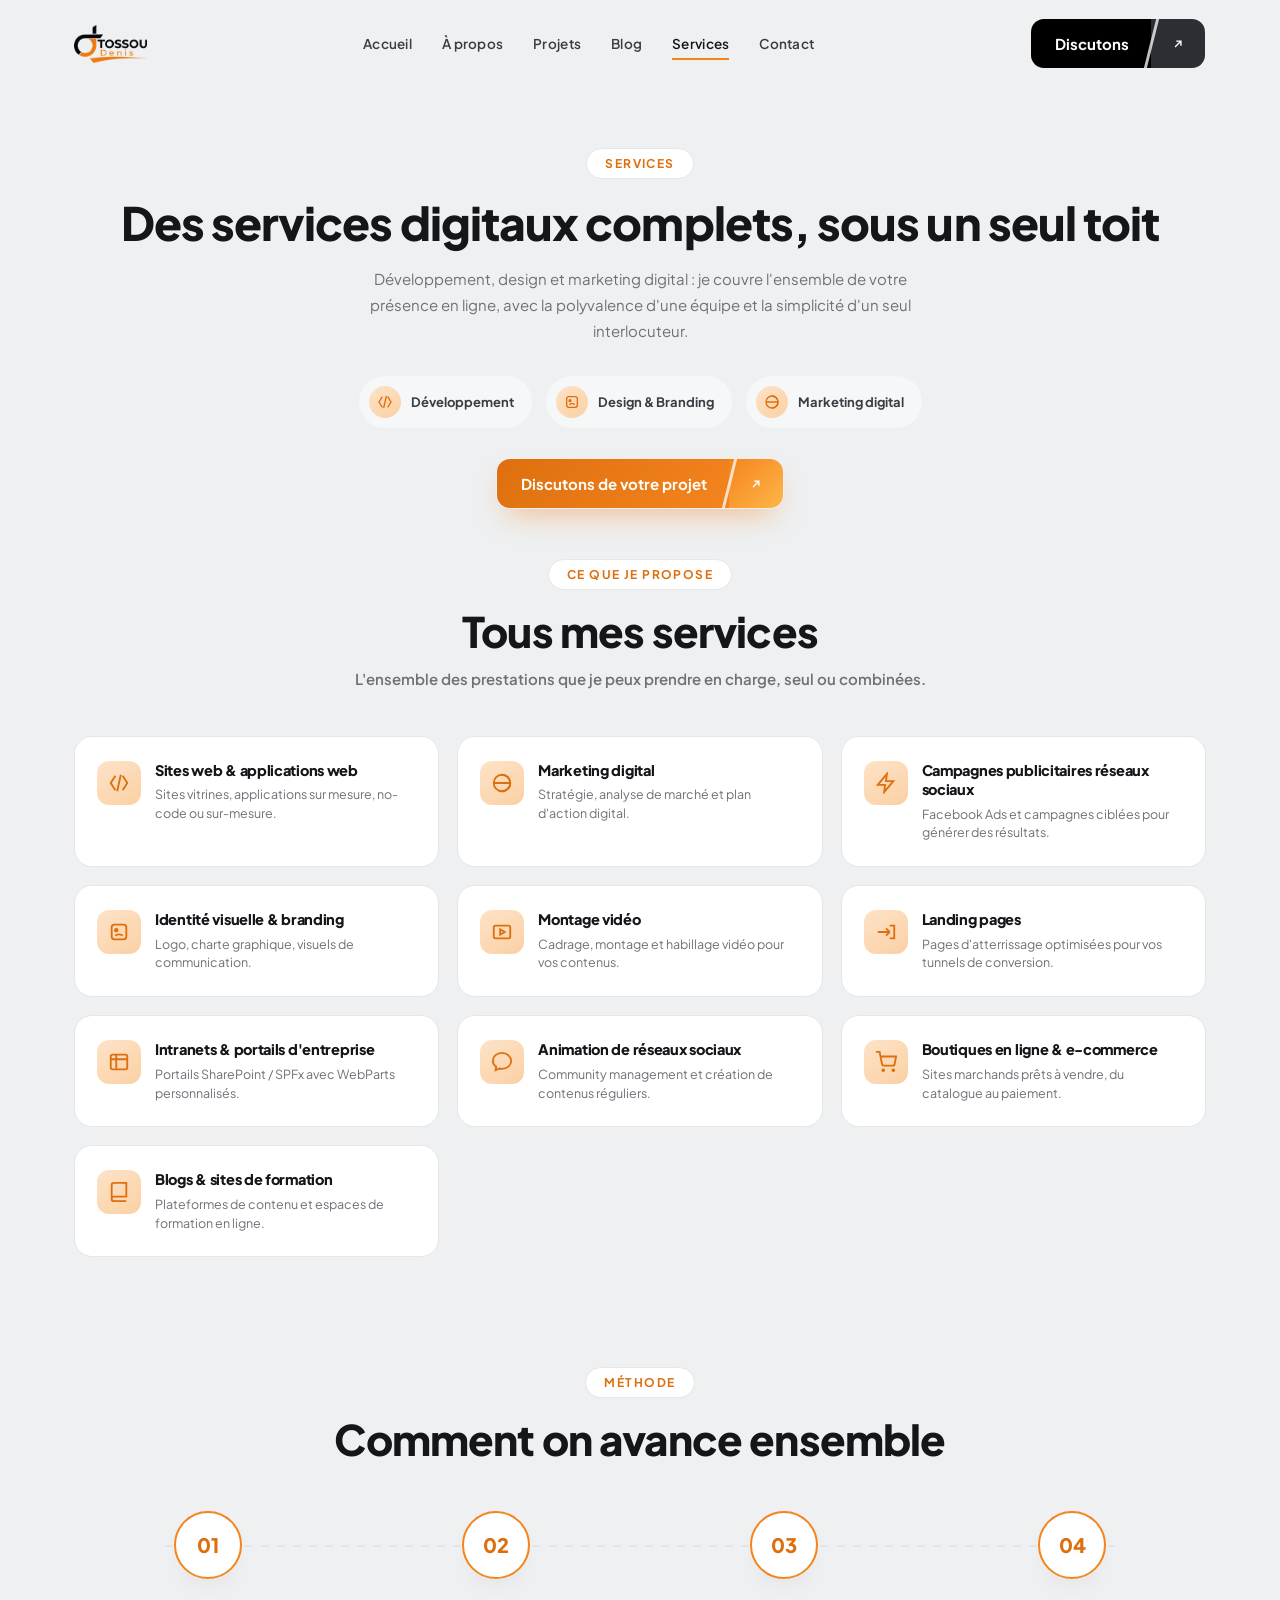
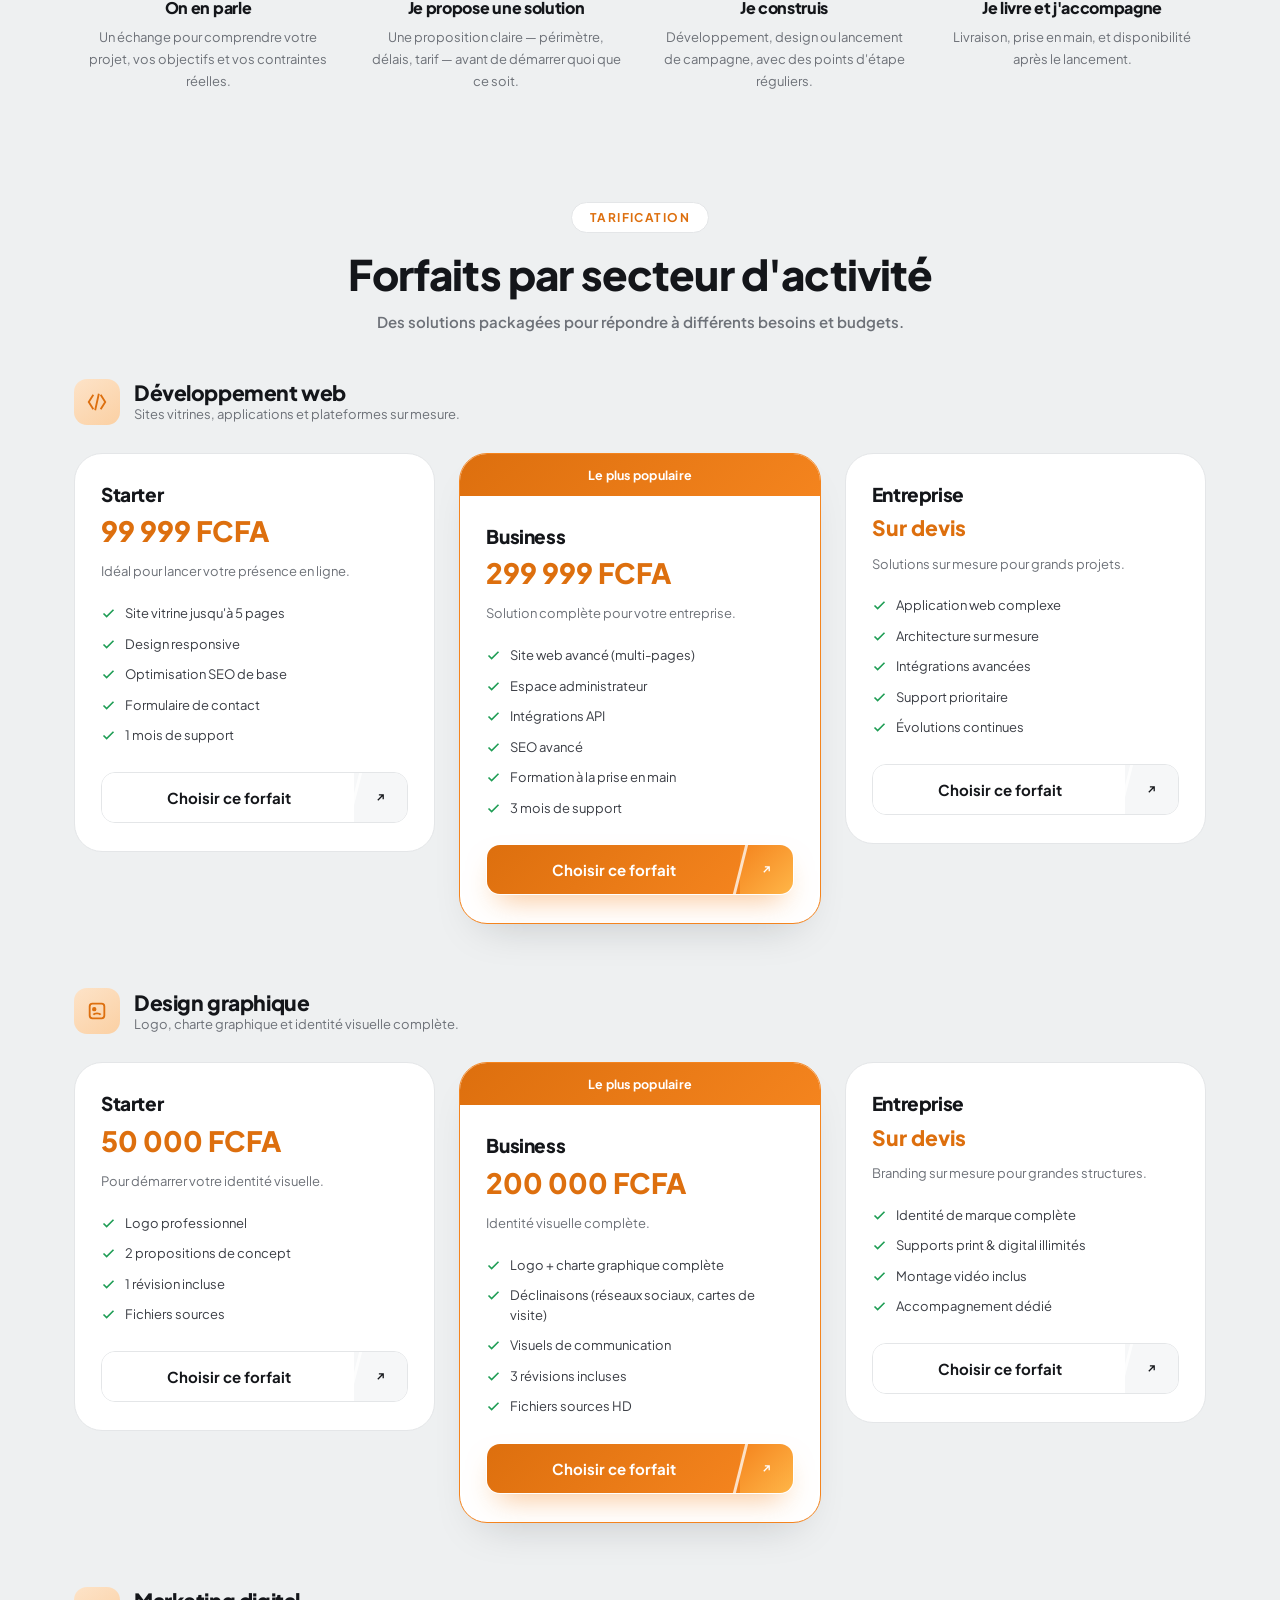
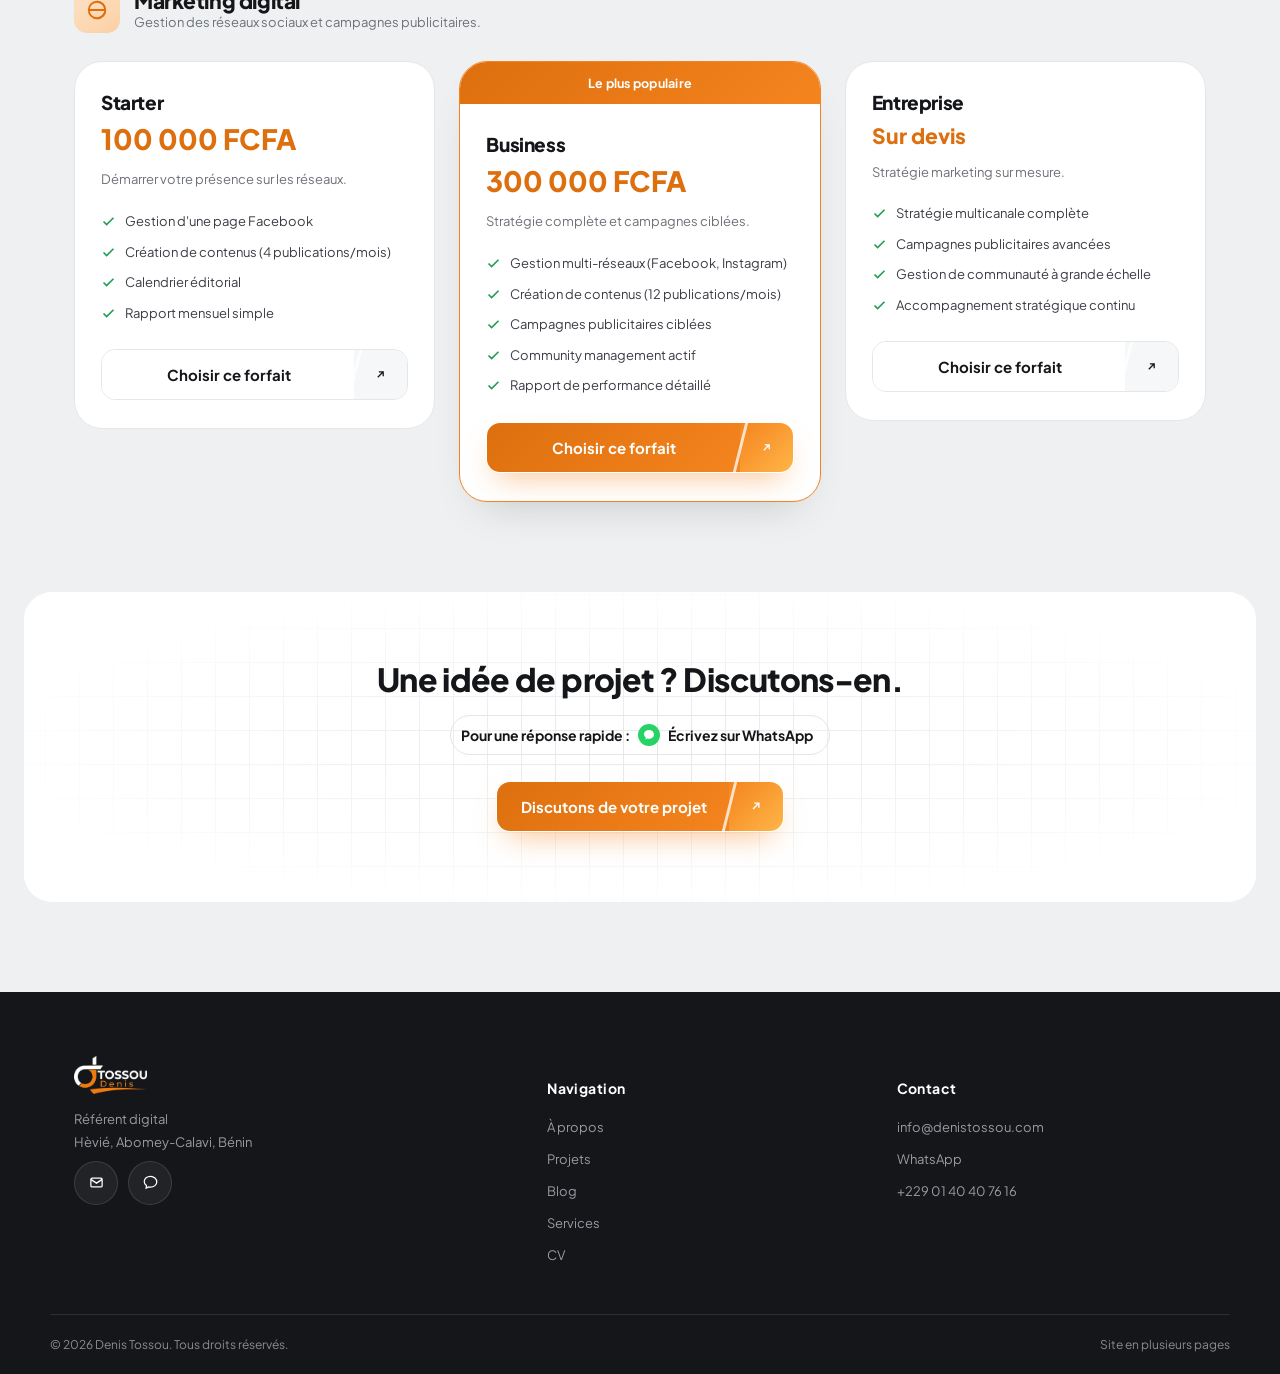
<file: services.html>
<!DOCTYPE html>
<html lang="fr">
<head>
<meta charset="UTF-8">
<meta name="viewport" content="width=device-width, initial-scale=1.0">
<title>Création de sites web et design au Bénin | Denis Tossou</title>
<meta name="description" content="Sites vitrines, e-commerce, applications web, identité visuelle et marketing digital : les services et forfaits de Denis Tossou, référent digital au Bénin.">
<meta name="author" content="Denis Tossou">
<meta name="robots" content="index, follow, max-image-preview:large, max-snippet:-1, max-video-preview:-1">
<link rel="canonical" href="https://denistossou.com/services">
<meta name="theme-color" content="#ffffff">
<link rel="icon" href="/assets/img/favicon.png" type="image/png">
<link rel="apple-touch-icon" href="/assets/img/apple-touch-icon.png">
<meta property="og:locale" content="fr_FR">
<meta property="og:type" content="website">
<meta property="og:site_name" content="Denis Tossou">
<meta property="og:title" content="Création de sites web et design au Bénin | Denis Tossou">
<meta property="og:description" content="Sites vitrines, e-commerce, applications web, identité visuelle et marketing digital : les services et forfaits de Denis Tossou, référent digital au Bénin.">
<meta property="og:url" content="https://denistossou.com/services">
<meta property="og:image" content="https://denistossou.com/assets/img/og-image.jpg">
<meta property="og:image:width" content="1200">
<meta property="og:image:height" content="630">
<meta property="og:image:alt" content="Denis Tossou — Référent digital au Bénin">
<meta name="twitter:card" content="summary_large_image">
<meta name="twitter:title" content="Création de sites web et design au Bénin | Denis Tossou">
<meta name="twitter:description" content="Sites vitrines, e-commerce, applications web, identité visuelle et marketing digital : les services et forfaits de Denis Tossou, référent digital au Bénin.">
<meta name="twitter:image" content="https://denistossou.com/assets/img/og-image.jpg">
<link rel="preconnect" href="https://fonts.googleapis.com">
<link rel="preconnect" href="https://fonts.gstatic.com" crossorigin>
<link href="https://fonts.googleapis.com/css2?family=Plus+Jakarta+Sans:ital,wght@0,400;0,600;0,700;0,800;1,400&display=swap" rel="stylesheet">
<link rel="stylesheet" href="/css/style.css">
<script type="application/ld+json">{"@context":"https://schema.org","@graph":[{"@type":"WebPage","@id":"https://denistossou.com/services#webpage","url":"https://denistossou.com/services","name":"Création de sites web et design au Bénin | Denis Tossou","description":"Sites vitrines, e-commerce, applications web, identité visuelle et marketing digital : les services et forfaits de Denis Tossou, référent digital au Bénin.","inLanguage":"fr-FR","isPartOf":{"@id":"https://denistossou.com/#website"},"about":{"@id":"https://denistossou.com/#business"}},{"@type":"BreadcrumbList","itemListElement":[{"@type":"ListItem","position":1,"name":"Accueil","item":"https://denistossou.com/"},{"@type":"ListItem","position":2,"name":"Services","item":"https://denistossou.com/services"}]}]}</script>
</head>
<body>

<header class="site-header" id="siteHeader">
  <div class="container header-inner">
    <a href="/" class="logo"><img src="/assets/img/logo-header.png" alt="Denis Tossou" class="logo-img" width="386" height="200"></a>
    <nav class="main-nav">
      <a href="/">Accueil</a>
      <a href="/a-propos">À propos</a>
      <a href="/projets">Projets</a>
      <a href="/blog/">Blog</a>
      <a href="/services" class="active">Services</a>
      <a href="/contact">Contact</a>
    </nav>
    <div class="header-cta">
      <a href="/contact" class="btn btn-dark">
        <span class="btn-label">Discutons</span>
        <span class="btn-arrow"><svg width="14" height="14" viewBox="0 0 24 24" fill="none" stroke="currentColor" stroke-width="2.4"><path d="M7 17 17 7M9 7h8v8"/></svg></span>
      </a>
      <button class="burger" id="burgerBtn" aria-label="Ouvrir le menu" aria-expanded="false"><span></span><span></span><span></span></button>
    </div>
  </div>
  <div class="mobile-nav">
    <a href="/">Accueil</a>
    <a href="/a-propos">À propos</a>
    <a href="/projets">Projets</a>
    <a href="/blog/">Blog</a>
    <a href="/services">Services</a>
    <a href="/contact">Contact</a>
  </div>
</header>
<main>

<!-- ============================================================ 1. HERO -->
<section class="services-hero">
  <div class="container">
    <span class="eyebrow reveal in">Services</span>
    <h1 class="reveal reveal-delay-1 in">Des services digitaux complets, sous un seul toit</h1>
    <p class="reveal reveal-delay-2 in">Développement, design et marketing digital : je couvre l'ensemble de votre présence en ligne, avec la polyvalence d'une équipe et la simplicité d'un seul interlocuteur.</p>
    <div class="services-hero-badges reveal reveal-delay-3 in">
      <div class="summary-badge"><span class="ic"><svg width="16" height="16" viewBox="0 0 24 24" fill="none" stroke="var(--orange-dark)" stroke-width="2"><path d="M8 4 3 12l5 8M16 4l5 8-5 8M14 3l-4 18"/></svg></span>Développement</div>
      <div class="summary-badge"><span class="ic"><svg width="16" height="16" viewBox="0 0 24 24" fill="none" stroke="var(--orange-dark)" stroke-width="2"><rect x="4" y="4" width="16" height="16" rx="3"/><circle cx="9" cy="10" r="1.4" fill="var(--orange-dark)"/><path d="M8 16c1.5-2 6.5-2 8 0"/></svg></span>Design &amp; Branding</div>
      <div class="summary-badge"><span class="ic"><svg width="16" height="16" viewBox="0 0 24 24" fill="none" stroke="var(--orange-dark)" stroke-width="2"><circle cx="12" cy="12" r="9"/><path d="M12 3a9 9 0 0 1 0 18M3 12h18"/></svg></span>Marketing digital</div>
    </div>
    <a href="/contact" class="btn btn-primary reveal reveal-delay-3 in">
      <span class="btn-label">Discutons de votre projet</span>
      <span class="btn-arrow"><svg width="14" height="14" viewBox="0 0 24 24" fill="none" stroke="currentColor" stroke-width="2.4"><path d="M7 17 17 7M9 7h8v8"/></svg></span>
    </a>
  </div>
</section>

<!-- ============================================================ 2. INVENTAIRE DES SERVICES -->
<section class="service-inventory">
  <div class="container">
    <div class="section-head pad-bottom reveal in">
      <span class="eyebrow">Ce que je propose</span>
      <h2>Tous mes services</h2>
      <p class="subtitle">L'ensemble des prestations que je peux prendre en charge, seul ou combinées.</p>
    </div>
    <div class="inventory-grid">
      <div class="inventory-item reveal in">
        <span class="ic"><svg width="22" height="22" viewBox="0 0 24 24" fill="none" stroke="currentColor" stroke-width="2"><path d="M8 4 3 12l5 8M16 4l5 8-5 8M14 3l-4 18"/></svg></span>
        <div><h4>Sites web &amp; applications web</h4><p>Sites vitrines, applications sur mesure, no-code ou sur-mesure.</p></div>
      </div>
      <div class="inventory-item reveal reveal-delay-1 in">
        <span class="ic"><svg width="22" height="22" viewBox="0 0 24 24" fill="none" stroke="currentColor" stroke-width="2"><circle cx="12" cy="12" r="9"/><path d="M12 3a9 9 0 0 1 0 18M3 12h18"/></svg></span>
        <div><h4>Marketing digital</h4><p>Stratégie, analyse de marché et plan d'action digital.</p></div>
      </div>
      <div class="inventory-item reveal reveal-delay-2 in">
        <span class="ic"><svg width="22" height="22" viewBox="0 0 24 24" fill="none" stroke="currentColor" stroke-width="2"><path d="M13 2 3 14h8l-1 8 10-12h-8z"/></svg></span>
        <div><h4>Campagnes publicitaires réseaux sociaux</h4><p>Facebook Ads et campagnes ciblées pour générer des résultats.</p></div>
      </div>
      <div class="inventory-item reveal in">
        <span class="ic"><svg width="22" height="22" viewBox="0 0 24 24" fill="none" stroke="currentColor" stroke-width="2"><rect x="4" y="4" width="16" height="16" rx="3"/><circle cx="9" cy="10" r="1.4" fill="currentColor"/><path d="M8 16c1.5-2 6.5-2 8 0"/></svg></span>
        <div><h4>Identité visuelle &amp; branding</h4><p>Logo, charte graphique, visuels de communication.</p></div>
      </div>
      <div class="inventory-item reveal reveal-delay-1 in">
        <span class="ic"><svg width="22" height="22" viewBox="0 0 24 24" fill="none" stroke="currentColor" stroke-width="2"><rect x="3" y="5" width="18" height="14" rx="2"/><path d="m10 9 5 3-5 3z"/></svg></span>
        <div><h4>Montage vidéo</h4><p>Cadrage, montage et habillage vidéo pour vos contenus.</p></div>
      </div>
      <div class="inventory-item reveal reveal-delay-2 in">
        <span class="ic"><svg width="22" height="22" viewBox="0 0 24 24" fill="none" stroke="currentColor" stroke-width="2"><path d="M3 12h13m0 0-4-4m4 4-4 4"/><path d="M16 5h5v14h-5"/></svg></span>
        <div><h4>Landing pages</h4><p>Pages d'atterrissage optimisées pour vos tunnels de conversion.</p></div>
      </div>
      <div class="inventory-item reveal in">
        <span class="ic"><svg width="22" height="22" viewBox="0 0 24 24" fill="none" stroke="currentColor" stroke-width="2"><rect x="3" y="4" width="18" height="16" rx="2"/><path d="M3 9h18M9 4v16"/></svg></span>
        <div><h4>Intranets &amp; portails d'entreprise</h4><p>Portails SharePoint / SPFx avec WebParts personnalisés.</p></div>
      </div>
      <div class="inventory-item reveal reveal-delay-1 in">
        <span class="ic"><svg width="22" height="22" viewBox="0 0 24 24" fill="none" stroke="currentColor" stroke-width="2"><path d="M12 2C6.5 2 2 5.8 2 10.5c0 2.6 1.4 4.9 3.6 6.5L5 21l4.1-1.9c.9.2 1.9.4 2.9.4 5.5 0 10-3.8 10-8.5S17.5 2 12 2Z"/></svg></span>
        <div><h4>Animation de réseaux sociaux</h4><p>Community management et création de contenus réguliers.</p></div>
      </div>
      <div class="inventory-item reveal reveal-delay-2 in">
        <span class="ic"><svg width="22" height="22" viewBox="0 0 24 24" fill="none" stroke="currentColor" stroke-width="2"><circle cx="9" cy="21" r="1"/><circle cx="20" cy="21" r="1"/><path d="M1 1h4l2.7 13.4a2 2 0 0 0 2 1.6h9.7a2 2 0 0 0 2-1.6L23 6H6"/></svg></span>
        <div><h4>Boutiques en ligne &amp; e-commerce</h4><p>Sites marchands prêts à vendre, du catalogue au paiement.</p></div>
      </div>
      <div class="inventory-item reveal in">
        <span class="ic"><svg width="22" height="22" viewBox="0 0 24 24" fill="none" stroke="currentColor" stroke-width="2"><path d="M4 19.5A2.5 2.5 0 0 1 6.5 17H20V2H6.5A2.5 2.5 0 0 0 4 4.5v15Z"/><path d="M4 19.5A2.5 2.5 0 0 0 6.5 22H20"/></svg></span>
        <div><h4>Blogs &amp; sites de formation</h4><p>Plateformes de contenu et espaces de formation en ligne.</p></div>
      </div>
    </div>
  </div>
</section>

<!-- ============================================================ 3. PROCESS -->
<section class="process" id="process">
  <div class="container">
    <div class="section-head pad-bottom reveal in">
      <span class="eyebrow">Méthode</span>
      <h2>Comment on avance ensemble</h2>
    </div>
    <div class="process-grid">
      <div class="step-card reveal in"><div class="step-num">01</div><h4>On en parle</h4><p>Un échange pour comprendre votre projet, vos objectifs et vos contraintes réelles.</p></div>
      <div class="step-card reveal reveal-delay-1 in"><div class="step-num">02</div><h4>Je propose une solution</h4><p>Une proposition claire — périmètre, délais, tarif — avant de démarrer quoi que ce soit.</p></div>
      <div class="step-card reveal reveal-delay-2 in"><div class="step-num">03</div><h4>Je construis</h4><p>Développement, design ou lancement de campagne, avec des points d'étape réguliers.</p></div>
      <div class="step-card reveal reveal-delay-3 in"><div class="step-num">04</div><h4>Je livre et j'accompagne</h4><p>Livraison, prise en main, et disponibilité après le lancement.</p></div>
    </div>
  </div>
</section>

<!-- ============================================================ 4. TARIFICATION -->
<section class="pricing" id="tarifs">
  <div class="container">
    <div class="section-head pad-bottom reveal in">
      <span class="eyebrow">Tarification</span>
      <h2>Forfaits par secteur d'activité</h2>
      <p class="subtitle">Des solutions packagées pour répondre à différents besoins et budgets.</p>
    </div>

    <!-- Développement web -->
    <div class="pricing-group">
      <div class="pricing-group-head reveal in">
        <span class="ic"><svg width="22" height="22" viewBox="0 0 24 24" fill="none" stroke="currentColor" stroke-width="2"><path d="M8 4 3 12l5 8M16 4l5 8-5 8M14 3l-4 18"/></svg></span>
        <div><h3>Développement web</h3><p>Sites vitrines, applications et plateformes sur mesure.</p></div>
      </div>
      <div class="pricing-cards">
        <div class="price-card reveal in">
          <div class="price-body">
            <h4>Starter</h4>
            <div class="price-amount">99 999 FCFA</div>
            <p class="price-desc">Idéal pour lancer votre présence en ligne.</p>
            <ul class="price-list">
              <li><svg width="15" height="15" viewBox="0 0 24 24" fill="none" stroke="currentColor" stroke-width="2.6"><path d="M4 12l5 5L20 6"/></svg>Site vitrine jusqu'à 5 pages</li>
              <li><svg width="15" height="15" viewBox="0 0 24 24" fill="none" stroke="currentColor" stroke-width="2.6"><path d="M4 12l5 5L20 6"/></svg>Design responsive</li>
              <li><svg width="15" height="15" viewBox="0 0 24 24" fill="none" stroke="currentColor" stroke-width="2.6"><path d="M4 12l5 5L20 6"/></svg>Optimisation SEO de base</li>
              <li><svg width="15" height="15" viewBox="0 0 24 24" fill="none" stroke="currentColor" stroke-width="2.6"><path d="M4 12l5 5L20 6"/></svg>Formulaire de contact</li>
              <li><svg width="15" height="15" viewBox="0 0 24 24" fill="none" stroke="currentColor" stroke-width="2.6"><path d="M4 12l5 5L20 6"/></svg>1 mois de support</li>
            </ul>
            <a href="/contact?service=developpement&amp;budget=starter" class="btn btn-ghost"><span class="btn-label">Choisir ce forfait</span><span class="btn-arrow"><svg width="13" height="13" viewBox="0 0 24 24" fill="none" stroke="currentColor" stroke-width="2.4"><path d="M7 17 17 7M9 7h8v8"/></svg></span></a>
          </div>
        </div>
        <div class="price-card featured reveal reveal-delay-1 in">
          <div class="price-badge">Le plus populaire</div>
          <div class="price-body">
            <h4>Business</h4>
            <div class="price-amount">299 999 FCFA</div>
            <p class="price-desc">Solution complète pour votre entreprise.</p>
            <ul class="price-list">
              <li><svg width="15" height="15" viewBox="0 0 24 24" fill="none" stroke="currentColor" stroke-width="2.6"><path d="M4 12l5 5L20 6"/></svg>Site web avancé (multi-pages)</li>
              <li><svg width="15" height="15" viewBox="0 0 24 24" fill="none" stroke="currentColor" stroke-width="2.6"><path d="M4 12l5 5L20 6"/></svg>Espace administrateur</li>
              <li><svg width="15" height="15" viewBox="0 0 24 24" fill="none" stroke="currentColor" stroke-width="2.6"><path d="M4 12l5 5L20 6"/></svg>Intégrations API</li>
              <li><svg width="15" height="15" viewBox="0 0 24 24" fill="none" stroke="currentColor" stroke-width="2.6"><path d="M4 12l5 5L20 6"/></svg>SEO avancé</li>
              <li><svg width="15" height="15" viewBox="0 0 24 24" fill="none" stroke="currentColor" stroke-width="2.6"><path d="M4 12l5 5L20 6"/></svg>Formation à la prise en main</li>
              <li><svg width="15" height="15" viewBox="0 0 24 24" fill="none" stroke="currentColor" stroke-width="2.6"><path d="M4 12l5 5L20 6"/></svg>3 mois de support</li>
            </ul>
            <a href="/contact?service=developpement&amp;budget=business" class="btn btn-primary"><span class="btn-label">Choisir ce forfait</span><span class="btn-arrow"><svg width="13" height="13" viewBox="0 0 24 24" fill="none" stroke="currentColor" stroke-width="2.4"><path d="M7 17 17 7M9 7h8v8"/></svg></span></a>
          </div>
        </div>
        <div class="price-card reveal reveal-delay-2 in">
          <div class="price-body">
            <h4>Entreprise</h4>
            <div class="price-amount devis">Sur devis</div>
            <p class="price-desc">Solutions sur mesure pour grands projets.</p>
            <ul class="price-list">
              <li><svg width="15" height="15" viewBox="0 0 24 24" fill="none" stroke="currentColor" stroke-width="2.6"><path d="M4 12l5 5L20 6"/></svg>Application web complexe</li>
              <li><svg width="15" height="15" viewBox="0 0 24 24" fill="none" stroke="currentColor" stroke-width="2.6"><path d="M4 12l5 5L20 6"/></svg>Architecture sur mesure</li>
              <li><svg width="15" height="15" viewBox="0 0 24 24" fill="none" stroke="currentColor" stroke-width="2.6"><path d="M4 12l5 5L20 6"/></svg>Intégrations avancées</li>
              <li><svg width="15" height="15" viewBox="0 0 24 24" fill="none" stroke="currentColor" stroke-width="2.6"><path d="M4 12l5 5L20 6"/></svg>Support prioritaire</li>
              <li><svg width="15" height="15" viewBox="0 0 24 24" fill="none" stroke="currentColor" stroke-width="2.6"><path d="M4 12l5 5L20 6"/></svg>Évolutions continues</li>
            </ul>
            <a href="/contact" class="btn btn-ghost"><span class="btn-label">Choisir ce forfait</span><span class="btn-arrow"><svg width="13" height="13" viewBox="0 0 24 24" fill="none" stroke="currentColor" stroke-width="2.4"><path d="M7 17 17 7M9 7h8v8"/></svg></span></a>
          </div>
        </div>
      </div>
    </div>

    <!-- Design graphique -->
    <div class="pricing-group">
      <div class="pricing-group-head reveal in">
        <span class="ic"><svg width="22" height="22" viewBox="0 0 24 24" fill="none" stroke="currentColor" stroke-width="2"><rect x="4" y="4" width="16" height="16" rx="3"/><circle cx="9" cy="10" r="1.4" fill="currentColor"/><path d="M8 16c1.5-2 6.5-2 8 0"/></svg></span>
        <div><h3>Design graphique</h3><p>Logo, charte graphique et identité visuelle complète.</p></div>
      </div>
      <div class="pricing-cards">
        <div class="price-card reveal in">
          <div class="price-body">
            <h4>Starter</h4>
            <div class="price-amount">50 000 FCFA</div>
            <p class="price-desc">Pour démarrer votre identité visuelle.</p>
            <ul class="price-list">
              <li><svg width="15" height="15" viewBox="0 0 24 24" fill="none" stroke="currentColor" stroke-width="2.6"><path d="M4 12l5 5L20 6"/></svg>Logo professionnel</li>
              <li><svg width="15" height="15" viewBox="0 0 24 24" fill="none" stroke="currentColor" stroke-width="2.6"><path d="M4 12l5 5L20 6"/></svg>2 propositions de concept</li>
              <li><svg width="15" height="15" viewBox="0 0 24 24" fill="none" stroke="currentColor" stroke-width="2.6"><path d="M4 12l5 5L20 6"/></svg>1 révision incluse</li>
              <li><svg width="15" height="15" viewBox="0 0 24 24" fill="none" stroke="currentColor" stroke-width="2.6"><path d="M4 12l5 5L20 6"/></svg>Fichiers sources</li>
            </ul>
            <a href="/contact?service=design&amp;budget=starter" class="btn btn-ghost"><span class="btn-label">Choisir ce forfait</span><span class="btn-arrow"><svg width="13" height="13" viewBox="0 0 24 24" fill="none" stroke="currentColor" stroke-width="2.4"><path d="M7 17 17 7M9 7h8v8"/></svg></span></a>
          </div>
        </div>
        <div class="price-card featured reveal reveal-delay-1 in">
          <div class="price-badge">Le plus populaire</div>
          <div class="price-body">
            <h4>Business</h4>
            <div class="price-amount">200 000 FCFA</div>
            <p class="price-desc">Identité visuelle complète.</p>
            <ul class="price-list">
              <li><svg width="15" height="15" viewBox="0 0 24 24" fill="none" stroke="currentColor" stroke-width="2.6"><path d="M4 12l5 5L20 6"/></svg>Logo + charte graphique complète</li>
              <li><svg width="15" height="15" viewBox="0 0 24 24" fill="none" stroke="currentColor" stroke-width="2.6"><path d="M4 12l5 5L20 6"/></svg>Déclinaisons (réseaux sociaux, cartes de visite)</li>
              <li><svg width="15" height="15" viewBox="0 0 24 24" fill="none" stroke="currentColor" stroke-width="2.6"><path d="M4 12l5 5L20 6"/></svg>Visuels de communication</li>
              <li><svg width="15" height="15" viewBox="0 0 24 24" fill="none" stroke="currentColor" stroke-width="2.6"><path d="M4 12l5 5L20 6"/></svg>3 révisions incluses</li>
              <li><svg width="15" height="15" viewBox="0 0 24 24" fill="none" stroke="currentColor" stroke-width="2.6"><path d="M4 12l5 5L20 6"/></svg>Fichiers sources HD</li>
            </ul>
            <a href="/contact?service=design&amp;budget=business" class="btn btn-primary"><span class="btn-label">Choisir ce forfait</span><span class="btn-arrow"><svg width="13" height="13" viewBox="0 0 24 24" fill="none" stroke="currentColor" stroke-width="2.4"><path d="M7 17 17 7M9 7h8v8"/></svg></span></a>
          </div>
        </div>
        <div class="price-card reveal reveal-delay-2 in">
          <div class="price-body">
            <h4>Entreprise</h4>
            <div class="price-amount devis">Sur devis</div>
            <p class="price-desc">Branding sur mesure pour grandes structures.</p>
            <ul class="price-list">
              <li><svg width="15" height="15" viewBox="0 0 24 24" fill="none" stroke="currentColor" stroke-width="2.6"><path d="M4 12l5 5L20 6"/></svg>Identité de marque complète</li>
              <li><svg width="15" height="15" viewBox="0 0 24 24" fill="none" stroke="currentColor" stroke-width="2.6"><path d="M4 12l5 5L20 6"/></svg>Supports print &amp; digital illimités</li>
              <li><svg width="15" height="15" viewBox="0 0 24 24" fill="none" stroke="currentColor" stroke-width="2.6"><path d="M4 12l5 5L20 6"/></svg>Montage vidéo inclus</li>
              <li><svg width="15" height="15" viewBox="0 0 24 24" fill="none" stroke="currentColor" stroke-width="2.6"><path d="M4 12l5 5L20 6"/></svg>Accompagnement dédié</li>
            </ul>
            <a href="/contact" class="btn btn-ghost"><span class="btn-label">Choisir ce forfait</span><span class="btn-arrow"><svg width="13" height="13" viewBox="0 0 24 24" fill="none" stroke="currentColor" stroke-width="2.4"><path d="M7 17 17 7M9 7h8v8"/></svg></span></a>
          </div>
        </div>
      </div>
    </div>

    <!-- Marketing digital -->
    <div class="pricing-group">
      <div class="pricing-group-head reveal in">
        <span class="ic"><svg width="22" height="22" viewBox="0 0 24 24" fill="none" stroke="currentColor" stroke-width="2"><circle cx="12" cy="12" r="9"/><path d="M12 3a9 9 0 0 1 0 18M3 12h18"/></svg></span>
        <div><h3>Marketing digital</h3><p>Gestion des réseaux sociaux et campagnes publicitaires.</p></div>
      </div>
      <div class="pricing-cards">
        <div class="price-card reveal in">
          <div class="price-body">
            <h4>Starter</h4>
            <div class="price-amount">100 000 FCFA</div>
            <p class="price-desc">Démarrer votre présence sur les réseaux.</p>
            <ul class="price-list">
              <li><svg width="15" height="15" viewBox="0 0 24 24" fill="none" stroke="currentColor" stroke-width="2.6"><path d="M4 12l5 5L20 6"/></svg>Gestion d'une page Facebook</li>
              <li><svg width="15" height="15" viewBox="0 0 24 24" fill="none" stroke="currentColor" stroke-width="2.6"><path d="M4 12l5 5L20 6"/></svg>Création de contenus (4 publications/mois)</li>
              <li><svg width="15" height="15" viewBox="0 0 24 24" fill="none" stroke="currentColor" stroke-width="2.6"><path d="M4 12l5 5L20 6"/></svg>Calendrier éditorial</li>
              <li><svg width="15" height="15" viewBox="0 0 24 24" fill="none" stroke="currentColor" stroke-width="2.6"><path d="M4 12l5 5L20 6"/></svg>Rapport mensuel simple</li>
            </ul>
            <a href="/contact?service=marketing&amp;budget=starter" class="btn btn-ghost"><span class="btn-label">Choisir ce forfait</span><span class="btn-arrow"><svg width="13" height="13" viewBox="0 0 24 24" fill="none" stroke="currentColor" stroke-width="2.4"><path d="M7 17 17 7M9 7h8v8"/></svg></span></a>
          </div>
        </div>
        <div class="price-card featured reveal reveal-delay-1 in">
          <div class="price-badge">Le plus populaire</div>
          <div class="price-body">
            <h4>Business</h4>
            <div class="price-amount">300 000 FCFA</div>
            <p class="price-desc">Stratégie complète et campagnes ciblées.</p>
            <ul class="price-list">
              <li><svg width="15" height="15" viewBox="0 0 24 24" fill="none" stroke="currentColor" stroke-width="2.6"><path d="M4 12l5 5L20 6"/></svg>Gestion multi-réseaux (Facebook, Instagram)</li>
              <li><svg width="15" height="15" viewBox="0 0 24 24" fill="none" stroke="currentColor" stroke-width="2.6"><path d="M4 12l5 5L20 6"/></svg>Création de contenus (12 publications/mois)</li>
              <li><svg width="15" height="15" viewBox="0 0 24 24" fill="none" stroke="currentColor" stroke-width="2.6"><path d="M4 12l5 5L20 6"/></svg>Campagnes publicitaires ciblées</li>
              <li><svg width="15" height="15" viewBox="0 0 24 24" fill="none" stroke="currentColor" stroke-width="2.6"><path d="M4 12l5 5L20 6"/></svg>Community management actif</li>
              <li><svg width="15" height="15" viewBox="0 0 24 24" fill="none" stroke="currentColor" stroke-width="2.6"><path d="M4 12l5 5L20 6"/></svg>Rapport de performance détaillé</li>
            </ul>
            <a href="/contact?service=marketing&amp;budget=business" class="btn btn-primary"><span class="btn-label">Choisir ce forfait</span><span class="btn-arrow"><svg width="13" height="13" viewBox="0 0 24 24" fill="none" stroke="currentColor" stroke-width="2.4"><path d="M7 17 17 7M9 7h8v8"/></svg></span></a>
          </div>
        </div>
        <div class="price-card reveal reveal-delay-2 in">
          <div class="price-body">
            <h4>Entreprise</h4>
            <div class="price-amount devis">Sur devis</div>
            <p class="price-desc">Stratégie marketing sur mesure.</p>
            <ul class="price-list">
              <li><svg width="15" height="15" viewBox="0 0 24 24" fill="none" stroke="currentColor" stroke-width="2.6"><path d="M4 12l5 5L20 6"/></svg>Stratégie multicanale complète</li>
              <li><svg width="15" height="15" viewBox="0 0 24 24" fill="none" stroke="currentColor" stroke-width="2.6"><path d="M4 12l5 5L20 6"/></svg>Campagnes publicitaires avancées</li>
              <li><svg width="15" height="15" viewBox="0 0 24 24" fill="none" stroke="currentColor" stroke-width="2.6"><path d="M4 12l5 5L20 6"/></svg>Gestion de communauté à grande échelle</li>
              <li><svg width="15" height="15" viewBox="0 0 24 24" fill="none" stroke="currentColor" stroke-width="2.6"><path d="M4 12l5 5L20 6"/></svg>Accompagnement stratégique continu</li>
            </ul>
            <a href="/contact" class="btn btn-ghost"><span class="btn-label">Choisir ce forfait</span><span class="btn-arrow"><svg width="13" height="13" viewBox="0 0 24 24" fill="none" stroke="currentColor" stroke-width="2.4"><path d="M7 17 17 7M9 7h8v8"/></svg></span></a>
          </div>
        </div>
      </div>
    </div>

  </div>
</section>

<section class="cta-banner reveal in">
  <div class="inner">
    <h2>Une idée de projet ? Discutons-en.</h2>
    <a href="https://wa.me/2290166659250" class="chat-link" target="_blank" rel="noopener">Pour une réponse rapide : <span class="ic"><svg width="12" height="12" viewBox="0 0 24 24" fill="#fff"><path d="M12 2C6.5 2 2 5.8 2 10.5c0 2.6 1.4 4.9 3.6 6.5L5 21l4.1-1.9c.9.2 1.9.4 2.9.4 5.5 0 10-3.8 10-8.5S17.5 2 12 2Z"/></svg></span> Écrivez sur WhatsApp</a>
    <div class="row"><a href="/contact" class="btn btn-primary"><span class="btn-label">Discutons de votre projet</span><span class="btn-arrow"><svg width="14" height="14" viewBox="0 0 24 24" fill="none" stroke="currentColor" stroke-width="2.4"><path d="M7 17 17 7M9 7h8v8"/></svg></span></a></div>
  </div>
</section>

</main>

<footer class="site-footer">
  <div class="container footer-grid">
    <div class="footer-brand">
      <a href="/" class="logo"><img src="/assets/img/logo-footer.png" alt="Denis Tossou" class="logo-img footer-logo" width="386" height="200" loading="lazy" decoding="async"></a>
      <p>Référent digital<br>Hèvié, Abomey-Calavi, Bénin</p>
      <div class="footer-social">
        <a href="mailto:info@denistossou.com" class="icon-chip" aria-label="Email"><svg width="15" height="15" viewBox="0 0 24 24" fill="none" stroke="currentColor" stroke-width="2"><rect x="3" y="5" width="18" height="14" rx="2"/><path d="m3 7 9 6 9-6"/></svg></a>
        <a href="https://wa.me/2290166659250" class="icon-chip" aria-label="WhatsApp" target="_blank" rel="noopener"><svg width="15" height="15" viewBox="0 0 24 24" fill="none" stroke="currentColor" stroke-width="2"><path d="M12 2C6.5 2 2 5.8 2 10.5c0 2.6 1.4 4.9 3.6 6.5L5 21l4.1-1.9c.9.2 1.9.4 2.9.4 5.5 0 10-3.8 10-8.5S17.5 2 12 2Z"/></svg></a>
      </div>
    </div>
    <div class="footer-col">
      <h5>Navigation</h5>
      <ul><li><a href="/a-propos">À propos</a></li><li><a href="/projets">Projets</a></li><li><a href="/blog/">Blog</a></li><li><a href="/services">Services</a></li><li><a href="/a-propos#cv">CV</a></li></ul>
    </div>
    <div class="footer-col">
      <h5>Contact</h5>
      <ul><li><a href="mailto:info@denistossou.com">info@denistossou.com</a></li><li><a href="https://wa.me/2290166659250" target="_blank" rel="noopener">WhatsApp</a></li><li><a href="tel:+2290140407616">+229 01 40 40 76 16</a></li></ul>
    </div>
  </div>
  <div class="container footer-bottom">
    <span>© 2026 Denis Tossou. Tous droits réservés.</span>
    <span>Site en plusieurs pages</span>
  </div>
</footer>

<a href="https://wa.me/2290166659250" class="wa-float" id="waFloat" target="_blank" rel="noopener" aria-label="Discuter sur WhatsApp">
  <span class="wa-tooltip">Discuter sur WhatsApp</span>
  <svg viewBox="0 0 24 24" fill="#fff"><path d="M12 2C6.5 2 2 5.8 2 10.5c0 2.6 1.4 4.9 3.6 6.5L5 21l4.1-1.9c.9.2 1.9.4 2.9.4 5.5 0 10-3.8 10-8.5S17.5 2 12 2Z"/></svg>
</a>

<script src="/js/main.js"></script>
</body>
</html>
</file>
<file: css/style.css>
/* ==========================================================================
   0. TOKENS
   ========================================================================== */
:root{
  --orange:#f4841e;
  --orange-2:#ffb648;
  --orange-dark:#dd6f0e;
  --brand-navy:#2b2d74;
  --brand-cyan:#21aee5;
  --ink:#14161a;
  --ink-soft:#3a3d44;
  --muted:#6d7178;
  --line:#e4e6e8;
  --bg:#eef0f1;
  --bg-soft:#f6f7f8;
  --white:#ffffff;
  --radius-lg:28px;
  --radius-md:18px;
  --radius-sm:12px;
  --radius-pill:999px;
  --shadow-card:0 20px 45px -25px rgba(20,22,26,0.25);
  --shadow-soft:0 12px 30px -18px rgba(20,22,26,0.18);
  --container:1180px;
  --ff:'Plus Jakarta Sans', system-ui, -apple-system, Segoe UI, sans-serif;
}
*{box-sizing:border-box;}
html{scroll-behavior:smooth;}
body{
  margin:0;font-family:var(--ff);color:var(--ink);background:var(--bg);
  -webkit-font-smoothing:antialiased;overflow-x:hidden;
}
img{max-width:100%;height:auto;display:block;}
a{text-decoration:none;color:inherit;}
button{font-family:var(--ff);cursor:pointer;}
ul{margin:0;padding:0;list-style:none;}
h1,h2,h3,h4{margin:0;font-weight:800;letter-spacing:-0.02em;line-height:1.1;}
p{margin:0;}
.container{max-width:var(--container);margin:0 auto;padding:0 24px;}
section{position:relative;}
:focus-visible{outline:3px solid var(--orange);outline-offset:3px;border-radius:6px;}
@media (prefers-reduced-motion: reduce){
  *{animation-duration:0.001ms !important;animation-iteration-count:1 !important;transition-duration:0.001ms !important;scroll-behavior:auto !important;}
}

.eyebrow{
  display:inline-flex;align-items:center;gap:8px;
  background:var(--white);border:1px solid var(--line);
  color:var(--orange-dark);font-size:12px;font-weight:700;letter-spacing:.12em;
  padding:7px 18px;border-radius:var(--radius-pill);text-transform:uppercase;
}
.section-head{max-width:640px;margin:0 auto 20px;text-align:center;}
.section-head .eyebrow{margin-bottom:18px;}
.section-head h2{font-size:clamp(28px,4vw,42px);}
.section-head .subtitle{margin-top:14px;color:var(--muted);font-size:15px;font-weight:600;}
.section-head.pad-bottom{margin-bottom:48px;}

.btn{
  display:inline-flex;align-items:stretch;font-weight:700;font-size:15px;
  padding:0;border-radius:14px;border:1px solid transparent;overflow:hidden;
  position:relative;isolation:isolate;transition:transform .25s ease, box-shadow .25s ease;
  white-space:nowrap;
}
.btn:hover{transform:translateY(-2px);}
.btn:active{transform:scale(.97);}
.btn .btn-label{display:flex;align-items:center;padding:15px 22px 15px 24px;}
.btn .btn-arrow{display:flex;align-items:center;justify-content:center;padding:15px 20px;position:relative;}
.btn .btn-arrow::before{
  content:"";position:absolute;left:-1px;top:-10px;bottom:-10px;width:3px;
  background:rgba(255,255,255,.75);transform:skewX(-14deg);
}
.btn svg{transition:transform .3s ease;}
.btn:hover svg{transform:translate(3px,-3px);}
.btn-primary{box-shadow:0 14px 30px -12px rgba(244,132,30,.55);}
.btn-primary:hover{box-shadow:0 18px 34px -10px rgba(244,132,30,.6);}
.btn-primary .btn-label{background:linear-gradient(135deg,var(--orange-dark),var(--orange));color:var(--white);}
.btn-primary .btn-arrow{background:linear-gradient(135deg,var(--orange),var(--orange-2));color:var(--white);}
.btn-dark .btn-label{background:#000;color:var(--white);}
.btn-dark .btn-arrow{background:#2c2e33;color:var(--white);}
.btn-outline{border:1.5px solid var(--ink);}
.btn-outline .btn-label{background:transparent;color:var(--ink);transition:background .25s,color .25s;}
.btn-outline .btn-arrow{background:var(--ink);color:var(--white);}
.btn-outline:hover .btn-label{background:var(--ink);color:var(--white);}
.btn-ghost{border:1px solid var(--line);}
.btn-ghost .btn-label{background:var(--white);color:var(--ink);}
.btn-ghost .btn-arrow{background:var(--bg-soft);color:var(--ink);}
.btn-ghost:hover{border-color:var(--ink);}
.btn-plain{
  display:inline-flex;align-items:center;padding:12px 22px;border-radius:var(--radius-pill);
  border:1px solid var(--line);background:var(--white);color:var(--ink);font-weight:700;font-size:13px;
  transition:all .25s;
}
.btn-plain:hover{border-color:var(--ink);}
.btn-plain.active{background:var(--ink);color:var(--white);border-color:var(--ink);}

.icon-chip{
  width:44px;height:44px;border-radius:50%;background:var(--white);border:1px solid var(--line);
  display:inline-flex;align-items:center;justify-content:center;
  transition:background .25s, border-color .25s, transform .25s;
}
.icon-chip:hover{background:var(--ink);border-color:var(--ink);transform:translateY(-3px);}
.icon-chip:hover svg{stroke:var(--white);}

.spark{position:absolute;pointer-events:none;color:var(--orange);opacity:.85;}
.spark svg{animation:spin-slow 9s linear infinite;}
@keyframes spin-slow{from{transform:rotate(0)}to{transform:rotate(360deg)}}
.float{animation:float 5s ease-in-out infinite;}
@keyframes float{0%,100%{transform:translateY(0)}50%{transform:translateY(-12px)}}

.reveal{opacity:0;transform:translateY(28px);transition:opacity .7s ease, transform .7s ease;}
.reveal.in{opacity:1;transform:translateY(0);}
.reveal-delay-1{transition-delay:.08s;}
.reveal-delay-2{transition-delay:.16s;}
.reveal-delay-3{transition-delay:.24s;}
.reveal-delay-4{transition-delay:.32s;}

/* ========================= 1. HEADER ========================= */
.site-header{
  position:sticky;top:0;z-index:100;background:rgba(238,240,241,0.85);
  backdrop-filter:blur(10px);border-bottom:1px solid transparent;
  transition:background .3s, box-shadow .3s, border-color .3s;
}
.site-header.scrolled{background:rgba(255,255,255,0.9);box-shadow:0 8px 24px -18px rgba(0,0,0,.25);border-color:var(--line);}
.header-inner{display:flex;align-items:center;justify-content:space-between;padding:18px 24px;}
.logo{display:flex;align-items:center;gap:10px;}
.logo-img{height:38px;width:auto;display:block;}
.footer-brand .logo-img{height:38px;}
nav.main-nav{display:flex;align-items:center;gap:30px;}
nav.main-nav a{
  font-size:13.5px;font-weight:600;letter-spacing:.02em;color:var(--ink-soft);
  display:flex;align-items:center;gap:4px;position:relative;transition:color .2s;
}
nav.main-nav a::after{content:"";position:absolute;left:0;bottom:-8px;width:0;height:2px;background:var(--orange);transition:width .25s ease;}
nav.main-nav a:hover,nav.main-nav a.active{color:var(--ink);}
nav.main-nav a:hover::after,nav.main-nav a.active::after{width:100%;}
.header-cta{display:flex;align-items:center;gap:14px;}
.burger{display:none;flex-direction:column;gap:5px;background:none;border:none;padding:8px;}
.burger span{width:24px;height:2px;background:var(--ink);border-radius:2px;transition:transform .3s,opacity .3s;}
.mobile-nav{display:none;flex-direction:column;gap:2px;background:var(--white);border-top:1px solid var(--line);padding:12px 24px 20px;}
.mobile-nav a{padding:12px 4px;font-weight:600;border-bottom:1px solid var(--bg-soft);font-size:14px;}
.site-header.nav-open .mobile-nav{display:flex;}

/* ========================= 2. PAGE HERO BANNER ========================= */
.page-hero{padding:56px 0 20px;text-align:center;}
.page-hero .eyebrow{margin-bottom:16px;}
.page-hero h1{font-size:clamp(30px,4.4vw,46px);}
.page-hero p{max-width:560px;margin:16px auto 0;color:var(--muted);font-size:15px;line-height:1.7;}

/* ========================= 2b. ABOUT HERO (photo inclinée + badges) ========================= */
.about-hero{padding:60px 0 40px;overflow:hidden;}
.about-hero-grid{display:grid;grid-template-columns:0.85fr 1.15fr;gap:56px;align-items:center;}
.about-hero-visual{position:relative;padding:0 18px 18px 0;}
.about-hero-visual::before{
  content:"";position:absolute;inset:0 0 18px 18px;border-radius:28px;
  background:linear-gradient(155deg,var(--orange),var(--orange-2));
  transform:rotate(-4deg);z-index:0;
}
.about-hero-visual .ph-wrap{position:relative;z-index:1;border-radius:24px;overflow:hidden;box-shadow:var(--shadow-card);aspect-ratio:4/5;}
.about-hero-visual .ph-wrap img{width:100%;height:100%;object-fit:cover;}
.about-hero-copy h1{font-size:clamp(32px,4.6vw,50px);margin-bottom:22px;}
.about-hero-copy h1 .accent{color:var(--orange-dark);}
.about-hero-copy p.lead{color:var(--muted);font-size:16px;line-height:1.8;margin-bottom:30px;max-width:520px;}
.about-hero-badges{display:flex;gap:26px;flex-wrap:wrap;margin-bottom:34px;}
.about-hero-badge{display:flex;align-items:center;gap:10px;font-size:14px;font-weight:600;color:var(--ink-soft);}
.about-hero-badge .ic{width:38px;height:38px;border-radius:11px;background:var(--bg-soft);display:flex;align-items:center;justify-content:center;color:var(--orange-dark);flex-shrink:0;}
@media (max-width:900px){
  .about-hero-grid{grid-template-columns:1fr;}
  .about-hero-visual{order:-1;max-width:360px;margin:0 auto 20px;}
}

/* ========================= 3. HERO CAROUSEL ========================= */
.hero{padding:70px 0 40px;overflow:hidden;}
.hero-grid{display:grid;grid-template-columns:1.05fr 0.95fr;gap:40px;align-items:center;position:relative;}
.hero-grid::before{
  content:"";position:absolute;left:50%;top:-40px;bottom:-40px;width:1px;
  background:linear-gradient(to bottom, transparent, var(--line) 15%, var(--line) 85%, transparent);
}
.hero-copy .eyebrow{margin-bottom:22px;}
.hero-copy h1{font-size:clamp(30px,4.6vw,46px);margin-bottom:18px;}
.hero-copy h1 .eyebrow{display:flex;width:fit-content;line-height:normal;}
.hero-copy h1 .h1-main{display:block;}
.hero-copy h1 .wave{display:inline-block;animation:wave 2.4s ease-in-out infinite;transform-origin:70% 70%;}
@keyframes wave{0%,100%{transform:rotate(0)}15%{transform:rotate(16deg)}30%{transform:rotate(-8deg)}45%{transform:rotate(16deg)}60%{transform:rotate(0)}}
.role-box{
  display:inline-flex;align-items:center;gap:2px;border:1.5px solid var(--brand-navy);border-radius:var(--radius-sm);
  padding:11px 18px;font-weight:700;font-size:16px;margin-bottom:22px;background:var(--white);
}
.role-box .cursor{width:2px;height:18px;background:var(--brand-cyan);margin-left:6px;animation:blink 1s steps(1) infinite;}
@keyframes blink{50%{opacity:0}}
.hero-copy p.lead{color:var(--muted);font-size:15px;line-height:1.75;max-width:460px;margin-bottom:30px;}
.hero-actions{display:flex;align-items:center;gap:16px;flex-wrap:wrap;margin-bottom:26px;}
.social-row{display:flex;gap:10px;}

.hero-visual{position:relative;display:flex;justify-content:center;}
.hero-blob{
  position:relative;width:min(100%,420px);aspect-ratio:1/1.05;
  display:flex;align-items:flex-end;justify-content:center;overflow:visible;
}
.hero-blob-panel{
  position:absolute;inset:0;border-radius:36px;background:linear-gradient(155deg,var(--orange),var(--orange-2));
  overflow:hidden;z-index:1;
}
.hero-blob-panel::after{
  content:"";position:absolute;top:18px;right:18px;width:34%;height:40%;
  border:2px solid rgba(255,255,255,.55);border-radius:18px;
  background:repeating-linear-gradient(135deg, rgba(255,255,255,.35) 0 2px, transparent 2px 10px);
}
.hero-visual .spark{z-index:4;}
.hero-visual .spark.s1{top:-6px;left:6%;}
.hero-visual .spark.s2{top:14%;right:2%;}

.hero-carousel{position:relative;width:100%;height:100%;z-index:2;}
.hero-slide{
  position:absolute;inset:0;display:flex;align-items:flex-end;justify-content:center;
  opacity:0;transform:scale(1.04) translateY(10px);pointer-events:none;
  transition:opacity .7s ease, transform .8s ease;
}
.hero-slide.active{opacity:1;transform:scale(1) translateY(0);pointer-events:auto;}
.hero-slide.cutout img{width:88%;object-fit:contain;filter:saturate(1.05);position:relative;z-index:2;}
.hero-slide.framed img{position:absolute;inset:0;width:100%;height:100%;object-fit:cover;border-radius:36px;}

.code-slide{align-items:stretch;padding:0;}
.code-window{
  position:absolute;inset:0;width:100%;height:100%;
  background:#1b1d23;border-radius:36px;overflow:hidden;
  display:flex;flex-direction:column;
  font-family:'Courier New',monospace;
}
.code-window .code-topbar{display:flex;align-items:center;gap:7px;padding:16px 20px;background:#26282f;flex-shrink:0;}
.code-window .code-dot{width:11px;height:11px;border-radius:50%;}
.code-window .code-dot.r{background:#ff5f57;}
.code-window .code-dot.y{background:#febc2e;}
.code-window .code-dot.g{background:#28c840;}
.code-window .code-body{padding:22px 24px;font-size:13.5px;line-height:2;color:#c9cdd4;flex:1;overflow:hidden;}
.code-line{white-space:pre;}
.code-line .tok-key{color:#ff7ab2;}
.code-line .tok-tag{color:#7ee787;}
.code-line .tok-str{color:#ffd479;}
.code-line .tok-com{color:#6b7280;}
.code-line .tok-fn{color:#79c0ff;}

.hero-dots{position:absolute;bottom:-38px;left:50%;transform:translateX(-50%);display:flex;gap:10px;z-index:5;}
.hero-dots button{
  width:9px;height:9px;border-radius:50%;background:rgba(20,22,26,.18);border:none;padding:0;
  transition:background .25s, transform .25s;cursor:pointer;
}
.hero-dots button.active{background:var(--orange);transform:scale(1.35);}

.divider-strip{display:flex;align-items:center;justify-content:center;gap:26px;padding:26px 0;position:relative;}
.divider-strip::before,.divider-strip::after{content:"";flex:1;height:1px;background:var(--line);}
.divider-strip .dots{display:flex;gap:16px;color:var(--ink);}

/* ========================= 4. STATS ========================= */
.stats{padding:30px 0 80px;}
.stats-row{display:grid;grid-template-columns:repeat(4,1fr);gap:20px;}
.stat-block{
  background:var(--white);border-radius:var(--radius-md);padding:32px 24px;text-align:center;
  box-shadow:var(--shadow-soft);transition:transform .3s ease, box-shadow .3s ease;
}
.stat-block:hover{transform:translateY(-6px);box-shadow:var(--shadow-card);}
.stat-block .num{font-size:38px;font-weight:800;color:var(--orange);display:block;line-height:1;}
.stat-block .label{margin-top:10px;font-size:13.5px;color:var(--ink-soft);font-weight:600;}
@media (max-width:900px){.stats-row{grid-template-columns:repeat(2,1fr);}}

/* ========================= 5. SERVICES SUMMARY ========================= */
.services-summary{padding:20px 0 90px;}
.summary-card{
  background:var(--white);border-radius:var(--radius-lg);padding:52px;
  display:grid;grid-template-columns:1.1fr 0.9fr;gap:40px;align-items:center;box-shadow:var(--shadow-card);
}
.summary-copy h2{font-size:clamp(24px,3.4vw,34px);margin-bottom:16px;}
.summary-copy p{color:var(--muted);font-size:15px;line-height:1.8;margin-bottom:26px;}
.summary-badges{display:flex;gap:14px;flex-wrap:wrap;margin-bottom:30px;}
.summary-badge{
  display:flex;align-items:center;gap:10px;background:var(--bg-soft);border-radius:var(--radius-pill);
  padding:10px 18px 10px 10px;font-size:13px;font-weight:700;color:var(--ink-soft);
}
.summary-badge .ic{
  width:32px;height:32px;border-radius:50%;background:linear-gradient(145deg,#fde3c8,#fbd0a3);
  display:flex;align-items:center;justify-content:center;flex-shrink:0;
}
.summary-visual{border-radius:var(--radius-md);overflow:hidden;aspect-ratio:4/3;position:relative;background:linear-gradient(160deg,#fde3c8,#fbd0a3);}
.summary-visual img{width:100%;height:100%;object-fit:cover;}
@media (max-width:900px){.summary-card{grid-template-columns:1fr;padding:32px 26px;}.summary-visual{order:-1;}}

/* ========================= 6. WHY CHOOSE ME ========================= */
.why{padding:20px 0 90px;}
.why-grid{display:grid;grid-template-columns:1fr 0.9fr;gap:50px;align-items:center;}
.why-copy .eyebrow{margin-bottom:18px;}
.why-copy h2{font-size:clamp(26px,3.6vw,36px);margin-bottom:22px;}
.why-list{display:flex;flex-direction:column;gap:18px;margin-bottom:30px;}
.why-item{display:flex;gap:14px;align-items:flex-start;}
.why-item .ic{
  width:42px;height:42px;border-radius:12px;background:linear-gradient(145deg,#fde3c8,#fbd0a3);
  display:flex;align-items:center;justify-content:center;flex-shrink:0;
}
.why-item h4{font-size:15.5px;margin-bottom:4px;}
.why-item p{font-size:13.5px;color:var(--muted);line-height:1.65;}
.why-visual{border-radius:var(--radius-lg);overflow:hidden;box-shadow:var(--shadow-card);aspect-ratio:4/5;}
.why-visual img{width:100%;height:100%;object-fit:cover;}
@media (max-width:900px){.why-grid{grid-template-columns:1fr;}.why-visual{order:-1;aspect-ratio:16/10;}}

/* ========================= 7. ABOUT — Qui suis-je ========================= */
.about-intro{padding:20px 0 90px;}
.about-grid{display:grid;grid-template-columns:1fr 1fr;gap:50px;align-items:center;}
.about-text .eyebrow{margin-bottom:18px;}
.about-text h2{font-size:clamp(26px,3.6vw,36px);margin-bottom:22px;}
.about-text p{color:var(--muted);font-size:15px;line-height:1.85;margin-bottom:18px;}
.about-visual{position:relative;display:grid;grid-template-columns:1.4fr 1fr;gap:14px;align-items:end;}
.about-visual .ph{border-radius:var(--radius-md);overflow:hidden;position:relative;box-shadow:var(--shadow-card);}
.about-visual .ph img{aspect-ratio:4/3;object-fit:cover;width:100%;transition:transform .5s ease;}
.about-visual .ph:hover img{transform:scale(1.05);}
.about-visual .ph.tall img{aspect-ratio:3/4;}
.about-signature{grid-column:1/-1;margin-top:6px;display:flex;align-items:center;gap:10px;font-size:13px;font-weight:700;color:var(--ink-soft);}
.about-signature::before{content:"";width:26px;height:2px;background:var(--orange);}

/* ========================= 8. ABOUT — Compétences (boîtes) ========================= */
.skills-boxes{padding:20px 0 90px;}
.skill-box-grid{display:grid;grid-template-columns:repeat(3,1fr);gap:20px;}
.skill-box{
  background:var(--white);border-radius:var(--radius-md);padding:28px 22px;text-align:center;
  border:1px solid var(--line);transition:transform .3s ease, box-shadow .3s ease, border-color .3s ease;
}
.skill-box:hover{transform:translateY(-6px);box-shadow:var(--shadow-card);border-color:var(--orange);}
.skill-box .box-icon{
  width:58px;height:58px;border-radius:16px;margin:0 auto 16px;
  background:var(--bg-soft);display:flex;align-items:center;justify-content:center;overflow:hidden;
}
.skill-box .box-icon img{width:34px;height:34px;object-fit:contain;}
.skill-box h4{font-size:15px;margin-bottom:6px;}
.skill-box p{font-size:12.5px;color:var(--muted);line-height:1.5;}
@media (max-width:768px){.skill-box-grid{grid-template-columns:repeat(2,1fr);}}
@media (max-width:480px){.skill-box-grid{grid-template-columns:1fr;}}

/* ========================= 9. ABOUT — Valeurs ========================= */
.values{padding:20px 0 90px;}
.values-grid{display:grid;grid-template-columns:repeat(4,1fr);gap:20px;}
.value-card{background:var(--white);border-radius:var(--radius-md);padding:28px 22px;box-shadow:var(--shadow-soft);}
.value-card .v-icon{
  width:48px;height:48px;border-radius:14px;background:linear-gradient(145deg,#fde3c8,#fbd0a3);
  display:flex;align-items:center;justify-content:center;margin-bottom:18px;
}
.value-card h4{font-size:16px;margin-bottom:8px;}
.value-card p{font-size:13px;color:var(--muted);line-height:1.65;}
@media (max-width:900px){.values-grid{grid-template-columns:repeat(2,1fr);}}
@media (max-width:480px){.values-grid{grid-template-columns:1fr;}}

/* ========================= 10. ABOUT — Vision ========================= */
.vision{padding:20px 0 90px;}
.vision-card{
  max-width:820px;margin:0 auto;text-align:center;background:var(--white);
  border-radius:var(--radius-lg);padding:56px 48px;box-shadow:var(--shadow-card);position:relative;
}
.vision-card .quote-mark{font-size:64px;color:#fde3c8;font-weight:800;line-height:1;margin-bottom:6px;}
.vision-card p{font-size:clamp(18px,2.4vw,23px);font-weight:600;color:var(--ink-soft);line-height:1.6;font-style:italic;}
.vision-card .sig{margin-top:26px;font-size:13px;font-weight:700;color:var(--orange-dark);}
@media (max-width:768px){.vision-card{padding:36px 26px;}}

/* ========================= 11. SERVICES ========================= */
.services{padding:20px 0 90px;}
.service-grid{display:grid;grid-template-columns:repeat(3,1fr);gap:22px;}
.service-card{
  background:var(--white);border-radius:var(--radius-md);padding:32px 26px;border:1px solid var(--line);
  transition:transform .3s ease, box-shadow .3s ease, border-color .3s ease;
}
.service-card:hover{transform:translateY(-8px);box-shadow:var(--shadow-card);border-color:var(--orange);}
.service-icon{
  width:52px;height:52px;border-radius:14px;display:flex;align-items:center;justify-content:center;
  margin-bottom:20px;background:linear-gradient(145deg,#fde3c8,#fbd0a3);
}
.service-card h3{font-size:19px;margin-bottom:10px;}
.service-card p{color:var(--muted);font-size:14px;line-height:1.7;margin-bottom:18px;}
.card-list{display:flex;flex-direction:column;gap:10px;}
.card-list li{display:flex;align-items:flex-start;gap:9px;font-size:13px;color:var(--ink-soft);line-height:1.5;}
.card-list li svg{flex-shrink:0;color:var(--orange);margin-top:2px;}
@media (max-width:900px){.service-grid{grid-template-columns:repeat(2,1fr);}}
@media (max-width:600px){.service-grid{grid-template-columns:1fr;}}

/* ========================= 11b. SERVICES HERO ========================= */
.services-hero{padding:60px 0 30px;text-align:center;}
.services-hero .eyebrow{margin-bottom:18px;}
.services-hero h1{font-size:clamp(30px,4.4vw,46px);}
.services-hero p{max-width:600px;margin:18px auto 32px;color:var(--muted);font-size:15px;line-height:1.75;}
.services-hero-badges{display:flex;justify-content:center;gap:14px;flex-wrap:wrap;margin-bottom:30px;}

/* ========================= 11c. INVENTAIRE DES SERVICES ========================= */
.service-inventory{padding:20px 0 90px;}
.inventory-grid{display:grid;grid-template-columns:repeat(3,1fr);gap:18px;}
.inventory-item{
  background:var(--white);border-radius:var(--radius-md);padding:24px 22px;border:1px solid var(--line);
  display:flex;gap:14px;align-items:flex-start;transition:transform .3s ease, box-shadow .3s ease, border-color .3s ease;
}
.inventory-item:hover{transform:translateY(-5px);box-shadow:var(--shadow-card);border-color:var(--orange);}
.inventory-item .ic{
  width:44px;height:44px;border-radius:12px;flex-shrink:0;background:linear-gradient(145deg,#fde3c8,#fbd0a3);
  display:flex;align-items:center;justify-content:center;color:var(--orange-dark);
}
.inventory-item h4{font-size:14.5px;margin-bottom:5px;line-height:1.35;}
.inventory-item p{font-size:12.5px;color:var(--muted);line-height:1.5;}
@media (max-width:900px){.inventory-grid{grid-template-columns:repeat(2,1fr);}}
@media (max-width:600px){.inventory-grid{grid-template-columns:1fr;}}

/* ========================= 11d. TARIFICATION PAR SECTEUR ========================= */
.pricing{padding:20px 0 90px;}
.pricing-group{margin-bottom:64px;}
.pricing-group:last-child{margin-bottom:0;}
.pricing-group-head{display:flex;align-items:center;gap:14px;margin-bottom:28px;}
.pricing-group-head .ic{
  width:46px;height:46px;border-radius:13px;background:linear-gradient(145deg,#fde3c8,#fbd0a3);
  display:flex;align-items:center;justify-content:center;color:var(--orange-dark);flex-shrink:0;
}
.pricing-group-head h3{font-size:21px;}
.pricing-group-head p{font-size:13px;color:var(--muted);margin-top:2px;}
.pricing-cards{display:grid;grid-template-columns:repeat(3,1fr);gap:24px;align-items:start;}
.price-card{
  background:var(--white);border:1.5px solid var(--line);border-radius:var(--radius-lg);overflow:hidden;
  transition:transform .3s ease, box-shadow .3s ease;
}
.price-card:hover{transform:translateY(-6px);box-shadow:var(--shadow-card);}
.price-card.featured{border-color:var(--orange);box-shadow:var(--shadow-card);}
.price-badge{text-align:center;padding:13px;font-size:12.5px;font-weight:700;letter-spacing:.02em;background:var(--ink);color:#fff;}
.price-card.featured .price-badge{background:linear-gradient(135deg,var(--orange-dark),var(--orange));}
.price-body{padding:30px 26px 28px;display:flex;flex-direction:column;height:100%;}
.price-card h4{font-size:19px;margin-bottom:12px;}
.price-amount{font-size:28px;font-weight:800;color:var(--orange-dark);margin-bottom:14px;line-height:1.1;}
.price-amount.devis{font-size:21px;}
.price-desc{font-size:13px;color:var(--muted);line-height:1.6;margin-bottom:22px;}
.price-list{display:flex;flex-direction:column;gap:11px;margin-bottom:26px;flex-grow:1;}
.price-list li{display:flex;align-items:flex-start;gap:9px;font-size:13px;color:var(--ink-soft);line-height:1.5;}
.price-list li svg{color:#1f9d55;flex-shrink:0;margin-top:2px;}
.price-card .btn{width:100%;}
.price-card .btn .btn-label{flex:1;justify-content:center;}
@media (max-width:900px){.pricing-cards{grid-template-columns:1fr;}.price-card.featured{transform:none;}}

/* ========================= 12. PROCESS ========================= */
.process{padding:20px 0 90px;}
.process-grid{display:grid;grid-template-columns:repeat(4,1fr);gap:20px;position:relative;}
.process-grid::before{
  content:"";position:absolute;top:34px;left:8%;right:8%;height:2px;
  background:repeating-linear-gradient(90deg,var(--line) 0 8px,transparent 8px 16px);z-index:0;
}
.step-card{position:relative;z-index:1;text-align:center;padding:0 8px;}
.step-num{
  width:68px;height:68px;border-radius:50%;margin:0 auto 20px;background:var(--white);border:2px solid var(--orange);
  color:var(--orange-dark);display:flex;align-items:center;justify-content:center;font-size:20px;font-weight:800;
  box-shadow:var(--shadow-soft);
}
.step-card h4{font-size:16px;margin-bottom:10px;}
.step-card p{font-size:13px;color:var(--muted);line-height:1.7;}
@media (max-width:900px){.process-grid{grid-template-columns:repeat(2,1fr);row-gap:36px;}.process-grid::before{display:none;}}
@media (max-width:600px){.process-grid{grid-template-columns:1fr;}}

/* ========================= 13. PROJETS ========================= */
.portfolio{padding:20px 0 90px;}
.filter-tabs{display:flex;justify-content:center;gap:10px;flex-wrap:wrap;margin-bottom:40px;}
.portfolio-grid{display:grid;grid-template-columns:repeat(3,1fr);gap:22px;}
.p-card{
  background:var(--white);border-radius:var(--radius-md);overflow:hidden;box-shadow:var(--shadow-soft);
  padding:0;transition:opacity .3s ease, transform .3s ease, box-shadow .3s ease, translate .3s ease;
}
.p-card:hover{box-shadow:var(--shadow-card);translate:0 -4px;}
.p-card.is-hidden{display:none;}
.p-card .thumb{
  position:relative;aspect-ratio:16/10;overflow:hidden;background-color:var(--bg-soft);
  background-image:repeating-linear-gradient(45deg, rgba(20,22,26,0.045) 0 10px, transparent 10px 20px);
  display:flex;align-items:center;justify-content:center;
}
.p-card .thumb.logo-thumb{background-color:#fff;background-image:none;padding:26px;}
.p-card .thumb.logo-thumb img{object-fit:contain;width:100%;height:100%;}
.p-card .thumb .ph-icon{
  width:64px;height:64px;border-radius:18px;background:linear-gradient(145deg,#fde3c8,#fbd0a3);
  display:flex;align-items:center;justify-content:center;transition:transform .4s ease;
}
.p-card:hover .thumb .ph-icon{transform:scale(1.08) rotate(-4deg);}
.p-card .thumb img{width:100%;height:100%;object-fit:cover;transition:transform .5s ease;}
.p-card:hover .thumb img{transform:scale(1.06);}
.p-card .thumb-badge{
  position:absolute;top:12px;right:12px;font-size:10.5px;font-weight:700;letter-spacing:.03em;
  background:rgba(20,22,26,.72);color:#fff;padding:5px 10px;border-radius:var(--radius-pill);backdrop-filter:blur(3px);
}
.p-card .status-badge{
  position:absolute;top:12px;left:12px;font-size:10.5px;font-weight:800;letter-spacing:.03em;text-transform:uppercase;
  padding:5px 12px;border-radius:var(--radius-pill);color:#fff;
}
.status-badge.done{background:#1f9d55;}
.status-badge.progress{background:var(--orange-dark);}
.p-card .body{padding:26px 26px 28px;}
.p-card .tag-row{display:flex;gap:8px;margin-bottom:16px;flex-wrap:wrap;}
.tag{
  font-size:11px;font-weight:700;text-transform:uppercase;letter-spacing:.03em;padding:5px 12px;
  border-radius:var(--radius-pill);background:var(--bg-soft);color:var(--ink-soft);
}
.tag.tag-orange{background:#fde3c8;color:var(--orange-dark);}
.p-card h4,.p-card-title{font-size:19px;font-weight:800;line-height:1.4;margin-bottom:10px;}
.p-card .summary{font-size:14px;color:var(--muted);line-height:1.7;margin-bottom:18px;}
.p-card .placeholder-note{
  font-size:12.5px;font-style:italic;color:var(--orange-dark);background:#fef3e7;border:1px dashed #f4c483;
  border-radius:10px;padding:8px 12px;margin-bottom:16px;display:inline-block;
}
.p-card .did-list{display:flex;flex-direction:column;gap:9px;margin-bottom:18px;}
.p-card .did-list li{display:flex;align-items:flex-start;gap:9px;font-size:13px;color:var(--ink-soft);line-height:1.55;}
.p-card .did-list li svg{flex-shrink:0;color:var(--orange);margin-top:2px;}
.p-card .card-cta{margin-top:4px;}
.stat-note{
  max-width:720px;margin:36px auto 0;text-align:center;font-size:13px;color:var(--muted);
  background:var(--white);border:1px solid var(--line);border-radius:var(--radius-md);padding:16px 22px;
}
@media (max-width:1100px){.portfolio-grid{grid-template-columns:repeat(2,1fr);}}
@media (max-width:640px){.portfolio-grid{grid-template-columns:1fr;}}

/* ========================= 14. TEMOIGNAGES ========================= */
.testimonials{padding:20px 0 90px;}
.testi-head{display:flex;justify-content:space-between;align-items:center;margin-bottom:40px;flex-wrap:wrap;gap:20px;}
.testi-head .eyebrow{margin-bottom:14px;}
.testi-dots{display:flex;align-items:center;gap:14px;}
.testi-dots::before,.testi-dots::after{content:"";width:60px;height:1px;background:var(--line);}
.testi-dots .d{width:9px;height:9px;border-radius:50%;background:var(--line);border:none;padding:0;transition:background .25s, transform .25s;cursor:pointer;}
.testi-dots .d.active{background:var(--orange);transform:scale(1.3);}
.testi-card{
  background:var(--white);border-radius:var(--radius-lg);padding:44px;display:grid;grid-template-columns:auto 1fr;
  gap:40px;align-items:center;box-shadow:var(--shadow-card);position:relative;overflow:hidden;
}
.testi-avatar{position:relative;width:150px;height:150px;flex-shrink:0;}
.testi-avatar .ring-dash{position:absolute;inset:-10px;border:2px dashed var(--orange);border-radius:50%;animation:spin-slow 14s linear infinite;}
.testi-avatar img{width:100%;height:100%;object-fit:cover;border-radius:50%;}
.avatar-initials{
  width:100%;height:100%;border-radius:50%;display:flex;align-items:center;justify-content:center;
  font-size:44px;font-weight:800;color:#fff;background:linear-gradient(145deg,var(--orange),var(--orange-2));
}
.testi-quote-mark{position:absolute;top:36px;right:44px;font-size:70px;color:var(--bg-soft);font-weight:800;line-height:1;}
.testi-source{font-size:12px;color:var(--muted);margin-bottom:6px;}
.testi-source b{color:var(--ink);}
.stars{color:var(--orange);letter-spacing:2px;margin:6px 0 16px;font-size:15px;}
.testi-text{font-size:16px;line-height:1.75;color:var(--ink-soft);margin-bottom:22px;font-style:italic;}
.testi-name{font-weight:800;font-size:15px;}
.testi-role{font-size:12px;color:var(--muted);text-transform:uppercase;letter-spacing:.05em;}
.testi-index{position:absolute;bottom:18px;right:36px;font-size:44px;font-weight:800;color:var(--bg-soft);}
.testi-slide{display:none;}
.testi-slide.active{display:grid;animation:fadein .5s ease;}
@keyframes fadein{from{opacity:0;transform:translateY(10px)}to{opacity:1;transform:translateY(0)}}
@media (max-width:768px){
  .testi-card{grid-template-columns:1fr;text-align:center;padding:32px 24px;}
  .testi-avatar{margin:0 auto;}
  .testi-quote-mark,.testi-index{display:none;}
}

/* ========================= 15. PARTENAIRES ========================= */
.partners{padding:20px 0 70px;text-align:center;}
.partners .section-head{margin-bottom:38px;}
.partners .section-head h2{font-size:clamp(22px,3vw,28px);}
.logo-grid{display:flex;flex-wrap:wrap;justify-content:center;gap:16px;}
.logo-pill{
  min-width:150px;height:60px;padding:0 24px;border-radius:50px;background:var(--white);
  display:flex;align-items:center;justify-content:center;gap:8px;font-weight:700;color:var(--ink-soft);
  font-size:14px;box-shadow:var(--shadow-soft);transition:transform .3s;
}
.logo-pill:hover{transform:translateY(-4px);}
.logo-pill .dot{width:9px;height:9px;border-radius:50%;background:var(--orange);flex-shrink:0;}
.confidentiality-note{max-width:520px;margin:26px auto 0;font-size:12.5px;color:var(--muted);}

/* ========================= 16. FAQ ========================= */
.faq{padding:20px 0 90px;}
.faq-grid{display:grid;grid-template-columns:0.85fr 1.15fr;gap:50px;align-items:start;}
.faq-visual{position:relative;border-radius:var(--radius-lg);overflow:hidden;box-shadow:var(--shadow-card);}
.faq-visual img{aspect-ratio:3/4;object-fit:cover;width:100%;}
.chat-bubble{
  position:absolute;top:22px;left:22px;background:var(--white);border-radius:var(--radius-pill);padding:10px 18px;
  font-size:13px;font-weight:700;box-shadow:var(--shadow-soft);display:flex;align-items:center;gap:8px;
}
.chat-fab{
  position:absolute;bottom:22px;right:22px;width:52px;height:52px;border-radius:50%;background:#25D366;
  display:flex;align-items:center;justify-content:center;box-shadow:var(--shadow-soft);
}
.faq-items{display:flex;flex-direction:column;gap:14px;}
.faq-item{border-radius:var(--radius-md);overflow:hidden;transition:background .3s;background:var(--white);border:1px solid var(--line);}
.faq-item.open{background:var(--ink);border-color:var(--ink);}
.faq-q{
  width:100%;background:none;border:none;display:flex;align-items:center;justify-content:space-between;
  padding:20px 22px;font-weight:700;font-size:14px;color:inherit;text-align:left;
}
.faq-item.open .faq-q{color:var(--white);}
.faq-q .plus{
  width:26px;height:26px;border-radius:50%;flex-shrink:0;background:var(--bg-soft);display:flex;
  align-items:center;justify-content:center;position:relative;
}
.faq-item.open .faq-q .plus{background:var(--orange);}
.faq-q .plus::before,.faq-q .plus::after{content:"";position:absolute;background:var(--ink-soft);border-radius:1px;}
.faq-item.open .faq-q .plus::before,.faq-item.open .faq-q .plus::after{background:#fff;}
.faq-q .plus::before{width:10px;height:2px;}
.faq-q .plus::after{width:2px;height:10px;transition:transform .25s;}
.faq-item.open .faq-q .plus::after{transform:rotate(90deg);}
.faq-a{max-height:0;overflow:hidden;transition:max-height .35s ease;}
.faq-a p{padding:0 22px 22px;font-size:13px;line-height:1.75;color:rgba(255,255,255,.75);}

/* ========================= 17. CONTACT ========================= */
.contact{padding:20px 0 90px;}
.contact-card{background:var(--white);border-radius:var(--radius-lg);position:relative;overflow:hidden;box-shadow:var(--shadow-card);min-height:600px;}
.contact-heading{position:absolute;top:44px;left:48px;right:48px;z-index:3;pointer-events:none;}
.contact-heading h1,.contact-heading h2{font-size:clamp(26px,4.6vw,46px);font-weight:800;color:transparent;-webkit-text-stroke:1.6px #ef5a2a;letter-spacing:.01em;line-height:1.15;}
.contact-body{display:grid;grid-template-columns:1.05fr 0.95fr;height:100%;position:relative;}
.contact-form{padding:190px 48px 40px;position:relative;z-index:2;}
.contact-lead{color:var(--muted);font-size:14px;line-height:1.7;margin-bottom:26px;max-width:420px;}
.field{margin-bottom:16px;}
.field-row{display:grid;grid-template-columns:1fr 1fr;gap:0 24px;}
.field label{display:block;font-size:12.5px;font-weight:700;color:var(--ink-soft);margin-bottom:6px;}
.field input,.field textarea,.field select{
  width:100%;border:none;border-radius:2px;padding:16px 4px;font-family:var(--ff);font-size:14px;color:var(--ink-soft);
  background:transparent;border-bottom:1px solid var(--line);transition:border-color .25s;
}
.field select{appearance:none;-webkit-appearance:none;cursor:pointer;
  background-image:url("data:image/svg+xml,%3Csvg xmlns='http://www.w3.org/2000/svg' width='14' height='14' viewBox='0 0 24 24' fill='none' stroke='%236d7178' stroke-width='2.4'%3E%3Cpath d='M6 9l6 6 6-6'/%3E%3C/svg%3E");
  background-repeat:no-repeat;background-position:right 4px center;padding-right:22px;
}
.field select:invalid{color:#9a9da3;}
.field input::placeholder,.field textarea::placeholder{color:#9a9da3;}
.field input:focus,.field textarea:focus,.field select:focus{border-color:var(--orange);outline:none;}
.field textarea{resize:vertical;min-height:100px;}
@media (max-width:600px){.field-row{grid-template-columns:1fr;}}
.form-note{font-size:12px;color:var(--muted);margin-top:14px;}
.contact-methods{display:flex;flex-direction:column;gap:12px;margin-top:30px;padding-top:26px;border-top:1px solid var(--line);}
.contact-method{display:flex;align-items:center;gap:12px;font-size:13.5px;font-weight:600;color:var(--ink-soft);}
.contact-method .m-ic{width:38px;height:38px;border-radius:50%;background:var(--bg-soft);flex-shrink:0;display:flex;align-items:center;justify-content:center;color:var(--orange-dark);}
.contact-method a{transition:color .2s;}
.contact-method a:hover{color:var(--orange-dark);}
.contact-visual{position:relative;overflow:hidden;background:linear-gradient(160deg,#fde3c8,#fbd0a3);}
.contact-visual img{position:absolute;inset:0;width:100%;height:100%;object-fit:cover;object-position:top center;}
.orbit{position:absolute;top:28%;left:-16%;width:88%;height:52%;border:1.5px solid rgba(20,22,26,.55);border-radius:50%;animation:spin-slow 22s linear infinite;z-index:2;}
.contact-visual .burst{position:absolute;top:46%;right:12%;color:var(--ink);z-index:2;animation:spin-slow 10s linear infinite;}
@media (max-width:1024px){
  .contact-body{grid-template-columns:1fr;height:auto;}
  .contact-visual{min-height:280px;order:-1;}
  .contact-heading{position:static;padding:36px 32px 0;}
  .contact-form{padding:24px 32px 32px;}
}
@media (max-width:768px){.contact-form{padding:20px 24px 28px;}.contact-heading{padding:28px 24px 0;}}

/* ========================= 18. CTA BANNER ========================= */
.cta-banner{
  margin:0 24px 90px;border-radius:var(--radius-lg);background:var(--white);padding:70px 24px;text-align:center;
  position:relative;overflow:hidden;
  background-image:linear-gradient(90deg, var(--line) 1px, transparent 1px),linear-gradient(180deg, var(--line) 1px, transparent 1px);
  background-size:34px 34px;background-position:center;
}
.cta-banner::before{content:"";position:absolute;inset:0;background:radial-gradient(ellipse at center, rgba(255,255,255,0) 0%, var(--white) 78%);}
.cta-banner .inner{position:relative;z-index:1;max-width:640px;margin:0 auto;}
.cta-banner h2{font-size:clamp(22px,3.6vw,32px);margin-bottom:18px;}
.cta-banner .chat-link{
  display:inline-flex;align-items:center;gap:8px;font-weight:700;font-size:14px;border:1px solid var(--line);
  border-radius:var(--radius-pill);padding:8px 16px 8px 10px;margin-bottom:26px;
}
.cta-banner .chat-link .ic{width:22px;height:22px;border-radius:50%;background:#25D366;display:flex;align-items:center;justify-content:center;}
.cta-banner .row{display:flex;flex-direction:column;align-items:center;gap:18px;}

/* ========================= 19. FOOTER ========================= */
.site-footer{background:var(--ink);color:#c8c9cc;padding:64px 0 0;}
.footer-grid{display:grid;grid-template-columns:1.4fr 1fr 1fr;gap:40px;padding-bottom:50px;border-bottom:1px solid rgba(255,255,255,.1);}
.footer-brand .logo{color:#fff;margin-bottom:14px;}
.footer-brand p{font-size:13px;line-height:1.8;color:#9a9ba0;max-width:280px;}
.footer-col h5{color:#fff;font-size:14px;margin-bottom:18px;letter-spacing:.03em;}
.footer-col ul{display:flex;flex-direction:column;gap:11px;}
.footer-col a{font-size:13px;color:#9a9ba0;transition:color .2s;}
.footer-col a:hover{color:var(--orange);}
.footer-social{display:flex;gap:10px;margin-top:6px;}
.footer-social .icon-chip{background:rgba(255,255,255,.06);border-color:rgba(255,255,255,.12);}
.footer-social .icon-chip svg{stroke:#fff;}
.footer-bottom{display:flex;justify-content:space-between;align-items:center;padding:22px 0;font-size:12px;color:#8a8b90;flex-wrap:wrap;gap:10px;}
@media (max-width:1024px){.footer-grid{grid-template-columns:1fr 1fr;}}
@media (max-width:768px){.footer-grid{grid-template-columns:1fr;text-align:left;}}

/* ========================= 20. WHATSAPP FLOTTANT ========================= */
.wa-float{
  position:fixed;right:26px;bottom:26px;z-index:300;width:58px;height:58px;border-radius:50%;background:#25D366;
  display:flex;align-items:center;justify-content:center;box-shadow:0 12px 28px -8px rgba(37,211,102,.65);
  opacity:0;transform:translateY(16px) scale(.9);pointer-events:none;transition:opacity .3s ease, transform .3s ease, box-shadow .25s ease;
}
.wa-float.is-visible{opacity:1;transform:translateY(0) scale(1);pointer-events:auto;}
.wa-float:hover{transform:translateY(-3px) scale(1.06);box-shadow:0 16px 34px -6px rgba(37,211,102,.75);}
.wa-float::before{content:"";position:absolute;inset:0;border-radius:50%;background:#25D366;opacity:.55;animation:wa-pulse 2.4s ease-out infinite;z-index:-1;}
@keyframes wa-pulse{0%{transform:scale(1);opacity:.55;}100%{transform:scale(1.7);opacity:0;}}
.wa-float svg{width:28px;height:28px;position:relative;z-index:1;}
.wa-tooltip{
  position:absolute;right:70px;top:50%;transform:translateY(-50%);background:var(--ink);color:#fff;font-size:12.5px;
  font-weight:600;white-space:nowrap;padding:8px 14px;border-radius:var(--radius-pill);opacity:0;pointer-events:none;
  transition:opacity .25s ease, transform .25s ease;
}
.wa-float:hover .wa-tooltip{opacity:1;transform:translateY(-50%) translateX(-4px);}
@media (max-width:768px){.wa-tooltip{display:none;}.wa-float{right:16px;bottom:16px;width:52px;height:52px;}}

/* ========================= 21. CV ========================= */
.cv-section{padding:20px 0 90px;}
.cv-grid{display:grid;grid-template-columns:1fr 1fr;gap:60px;}
.cv-col h3{font-size:22px;margin-bottom:26px;}
.timeline{position:relative;padding-left:22px;border-left:2px solid var(--line);display:flex;flex-direction:column;gap:18px;}
.tl-item{position:relative;background:var(--white);border-radius:var(--radius-md);padding:20px 22px;box-shadow:var(--shadow-soft);}
.tl-item::before{content:"";position:absolute;left:-28px;top:26px;width:10px;height:10px;border-radius:50%;background:var(--orange);box-shadow:0 0 0 4px var(--bg);}
.tl-head{display:flex;justify-content:space-between;align-items:flex-start;gap:10px;margin-bottom:6px;flex-wrap:wrap;}
.tl-head h4{font-size:15px;}
.tl-head .place{font-size:12px;color:var(--muted);font-weight:600;}
.tl-date{font-size:11px;font-weight:700;color:#fff;background:var(--orange);padding:5px 12px;border-radius:var(--radius-pill);white-space:nowrap;}
.tl-item p{font-size:13px;color:var(--muted);line-height:1.7;margin-top:8px;}
.cv-extra{display:grid;grid-template-columns:1fr 1fr;gap:30px;margin-top:50px;padding-top:36px;border-top:1px solid var(--line);}
.cv-extra-block h5{font-size:13px;text-transform:uppercase;letter-spacing:.06em;color:var(--orange-dark);margin-bottom:14px;}
.inline-list{display:flex;flex-direction:column;gap:9px;}
.inline-list li{font-size:13.5px;color:var(--ink-soft);}
.cv-download{margin-top:30px;text-align:center;}
.cv-download p{font-size:13px;color:var(--muted);margin-bottom:16px;}
@media (max-width:768px){.cv-grid{grid-template-columns:1fr;gap:40px;}.cv-extra{grid-template-columns:1fr;}}

/* ========================= 23. BLOG ========================= */
.blog-list{padding:20px 0 90px;}
.blog-grid{display:grid;grid-template-columns:repeat(3,1fr);gap:22px;}
.blog-card{
  display:block;background:var(--white);border-radius:var(--radius-md);overflow:hidden;box-shadow:var(--shadow-soft);
  transition:opacity .3s ease, transform .3s ease, box-shadow .3s ease, translate .3s ease;
}
.blog-card:hover{box-shadow:var(--shadow-card);translate:0 -4px;}
.blog-card .thumb{position:relative;aspect-ratio:16/10;overflow:hidden;background:var(--bg-soft);}
.blog-card .thumb img{width:100%;height:100%;object-fit:cover;transition:transform .5s ease;}
.blog-card:hover .thumb img{transform:scale(1.06);}
.blog-card .body{padding:24px 24px 26px;}
.blog-date{display:block;font-size:11.5px;font-weight:700;letter-spacing:.03em;text-transform:uppercase;color:var(--orange-dark);margin-bottom:10px;}
.blog-card h4,.blog-card-title{font-size:18px;font-weight:800;line-height:1.4;margin-bottom:10px;}
.blog-card .summary{font-size:14px;color:var(--muted);line-height:1.7;margin-bottom:16px;display:-webkit-box;-webkit-line-clamp:3;-webkit-box-orient:vertical;overflow:hidden;}
.blog-readmore{display:inline-flex;align-items:center;gap:6px;font-size:13px;font-weight:700;color:var(--ink);}
.blog-readmore svg{transition:transform .3s ease;}
.blog-card:hover .blog-readmore svg{transform:translate(3px,-3px);}
@media (max-width:1100px){.blog-grid{grid-template-columns:repeat(2,1fr);}}
@media (max-width:640px){.blog-grid{grid-template-columns:1fr;}}

.article-page{padding:56px 0 90px;}
.article-back{display:inline-flex;align-items:center;gap:8px;font-size:13.5px;font-weight:700;color:var(--ink-soft);margin-bottom:30px;transition:color .2s;}
.article-back:hover{color:var(--orange-dark);}
.article-head{max-width:760px;margin:0 auto 30px;text-align:center;}
.article-head h1{font-size:clamp(26px,4vw,38px);margin-top:12px;}
.article-cover{max-width:900px;margin:0 auto 40px;border-radius:var(--radius-md);overflow:hidden;box-shadow:var(--shadow-soft);}
.article-cover img{width:100%;aspect-ratio:16/9;object-fit:cover;}
.article-body{max-width:720px;margin:0 auto;font-size:16px;line-height:1.85;color:var(--ink-soft);}
.article-body h2{font-size:24px;color:var(--ink);margin:36px 0 16px;}
.article-body h3{font-size:19px;color:var(--ink);margin:28px 0 14px;}
.article-body p{margin-bottom:18px;}
.article-body a{color:var(--orange-dark);font-weight:700;text-decoration:underline;text-underline-offset:3px;}
.article-body ul,.article-body ol{margin:0 0 18px 22px;display:flex;flex-direction:column;gap:8px;}
.article-body ul{list-style:disc;}
.article-body ol{list-style:decimal;}
.article-body blockquote{border-left:3px solid var(--orange);padding:4px 0 4px 20px;margin:24px 0;font-style:italic;color:var(--ink-soft);}
.article-body img{border-radius:var(--radius-sm);margin:24px 0;}
.article-body code{background:var(--bg-soft);padding:2px 6px;border-radius:6px;font-size:14px;}
.article-body pre{background:var(--ink);color:#fff;padding:18px 20px;border-radius:var(--radius-sm);overflow-x:auto;margin:24px 0;}
.article-body pre code{background:none;padding:0;color:inherit;}

/* ========================= 22. RESPONSIVE GLOBAL ========================= */
@media (max-width:1024px){
  .hero-grid,.about-grid,.faq-grid,.why-grid{grid-template-columns:1fr;}
  .hero-grid::before{display:none;}
  .hero-visual{order:-1;margin-bottom:50px;}
}
@media (max-width:768px){
  nav.main-nav{display:none;}
  .burger{display:flex;}
  .about-visual{grid-template-columns:1fr;}
  .about-visual .ph.tall{display:none;}
  .header-cta .btn .btn-label{display:none;}
  .header-cta .btn .btn-arrow::before{display:none;}
}

/* Articles : section « À lire aussi » */
.related-posts{padding:10px 0 90px;}
.related-posts .section-head{margin-bottom:30px;}
</file>
